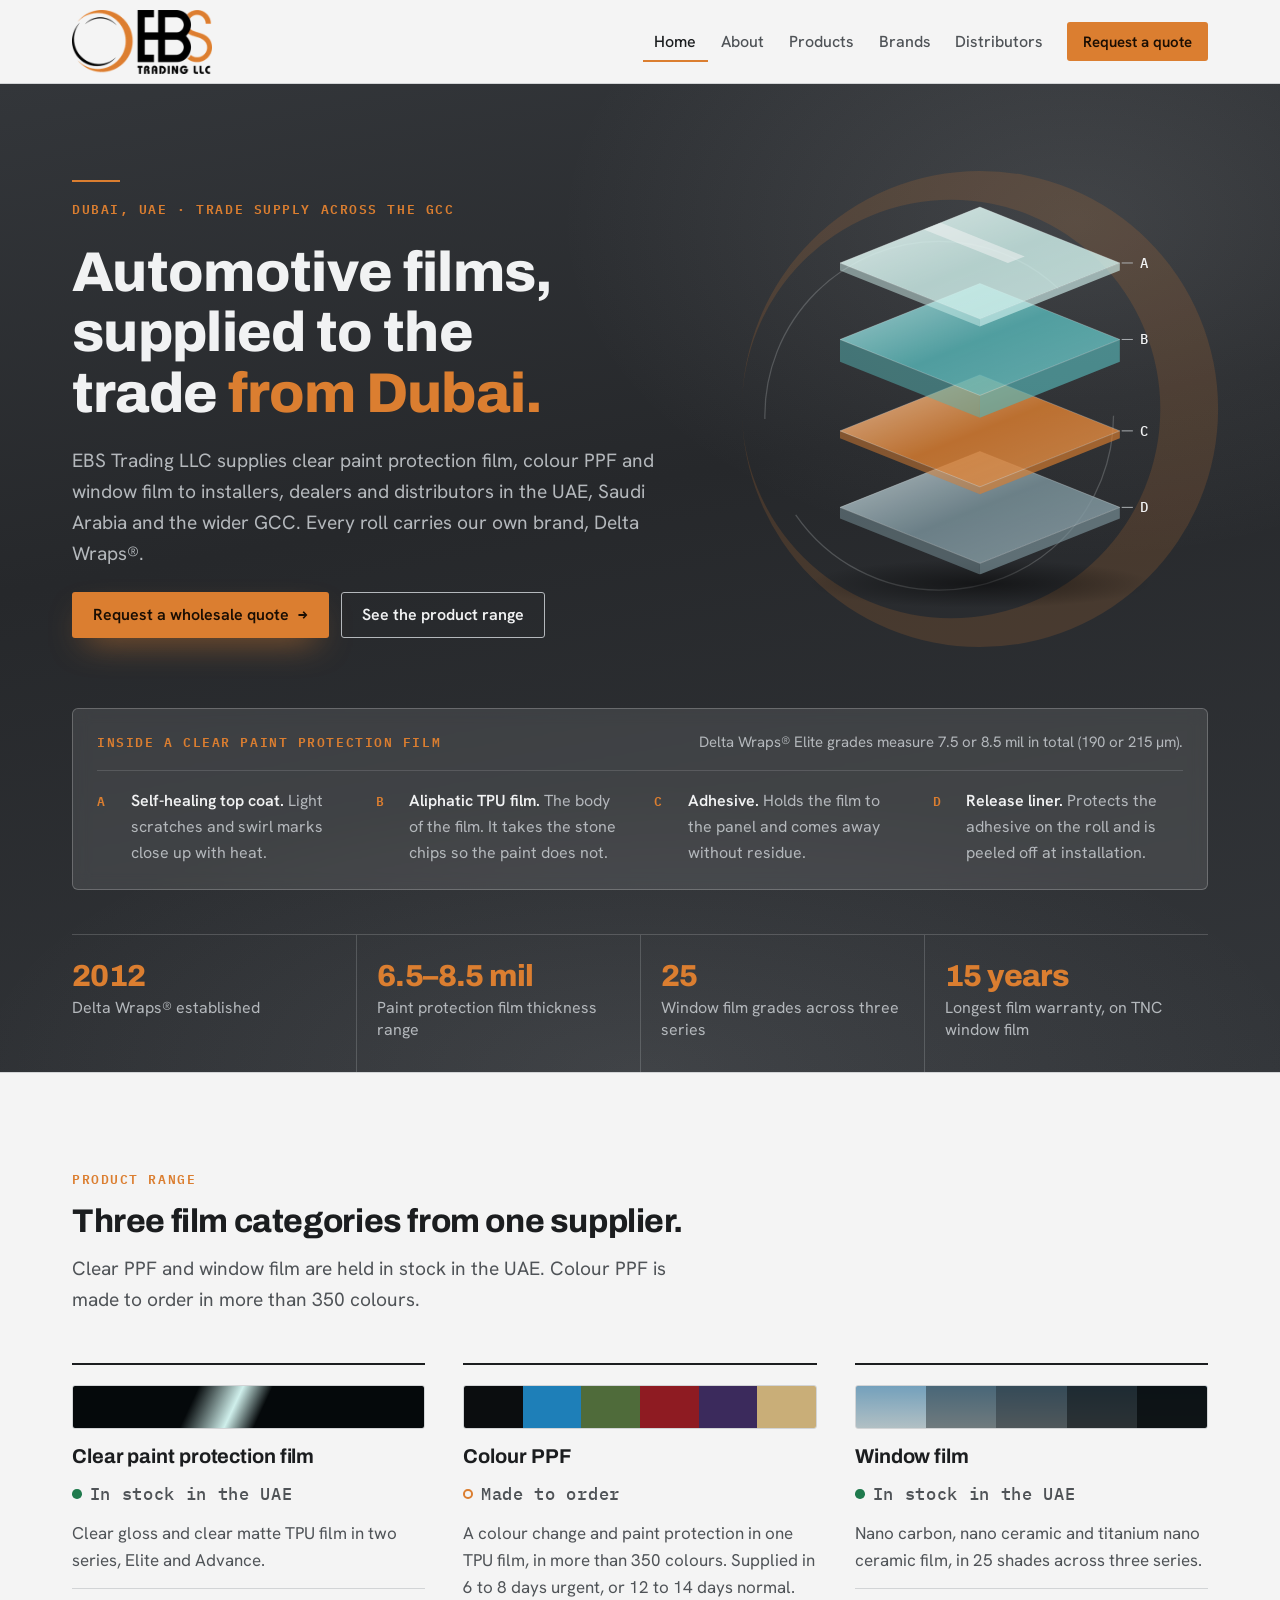
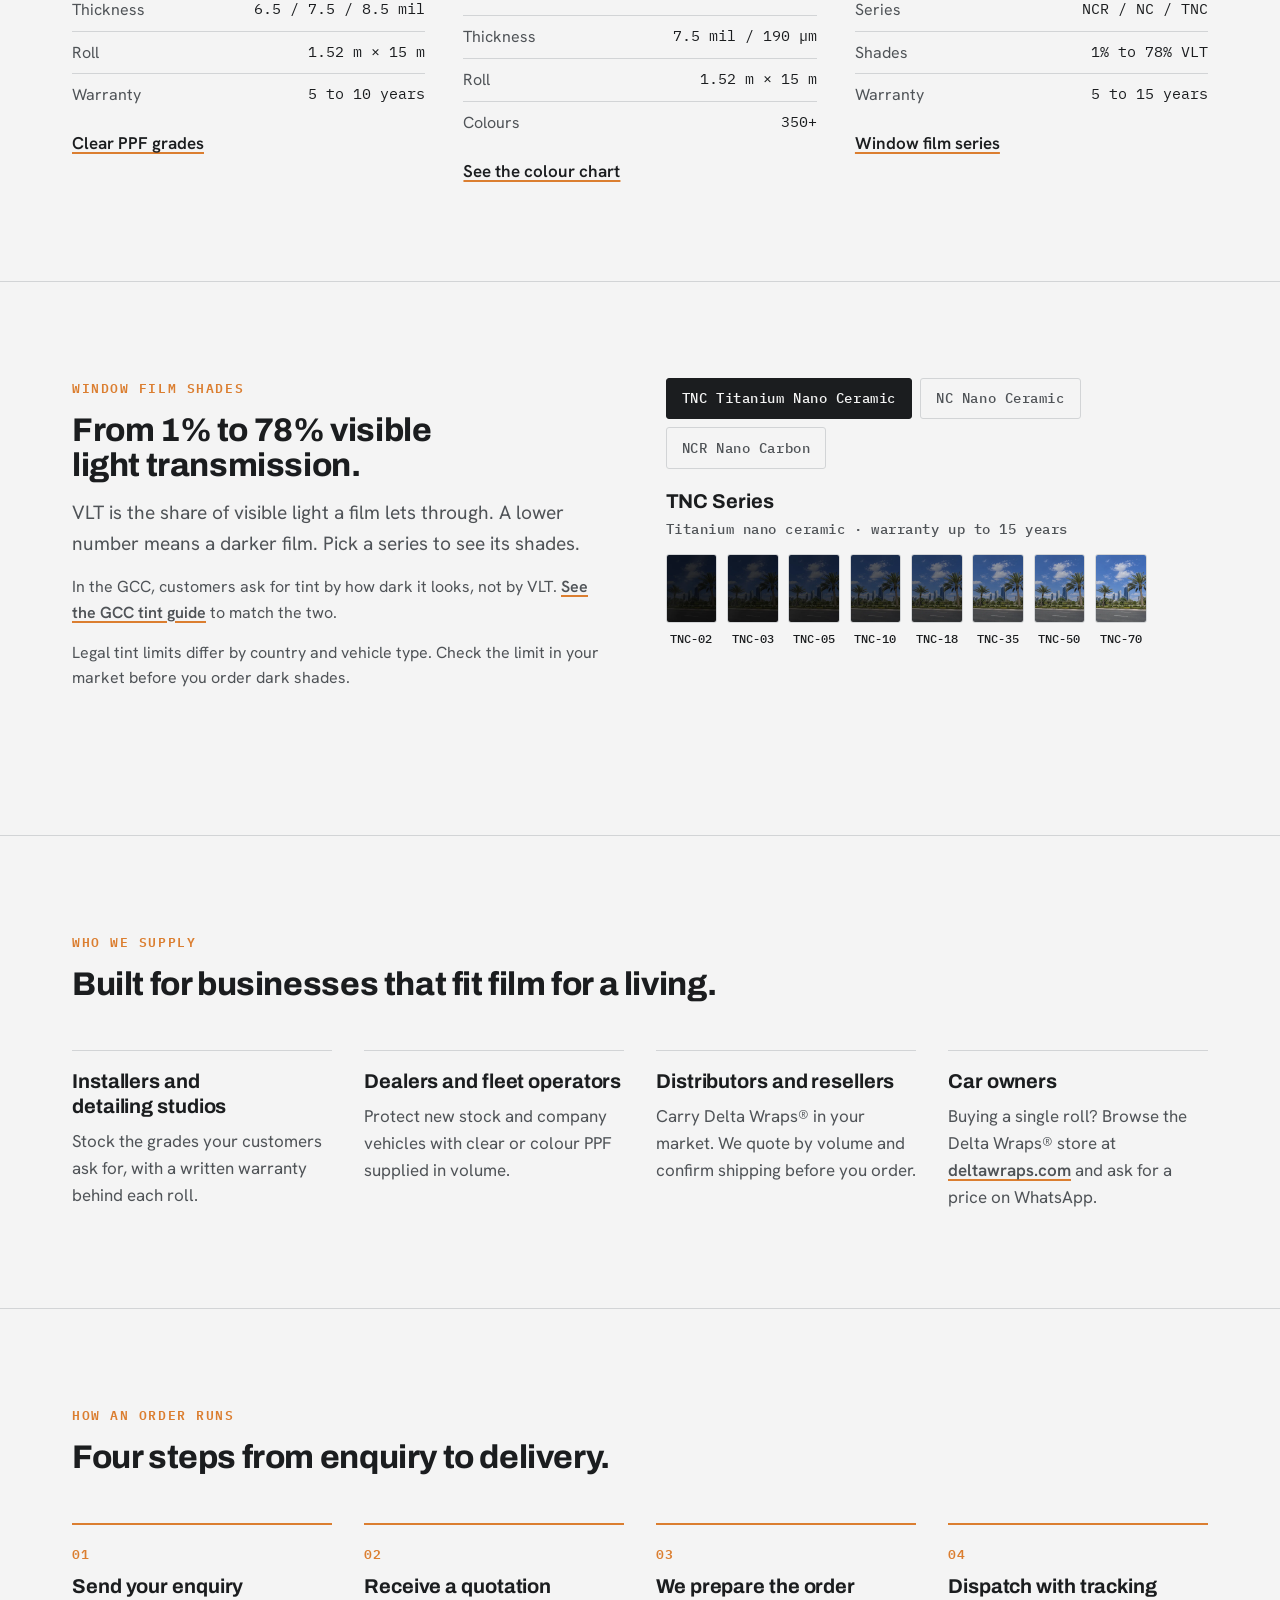
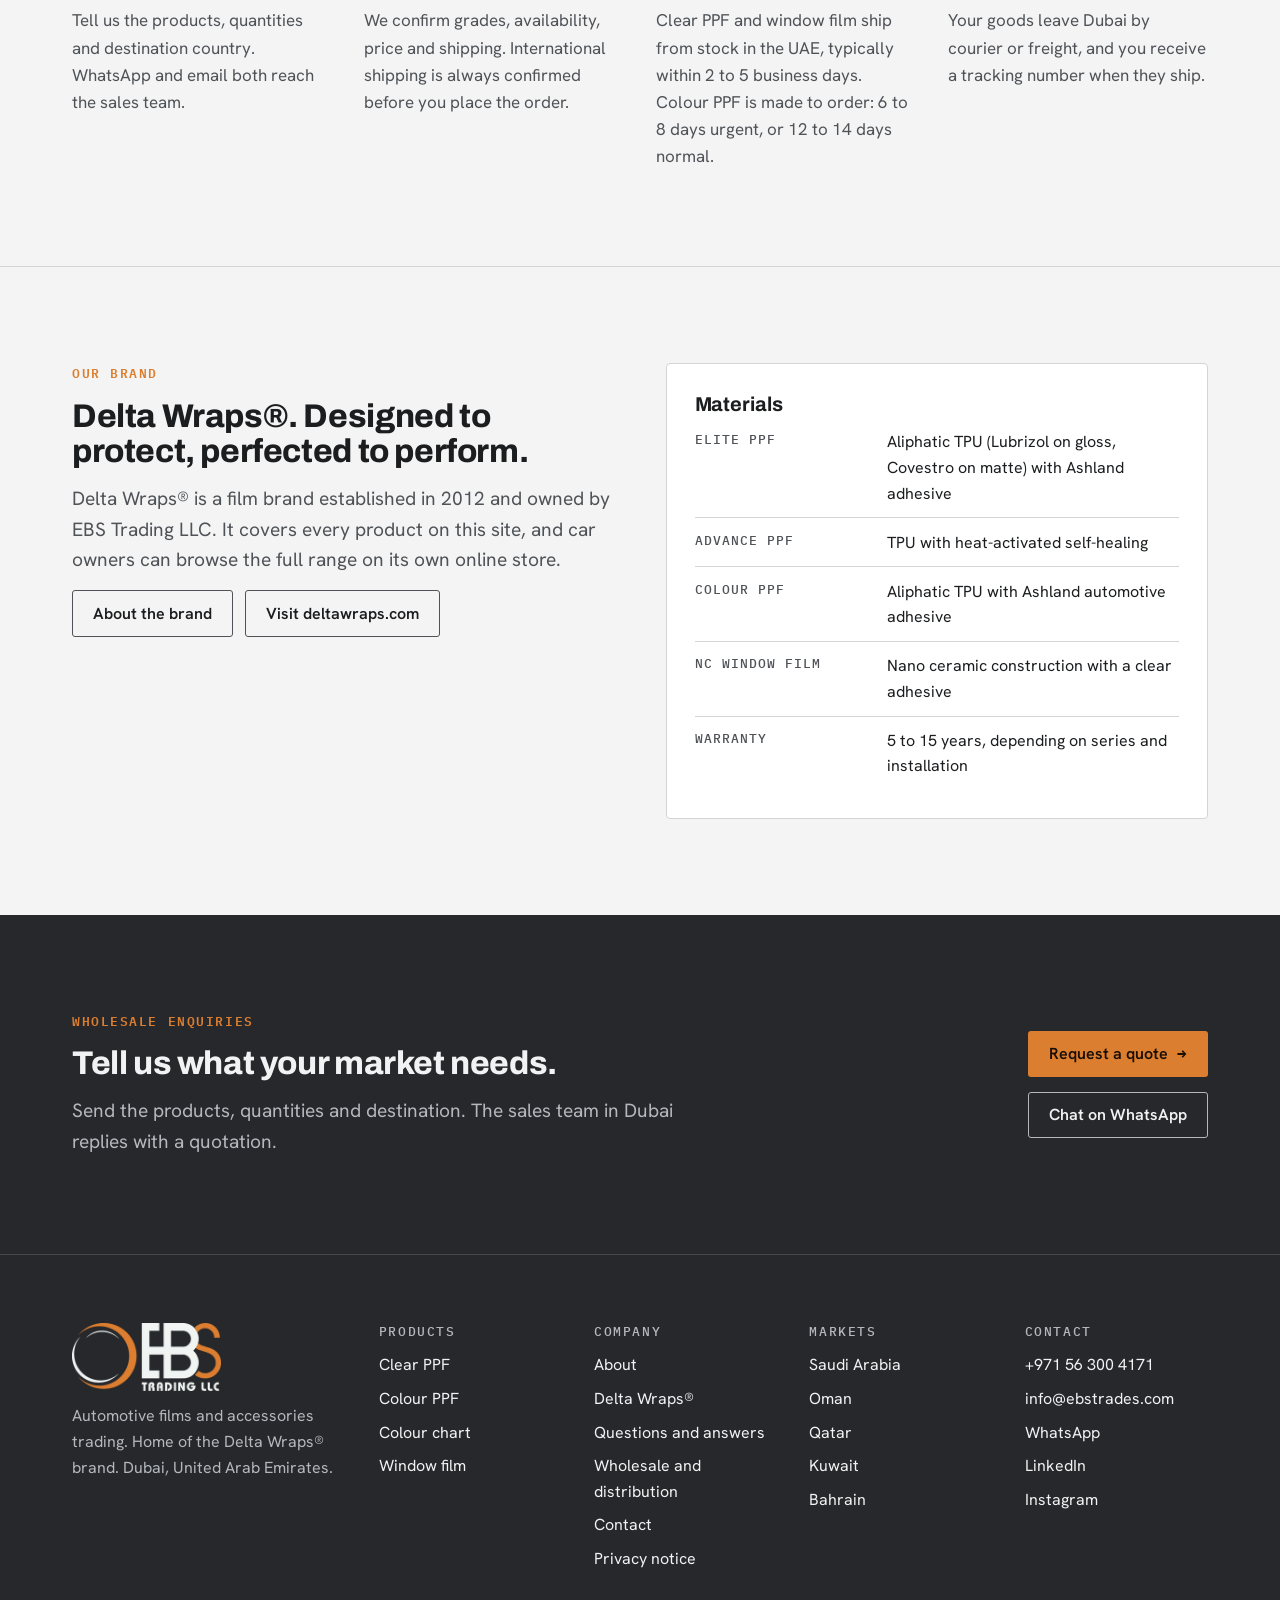
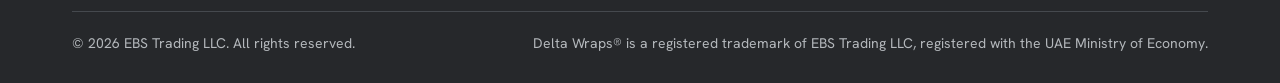
<file: index.html>
<!doctype html>
<html lang="en">
<head>
<!-- Google tag (gtag.js) -->
<script>
  window.dataLayer = window.dataLayer || [];
  function gtag(){dataLayer.push(arguments);}
  gtag('js', new Date());
  gtag('config', 'G-Q1503M00SF');
  window.addEventListener('load', function () {
    var s = document.createElement('script');
    s.async = true;
    s.src = 'https://www.googletagmanager.com/gtag/js?id=G-Q1503M00SF';
    document.head.appendChild(s);
  });
</script>
<meta charset="utf-8">
<meta name="viewport" content="width=device-width, initial-scale=1, viewport-fit=cover">
<title>EBS Trading LLC | Automotive Film Wholesale, Dubai UAE</title>
<meta name="description" content="EBS Trading LLC supplies Delta Wraps clear paint protection film, colour PPF and window film to installers, dealers and distributors across the UAE, Saudi Arabia and the GCC.">
<link rel="canonical" href="https://ebstrades.com/">
<meta property="og:type" content="website">
<meta property="og:site_name" content="EBS Trading LLC">
<meta property="og:title" content="EBS Trading LLC | Automotive Film Wholesale, Dubai UAE">
<meta property="og:description" content="EBS Trading LLC supplies Delta Wraps clear paint protection film, colour PPF and window film to installers, dealers and distributors across the UAE, Saudi Arabia and the GCC.">
<meta property="og:url" content="https://ebstrades.com/">
<meta property="og:image" content="https://ebstrades.com/assets/og-image.png">
<meta name="twitter:card" content="summary">
<meta name="theme-color" content="#26282B">
<link rel="icon" href="assets/favicon.png" type="image/png">
<link rel="apple-touch-icon" href="assets/apple-touch-icon.png">
<link rel="preconnect" href="https://fonts.googleapis.com">
<link rel="preconnect" href="https://fonts.gstatic.com" crossorigin>
<link rel="preload" as="style" href="https://fonts.googleapis.com/css2?family=Archivo:wdth,wght@62..125,100..900&family=Hanken+Grotesk:wght@400;500;600;700&family=IBM+Plex+Mono:wght@400;500&display=swap">
<link rel="stylesheet" href="https://fonts.googleapis.com/css2?family=Archivo:wdth,wght@62..125,100..900&family=Hanken+Grotesk:wght@400;500;600;700&family=IBM+Plex+Mono:wght@400;500&display=swap" media="print" onload="this.media='all'">
<noscript><link rel="stylesheet" href="https://fonts.googleapis.com/css2?family=Archivo:wdth,wght@62..125,100..900&family=Hanken+Grotesk:wght@400;500;600;700&family=IBM+Plex+Mono:wght@400;500&display=swap"></noscript>
<link rel="stylesheet" href="assets/css/site.css?v=e39281ab35">
<script>document.documentElement.className += ' js';</script>
<script type="application/ld+json">{"@context": "https://schema.org", "@type": "Organization", "@id": "https://ebstrades.com/#organization", "name": "EBS Trading LLC", "legalName": "EBS Trading LLC", "url": "https://ebstrades.com/", "logo": "https://ebstrades.com/assets/ebs-logo.png", "email": "info@ebstrades.com", "telephone": "+971563004171", "description": "Trading of automotive films and accessories: clear paint protection film, colour PPF and window film under the Delta Wraps brand.", "address": {"@type": "PostalAddress", "streetAddress": "Dubai Industrial City", "addressLocality": "Dubai", "addressCountry": "AE"}, "areaServed": ["AE", "SA", "OM", "QA", "KW", "BH"], "brand": {"@type": "Brand", "@id": "https://ebstrades.com/brands#delta-wraps", "name": "Delta Wraps", "url": "https://www.deltawraps.com/", "description": "Delta Wraps is a brand of automotive films established in 2012: clear paint protection film, colour PPF and window film. It is a registered trademark of EBS Trading LLC, registered with the UAE Ministry of Economy."}, "contactPoint": {"@type": "ContactPoint", "contactType": "sales", "telephone": "+971563004171", "email": "info@ebstrades.com", "availableLanguage": ["en"]}, "sameAs": ["https://www.deltawraps.com/", "https://www.linkedin.com/company/delta-ppfwf/", "https://www.instagram.com/delta.wraps/", "https://www.facebook.com/deltawraps01", "https://www.tiktok.com/@deltawraps"]}</script>
</head>
<body>
<a class="skip" href="#main">Skip to content</a>
<header class="site-header">
  <div class="wrap header-row">
    <a class="brand" href="index.html" aria-label="EBS Trading LLC home"><img class="brand-logo on-light" src="assets/ebs-logo.webp" alt="EBS Trading LLC" width="320" height="146"><img class="brand-logo on-dark" src="assets/ebs-logo-light.webp" alt="EBS Trading LLC" width="320" height="146"></a>
    <button class="nav-toggle" id="nav-toggle" type="button" aria-expanded="false" aria-controls="site-nav">Menu</button>
    <nav class="nav" id="site-nav" aria-label="Main"><a href="index.html" aria-current="page">Home</a><a href="about.html">About</a><a href="products.html">Products</a><a href="brands.html">Brands</a><a href="distributors.html">Distributors</a><a class="btn btn-primary btn-sm" href="contact.html">Request a quote</a></nav>
  </div>
</header>
<main id="main">
<section class="band hero hero-home">
  <div class="wrap hero-grid">
    <div class="hero-copy">
      <p class="eyebrow">Dubai, UAE &middot; Trade supply across the GCC</p>
      <h1>Automotive films, supplied to the trade <span class="hl">from Dubai.</span></h1>
      <p class="lede">EBS Trading LLC supplies clear paint protection film, colour PPF and window film to installers, dealers and distributors in the UAE, Saudi Arabia and the wider GCC. Every roll carries our own brand, Delta Wraps&reg;.</p>
      <div class="btn-row">
        <a class="btn btn-primary arrow" href="contact.html">Request a wholesale quote</a>
        <a class="btn btn-ghost" href="products.html">See the product range</a>
      </div>
    </div>

    <figure class="stack">
      <svg class="hero-ring" viewBox="0 0 600 600" aria-hidden="true">
        <path class="ring-main" fill-rule="evenodd" d="M300 20a280 280 0 1 0 0 560a280 280 0 1 0 0-560ZM266 54a246 246 0 1 1 0 492a246 246 0 1 1 0-492Z"/>
        <circle class="ring-thin" cx="252" cy="308" r="205"/>
      </svg>
      <svg class="stack-art" viewBox="0 0 420 432" role="img" aria-label="A paint protection film drawn apart into four layers, labelled A to D">
        <defs>
          <linearGradient id="sheen" x1="0" y1="0" x2="1" y2="1">
            <stop offset="0" stop-color="#fff" stop-opacity=".5"/>
            <stop offset=".5" stop-color="#fff" stop-opacity="0"/>
            <stop offset="1" stop-color="#fff" stop-opacity=".14"/>
          </linearGradient>
          <radialGradient id="shade"><stop offset="0" stop-color="#000" stop-opacity=".5"/><stop offset="1" stop-color="#000" stop-opacity="0"/></radialGradient>
        </defs>
        <ellipse cx="210" cy="404" rx="185" ry="26" fill="url(#shade)"/>
        <g class="float">
        <g class="layer layer-d f-liner">
          <polygon class="face-left" points="60,322 210,382 210,394 60,334"/>
          <polygon class="face-right" points="210,382 360,322 360,334 210,394"/>
          <polygon class="face-top" points="60,322 210,262 360,322 210,382"/>
          <polygon class="sheen" points="60,322 210,262 360,322 210,382" fill="url(#sheen)"/>
          <path class="lead" d="M362 322h12"/>
          <text x="382" y="327">D</text>
        </g>
        <g class="layer layer-c f-adh">
          <polygon class="face-left" points="60,240 210,300 210,308 60,248"/>
          <polygon class="face-right" points="210,300 360,240 360,248 210,308"/>
          <polygon class="face-top" points="60,240 210,180 360,240 210,300"/>
          <polygon class="sheen" points="60,240 210,180 360,240 210,300" fill="url(#sheen)"/>
          <path class="lead" d="M362 240h12"/>
          <text x="382" y="245">C</text>
        </g>
        <g class="layer layer-b f-tpu">
          <polygon class="face-left" points="60,142 210,202 210,226 60,166"/>
          <polygon class="face-right" points="210,202 360,142 360,166 210,226"/>
          <polygon class="face-top" points="60,142 210,82 360,142 210,202"/>
          <polygon class="sheen" points="60,142 210,82 360,142 210,202" fill="url(#sheen)"/>
          <path class="lead" d="M362 142h12"/>
          <text x="382" y="147">B</text>
        </g>
        <g class="layer layer-a f-top">
          <polygon class="face-left" points="60,60 210,120 210,128 60,68"/>
          <polygon class="face-right" points="210,120 360,60 360,68 210,128"/>
          <polygon class="face-top" points="60,60 210,0 360,60 210,120"/>
          <polygon class="sheen" points="60,60 210,0 360,60 210,120" fill="url(#sheen)"/>
          <polygon class="glint" points="150,24 168,17 258,53 240,60"/>
          <path class="lead" d="M362 60h12"/>
          <text x="382" y="65">A</text>
        </g>
        </g>
      </svg>
    </figure>
  </div>

  <div class="wrap">
    <div class="stack-panel">
      <p class="strip-cap"><span class="eyebrow">Inside a clear paint protection film</span><span>Delta Wraps&reg; Elite grades measure 7.5 or 8.5 mil in total (190 or 215 &micro;m).</span></p>
      <ol class="stack-key">
        <li><b>A</b><span><strong>Self-healing top coat.</strong> Light scratches and swirl marks close up with heat.</span></li>
        <li><b>B</b><span><strong>Aliphatic TPU film.</strong> The body of the film. It takes the stone chips so the paint does not.</span></li>
        <li><b>C</b><span><strong>Adhesive.</strong> Holds the film to the panel and comes away without residue.</span></li>
        <li><b>D</b><span><strong>Release liner.</strong> Protects the adhesive on the roll and is peeled off at installation.</span></li>
      </ol>
    </div>
  </div>

  <div class="wrap">
    <dl class="facts hero-facts" aria-label="Key figures">
      <div><dt>Delta Wraps&reg; established</dt><dd>2012</dd></div>
      <div><dt>Paint protection film thickness range</dt><dd>6.5&ndash;8.5 mil</dd></div>
      <div><dt>Window film grades across three series</dt><dd>25</dd></div>
      <div><dt>Longest film warranty, on TNC window film</dt><dd>15 years</dd></div>
    </dl>
  </div>
</section>

<section class="section rule-top">
  <div class="wrap">
    <div class="section-head">
      <p class="eyebrow">Product range</p>
      <h2>Three film categories from one supplier.</h2>
      <p class="lede">Clear PPF and window film are held in stock in the UAE. Colour PPF is made to order in more than 350 colours.</p>
    </div>
    <div class="lines">
      <article class="line">
        <div class="swatch swatch-gloss" aria-hidden="true"></div>
        <h3>Clear paint protection film</h3>
        <p class="stock in"><span aria-hidden="true"></span>In stock in the UAE</p>
        <p>Clear gloss and clear matte TPU film in two series, Elite and Advance.</p>
        <dl class="spec-list">
          <div><dt>Thickness</dt><dd>6.5 / 7.5 / 8.5 mil</dd></div>
          <div><dt>Roll</dt><dd>1.52 m &times; 15 m</dd></div>
          <div><dt>Warranty</dt><dd>5 to 10 years</dd></div>
        </dl>
        <a class="text-link" href="products.html#ppf">Clear PPF grades</a>
      </article>
      <article class="line">
        <div class="swatch" aria-hidden="true"><i style="background:#0B0D0F"></i><i style="background:#1E7FB8"></i><i style="background:#4F6B3A"></i><i style="background:#8E1B22"></i><i style="background:#3B2A5C"></i><i style="background:#C9AE78"></i></div>
        <h3>Colour PPF</h3>
        <p class="stock order"><span aria-hidden="true"></span>Made to order</p>
        <p>A colour change and paint protection in one TPU film, in more than 350 colours. Supplied in 6 to 8 days urgent, or 12 to 14 days normal.</p>
        <dl class="spec-list">
          <div><dt>Thickness</dt><dd>7.5 mil / 190 &micro;m</dd></div>
          <div><dt>Roll</dt><dd>1.52 m &times; 15 m</dd></div>
          <div><dt>Colours</dt><dd>350+</dd></div>
        </dl>
        <a class="text-link" href="colour-ppf.html">See the colour chart</a>
      </article>
      <article class="line">
        <div class="swatch swatch-tint" aria-hidden="true"><i style="opacity:.2"></i><i style="opacity:.5"></i><i style="opacity:.65"></i><i style="opacity:.82"></i><i style="opacity:.95"></i></div>
        <h3>Window film</h3>
        <p class="stock in"><span aria-hidden="true"></span>In stock in the UAE</p>
        <p>Nano carbon, nano ceramic and titanium nano ceramic film, in 25 shades across three series.</p>
        <dl class="spec-list">
          <div><dt>Series</dt><dd>NCR / NC / TNC</dd></div>
          <div><dt>Shades</dt><dd>1% to 78% VLT</dd></div>
          <div><dt>Warranty</dt><dd>5 to 15 years</dd></div>
        </dl>
        <a class="text-link" href="products.html#window-film">Window film series</a>
      </article>
    </div>
  </div>
</section>

<section class="section rule-top">
  <div class="wrap cols-2">
    <div class="section-head">
      <p class="eyebrow">Window film shades</p>
      <h2>From 1% to 78% visible light transmission.</h2>
      <p class="lede">VLT is the share of visible light a film lets through. A lower number means a darker film. Pick a series to see its shades.</p>
      <p class="note">In the GCC, customers ask for tint by how dark it looks, not by VLT. <a class="text-link" href="products.html#tint-guide">See the GCC tint guide</a> to match the two.</p>
      <p class="note">Legal tint limits differ by country and vehicle type. Check the limit in your market before you order dark shades.</p>
    </div>
    <div class="vlt" data-vlt-tabs>
      <div class="vlt-tabs" role="tablist" aria-label="Window film series" hidden>
        <button type="button" role="tab" id="tab-tnc" aria-controls="panel-tnc" aria-selected="true">TNC Titanium Nano Ceramic</button>
        <button type="button" role="tab" id="tab-nc" aria-controls="panel-nc" aria-selected="false">NC Nano Ceramic</button>
        <button type="button" role="tab" id="tab-ncr" aria-controls="panel-ncr" aria-selected="false">NCR Nano Carbon</button>
      </div>
      <div class="vlt-series" role="tabpanel" id="panel-tnc" aria-labelledby="tab-tnc">
        <h3>TNC Series <small>Titanium nano ceramic &middot; warranty up to 15 years</small></h3>
        <ul class="vlt-row"><li class="pane-wrap"><img class="pane" src="assets/shades/vlt-02.webp" width="360" height="480" loading="lazy" decoding="async" alt="View through 2% VLT film"><span>TNC-02</span></li><li class="pane-wrap"><img class="pane" src="assets/shades/vlt-03.webp" width="360" height="480" loading="lazy" decoding="async" alt="View through 3% VLT film"><span>TNC-03</span></li><li class="pane-wrap"><img class="pane" src="assets/shades/vlt-05.webp" width="360" height="480" loading="lazy" decoding="async" alt="View through 5% VLT film"><span>TNC-05</span></li><li class="pane-wrap"><img class="pane" src="assets/shades/vlt-10.webp" width="360" height="480" loading="lazy" decoding="async" alt="View through 10% VLT film"><span>TNC-10</span></li><li class="pane-wrap"><img class="pane" src="assets/shades/vlt-18.webp" width="360" height="480" loading="lazy" decoding="async" alt="View through 18% VLT film"><span>TNC-18</span></li><li class="pane-wrap"><img class="pane" src="assets/shades/vlt-35.webp" width="360" height="480" loading="lazy" decoding="async" alt="View through 35% VLT film"><span>TNC-35</span></li><li class="pane-wrap"><img class="pane" src="assets/shades/vlt-50.webp" width="360" height="480" loading="lazy" decoding="async" alt="View through 50% VLT film"><span>TNC-50</span></li><li class="pane-wrap"><img class="pane" src="assets/shades/vlt-70.webp" width="360" height="480" loading="lazy" decoding="async" alt="View through 70% VLT film"><span>TNC-70</span></li></ul>
      </div>
      <div class="vlt-series" role="tabpanel" id="panel-nc" aria-labelledby="tab-nc">
        <h3>NC Series <small>Nano ceramic &middot; warranty up to 8 years</small></h3>
        <ul class="vlt-row"><li class="pane-wrap"><img class="pane" src="assets/shades/vlt-01.webp" width="360" height="480" loading="lazy" decoding="async" alt="View through 1% VLT film"><span>NC-01</span></li><li class="pane-wrap"><img class="pane" src="assets/shades/vlt-03.webp" width="360" height="480" loading="lazy" decoding="async" alt="View through 3% VLT film"><span>NC-03</span></li><li class="pane-wrap"><img class="pane" src="assets/shades/vlt-05.webp" width="360" height="480" loading="lazy" decoding="async" alt="View through 5% VLT film"><span>NC-05</span></li><li class="pane-wrap"><img class="pane" src="assets/shades/vlt-10.webp" width="360" height="480" loading="lazy" decoding="async" alt="View through 10% VLT film"><span>NC-10</span></li><li class="pane-wrap"><img class="pane" src="assets/shades/vlt-18.webp" width="360" height="480" loading="lazy" decoding="async" alt="View through 18% VLT film"><span>NC-18</span></li><li class="pane-wrap"><img class="pane" src="assets/shades/vlt-35.webp" width="360" height="480" loading="lazy" decoding="async" alt="View through 35% VLT film"><span>NC-35</span></li><li class="pane-wrap"><img class="pane" src="assets/shades/vlt-50.webp" width="360" height="480" loading="lazy" decoding="async" alt="View through 50% VLT film"><span>NC-50</span></li><li class="pane-wrap"><img class="pane" src="assets/shades/vlt-70.webp" width="360" height="480" loading="lazy" decoding="async" alt="View through 70% VLT film"><span>NC-70</span></li></ul>
      </div>
      <div class="vlt-series" role="tabpanel" id="panel-ncr" aria-labelledby="tab-ncr">
        <h3>NCR Series <small>Nano carbon &middot; warranty up to 5 years</small></h3>
        <ul class="vlt-row"><li class="pane-wrap"><img class="pane" src="assets/shades/vlt-01.webp" width="360" height="480" loading="lazy" decoding="async" alt="View through 1% VLT film"><span>NCR-01</span></li><li class="pane-wrap"><img class="pane" src="assets/shades/vlt-03.webp" width="360" height="480" loading="lazy" decoding="async" alt="View through 3% VLT film"><span>NCR-03</span></li><li class="pane-wrap"><img class="pane" src="assets/shades/vlt-05.webp" width="360" height="480" loading="lazy" decoding="async" alt="View through 5% VLT film"><span>NCR-05</span></li><li class="pane-wrap"><img class="pane" src="assets/shades/vlt-10.webp" width="360" height="480" loading="lazy" decoding="async" alt="View through 10% VLT film"><span>NCR-10</span></li><li class="pane-wrap"><img class="pane" src="assets/shades/vlt-18.webp" width="360" height="480" loading="lazy" decoding="async" alt="View through 18% VLT film"><span>NCR-18</span></li><li class="pane-wrap"><img class="pane" src="assets/shades/vlt-35.webp" width="360" height="480" loading="lazy" decoding="async" alt="View through 35% VLT film"><span>NCR-35</span></li><li class="pane-wrap"><img class="pane" src="assets/shades/vlt-50.webp" width="360" height="480" loading="lazy" decoding="async" alt="View through 50% VLT film"><span>NCR-50</span></li><li class="pane-wrap"><img class="pane" src="assets/shades/vlt-70.webp" width="360" height="480" loading="lazy" decoding="async" alt="View through 70% VLT film"><span>NCR-70</span></li><li class="pane-wrap"><img class="pane" src="assets/shades/vlt-78.webp" width="360" height="480" loading="lazy" decoding="async" alt="View through 78% VLT film"><span>NCR-78</span></li></ul>
      </div>
    </div>
  </div>
</section>

<section class="section rule-top">
  <div class="wrap">
    <div class="section-head">
      <p class="eyebrow">Who we supply</p>
      <h2>Built for businesses that fit film for a living.</h2>
    </div>
    <div class="cols-4">
      <div class="item">
        <h3>Installers and detailing studios</h3>
        <p>Stock the grades your customers ask for, with a written warranty behind each roll.</p>
      </div>
      <div class="item">
        <h3>Dealers and fleet operators</h3>
        <p>Protect new stock and company vehicles with clear or colour PPF supplied in volume.</p>
      </div>
      <div class="item">
        <h3>Distributors and resellers</h3>
        <p>Carry Delta Wraps&reg; in your market. We quote by volume and confirm shipping before you order.</p>
      </div>
      <div class="item">
        <h3>Car owners</h3>
        <p>Buying a single roll? Browse the Delta Wraps&reg; store at <a class="text-link" href="https://www.deltawraps.com" rel="noopener">deltawraps.com</a> and ask for a price on WhatsApp.</p>
      </div>
    </div>
  </div>
</section>

<section class="section rule-top">
  <div class="wrap">
    <div class="section-head">
      <p class="eyebrow">How an order runs</p>
      <h2>Four steps from enquiry to delivery.</h2>
    </div>
    <ol class="steps cols-4">
      <li>
        <h3>Send your enquiry</h3>
        <p>Tell us the products, quantities and destination country. WhatsApp and email both reach the sales team.</p>
      </li>
      <li>
        <h3>Receive a quotation</h3>
        <p>We confirm grades, availability, price and shipping. International shipping is always confirmed before you place the order.</p>
      </li>
      <li>
        <h3>We prepare the order</h3>
        <p>Clear PPF and window film ship from stock in the UAE, typically within 2 to 5 business days. Colour PPF is made to order: 6 to 8 days urgent, or 12 to 14 days normal.</p>
      </li>
      <li>
        <h3>Dispatch with tracking</h3>
        <p>Your goods leave Dubai by courier or freight, and you receive a tracking number when they ship.</p>
      </li>
    </ol>
  </div>
</section>

<section class="section rule-top">
  <div class="wrap cols-2">
    <div class="section-head" style="margin-bottom:0">
      <p class="eyebrow">Our brand</p>
      <h2>Delta Wraps&reg;. Designed to protect, perfected to perform.</h2>
      <p class="lede">Delta Wraps&reg; is a film brand established in 2012 and owned by EBS Trading LLC. It covers every product on this site, and car owners can browse the full range on its own online store.</p>
      <div class="btn-row">
        <a class="btn btn-ghost" href="brands.html">About the brand</a>
        <a class="btn btn-ghost" href="https://www.deltawraps.com" rel="noopener">Visit deltawraps.com</a>
      </div>
    </div>
    <div class="panel">
      <h3>Materials</h3>
      <dl class="kv">
        <div><dt>Elite PPF</dt><dd>Aliphatic TPU (Lubrizol on gloss, Covestro on matte) with Ashland adhesive</dd></div>
        <div><dt>Advance PPF</dt><dd>TPU with heat-activated self-healing</dd></div>
        <div><dt>Colour PPF</dt><dd>Aliphatic TPU with Ashland automotive adhesive</dd></div>
        <div><dt>NC window film</dt><dd>Nano ceramic construction with a clear adhesive</dd></div>
        <div><dt>Warranty</dt><dd>5 to 15 years, depending on series and installation</dd></div>
      </dl>
    </div>
  </div>
</section>

<section class="band section">
  <div class="wrap cta">
    <div>
      <p class="eyebrow">Wholesale enquiries</p>
      <h2>Tell us what your market needs.</h2>
      <p class="lede">Send the products, quantities and destination. The sales team in Dubai replies with a quotation.</p>
    </div>
    <div class="btn-row">
      <a class="btn btn-primary arrow" href="contact.html">Request a quote</a>
      <a class="btn btn-ghost" href="https://wa.me/message/D7ZCB5GSL6PWH1" rel="noopener">Chat on WhatsApp</a>
    </div>
  </div>
</section>
</main>
<footer class="band site-footer" style="border-top:1px solid var(--band-line)">
  <div class="wrap">
    <div class="footer-grid">
      <div>
        <img class="brand-logo footer-logo" src="assets/ebs-logo-light.webp" alt="EBS Trading LLC" width="320" height="146" loading="lazy">
        <p>Automotive films and accessories trading. Home of the Delta Wraps&reg; brand. Dubai, United Arab Emirates.</p>
      </div>
      <div>
        <h2>Products</h2>
        <ul>
          <li><a href="products.html#ppf">Clear PPF</a></li>
          <li><a href="products.html#colour-ppf">Colour PPF</a></li>
          <li><a href="colour-ppf.html">Colour chart</a></li>
          <li><a href="products.html#window-film">Window film</a></li>
        </ul>
      </div>
      <div>
        <h2>Company</h2>
        <ul>
          <li><a href="about.html">About</a></li>
          <li><a href="brands.html">Delta Wraps&reg;</a></li>
          <li><a href="delta-wraps-faq.html">Questions and answers</a></li>
          <li><a href="distributors.html">Wholesale and distribution</a></li>
          <li><a href="contact.html">Contact</a></li>
          <li><a href="privacy.html">Privacy notice</a></li>
        </ul>
      </div>
      <div>
        <h2>Markets</h2>
        <ul>
          <li><a href="saudi-arabia.html">Saudi Arabia</a></li>
          <li><a href="oman.html">Oman</a></li>
          <li><a href="qatar.html">Qatar</a></li>
          <li><a href="kuwait.html">Kuwait</a></li>
          <li><a href="bahrain.html">Bahrain</a></li>
        </ul>
      </div>
      <div>
        <h2>Contact</h2>
        <ul>
          <li><a href="tel:+971563004171">+971 56 300 4171</a></li>
          <li><a href="mailto:info@ebstrades.com">info@ebstrades.com</a></li>
          <li><a href="https://wa.me/message/D7ZCB5GSL6PWH1" rel="noopener">WhatsApp</a></li>
          <li><a href="https://www.linkedin.com/company/delta-ppfwf/" rel="noopener">LinkedIn</a></li>
          <li><a href="https://www.instagram.com/delta.wraps/" rel="noopener">Instagram</a></li>
        </ul>
      </div>
    </div>
    <div class="footer-base">
      <span>&copy; 2026 EBS Trading LLC. All rights reserved.</span>
      <span>Delta Wraps&reg; is a registered trademark of EBS Trading LLC, registered with the UAE Ministry of Economy.</span>
    </div>
  </div>
</footer>
<script src="assets/js/site.js?v=ae72c5ba86" defer></script>
</body>
</html>
</file>
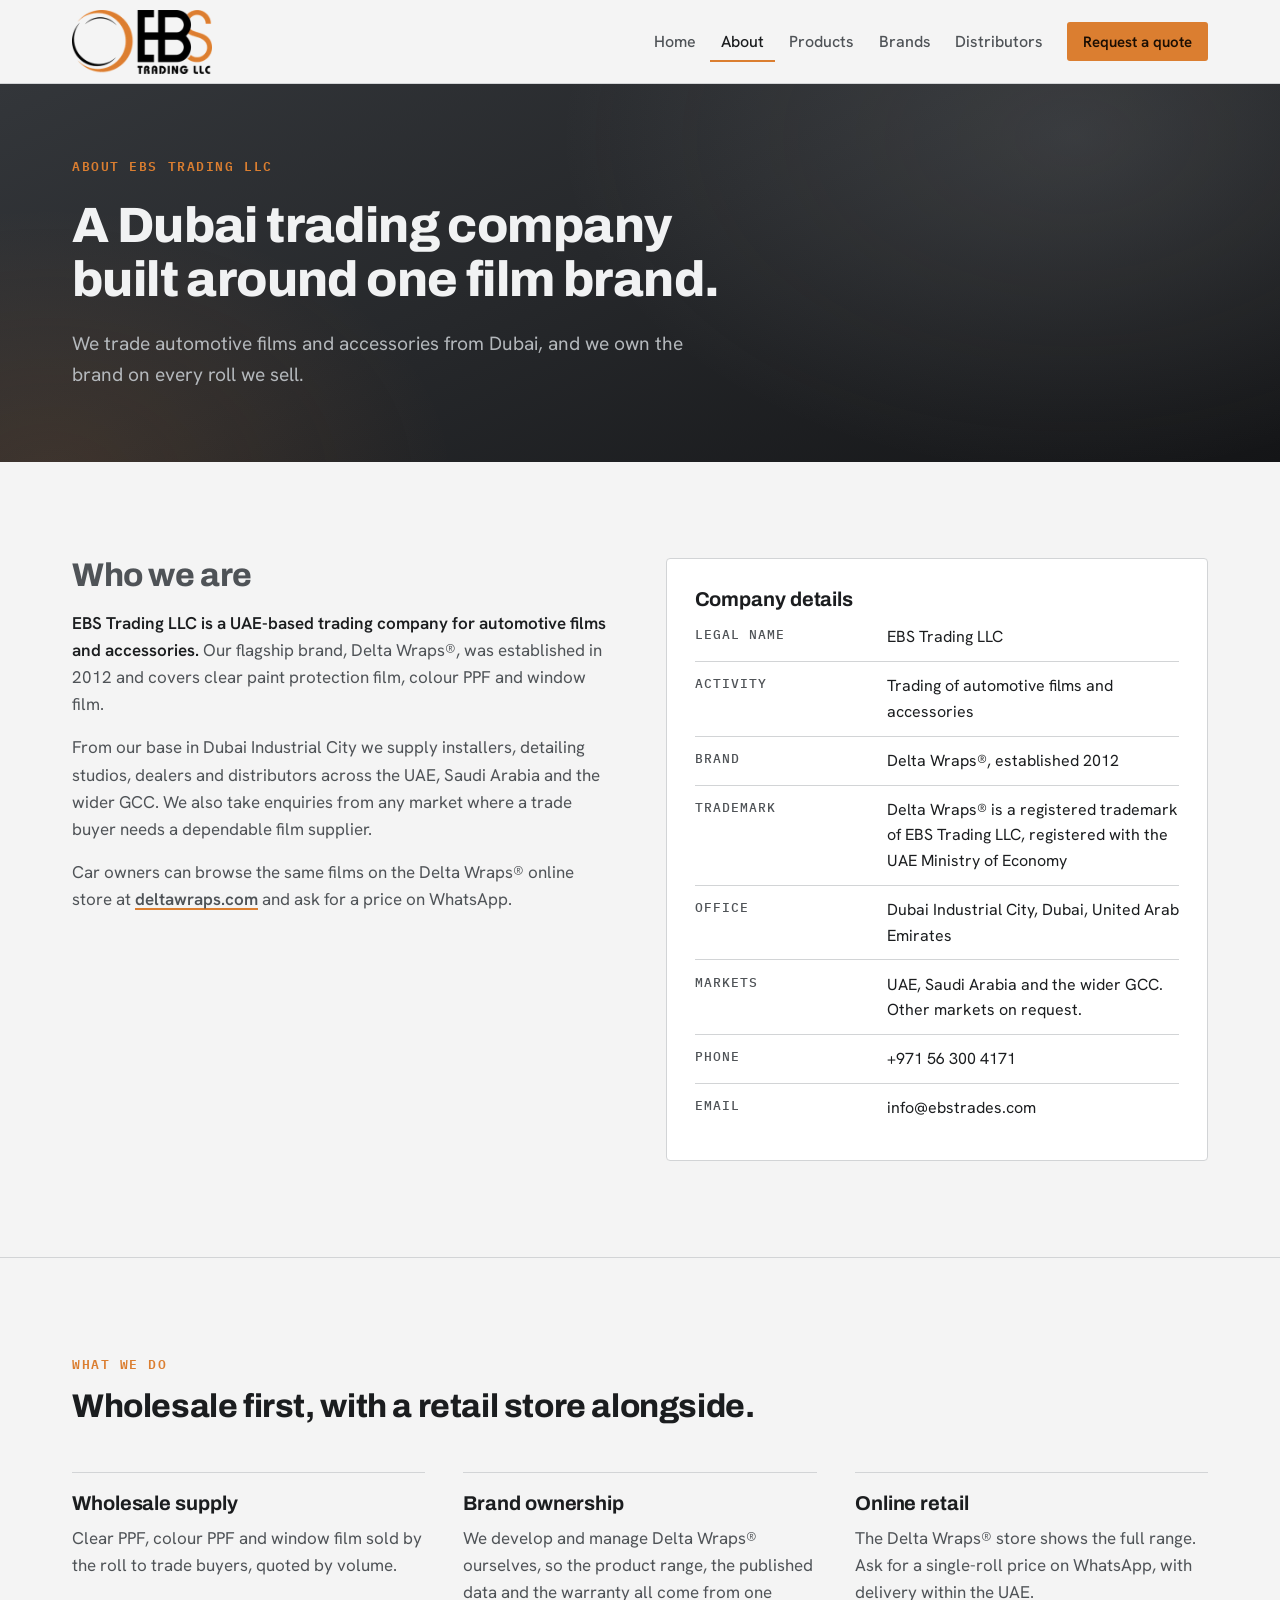
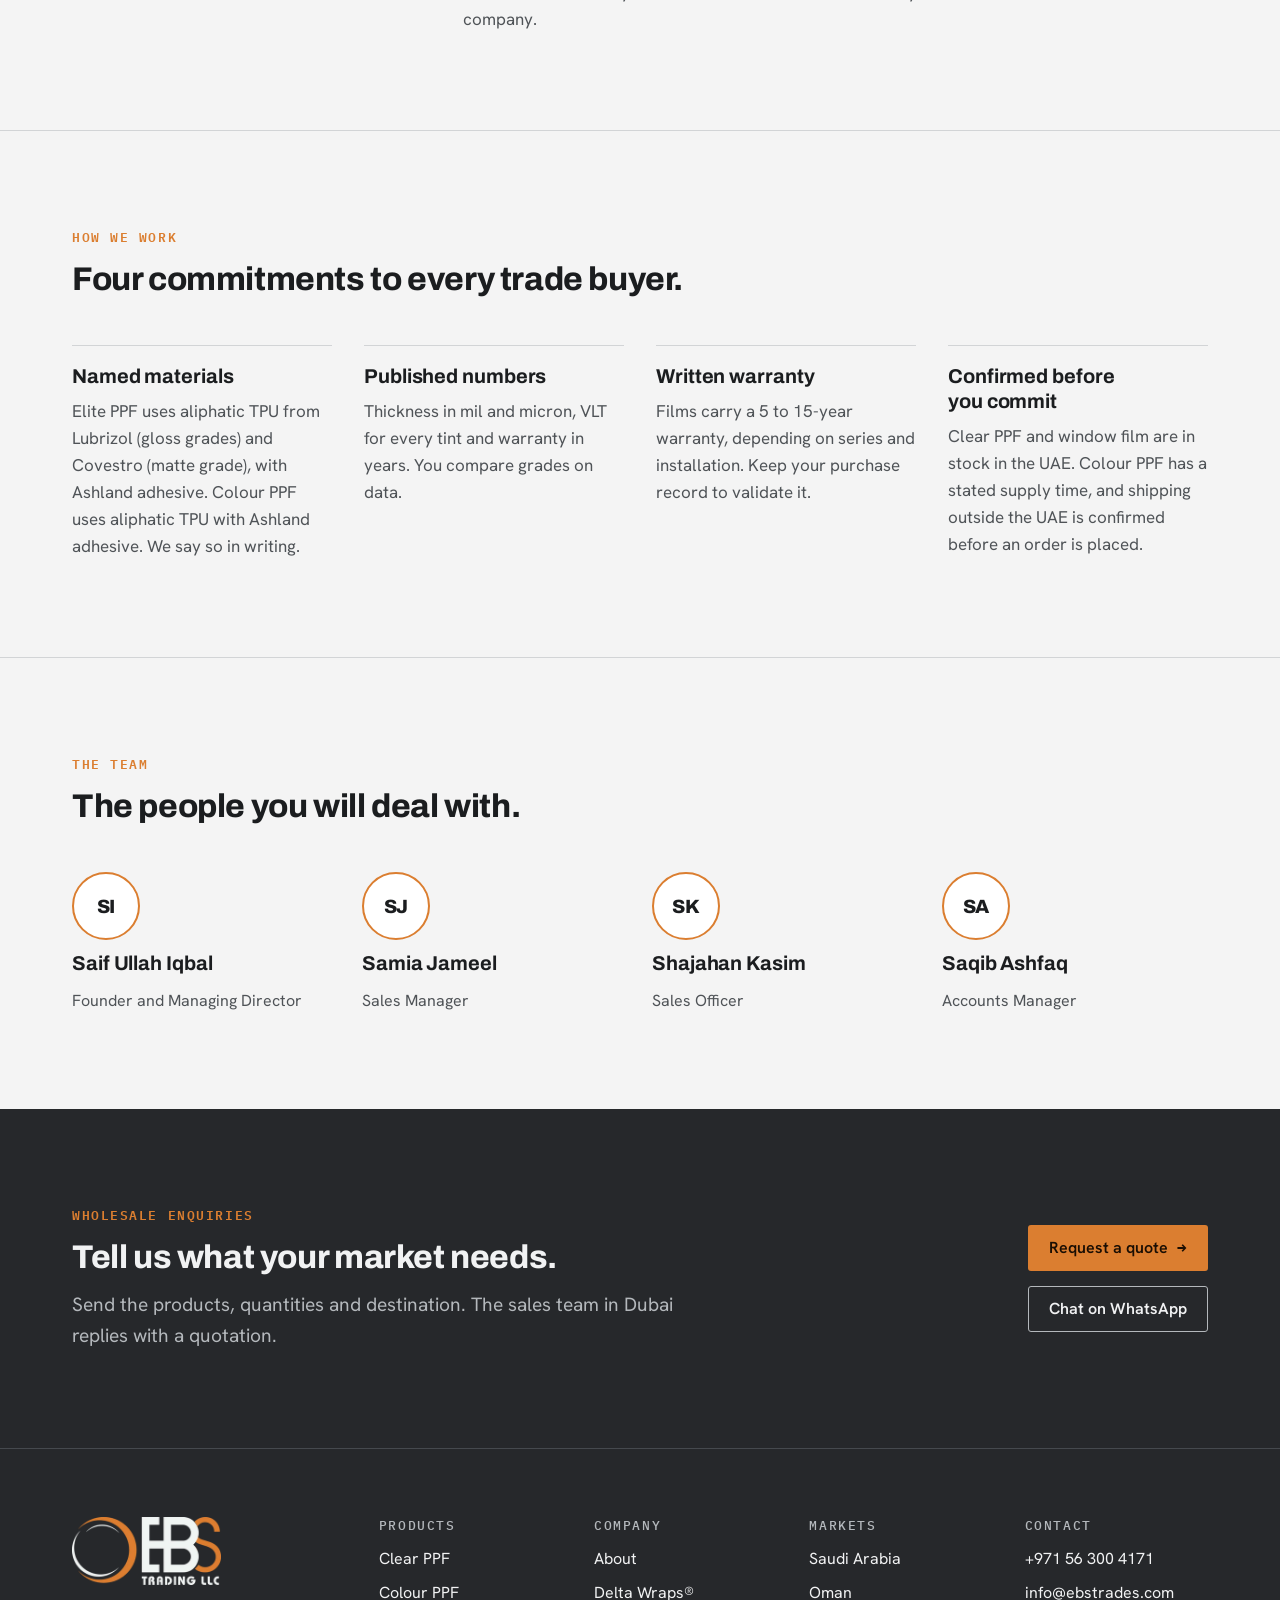
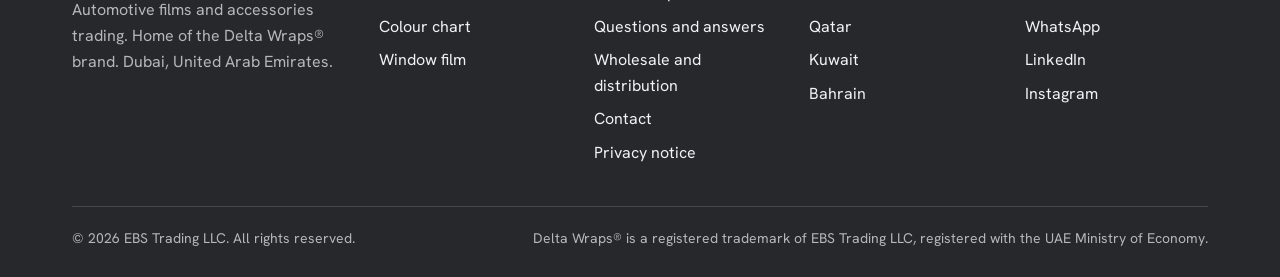
<file: about.html>
<!doctype html>
<html lang="en">
<head>
<!-- Google tag (gtag.js) -->
<script>
  window.dataLayer = window.dataLayer || [];
  function gtag(){dataLayer.push(arguments);}
  gtag('js', new Date());
  gtag('config', 'G-Q1503M00SF');
  window.addEventListener('load', function () {
    var s = document.createElement('script');
    s.async = true;
    s.src = 'https://www.googletagmanager.com/gtag/js?id=G-Q1503M00SF';
    document.head.appendChild(s);
  });
</script>
<meta charset="utf-8">
<meta name="viewport" content="width=device-width, initial-scale=1, viewport-fit=cover">
<title>About EBS Trading LLC | Automotive Films Trading, Dubai</title>
<meta name="description" content="EBS Trading LLC is a Dubai trading company for automotive films and accessories and the owner of the Delta Wraps brand, established in 2012.">
<link rel="canonical" href="https://ebstrades.com/about">
<meta property="og:type" content="website">
<meta property="og:site_name" content="EBS Trading LLC">
<meta property="og:title" content="About EBS Trading LLC | Automotive Films Trading, Dubai">
<meta property="og:description" content="EBS Trading LLC is a Dubai trading company for automotive films and accessories and the owner of the Delta Wraps brand, established in 2012.">
<meta property="og:url" content="https://ebstrades.com/about">
<meta property="og:image" content="https://ebstrades.com/assets/og-image.png">
<meta name="twitter:card" content="summary">
<meta name="theme-color" content="#26282B">
<link rel="icon" href="assets/favicon.png" type="image/png">
<link rel="apple-touch-icon" href="assets/apple-touch-icon.png">
<link rel="preconnect" href="https://fonts.googleapis.com">
<link rel="preconnect" href="https://fonts.gstatic.com" crossorigin>
<link rel="preload" as="style" href="https://fonts.googleapis.com/css2?family=Archivo:wdth,wght@62..125,100..900&family=Hanken+Grotesk:wght@400;500;600;700&family=IBM+Plex+Mono:wght@400;500&display=swap">
<link rel="stylesheet" href="https://fonts.googleapis.com/css2?family=Archivo:wdth,wght@62..125,100..900&family=Hanken+Grotesk:wght@400;500;600;700&family=IBM+Plex+Mono:wght@400;500&display=swap" media="print" onload="this.media='all'">
<noscript><link rel="stylesheet" href="https://fonts.googleapis.com/css2?family=Archivo:wdth,wght@62..125,100..900&family=Hanken+Grotesk:wght@400;500;600;700&family=IBM+Plex+Mono:wght@400;500&display=swap"></noscript>
<link rel="stylesheet" href="assets/css/site.css?v=e39281ab35">
<script>document.documentElement.className += ' js';</script>
<script type="application/ld+json">{"@context": "https://schema.org", "@type": "Organization", "@id": "https://ebstrades.com/#organization", "name": "EBS Trading LLC", "legalName": "EBS Trading LLC", "url": "https://ebstrades.com/", "logo": "https://ebstrades.com/assets/ebs-logo.png", "email": "info@ebstrades.com", "telephone": "+971563004171", "description": "Trading of automotive films and accessories: clear paint protection film, colour PPF and window film under the Delta Wraps brand.", "address": {"@type": "PostalAddress", "streetAddress": "Dubai Industrial City", "addressLocality": "Dubai", "addressCountry": "AE"}, "areaServed": ["AE", "SA", "OM", "QA", "KW", "BH"], "brand": {"@type": "Brand", "@id": "https://ebstrades.com/brands#delta-wraps", "name": "Delta Wraps", "url": "https://www.deltawraps.com/", "description": "Delta Wraps is a brand of automotive films established in 2012: clear paint protection film, colour PPF and window film. It is a registered trademark of EBS Trading LLC, registered with the UAE Ministry of Economy."}, "contactPoint": {"@type": "ContactPoint", "contactType": "sales", "telephone": "+971563004171", "email": "info@ebstrades.com", "availableLanguage": ["en"]}, "sameAs": ["https://www.deltawraps.com/", "https://www.linkedin.com/company/delta-ppfwf/", "https://www.instagram.com/delta.wraps/", "https://www.facebook.com/deltawraps01", "https://www.tiktok.com/@deltawraps"]}</script>
</head>
<body>
<a class="skip" href="#main">Skip to content</a>
<header class="site-header">
  <div class="wrap header-row">
    <a class="brand" href="index.html" aria-label="EBS Trading LLC home"><img class="brand-logo on-light" src="assets/ebs-logo.webp" alt="EBS Trading LLC" width="320" height="146"><img class="brand-logo on-dark" src="assets/ebs-logo-light.webp" alt="EBS Trading LLC" width="320" height="146"></a>
    <button class="nav-toggle" id="nav-toggle" type="button" aria-expanded="false" aria-controls="site-nav">Menu</button>
    <nav class="nav" id="site-nav" aria-label="Main"><a href="index.html">Home</a><a href="about.html" aria-current="page">About</a><a href="products.html">Products</a><a href="brands.html">Brands</a><a href="distributors.html">Distributors</a><a class="btn btn-primary btn-sm" href="contact.html">Request a quote</a></nav>
  </div>
</header>
<main id="main">
<section class="band page-hero">
  <div class="wrap">
    <div class="hero-copy">
      <p class="eyebrow">About EBS Trading LLC</p>
      <h1>A Dubai trading company built around one film brand.</h1>
      <p class="lede">We trade automotive films and accessories from Dubai, and we own the brand on every roll we sell.</p>
    </div>
  </div>
</section>

<section class="section">
  <div class="wrap cols-2">
    <div class="prose">
      <h2>Who we are</h2>
      <p><strong>EBS Trading LLC is a UAE-based trading company for automotive films and accessories.</strong> Our flagship brand, Delta Wraps&reg;, was established in 2012 and covers clear paint protection film, colour PPF and window film.</p>
      <p>From our base in Dubai Industrial City we supply installers, detailing studios, dealers and distributors across the UAE, Saudi Arabia and the wider GCC. We also take enquiries from any market where a trade buyer needs a dependable film supplier.</p>
      <p>Car owners can browse the same films on the Delta Wraps&reg; online store at <a class="text-link" href="https://www.deltawraps.com" rel="noopener">deltawraps.com</a> and ask for a price on WhatsApp.</p>
    </div>
    <div class="panel">
      <h3>Company details</h3>
      <dl class="kv">
        <div><dt>Legal name</dt><dd>EBS Trading LLC</dd></div>
        <div><dt>Activity</dt><dd>Trading of automotive films and accessories</dd></div>
        <div><dt>Brand</dt><dd>Delta Wraps&reg;, established 2012</dd></div>
        <div><dt>Trademark</dt><dd>Delta Wraps&reg; is a registered trademark of EBS Trading LLC, registered with the UAE Ministry of Economy</dd></div>
        <div><dt>Office</dt><dd>Dubai Industrial City, Dubai, United Arab Emirates</dd></div>
        <div><dt>Markets</dt><dd>UAE, Saudi Arabia and the wider GCC. Other markets on request.</dd></div>
        <div><dt>Phone</dt><dd>+971 56 300 4171</dd></div>
        <div><dt>Email</dt><dd>info@ebstrades.com</dd></div>
      </dl>
    </div>
  </div>
</section>

<section class="section rule-top">
  <div class="wrap">
    <div class="section-head">
      <p class="eyebrow">What we do</p>
      <h2>Wholesale first, with a retail store alongside.</h2>
    </div>
    <div class="cols-3">
      <div class="item">
        <h3>Wholesale supply</h3>
        <p>Clear PPF, colour PPF and window film sold by the roll to trade buyers, quoted by volume.</p>
      </div>
      <div class="item">
        <h3>Brand ownership</h3>
        <p>We develop and manage Delta Wraps&reg; ourselves, so the product range, the published data and the warranty all come from one company.</p>
      </div>
      <div class="item">
        <h3>Online retail</h3>
        <p>The Delta Wraps&reg; store shows the full range. Ask for a single-roll price on WhatsApp, with delivery within the UAE.</p>
      </div>
    </div>
  </div>
</section>

<section class="section rule-top">
  <div class="wrap">
    <div class="section-head">
      <p class="eyebrow">How we work</p>
      <h2>Four commitments to every trade buyer.</h2>
    </div>
    <div class="cols-4">
      <div class="item">
        <h3>Named materials</h3>
        <p>Elite PPF uses aliphatic TPU from Lubrizol (gloss grades) and Covestro (matte grade), with Ashland adhesive. Colour PPF uses aliphatic TPU with Ashland adhesive. We say so in writing.</p>
      </div>
      <div class="item">
        <h3>Published numbers</h3>
        <p>Thickness in mil and micron, VLT for every tint and warranty in years. You compare grades on data.</p>
      </div>
      <div class="item">
        <h3>Written warranty</h3>
        <p>Films carry a 5 to 15-year warranty, depending on series and installation. Keep your purchase record to validate it.</p>
      </div>
      <div class="item">
        <h3>Confirmed before you commit</h3>
        <p>Clear PPF and window film are in stock in the UAE. Colour PPF has a stated supply time, and shipping outside the UAE is confirmed before an order is placed.</p>
      </div>
    </div>
  </div>
</section>

<section class="section rule-top">
  <div class="wrap">
    <div class="section-head">
      <p class="eyebrow">The team</p>
      <h2>The people you will deal with.</h2>
    </div>
    <ul class="people">
      <li class="person">
        <span class="mono" aria-hidden="true">SI</span>
        <h3>Saif Ullah Iqbal</h3>
        <p>Founder and Managing Director</p>
      </li>
      <li class="person">
        <span class="mono" aria-hidden="true">SJ</span>
        <h3>Samia Jameel</h3>
        <p>Sales Manager</p>
      </li>
      <li class="person">
        <span class="mono" aria-hidden="true">SK</span>
        <h3>Shajahan Kasim</h3>
        <p>Sales Officer</p>
      </li>
      <li class="person">
        <span class="mono" aria-hidden="true">SA</span>
        <h3>Saqib Ashfaq</h3>
        <p>Accounts Manager</p>
      </li>
    </ul>
  </div>
</section>

<section class="band section">
  <div class="wrap cta">
    <div>
      <p class="eyebrow">Wholesale enquiries</p>
      <h2>Tell us what your market needs.</h2>
      <p class="lede">Send the products, quantities and destination. The sales team in Dubai replies with a quotation.</p>
    </div>
    <div class="btn-row">
      <a class="btn btn-primary arrow" href="contact.html">Request a quote</a>
      <a class="btn btn-ghost" href="https://wa.me/message/D7ZCB5GSL6PWH1" rel="noopener">Chat on WhatsApp</a>
    </div>
  </div>
</section>
</main>
<footer class="band site-footer" style="border-top:1px solid var(--band-line)">
  <div class="wrap">
    <div class="footer-grid">
      <div>
        <img class="brand-logo footer-logo" src="assets/ebs-logo-light.webp" alt="EBS Trading LLC" width="320" height="146" loading="lazy">
        <p>Automotive films and accessories trading. Home of the Delta Wraps&reg; brand. Dubai, United Arab Emirates.</p>
      </div>
      <div>
        <h2>Products</h2>
        <ul>
          <li><a href="products.html#ppf">Clear PPF</a></li>
          <li><a href="products.html#colour-ppf">Colour PPF</a></li>
          <li><a href="colour-ppf.html">Colour chart</a></li>
          <li><a href="products.html#window-film">Window film</a></li>
        </ul>
      </div>
      <div>
        <h2>Company</h2>
        <ul>
          <li><a href="about.html">About</a></li>
          <li><a href="brands.html">Delta Wraps&reg;</a></li>
          <li><a href="delta-wraps-faq.html">Questions and answers</a></li>
          <li><a href="distributors.html">Wholesale and distribution</a></li>
          <li><a href="contact.html">Contact</a></li>
          <li><a href="privacy.html">Privacy notice</a></li>
        </ul>
      </div>
      <div>
        <h2>Markets</h2>
        <ul>
          <li><a href="saudi-arabia.html">Saudi Arabia</a></li>
          <li><a href="oman.html">Oman</a></li>
          <li><a href="qatar.html">Qatar</a></li>
          <li><a href="kuwait.html">Kuwait</a></li>
          <li><a href="bahrain.html">Bahrain</a></li>
        </ul>
      </div>
      <div>
        <h2>Contact</h2>
        <ul>
          <li><a href="tel:+971563004171">+971 56 300 4171</a></li>
          <li><a href="mailto:info@ebstrades.com">info@ebstrades.com</a></li>
          <li><a href="https://wa.me/message/D7ZCB5GSL6PWH1" rel="noopener">WhatsApp</a></li>
          <li><a href="https://www.linkedin.com/company/delta-ppfwf/" rel="noopener">LinkedIn</a></li>
          <li><a href="https://www.instagram.com/delta.wraps/" rel="noopener">Instagram</a></li>
        </ul>
      </div>
    </div>
    <div class="footer-base">
      <span>&copy; 2026 EBS Trading LLC. All rights reserved.</span>
      <span>Delta Wraps&reg; is a registered trademark of EBS Trading LLC, registered with the UAE Ministry of Economy.</span>
    </div>
  </div>
</footer>
<script src="assets/js/site.js?v=ae72c5ba86" defer></script>
</body>
</html>
</file>
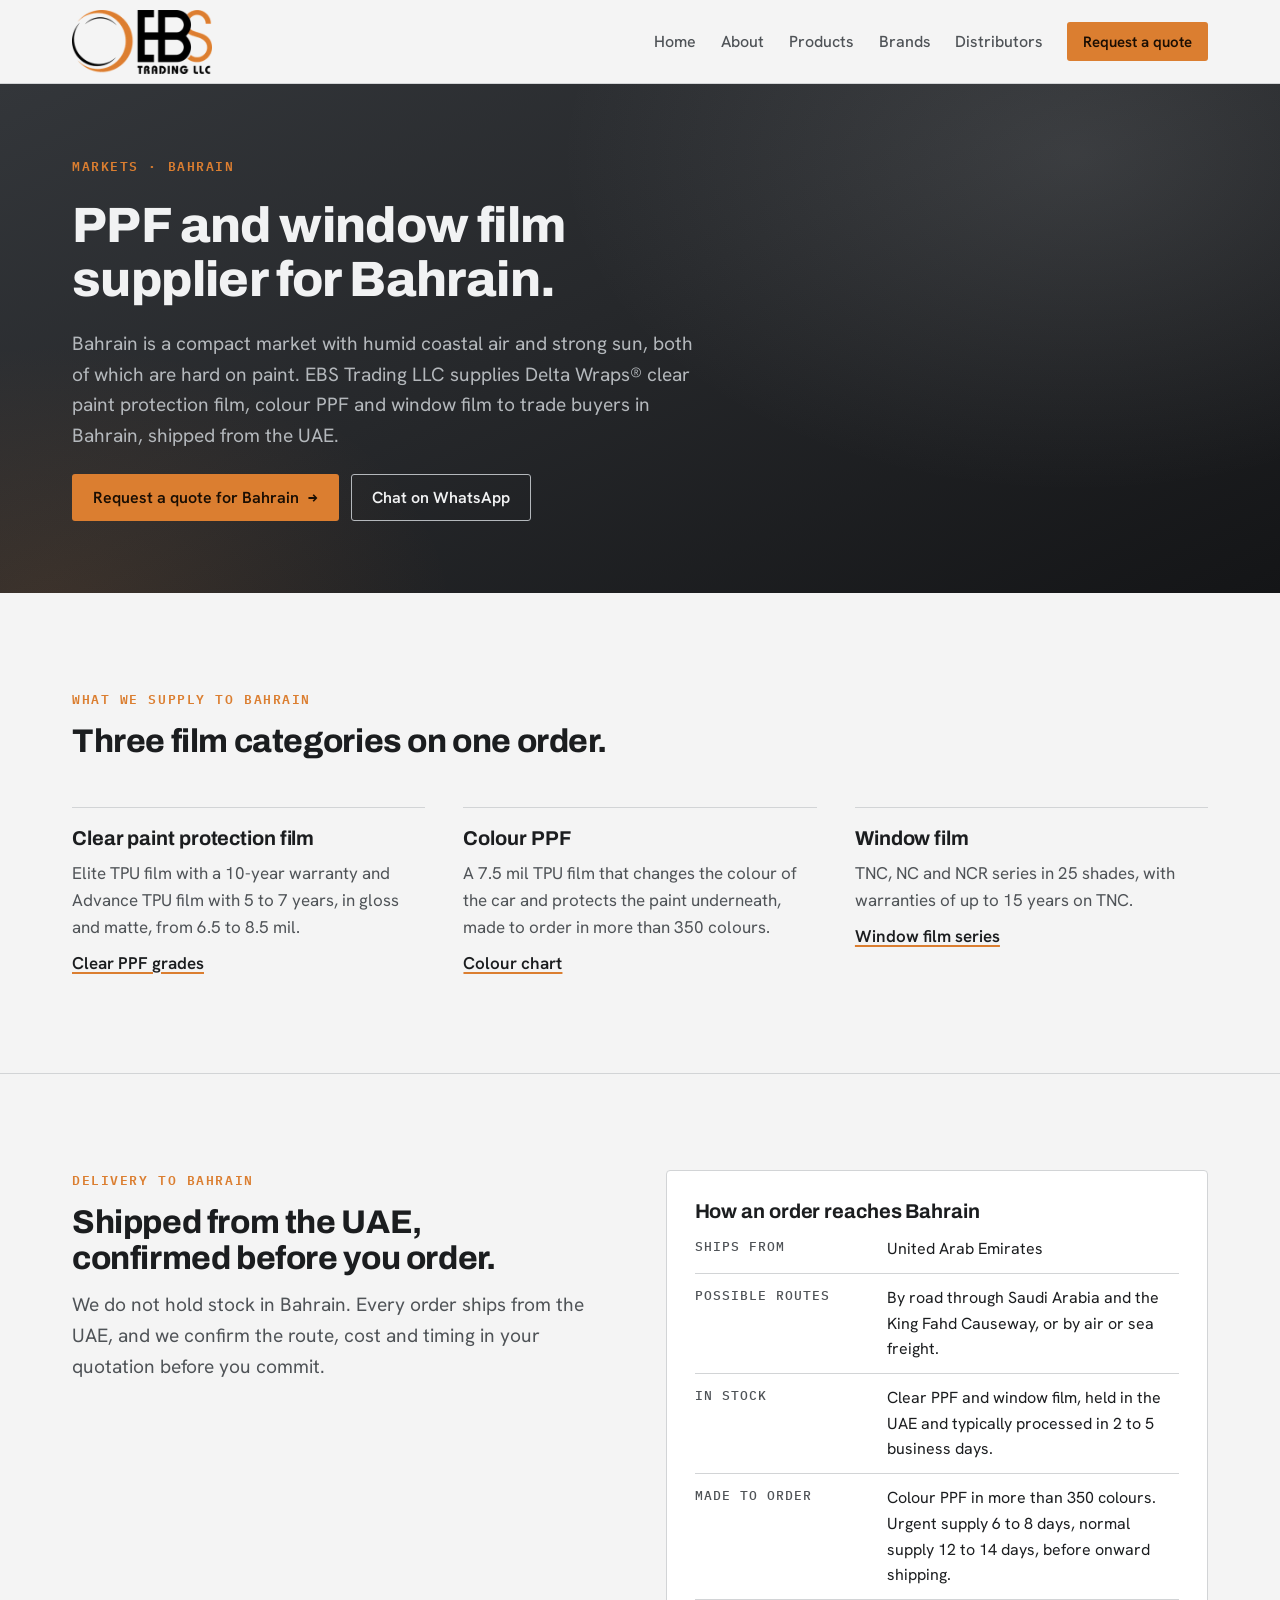
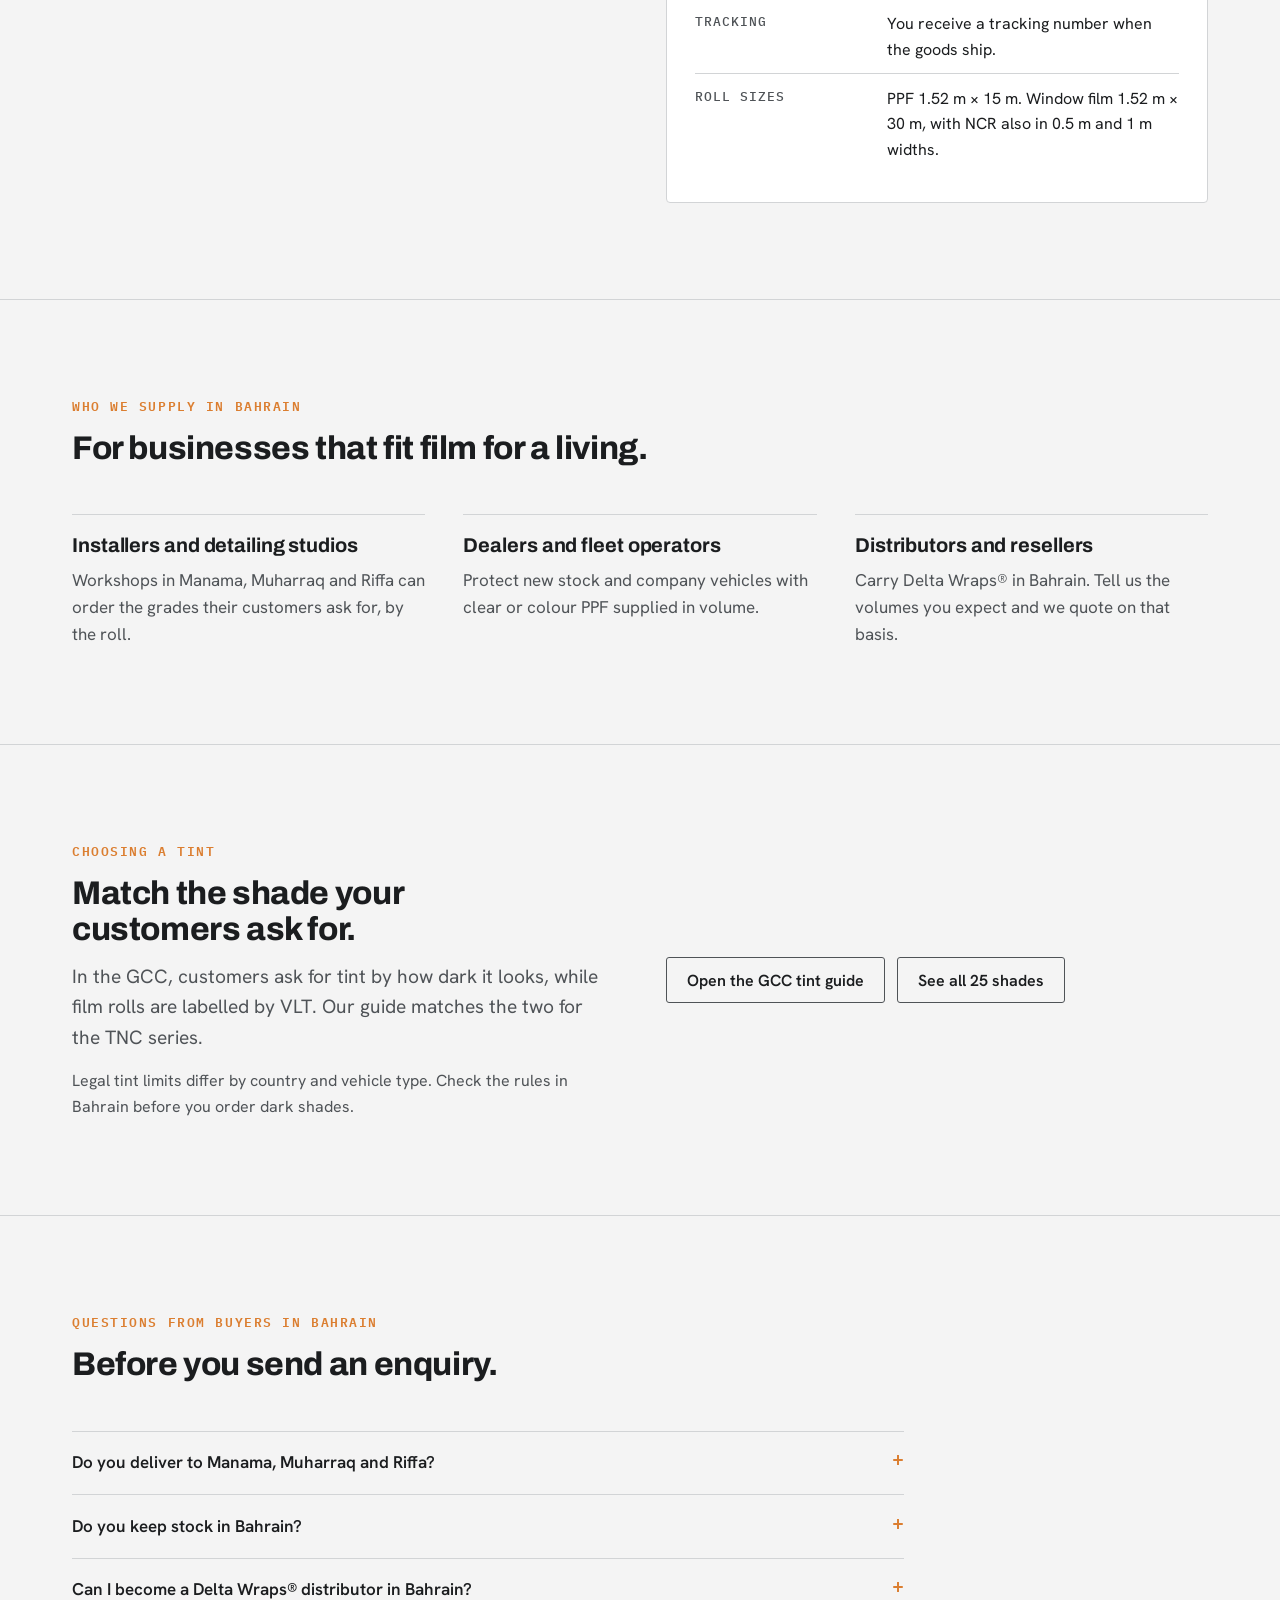
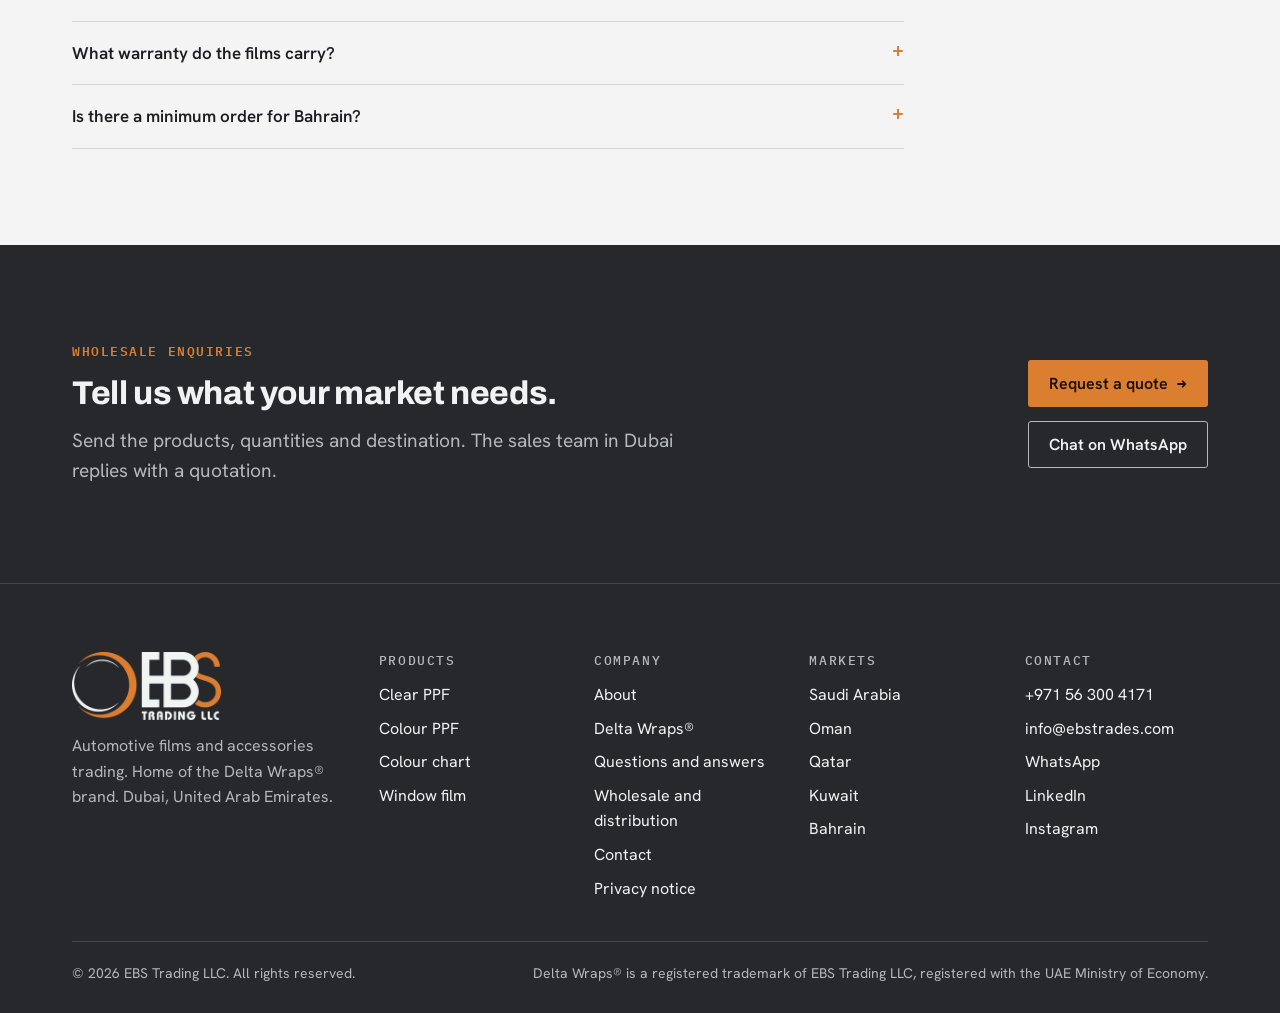
<file: bahrain.html>
<!doctype html>
<html lang="en">
<head>
<!-- Google tag (gtag.js) -->
<script>
  window.dataLayer = window.dataLayer || [];
  function gtag(){dataLayer.push(arguments);}
  gtag('js', new Date());
  gtag('config', 'G-Q1503M00SF');
  window.addEventListener('load', function () {
    var s = document.createElement('script');
    s.async = true;
    s.src = 'https://www.googletagmanager.com/gtag/js?id=G-Q1503M00SF';
    document.head.appendChild(s);
  });
</script>
<meta charset="utf-8">
<meta name="viewport" content="width=device-width, initial-scale=1, viewport-fit=cover">
<title>PPF and Window Film Supplier for Bahrain | EBS Trading LLC</title>
<meta name="description" content="Wholesale Delta Wraps clear PPF, colour PPF and window film for installers, dealers and distributors in Bahrain. Supplied from the UAE by EBS Trading LLC.">
<link rel="canonical" href="https://ebstrades.com/bahrain">
<meta property="og:type" content="website">
<meta property="og:site_name" content="EBS Trading LLC">
<meta property="og:title" content="PPF and Window Film Supplier for Bahrain | EBS Trading LLC">
<meta property="og:description" content="Wholesale Delta Wraps clear PPF, colour PPF and window film for installers, dealers and distributors in Bahrain. Supplied from the UAE by EBS Trading LLC.">
<meta property="og:url" content="https://ebstrades.com/bahrain">
<meta property="og:image" content="https://ebstrades.com/assets/og-image.png">
<meta name="twitter:card" content="summary">
<meta name="theme-color" content="#26282B">
<link rel="icon" href="assets/favicon.png" type="image/png">
<link rel="apple-touch-icon" href="assets/apple-touch-icon.png">
<link rel="preconnect" href="https://fonts.googleapis.com">
<link rel="preconnect" href="https://fonts.gstatic.com" crossorigin>
<link rel="preload" as="style" href="https://fonts.googleapis.com/css2?family=Archivo:wdth,wght@62..125,100..900&family=Hanken+Grotesk:wght@400;500;600;700&family=IBM+Plex+Mono:wght@400;500&display=swap">
<link rel="stylesheet" href="https://fonts.googleapis.com/css2?family=Archivo:wdth,wght@62..125,100..900&family=Hanken+Grotesk:wght@400;500;600;700&family=IBM+Plex+Mono:wght@400;500&display=swap" media="print" onload="this.media='all'">
<noscript><link rel="stylesheet" href="https://fonts.googleapis.com/css2?family=Archivo:wdth,wght@62..125,100..900&family=Hanken+Grotesk:wght@400;500;600;700&family=IBM+Plex+Mono:wght@400;500&display=swap"></noscript>
<link rel="stylesheet" href="assets/css/site.css?v=e39281ab35">
<script>document.documentElement.className += ' js';</script>
<script type="application/ld+json">{"@context": "https://schema.org", "@type": "FAQPage", "mainEntity": [{"@type": "Question", "name": "Do you deliver to Manama, Muharraq and Riffa?", "acceptedAnswer": {"@type": "Answer", "text": "We quote delivery to trade buyers anywhere in Bahrain, including Manama, Muharraq and Riffa. The route, cost and timing are confirmed in your quotation before you order."}}, {"@type": "Question", "name": "Do you keep stock in Bahrain?", "acceptedAnswer": {"@type": "Answer", "text": "No. Clear PPF and window film are held in stock in the UAE and ship to Bahrain from there, typically after 2 to 5 business days of processing. Colour PPF is made to order."}}, {"@type": "Question", "name": "Can I become a Delta Wraps® distributor in Bahrain?", "acceptedAnswer": {"@type": "Answer", "text": "We welcome enquiries from distributors and resellers in Bahrain. Send us your company details and the volumes you expect, and the sales team will reply."}}, {"@type": "Question", "name": "What warranty do the films carry?", "acceptedAnswer": {"@type": "Answer", "text": "Elite PPF carries 10 years. Advance PPF carries 5 years at 6.5 mil and 7 years at 7.5 mil. Window film carries up to 15 years on TNC, up to 8 years on NC and up to 5 years on NCR."}}, {"@type": "Question", "name": "Is there a minimum order for Bahrain?", "acceptedAnswer": {"@type": "Answer", "text": "It depends on the product and the shipping route. Tell us what you need and we will confirm the quantities we can supply."}}]}</script>
</head>
<body>
<a class="skip" href="#main">Skip to content</a>
<header class="site-header">
  <div class="wrap header-row">
    <a class="brand" href="index.html" aria-label="EBS Trading LLC home"><img class="brand-logo on-light" src="assets/ebs-logo.webp" alt="EBS Trading LLC" width="320" height="146"><img class="brand-logo on-dark" src="assets/ebs-logo-light.webp" alt="EBS Trading LLC" width="320" height="146"></a>
    <button class="nav-toggle" id="nav-toggle" type="button" aria-expanded="false" aria-controls="site-nav">Menu</button>
    <nav class="nav" id="site-nav" aria-label="Main"><a href="index.html">Home</a><a href="about.html">About</a><a href="products.html">Products</a><a href="brands.html">Brands</a><a href="distributors.html">Distributors</a><a class="btn btn-primary btn-sm" href="contact.html">Request a quote</a></nav>
  </div>
</header>
<main id="main">
<section class="band page-hero">
  <div class="wrap">
    <div class="hero-copy">
      <p class="eyebrow">Markets &middot; Bahrain</p>
      <h1>PPF and window film supplier for Bahrain.</h1>
      <p class="lede">Bahrain is a compact market with humid coastal air and strong sun, both of which are hard on paint. EBS Trading LLC supplies Delta Wraps&reg; clear paint protection film, colour PPF and window film to trade buyers in Bahrain, shipped from the UAE.</p>
      <div class="btn-row">
        <a class="btn btn-primary arrow" href="contact.html?country=Bahrain">Request a quote for Bahrain</a>
        <a class="btn btn-ghost" href="https://wa.me/message/D7ZCB5GSL6PWH1" rel="noopener">Chat on WhatsApp</a>
      </div>
    </div>
  </div>
</section>

<section class="section">
  <div class="wrap">
    <div class="section-head">
      <p class="eyebrow">What we supply to Bahrain</p>
      <h2>Three film categories on one order.</h2>
    </div>
    <div class="cols-3">
      <div class="item">
        <h3>Clear paint protection film</h3>
        <p>Elite TPU film with a 10-year warranty and Advance TPU film with 5 to 7 years, in gloss and matte, from 6.5 to 8.5 mil.</p>
        <a class="text-link" href="products.html#ppf">Clear PPF grades</a>
      </div>
      <div class="item">
        <h3>Colour PPF</h3>
        <p>A 7.5 mil TPU film that changes the colour of the car and protects the paint underneath, made to order in more than 350 colours.</p>
        <a class="text-link" href="colour-ppf.html">Colour chart</a>
      </div>
      <div class="item">
        <h3>Window film</h3>
        <p>TNC, NC and NCR series in 25 shades, with warranties of up to 15 years on TNC.</p>
        <a class="text-link" href="products.html#window-film">Window film series</a>
      </div>
    </div>
  </div>
</section>

<section class="section rule-top">
  <div class="wrap cols-2">
    <div class="section-head" style="margin-bottom:0">
      <p class="eyebrow">Delivery to Bahrain</p>
      <h2>Shipped from the UAE, confirmed before you order.</h2>
      <p class="lede">We do not hold stock in Bahrain. Every order ships from the UAE, and we confirm the route, cost and timing in your quotation before you commit.</p>
    </div>
    <div class="panel">
      <h3>How an order reaches Bahrain</h3>
      <dl class="kv">
        <div><dt>Ships from</dt><dd>United Arab Emirates</dd></div>
        <div><dt>Possible routes</dt><dd>By road through Saudi Arabia and the King Fahd Causeway, or by air or sea freight.</dd></div>
        <div><dt>In stock</dt><dd>Clear PPF and window film, held in the UAE and typically processed in 2 to 5 business days.</dd></div>
        <div><dt>Made to order</dt><dd>Colour PPF in more than 350 colours. Urgent supply 6 to 8 days, normal supply 12 to 14 days, before onward shipping.</dd></div>
        <div><dt>Tracking</dt><dd>You receive a tracking number when the goods ship.</dd></div>
        <div><dt>Roll sizes</dt><dd>PPF 1.52 m &times; 15 m. Window film 1.52 m &times; 30 m, with NCR also in 0.5 m and 1 m widths.</dd></div>
      </dl>
    </div>
  </div>
</section>

<section class="section rule-top">
  <div class="wrap">
    <div class="section-head">
      <p class="eyebrow">Who we supply in Bahrain</p>
      <h2>For businesses that fit film for a living.</h2>
    </div>
    <div class="cols-3">
      <div class="item">
        <h3>Installers and detailing studios</h3>
        <p>Workshops in Manama, Muharraq and Riffa can order the grades their customers ask for, by the roll.</p>
      </div>
      <div class="item">
        <h3>Dealers and fleet operators</h3>
        <p>Protect new stock and company vehicles with clear or colour PPF supplied in volume.</p>
      </div>
      <div class="item">
        <h3>Distributors and resellers</h3>
        <p>Carry Delta Wraps&reg; in Bahrain. Tell us the volumes you expect and we quote on that basis.</p>
      </div>
    </div>
  </div>
</section>

<section class="section rule-top">
  <div class="wrap cols-2">
    <div class="section-head" style="margin-bottom:0">
      <p class="eyebrow">Choosing a tint</p>
      <h2>Match the shade your customers ask for.</h2>
      <p class="lede">In the GCC, customers ask for tint by how dark it looks, while film rolls are labelled by VLT. Our guide matches the two for the TNC series.</p>
      <p class="note">Legal tint limits differ by country and vehicle type. Check the rules in Bahrain before you order dark shades.</p>
    </div>
    <div class="btn-row" style="align-self:center">
      <a class="btn btn-ghost" href="products.html#tint-guide">Open the GCC tint guide</a>
      <a class="btn btn-ghost" href="products.html#window-film">See all 25 shades</a>
    </div>
  </div>
</section>

<section class="section rule-top">
  <div class="wrap">
    <div class="section-head">
      <p class="eyebrow">Questions from buyers in Bahrain</p>
      <h2>Before you send an enquiry.</h2>
    </div>
    <div class="faq">
      <details>
        <summary>Do you deliver to Manama, Muharraq and Riffa?</summary>
        <p>We quote delivery to trade buyers anywhere in Bahrain, including Manama, Muharraq and Riffa. The route, cost and timing are confirmed in your quotation before you order.</p>
      </details>
      <details>
        <summary>Do you keep stock in Bahrain?</summary>
        <p>No. Clear PPF and window film are held in stock in the UAE and ship to Bahrain from there, typically after 2 to 5 business days of processing. Colour PPF is made to order.</p>
      </details>
      <details>
        <summary>Can I become a Delta Wraps&reg; distributor in Bahrain?</summary>
        <p>We welcome enquiries from distributors and resellers in Bahrain. Send us your company details and the volumes you expect, and the sales team will reply.</p>
      </details>
      <details>
        <summary>What warranty do the films carry?</summary>
        <p>Elite PPF carries 10 years. Advance PPF carries 5 years at 6.5 mil and 7 years at 7.5 mil. Window film carries up to 15 years on TNC, up to 8 years on NC and up to 5 years on NCR.</p>
      </details>
      <details>
        <summary>Is there a minimum order for Bahrain?</summary>
        <p>It depends on the product and the shipping route. Tell us what you need and we will confirm the quantities we can supply.</p>
      </details>
    </div>
  </div>
</section>

<section class="band section">
  <div class="wrap cta">
    <div>
      <p class="eyebrow">Wholesale enquiries</p>
      <h2>Tell us what your market needs.</h2>
      <p class="lede">Send the products, quantities and destination. The sales team in Dubai replies with a quotation.</p>
    </div>
    <div class="btn-row">
      <a class="btn btn-primary arrow" href="contact.html">Request a quote</a>
      <a class="btn btn-ghost" href="https://wa.me/message/D7ZCB5GSL6PWH1" rel="noopener">Chat on WhatsApp</a>
    </div>
  </div>
</section>
</main>
<footer class="band site-footer" style="border-top:1px solid var(--band-line)">
  <div class="wrap">
    <div class="footer-grid">
      <div>
        <img class="brand-logo footer-logo" src="assets/ebs-logo-light.webp" alt="EBS Trading LLC" width="320" height="146" loading="lazy">
        <p>Automotive films and accessories trading. Home of the Delta Wraps&reg; brand. Dubai, United Arab Emirates.</p>
      </div>
      <div>
        <h2>Products</h2>
        <ul>
          <li><a href="products.html#ppf">Clear PPF</a></li>
          <li><a href="products.html#colour-ppf">Colour PPF</a></li>
          <li><a href="colour-ppf.html">Colour chart</a></li>
          <li><a href="products.html#window-film">Window film</a></li>
        </ul>
      </div>
      <div>
        <h2>Company</h2>
        <ul>
          <li><a href="about.html">About</a></li>
          <li><a href="brands.html">Delta Wraps&reg;</a></li>
          <li><a href="delta-wraps-faq.html">Questions and answers</a></li>
          <li><a href="distributors.html">Wholesale and distribution</a></li>
          <li><a href="contact.html">Contact</a></li>
          <li><a href="privacy.html">Privacy notice</a></li>
        </ul>
      </div>
      <div>
        <h2>Markets</h2>
        <ul>
          <li><a href="saudi-arabia.html">Saudi Arabia</a></li>
          <li><a href="oman.html">Oman</a></li>
          <li><a href="qatar.html">Qatar</a></li>
          <li><a href="kuwait.html">Kuwait</a></li>
          <li><a href="bahrain.html">Bahrain</a></li>
        </ul>
      </div>
      <div>
        <h2>Contact</h2>
        <ul>
          <li><a href="tel:+971563004171">+971 56 300 4171</a></li>
          <li><a href="mailto:info@ebstrades.com">info@ebstrades.com</a></li>
          <li><a href="https://wa.me/message/D7ZCB5GSL6PWH1" rel="noopener">WhatsApp</a></li>
          <li><a href="https://www.linkedin.com/company/delta-ppfwf/" rel="noopener">LinkedIn</a></li>
          <li><a href="https://www.instagram.com/delta.wraps/" rel="noopener">Instagram</a></li>
        </ul>
      </div>
    </div>
    <div class="footer-base">
      <span>&copy; 2026 EBS Trading LLC. All rights reserved.</span>
      <span>Delta Wraps&reg; is a registered trademark of EBS Trading LLC, registered with the UAE Ministry of Economy.</span>
    </div>
  </div>
</footer>
<script src="assets/js/site.js?v=ae72c5ba86" defer></script>
</body>
</html>
</file>
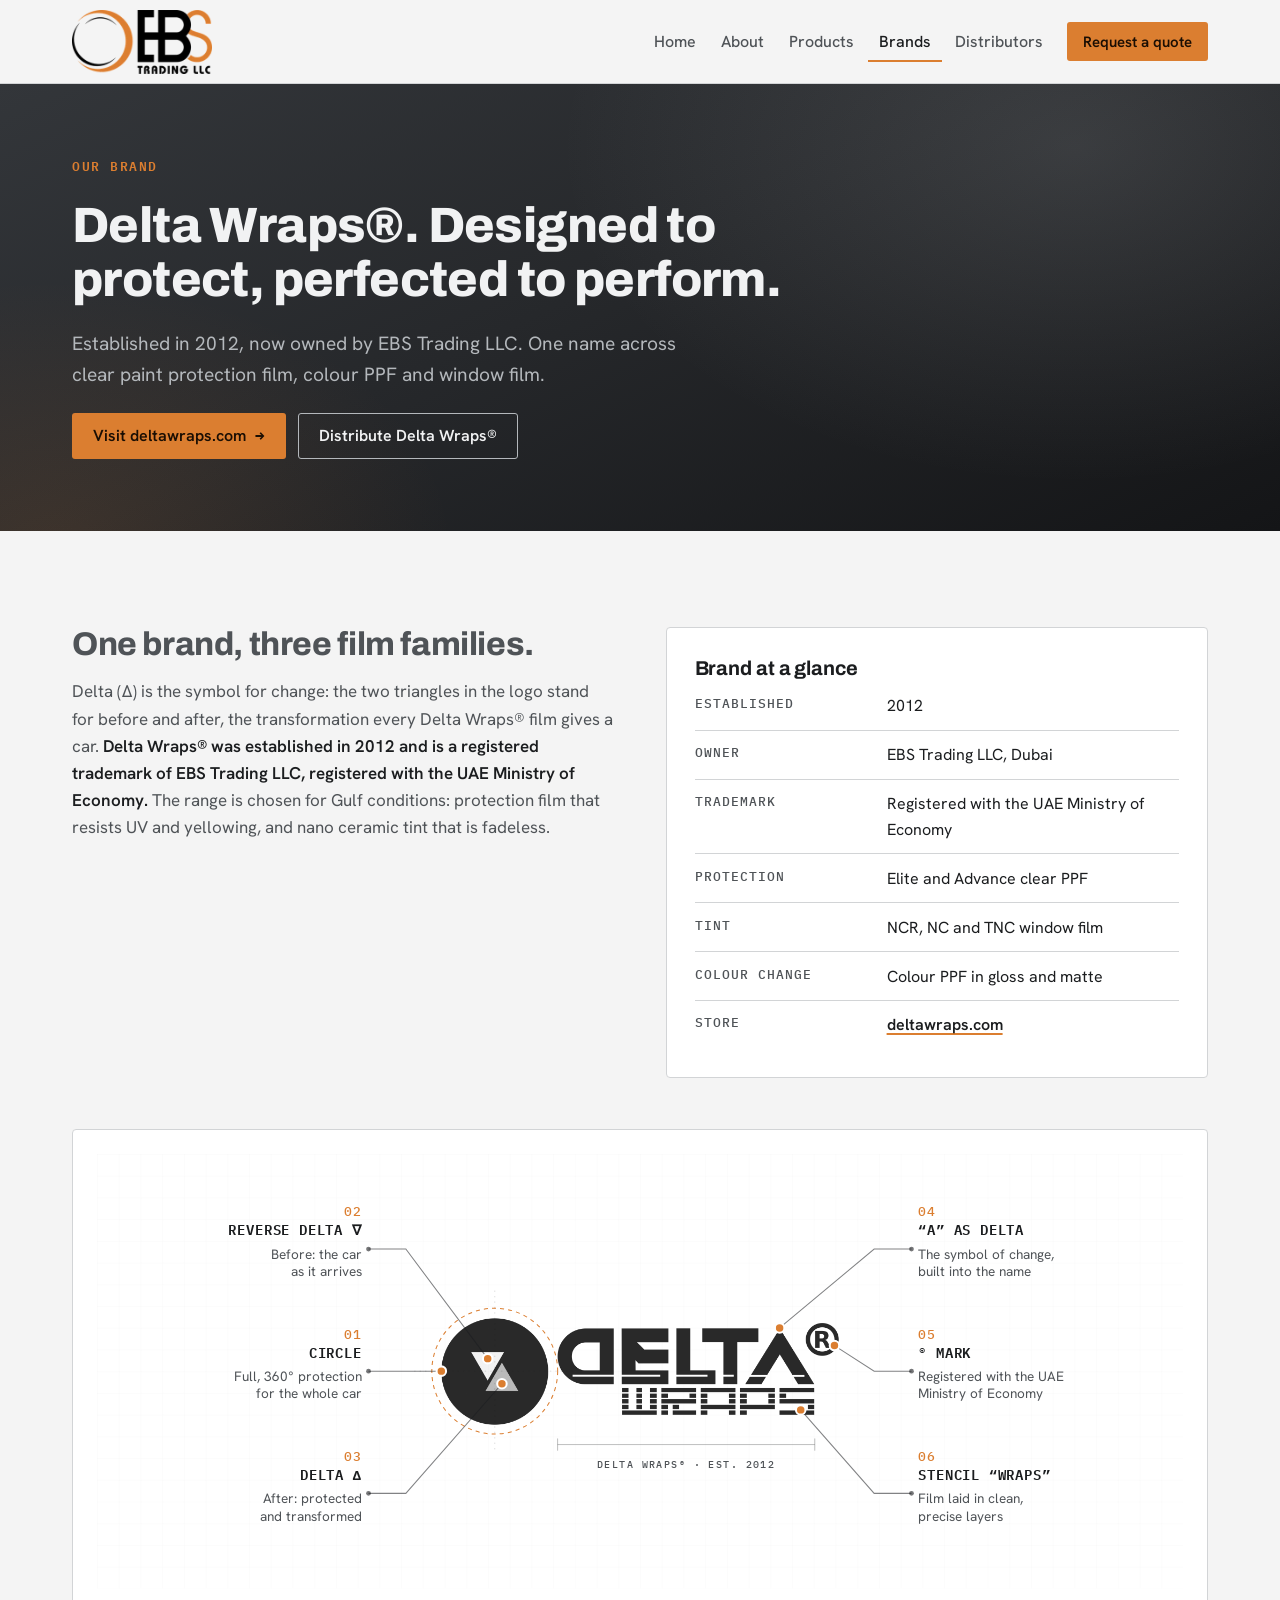
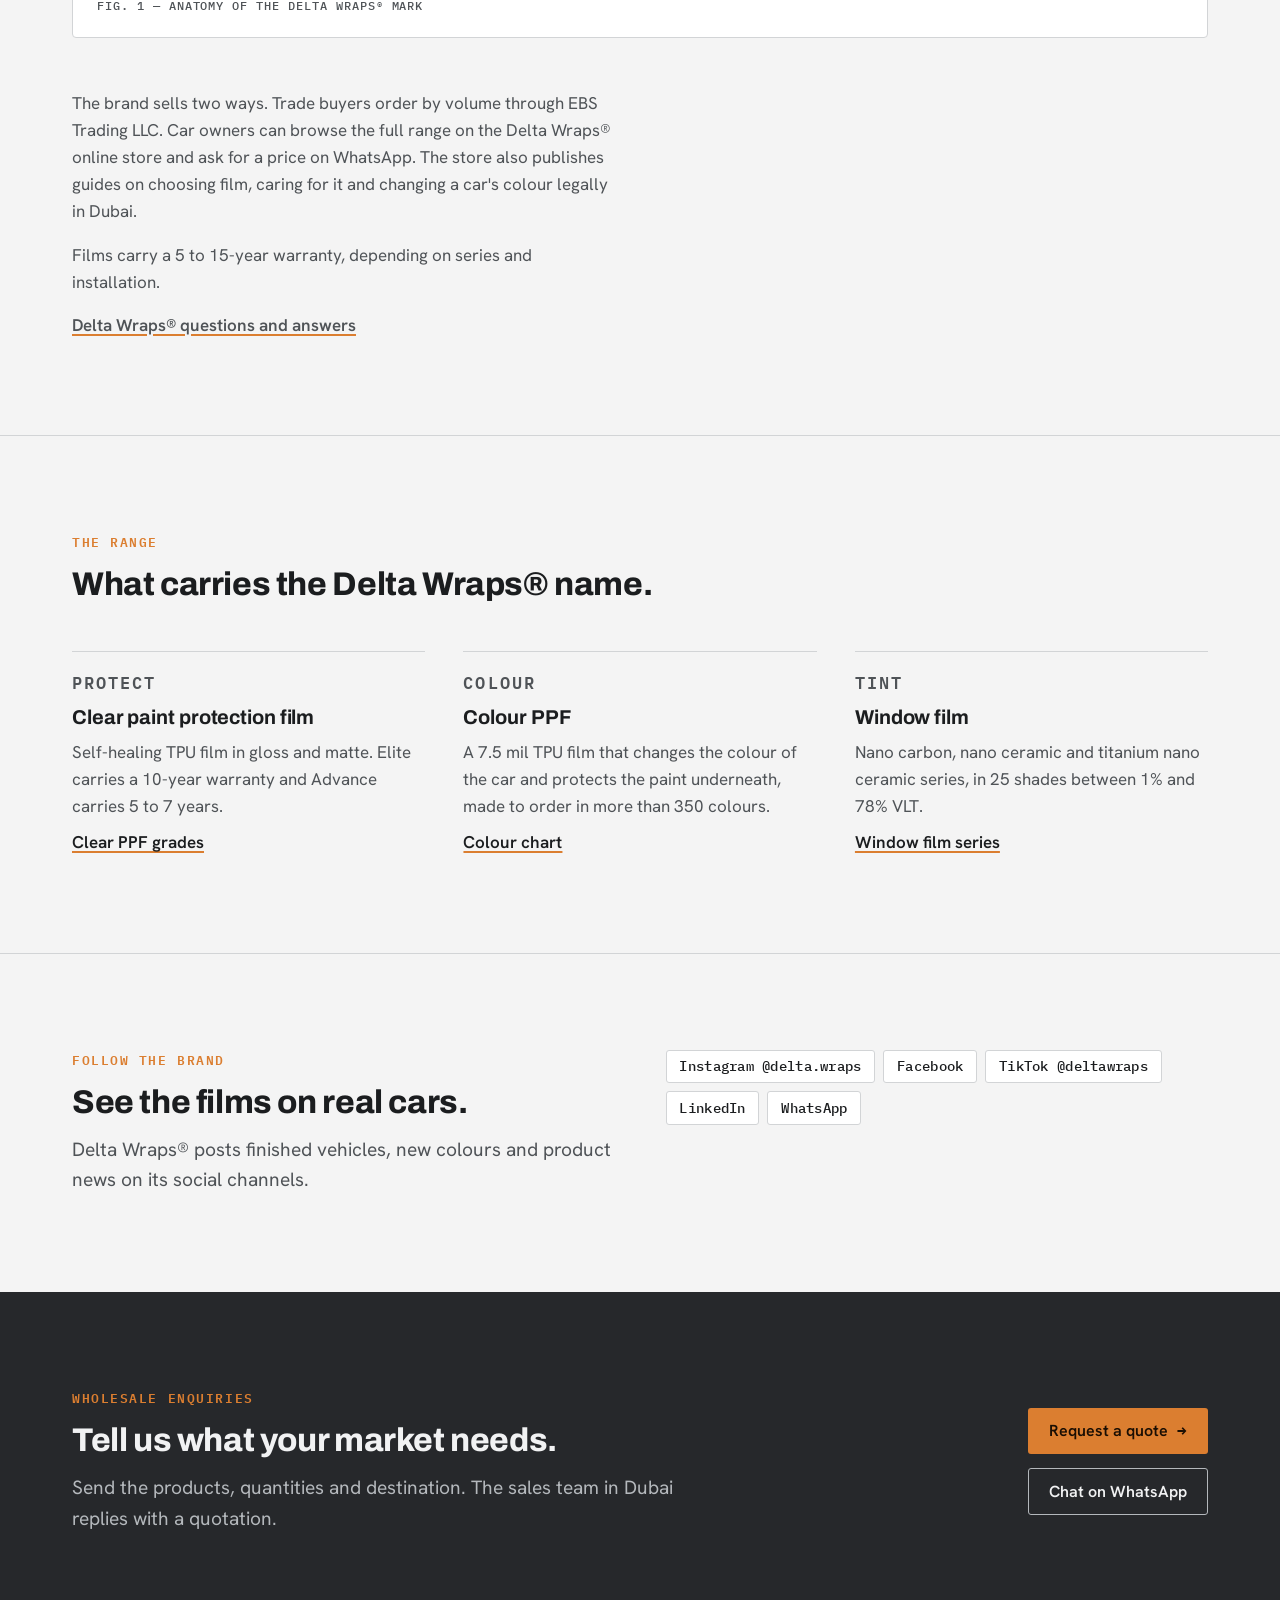
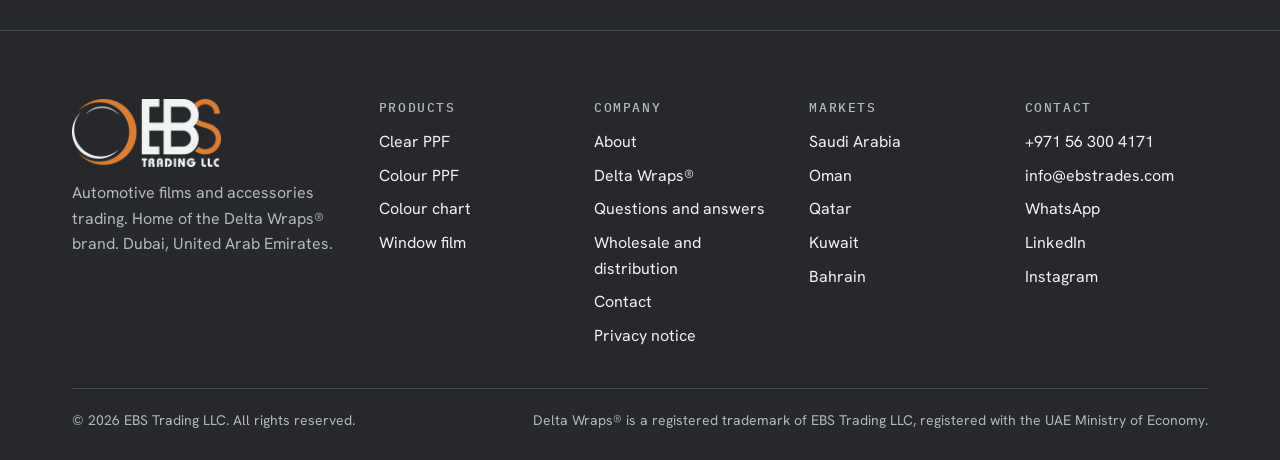
<file: brands.html>
<!doctype html>
<html lang="en">
<head>
<!-- Google tag (gtag.js) -->
<script>
  window.dataLayer = window.dataLayer || [];
  function gtag(){dataLayer.push(arguments);}
  gtag('js', new Date());
  gtag('config', 'G-Q1503M00SF');
  window.addEventListener('load', function () {
    var s = document.createElement('script');
    s.async = true;
    s.src = 'https://www.googletagmanager.com/gtag/js?id=G-Q1503M00SF';
    document.head.appendChild(s);
  });
</script>
<meta charset="utf-8">
<meta name="viewport" content="width=device-width, initial-scale=1, viewport-fit=cover">
<title>Delta Wraps Brand | EBS Trading LLC</title>
<meta name="description" content="Delta Wraps&reg; is a film brand established in 2012 and owned by EBS Trading LLC: clear paint protection film, colour PPF and nano ceramic window film.">
<link rel="canonical" href="https://ebstrades.com/brands">
<meta property="og:type" content="website">
<meta property="og:site_name" content="EBS Trading LLC">
<meta property="og:title" content="Delta Wraps Brand | EBS Trading LLC">
<meta property="og:description" content="Delta Wraps&reg; is a film brand established in 2012 and owned by EBS Trading LLC: clear paint protection film, colour PPF and nano ceramic window film.">
<meta property="og:url" content="https://ebstrades.com/brands">
<meta property="og:image" content="https://ebstrades.com/assets/og-image.png">
<meta name="twitter:card" content="summary">
<meta name="theme-color" content="#26282B">
<link rel="icon" href="assets/favicon.png" type="image/png">
<link rel="apple-touch-icon" href="assets/apple-touch-icon.png">
<link rel="preconnect" href="https://fonts.googleapis.com">
<link rel="preconnect" href="https://fonts.gstatic.com" crossorigin>
<link rel="preload" as="style" href="https://fonts.googleapis.com/css2?family=Archivo:wdth,wght@62..125,100..900&family=Hanken+Grotesk:wght@400;500;600;700&family=IBM+Plex+Mono:wght@400;500&display=swap">
<link rel="stylesheet" href="https://fonts.googleapis.com/css2?family=Archivo:wdth,wght@62..125,100..900&family=Hanken+Grotesk:wght@400;500;600;700&family=IBM+Plex+Mono:wght@400;500&display=swap" media="print" onload="this.media='all'">
<noscript><link rel="stylesheet" href="https://fonts.googleapis.com/css2?family=Archivo:wdth,wght@62..125,100..900&family=Hanken+Grotesk:wght@400;500;600;700&family=IBM+Plex+Mono:wght@400;500&display=swap"></noscript>
<link rel="stylesheet" href="assets/css/site.css?v=e39281ab35">
<style>
  .dw-brand-grid .dw-anat { grid-column: 1 / -1; }
  .dw-anat { margin: 0; background: #fff; border: 1px solid #D2D4D6; border-radius: 4px; padding: clamp(.75rem, 2vw, 1.5rem); color: #1B1D1F; }
  .dw-anat-art { position: relative; aspect-ratio: 1600 / 640; overflow: hidden; }
  .dw-anat-art img { position: absolute; left: 31.500%; top: 37.173%; width: 37.000%; height: auto; }
  .dw-anat-art svg { position: absolute; left: 0; top: 0; width: 100%; height: 100%; }
  .dw-anat-art .n { font: 500 19px var(--font-data); fill: #DB7E30; letter-spacing: .08em; }
  .dw-anat-art .t { font: 600 20px var(--font-data); fill: #1B1D1F; letter-spacing: .06em; }
  .dw-anat-art .d { font: 400 20px var(--font-body); fill: #4F5357; }
  .dw-anat-art .m { font: 500 15px var(--font-data); fill: #4F5357; letter-spacing: .14em; }
  .dw-anat-key { display: none; list-style: none; margin: .9rem 0 0; padding: 0; font-size: .9375rem; color: #4F5357; }
  .dw-anat-key li { display: grid; grid-template-columns: 2.1rem 1fr; gap: .1rem .5rem; padding: .45rem 0; border-top: 1px solid #E9EAEA; }
  .dw-anat-key .k { grid-row: span 2; font: 600 .8125rem/1.6 var(--font-data); color: #DB7E30; }
  .dw-anat-key b { font: 600 .8125rem var(--font-data); letter-spacing: .05em; color: #1B1D1F; }
  .dw-anat-art .dw-m { display: none; }
  .dw-anat-art .dw-m .b { font: 600 22px var(--font-data); fill: #DB7E30; }
  .dw-anat figcaption { margin-top: .6rem; font: 500 .75rem var(--font-data); letter-spacing: .08em; text-transform: uppercase; color: #4F5357; }
  @media (max-width: 52rem) { .dw-brand-grid .dw-glance { order: 3; } }
  @media (max-width: 640px) {
    .dw-anat-art { aspect-ratio: 600 / 420; }
    .dw-anat-art img { left: 13.333%; top: 35.714%; width: 73.333%; }
    .dw-anat-art .dw-d { display: none; }
    .dw-anat-art .dw-m { display: block; }
    .dw-anat-key { display: block; }
  }
</style>
<script>document.documentElement.className += ' js';</script>
<script type="application/ld+json">{"@context": "https://schema.org", "@type": "Organization", "@id": "https://ebstrades.com/#organization", "name": "EBS Trading LLC", "legalName": "EBS Trading LLC", "url": "https://ebstrades.com/", "logo": "https://ebstrades.com/assets/ebs-logo.png", "email": "info@ebstrades.com", "telephone": "+971563004171", "description": "Trading of automotive films and accessories: clear paint protection film, colour PPF and window film under the Delta Wraps brand.", "address": {"@type": "PostalAddress", "streetAddress": "Dubai Industrial City", "addressLocality": "Dubai", "addressCountry": "AE"}, "areaServed": ["AE", "SA", "OM", "QA", "KW", "BH"], "brand": {"@type": "Brand", "@id": "https://ebstrades.com/brands#delta-wraps", "name": "Delta Wraps", "url": "https://www.deltawraps.com/", "description": "Delta Wraps is a brand of automotive films established in 2012: clear paint protection film, colour PPF and window film. It is a registered trademark of EBS Trading LLC, registered with the UAE Ministry of Economy."}, "contactPoint": {"@type": "ContactPoint", "contactType": "sales", "telephone": "+971563004171", "email": "info@ebstrades.com", "availableLanguage": ["en"]}, "sameAs": ["https://www.deltawraps.com/", "https://www.linkedin.com/company/delta-ppfwf/", "https://www.instagram.com/delta.wraps/", "https://www.facebook.com/deltawraps01", "https://www.tiktok.com/@deltawraps"]}</script>
</head>
<body>
<a class="skip" href="#main">Skip to content</a>
<header class="site-header">
  <div class="wrap header-row">
    <a class="brand" href="index.html" aria-label="EBS Trading LLC home"><img class="brand-logo on-light" src="assets/ebs-logo.webp" alt="EBS Trading LLC" width="320" height="146"><img class="brand-logo on-dark" src="assets/ebs-logo-light.webp" alt="EBS Trading LLC" width="320" height="146"></a>
    <button class="nav-toggle" id="nav-toggle" type="button" aria-expanded="false" aria-controls="site-nav">Menu</button>
    <nav class="nav" id="site-nav" aria-label="Main"><a href="index.html">Home</a><a href="about.html">About</a><a href="products.html">Products</a><a href="brands.html" aria-current="page">Brands</a><a href="distributors.html">Distributors</a><a class="btn btn-primary btn-sm" href="contact.html">Request a quote</a></nav>
  </div>
</header>
<main id="main">
<section class="band page-hero">
  <div class="wrap">
    <div class="hero-copy">
      <p class="eyebrow">Our brand</p>
      <h1>Delta Wraps&reg;. Designed to protect, perfected to perform.</h1>
      <p class="lede">Established in 2012, now owned by EBS Trading LLC. One name across clear paint protection film, colour PPF and window film.</p>
      <div class="btn-row">
        <a class="btn btn-primary arrow" href="https://www.deltawraps.com" rel="noopener">Visit deltawraps.com</a>
        <a class="btn btn-ghost" href="distributors.html">Distribute Delta Wraps&reg;</a>
      </div>
    </div>
  </div>
</section>

<section class="section">
  <div class="wrap cols-2 dw-brand-grid">
    <div class="prose">
      <h2>One brand, three film families.</h2>
      <p>Delta (&Delta;) is the symbol for change: the two triangles in the logo stand for before and after, the transformation every Delta Wraps&reg; film gives a car. <strong>Delta Wraps&reg; was established in 2012 and is a registered trademark of EBS Trading LLC, registered with the UAE Ministry of Economy.</strong> The range is chosen for Gulf conditions: protection film that resists UV and yellowing, and nano ceramic tint that is fadeless.</p>
    </div>
    <div class="panel dw-glance">
      <h3>Brand at a glance</h3>
      <dl class="kv">
        <div><dt>Established</dt><dd>2012</dd></div>
        <div><dt>Owner</dt><dd>EBS Trading LLC, Dubai</dd></div>
        <div><dt>Trademark</dt><dd>Registered with the UAE Ministry of Economy</dd></div>
        <div><dt>Protection</dt><dd>Elite and Advance clear PPF</dd></div>
        <div><dt>Tint</dt><dd>NCR, NC and TNC window film</dd></div>
        <div><dt>Colour change</dt><dd>Colour PPF in gloss and matte</dd></div>
        <div><dt>Store</dt><dd><a class="text-link" href="https://www.deltawraps.com" rel="noopener">deltawraps.com</a></dd></div>
      </dl>
    </div>
    <figure class="dw-anat">
      <div class="dw-anat-art">
        <img src="assets/delta-wraps-logo-horizontal.png" alt="Delta Wraps&reg; logo &ndash; registered trademark of EBS Trading LLC" width="3000" height="832">
        <svg class="dw-d" viewBox="0 0 1600 640" aria-hidden="true" focusable="false"><defs><pattern id="dwg" width="32" height="32" patternUnits="userSpaceOnUse"><path d="M32 0H0V32" fill="none" stroke="#1B1D1F" stroke-opacity=".05"/></pattern></defs><rect width="1600" height="640" fill="url(#dwg)"/><circle cx="586.0" cy="319.9" r="92.7" fill="none" stroke="#DB7E30" stroke-width="1.5" stroke-dasharray="6 6"/><path d="M586.0 201.2V438.6M467.3 319.9H704.7" stroke="#1B1D1F" stroke-opacity=".22" stroke-dasharray="2 6"/><path d="M678.6 428.1H1057.5M678.6 419.1V437.1M1057.5 419.1V437.1" stroke="#1B1D1F" stroke-opacity=".35" stroke-width="1.2"/><text x="868.05" y="462.1" text-anchor="middle" class="m">DELTA WRAPS&reg; &middot; EST. 2012</text><g class="dw-cl"><path d="M400 140H455L575.6 301.5" fill="none" stroke="#1B1D1F" stroke-opacity=".55" stroke-width="1.5"/><circle cx="400" cy="140" r="3.5" fill="#1B1D1F" fill-opacity=".6"/><text x="390" y="92" text-anchor="end" class="n">02</text><text x="390" y="120" text-anchor="end" class="t">REVERSE DELTA &nabla;</text><text x="390" y="154" text-anchor="end" class="d">Before: the car</text><text x="390" y="180" text-anchor="end" class="d">as it arrives</text></g><g class="dw-cl"><path d="M400 320H507.3" fill="none" stroke="#1B1D1F" stroke-opacity=".55" stroke-width="1.5"/><circle cx="400" cy="320" r="3.5" fill="#1B1D1F" fill-opacity=".6"/><text x="390" y="272" text-anchor="end" class="n">01</text><text x="390" y="300" text-anchor="end" class="t">CIRCLE</text><text x="390" y="334" text-anchor="end" class="d">Full, 360&deg; protection</text><text x="390" y="360" text-anchor="end" class="d">for the whole car</text></g><g class="dw-cl"><path d="M400 500H455L596.6 338.5" fill="none" stroke="#1B1D1F" stroke-opacity=".55" stroke-width="1.5"/><circle cx="400" cy="500" r="3.5" fill="#1B1D1F" fill-opacity=".6"/><text x="390" y="452" text-anchor="end" class="n">03</text><text x="390" y="480" text-anchor="end" class="t">DELTA &Delta;</text><text x="390" y="514" text-anchor="end" class="d">After: protected</text><text x="390" y="540" text-anchor="end" class="d">and transformed</text></g><g class="dw-cl"><path d="M1200 140H1145L1005.7 256.3" fill="none" stroke="#1B1D1F" stroke-opacity=".55" stroke-width="1.5"/><circle cx="1200" cy="140" r="3.5" fill="#1B1D1F" fill-opacity=".6"/><text x="1210" y="92" text-anchor="start" class="n">04</text><text x="1210" y="120" text-anchor="start" class="t">&ldquo;A&rdquo; AS DELTA</text><text x="1210" y="154" text-anchor="start" class="d">The symbol of change,</text><text x="1210" y="180" text-anchor="start" class="d">built into the name</text></g><g class="dw-cl"><path d="M1200 320H1145L1086.5 282.3" fill="none" stroke="#1B1D1F" stroke-opacity=".55" stroke-width="1.5"/><circle cx="1200" cy="320" r="3.5" fill="#1B1D1F" fill-opacity=".6"/><text x="1210" y="272" text-anchor="start" class="n">05</text><text x="1210" y="300" text-anchor="start" class="t">&reg; MARK</text><text x="1210" y="334" text-anchor="start" class="d">Registered with the UAE</text><text x="1210" y="360" text-anchor="start" class="d">Ministry of Economy</text></g><g class="dw-cl"><path d="M1200 500H1145L1036.8 377.0" fill="none" stroke="#1B1D1F" stroke-opacity=".55" stroke-width="1.5"/><circle cx="1200" cy="500" r="3.5" fill="#1B1D1F" fill-opacity=".6"/><text x="1210" y="452" text-anchor="start" class="n">06</text><text x="1210" y="480" text-anchor="start" class="t">STENCIL &ldquo;WRAPS&rdquo;</text><text x="1210" y="514" text-anchor="start" class="d">Film laid in clean,</text><text x="1210" y="540" text-anchor="start" class="d">precise layers</text></g><circle class="dw-dot" cx="575.6" cy="301.5" r="7" fill="#DB7E30" stroke="#fff" stroke-width="3"/><circle class="dw-dot" cx="507.3" cy="319.9" r="7" fill="#DB7E30" stroke="#fff" stroke-width="3"/><circle class="dw-dot" cx="596.6" cy="338.5" r="7" fill="#DB7E30" stroke="#fff" stroke-width="3"/><circle class="dw-dot" cx="1005.7" cy="256.3" r="7" fill="#DB7E30" stroke="#fff" stroke-width="3"/><circle class="dw-dot" cx="1086.5" cy="282.3" r="7" fill="#DB7E30" stroke="#fff" stroke-width="3"/><circle class="dw-dot" cx="1036.8" cy="377.0" r="7" fill="#DB7E30" stroke="#fff" stroke-width="3"/></svg>
        <svg class="dw-m" viewBox="0 0 600 420" aria-hidden="true" focusable="false"><defs><pattern id="dwgm" width="24" height="24" patternUnits="userSpaceOnUse"><path d="M24 0H0V24" fill="none" stroke="#1B1D1F" stroke-opacity=".05"/></pattern></defs><rect width="600" height="420" fill="url(#dwgm)"/><circle cx="140.9" cy="210.9" r="67.5" fill="none" stroke="#DB7E30" stroke-width="1.5" stroke-dasharray="5 5"/><path d="M46 46V210.9H82.4" fill="none" stroke="#fff" stroke-width="5" stroke-linejoin="miter"/><path d="M133.2 46V197.3" fill="none" stroke="#fff" stroke-width="5" stroke-linejoin="miter"/><path d="M452.9 46V163.6" fill="none" stroke="#fff" stroke-width="5" stroke-linejoin="miter"/><path d="M548 46V183.0H513.0" fill="none" stroke="#fff" stroke-width="5" stroke-linejoin="miter"/><path d="M148.9 374V224.8" fill="none" stroke="#fff" stroke-width="5" stroke-linejoin="miter"/><path d="M476.0 374V253.4" fill="none" stroke="#fff" stroke-width="5" stroke-linejoin="miter"/><path d="M46 46V210.9H82.4" fill="none" stroke="#1B1D1F" stroke-opacity=".6" stroke-width="1.5" stroke-linejoin="miter"/><path d="M133.2 46V197.3" fill="none" stroke="#1B1D1F" stroke-opacity=".6" stroke-width="1.5" stroke-linejoin="miter"/><path d="M452.9 46V163.6" fill="none" stroke="#1B1D1F" stroke-opacity=".6" stroke-width="1.5" stroke-linejoin="miter"/><path d="M548 46V183.0H513.0" fill="none" stroke="#1B1D1F" stroke-opacity=".6" stroke-width="1.5" stroke-linejoin="miter"/><path d="M148.9 374V224.8" fill="none" stroke="#1B1D1F" stroke-opacity=".6" stroke-width="1.5" stroke-linejoin="miter"/><path d="M476.0 374V253.4" fill="none" stroke="#1B1D1F" stroke-opacity=".6" stroke-width="1.5" stroke-linejoin="miter"/><circle cx="82.4" cy="210.9" r="6" fill="#DB7E30" stroke="#fff" stroke-width="2.5"/><circle cx="46" cy="46" r="24" fill="#fff" stroke="#DB7E30" stroke-width="2.5"/><text x="46" y="55" text-anchor="middle" class="b">01</text><circle cx="133.2" cy="197.3" r="6" fill="#DB7E30" stroke="#fff" stroke-width="2.5"/><circle cx="133.2" cy="46" r="24" fill="#fff" stroke="#DB7E30" stroke-width="2.5"/><text x="133.2" y="55" text-anchor="middle" class="b">02</text><circle cx="452.9" cy="163.6" r="6" fill="#DB7E30" stroke="#fff" stroke-width="2.5"/><circle cx="452.9" cy="46" r="24" fill="#fff" stroke="#DB7E30" stroke-width="2.5"/><text x="452.9" y="55" text-anchor="middle" class="b">04</text><circle cx="513.0" cy="183.0" r="6" fill="#DB7E30" stroke="#fff" stroke-width="2.5"/><circle cx="548" cy="46" r="24" fill="#fff" stroke="#DB7E30" stroke-width="2.5"/><text x="548" y="55" text-anchor="middle" class="b">05</text><circle cx="148.9" cy="224.8" r="6" fill="#DB7E30" stroke="#fff" stroke-width="2.5"/><circle cx="148.9" cy="374" r="24" fill="#fff" stroke="#DB7E30" stroke-width="2.5"/><text x="148.9" y="383" text-anchor="middle" class="b">03</text><circle cx="476.0" cy="253.4" r="6" fill="#DB7E30" stroke="#fff" stroke-width="2.5"/><circle cx="476.0" cy="374" r="24" fill="#fff" stroke="#DB7E30" stroke-width="2.5"/><text x="476.0" y="383" text-anchor="middle" class="b">06</text></svg>
      </div>
      <ol class="dw-anat-key"><li><span class="k">01</span><b>CIRCLE</b> Full, 360&deg; protection for the whole car</li><li><span class="k">02</span><b>REVERSE DELTA &nabla;</b> Before: the car as it arrives</li><li><span class="k">03</span><b>DELTA &Delta;</b> After: protected and transformed</li><li><span class="k">04</span><b>&ldquo;A&rdquo; AS DELTA</b> The symbol of change, built into the name</li><li><span class="k">05</span><b>&reg; MARK</b> Registered with the UAE Ministry of Economy</li><li><span class="k">06</span><b>STENCIL &ldquo;WRAPS&rdquo;</b> Film laid in clean, precise layers</li></ol>
      <figcaption>Fig. 1 &mdash; Anatomy of the Delta Wraps&reg; mark</figcaption>
    </figure>
    <div class="prose dw-rest">
      <p>The brand sells two ways. Trade buyers order by volume through EBS Trading LLC. Car owners can browse the full range on the Delta Wraps&reg; online store and ask for a price on WhatsApp. The store also publishes guides on choosing film, caring for it and changing a car's colour legally in Dubai.</p>
      <p>Films carry a 5 to 15-year warranty, depending on series and installation.</p>
      <p><a class="text-link" href="delta-wraps-faq.html">Delta Wraps&reg; questions and answers</a></p>
    </div>
  </div>
</section>

<section class="section rule-top">
  <div class="wrap">
    <div class="section-head">
      <p class="eyebrow">The range</p>
      <h2>What carries the Delta Wraps&reg; name.</h2>
    </div>
    <div class="cols-3">
      <div class="item">
        <p class="eyebrow">Protect</p>
        <h3>Clear paint protection film</h3>
        <p>Self-healing TPU film in gloss and matte. Elite carries a 10-year warranty and Advance carries 5 to 7 years.</p>
        <a class="text-link" href="products.html#ppf">Clear PPF grades</a>
      </div>
      <div class="item">
        <p class="eyebrow">Colour</p>
        <h3>Colour PPF</h3>
        <p>A 7.5 mil TPU film that changes the colour of the car and protects the paint underneath, made to order in more than 350 colours.</p>
        <a class="text-link" href="colour-ppf.html">Colour chart</a>
      </div>
      <div class="item">
        <p class="eyebrow">Tint</p>
        <h3>Window film</h3>
        <p>Nano carbon, nano ceramic and titanium nano ceramic series, in 25 shades between 1% and 78% VLT.</p>
        <a class="text-link" href="products.html#window-film">Window film series</a>
      </div>
    </div>
  </div>
</section>

<section class="section rule-top">
  <div class="wrap cols-2">
    <div class="section-head" style="margin-bottom:0">
      <p class="eyebrow">Follow the brand</p>
      <h2>See the films on real cars.</h2>
      <p class="lede">Delta Wraps&reg; posts finished vehicles, new colours and product news on its social channels.</p>
    </div>
    <ul class="chips" aria-label="Delta Wraps social channels" style="align-content:start">
      <li><a class="chip" href="https://www.instagram.com/delta.wraps/" rel="noopener">Instagram @delta.wraps</a></li>
      <li><a class="chip" href="https://www.facebook.com/deltawraps01" rel="noopener">Facebook</a></li>
      <li><a class="chip" href="https://www.tiktok.com/@deltawraps" rel="noopener">TikTok @deltawraps</a></li>
      <li><a class="chip" href="https://www.linkedin.com/company/delta-ppfwf/" rel="noopener">LinkedIn</a></li>
      <li><a class="chip" href="https://wa.me/message/D7ZCB5GSL6PWH1" rel="noopener">WhatsApp</a></li>
    </ul>
  </div>
</section>

<section class="band section">
  <div class="wrap cta">
    <div>
      <p class="eyebrow">Wholesale enquiries</p>
      <h2>Tell us what your market needs.</h2>
      <p class="lede">Send the products, quantities and destination. The sales team in Dubai replies with a quotation.</p>
    </div>
    <div class="btn-row">
      <a class="btn btn-primary arrow" href="contact.html">Request a quote</a>
      <a class="btn btn-ghost" href="https://wa.me/message/D7ZCB5GSL6PWH1" rel="noopener">Chat on WhatsApp</a>
    </div>
  </div>
</section>
</main>
<footer class="band site-footer" style="border-top:1px solid var(--band-line)">
  <div class="wrap">
    <div class="footer-grid">
      <div>
        <img class="brand-logo footer-logo" src="assets/ebs-logo-light.webp" alt="EBS Trading LLC" width="320" height="146" loading="lazy">
        <p>Automotive films and accessories trading. Home of the Delta Wraps&reg; brand. Dubai, United Arab Emirates.</p>
      </div>
      <div>
        <h2>Products</h2>
        <ul>
          <li><a href="products.html#ppf">Clear PPF</a></li>
          <li><a href="products.html#colour-ppf">Colour PPF</a></li>
          <li><a href="colour-ppf.html">Colour chart</a></li>
          <li><a href="products.html#window-film">Window film</a></li>
        </ul>
      </div>
      <div>
        <h2>Company</h2>
        <ul>
          <li><a href="about.html">About</a></li>
          <li><a href="brands.html">Delta Wraps&reg;</a></li>
          <li><a href="delta-wraps-faq.html">Questions and answers</a></li>
          <li><a href="distributors.html">Wholesale and distribution</a></li>
          <li><a href="contact.html">Contact</a></li>
          <li><a href="privacy.html">Privacy notice</a></li>
        </ul>
      </div>
      <div>
        <h2>Markets</h2>
        <ul>
          <li><a href="saudi-arabia.html">Saudi Arabia</a></li>
          <li><a href="oman.html">Oman</a></li>
          <li><a href="qatar.html">Qatar</a></li>
          <li><a href="kuwait.html">Kuwait</a></li>
          <li><a href="bahrain.html">Bahrain</a></li>
        </ul>
      </div>
      <div>
        <h2>Contact</h2>
        <ul>
          <li><a href="tel:+971563004171">+971 56 300 4171</a></li>
          <li><a href="mailto:info@ebstrades.com">info@ebstrades.com</a></li>
          <li><a href="https://wa.me/message/D7ZCB5GSL6PWH1" rel="noopener">WhatsApp</a></li>
          <li><a href="https://www.linkedin.com/company/delta-ppfwf/" rel="noopener">LinkedIn</a></li>
          <li><a href="https://www.instagram.com/delta.wraps/" rel="noopener">Instagram</a></li>
        </ul>
      </div>
    </div>
    <div class="footer-base">
      <span>&copy; 2026 EBS Trading LLC. All rights reserved.</span>
      <span>Delta Wraps&reg; is a registered trademark of EBS Trading LLC, registered with the UAE Ministry of Economy.</span>
    </div>
  </div>
</footer>
<script src="assets/js/site.js?v=ae72c5ba86" defer></script>
</body>
</html>
</file>
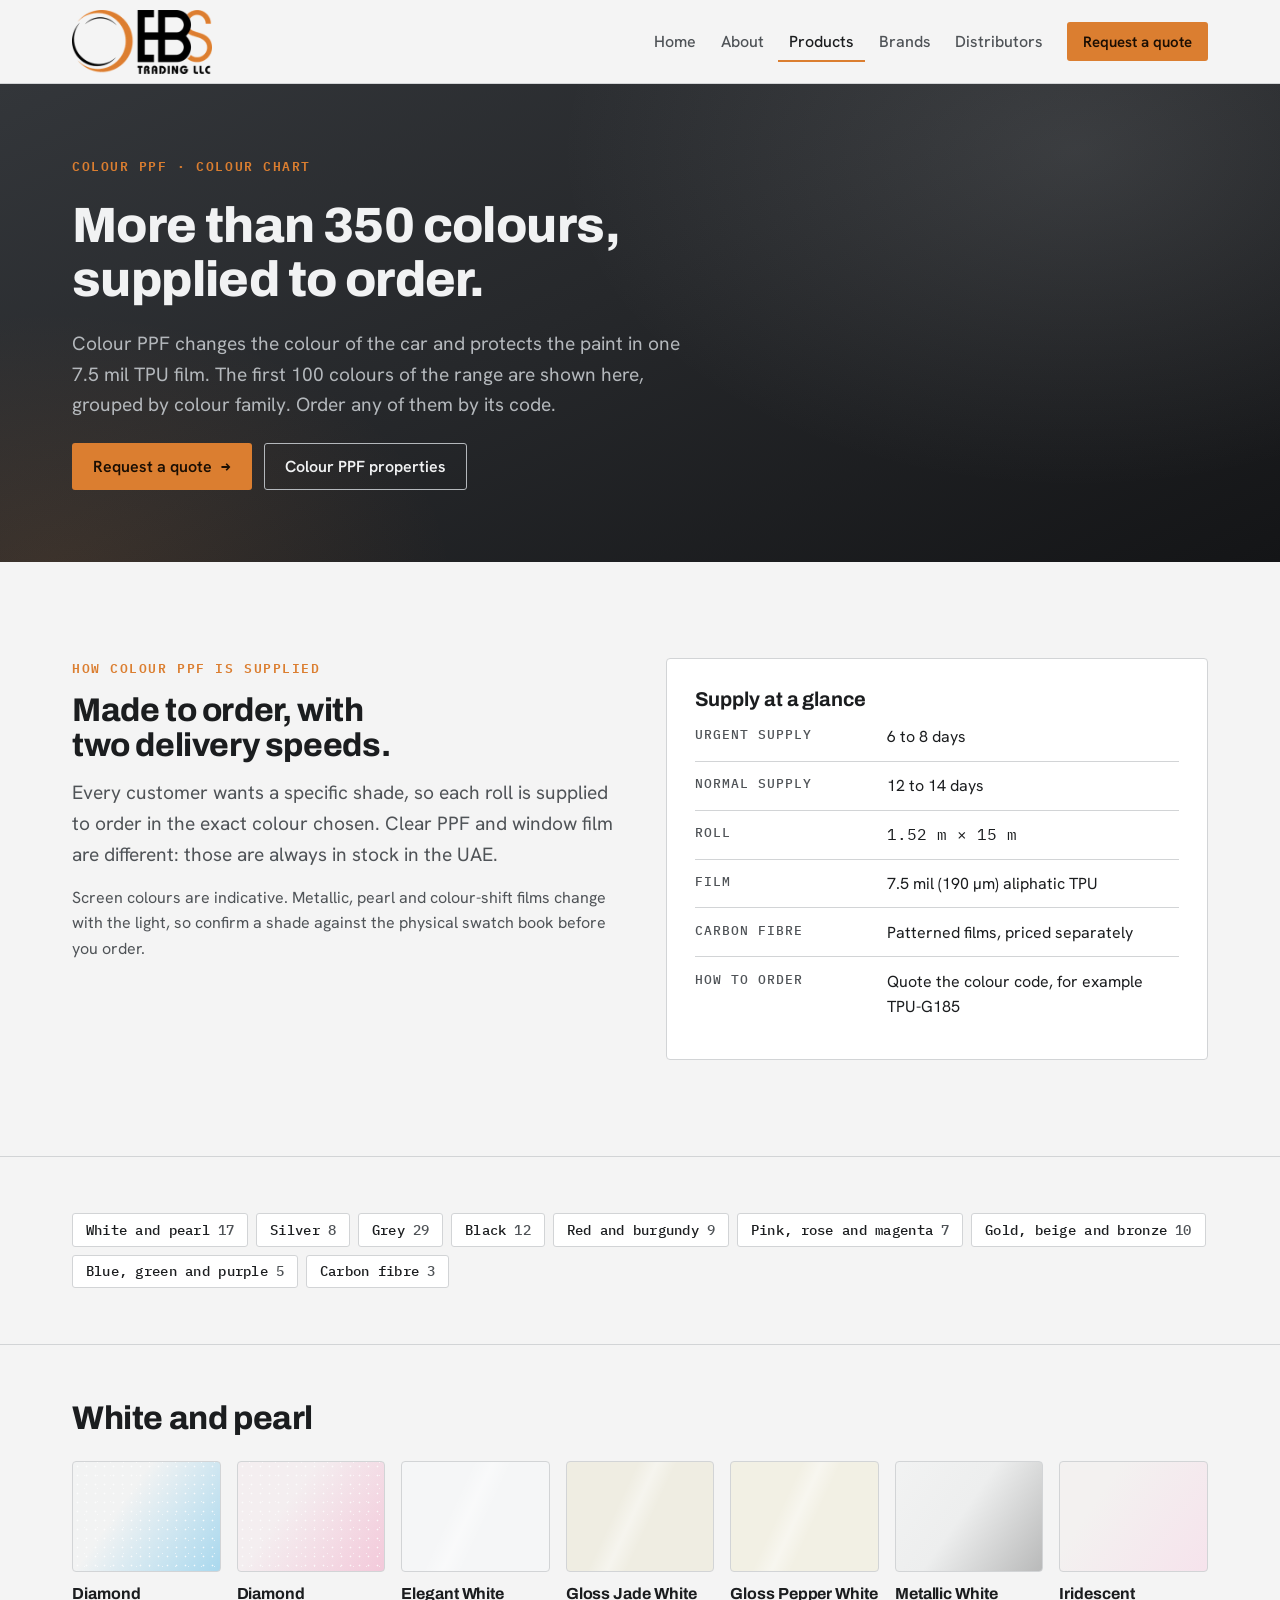
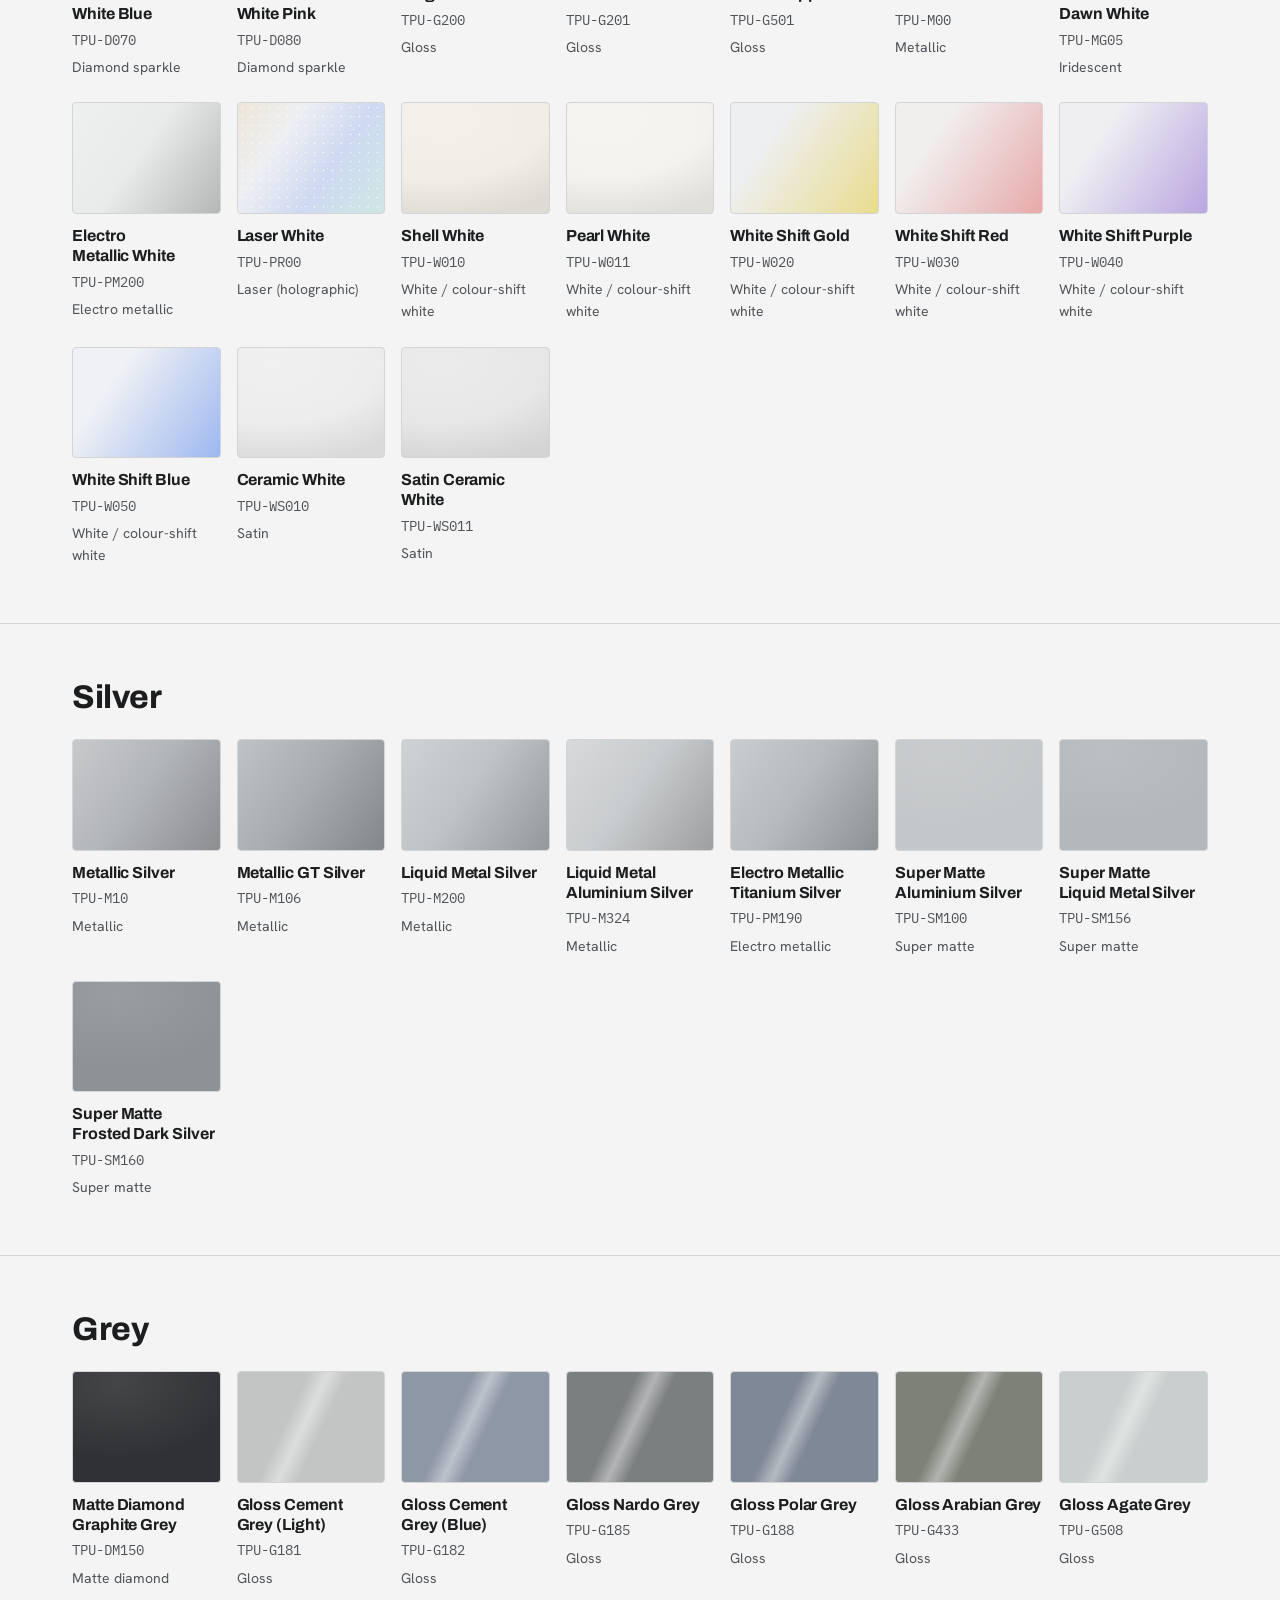
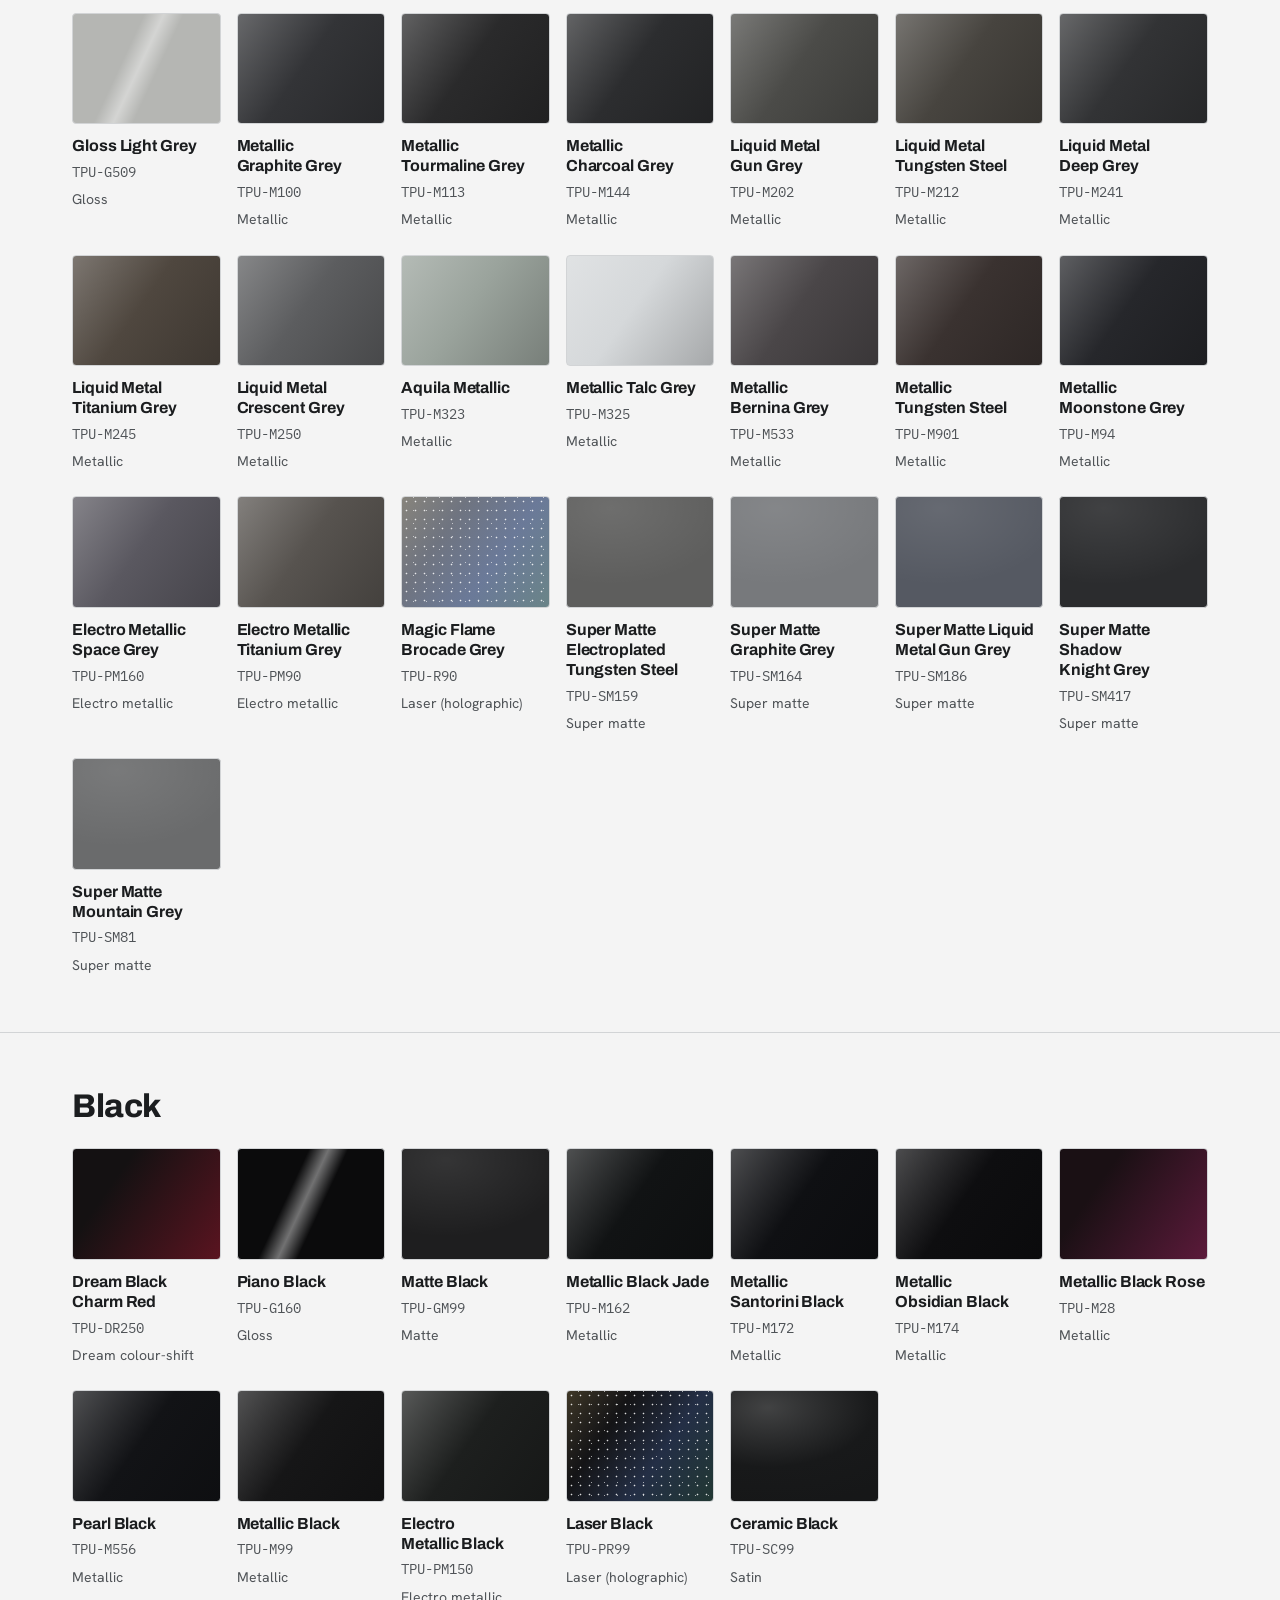
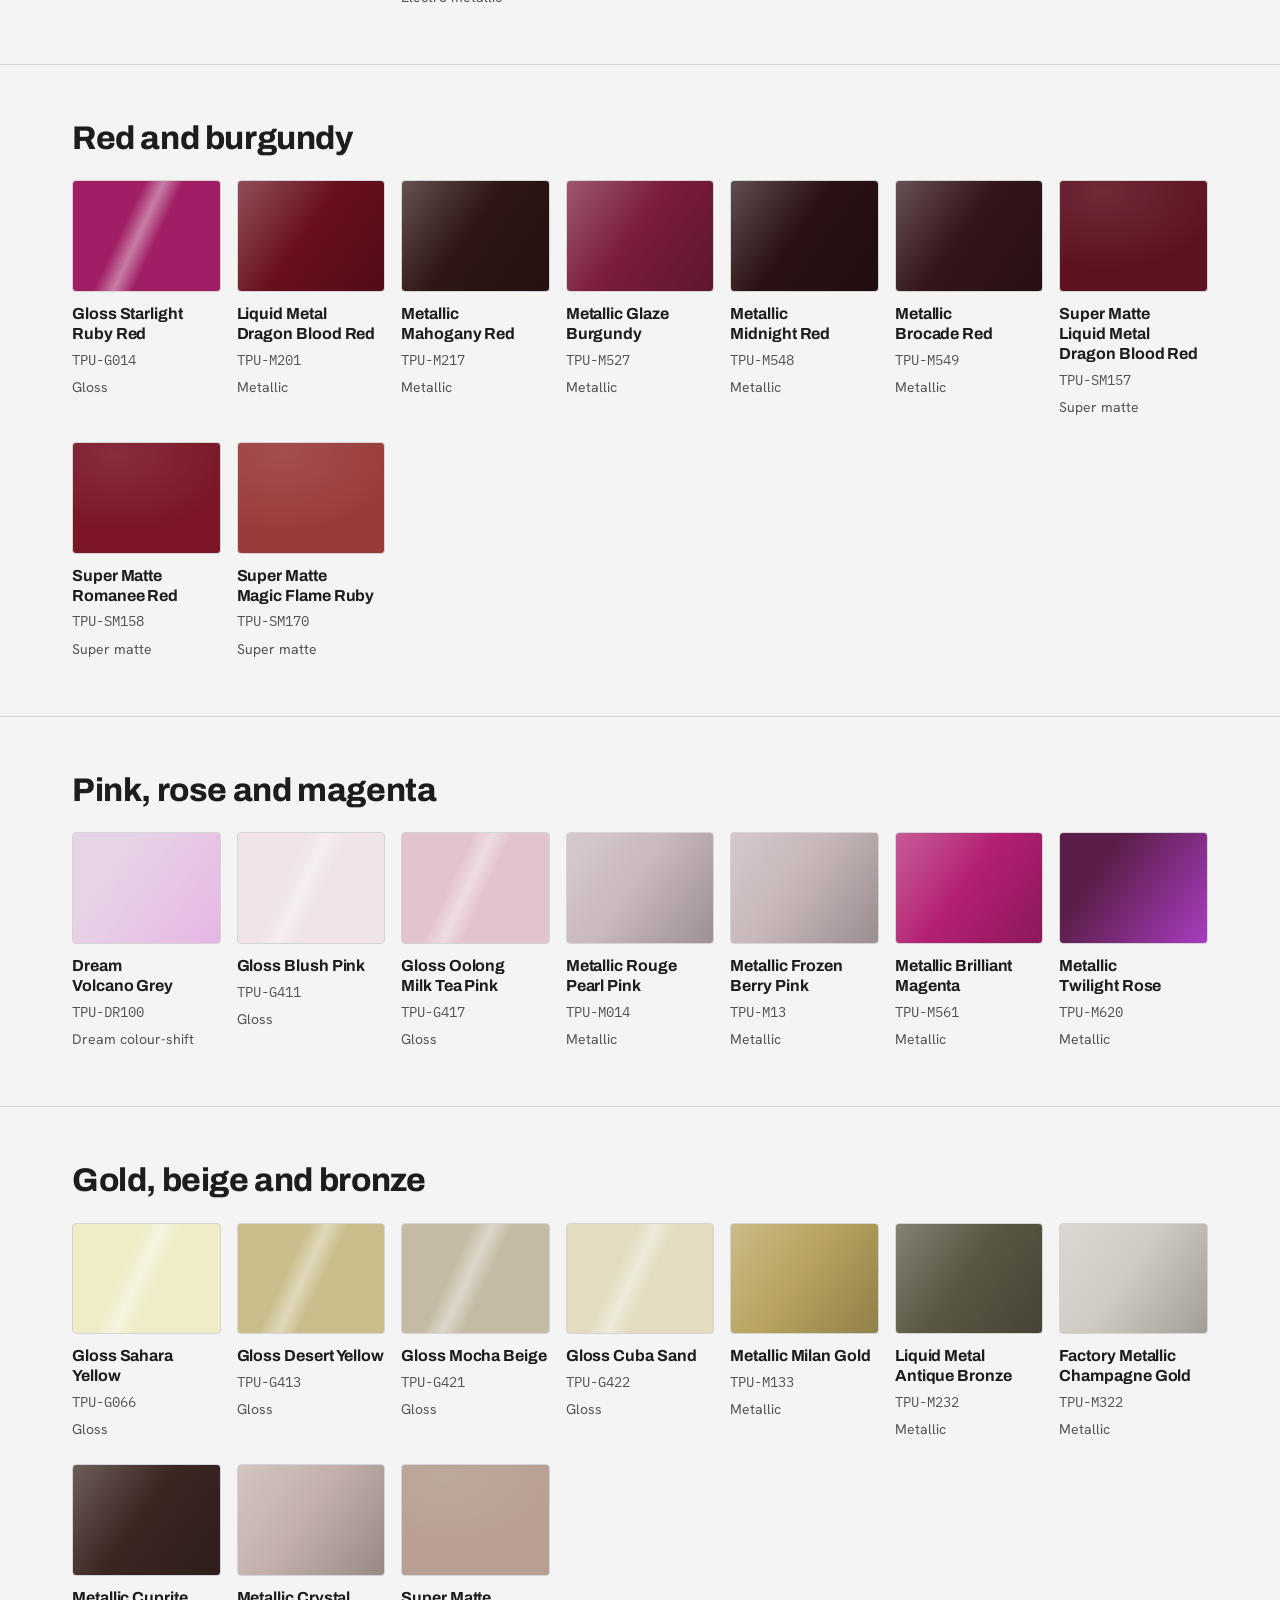
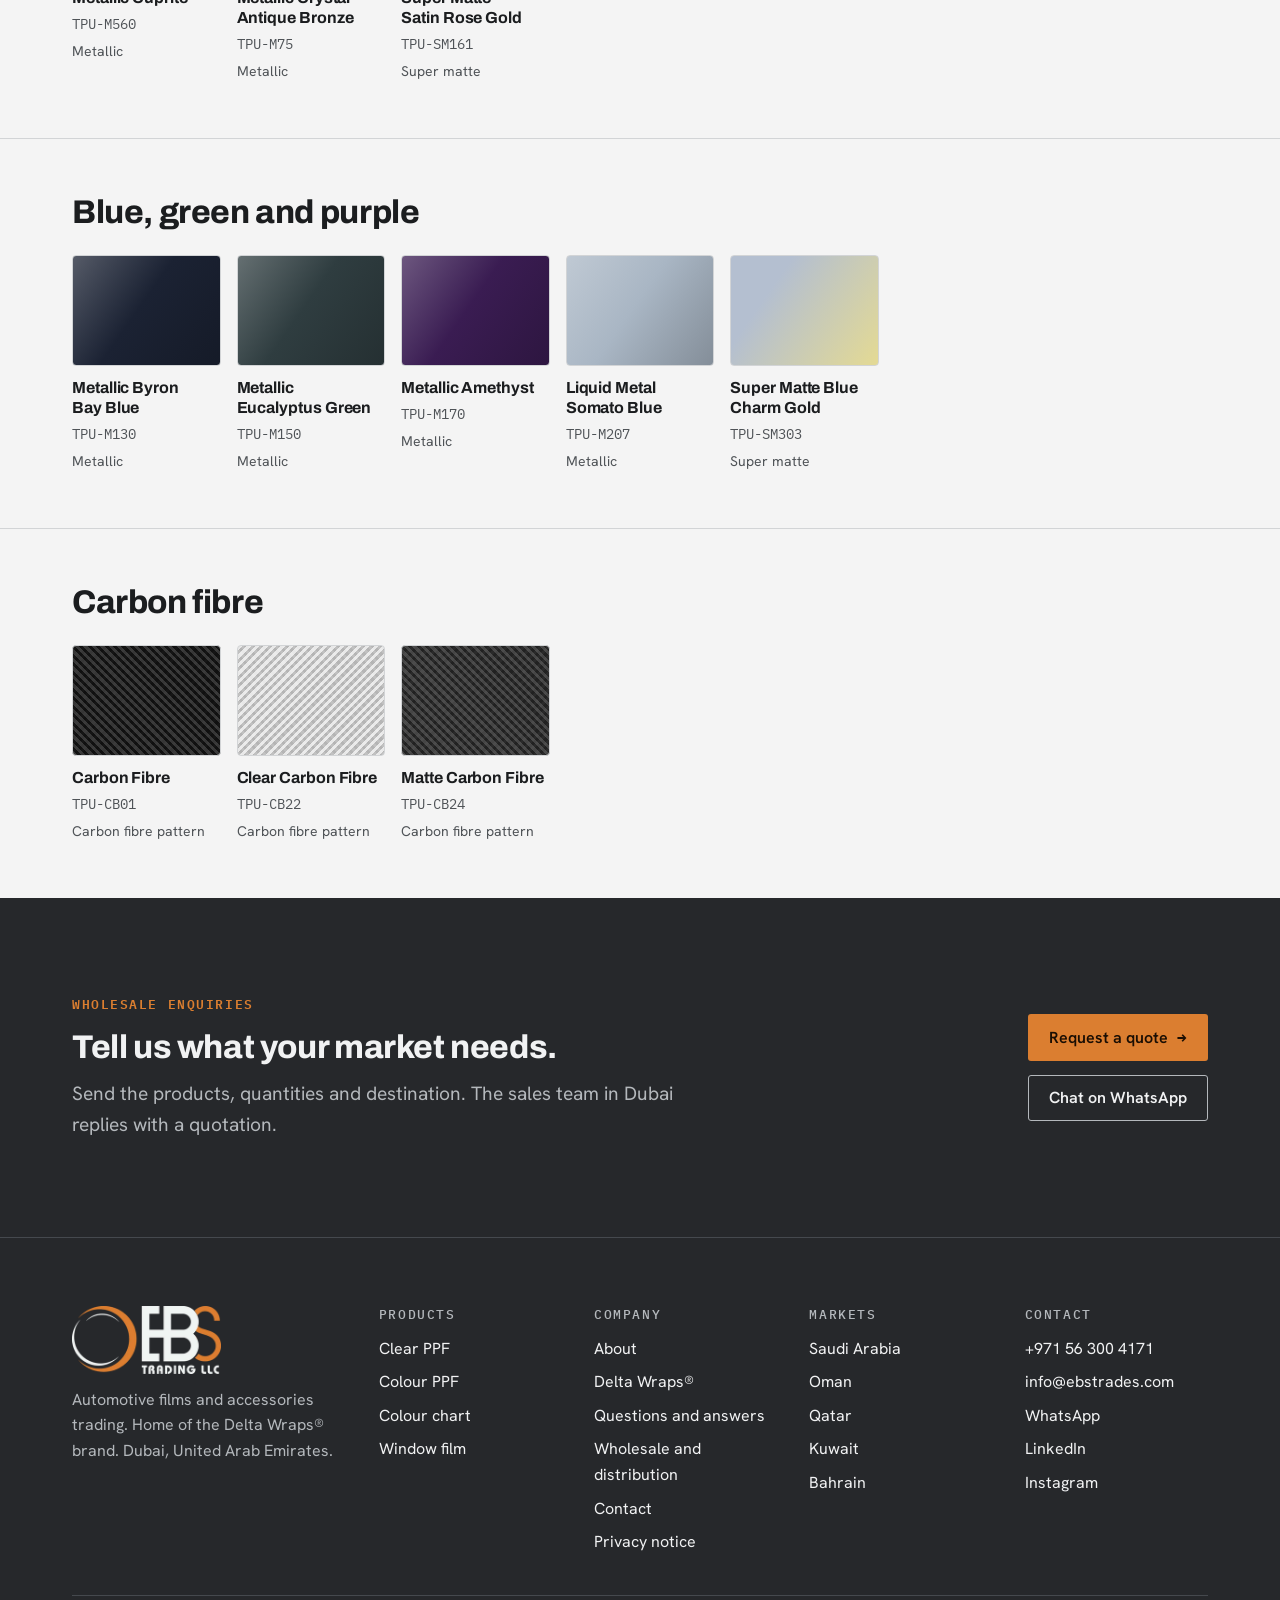
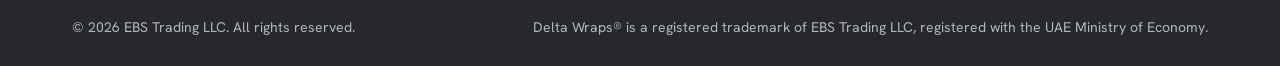
<file: colour-ppf.html>
<!doctype html>
<html lang="en">
<head>
<!-- Google tag (gtag.js) -->
<script>
  window.dataLayer = window.dataLayer || [];
  function gtag(){dataLayer.push(arguments);}
  gtag('js', new Date());
  gtag('config', 'G-Q1503M00SF');
  window.addEventListener('load', function () {
    var s = document.createElement('script');
    s.async = true;
    s.src = 'https://www.googletagmanager.com/gtag/js?id=G-Q1503M00SF';
    document.head.appendChild(s);
  });
</script>
<meta charset="utf-8">
<meta name="viewport" content="width=device-width, initial-scale=1, viewport-fit=cover">
<title>Colour PPF Colour Chart | 350+ Colours Made to Order | EBS Trading LLC</title>
<meta name="description" content="Delta Wraps colour PPF colour chart: whites, silvers, greys, blacks, reds, pinks, golds, blues and carbon fibre. Made to order in 6 to 8 or 12 to 14 days.">
<link rel="canonical" href="https://ebstrades.com/colour-ppf">
<meta property="og:type" content="website">
<meta property="og:site_name" content="EBS Trading LLC">
<meta property="og:title" content="Colour PPF Colour Chart | 350+ Colours Made to Order | EBS Trading LLC">
<meta property="og:description" content="Delta Wraps colour PPF colour chart: whites, silvers, greys, blacks, reds, pinks, golds, blues and carbon fibre. Made to order in 6 to 8 or 12 to 14 days.">
<meta property="og:url" content="https://ebstrades.com/colour-ppf">
<meta property="og:image" content="https://ebstrades.com/assets/og-image.png">
<meta name="twitter:card" content="summary">
<meta name="theme-color" content="#26282B">
<link rel="icon" href="assets/favicon.png" type="image/png">
<link rel="apple-touch-icon" href="assets/apple-touch-icon.png">
<link rel="preconnect" href="https://fonts.googleapis.com">
<link rel="preconnect" href="https://fonts.gstatic.com" crossorigin>
<link rel="preload" as="style" href="https://fonts.googleapis.com/css2?family=Archivo:wdth,wght@62..125,100..900&family=Hanken+Grotesk:wght@400;500;600;700&family=IBM+Plex+Mono:wght@400;500&display=swap">
<link rel="stylesheet" href="https://fonts.googleapis.com/css2?family=Archivo:wdth,wght@62..125,100..900&family=Hanken+Grotesk:wght@400;500;600;700&family=IBM+Plex+Mono:wght@400;500&display=swap" media="print" onload="this.media='all'">
<noscript><link rel="stylesheet" href="https://fonts.googleapis.com/css2?family=Archivo:wdth,wght@62..125,100..900&family=Hanken+Grotesk:wght@400;500;600;700&family=IBM+Plex+Mono:wght@400;500&display=swap"></noscript>
<link rel="stylesheet" href="assets/css/site.css?v=e39281ab35">
<script>document.documentElement.className += ' js';</script>
</head>
<body>
<a class="skip" href="#main">Skip to content</a>
<header class="site-header">
  <div class="wrap header-row">
    <a class="brand" href="index.html" aria-label="EBS Trading LLC home"><img class="brand-logo on-light" src="assets/ebs-logo.webp" alt="EBS Trading LLC" width="320" height="146"><img class="brand-logo on-dark" src="assets/ebs-logo-light.webp" alt="EBS Trading LLC" width="320" height="146"></a>
    <button class="nav-toggle" id="nav-toggle" type="button" aria-expanded="false" aria-controls="site-nav">Menu</button>
    <nav class="nav" id="site-nav" aria-label="Main"><a href="index.html">Home</a><a href="about.html">About</a><a href="products.html" aria-current="page">Products</a><a href="brands.html">Brands</a><a href="distributors.html">Distributors</a><a class="btn btn-primary btn-sm" href="contact.html">Request a quote</a></nav>
  </div>
</header>
<main id="main">
<section class="band page-hero">
  <div class="wrap">
    <div class="hero-copy">
      <p class="eyebrow">Colour PPF &middot; Colour chart</p>
      <h1>More than 350 colours, supplied to order.</h1>
      <p class="lede">Colour PPF changes the colour of the car and protects the paint in one 7.5 mil TPU film. The first 100 colours of the range are shown here, grouped by colour family. Order any of them by its code.</p>
      <div class="btn-row">
        <a class="btn btn-primary arrow" href="contact.html">Request a quote</a>
        <a class="btn btn-ghost" href="products.html#colour-ppf">Colour PPF properties</a>
      </div>
    </div>
  </div>
</section>

<section class="section">
  <div class="wrap cols-2">
    <div class="section-head" style="margin-bottom:0">
      <p class="eyebrow">How colour PPF is supplied</p>
      <h2>Made to order, with two delivery speeds.</h2>
      <p class="lede">Every customer wants a specific shade, so each roll is supplied to order in the exact colour chosen. Clear PPF and window film are different: those are always in stock in the UAE.</p>
      <p class="note">Screen colours are indicative. Metallic, pearl and colour-shift films change with the light, so confirm a shade against the physical swatch book before you order.</p>
    </div>
    <div class="panel">
      <h3>Supply at a glance</h3>
      <dl class="kv">
        <div><dt>Urgent supply</dt><dd>6 to 8 days</dd></div>
        <div><dt>Normal supply</dt><dd>12 to 14 days</dd></div>
        <div><dt>Roll</dt><dd class="data">1.52 m &times; 15 m</dd></div>
        <div><dt>Film</dt><dd>7.5 mil (190 &micro;m) aliphatic TPU</dd></div>
        <div><dt>Carbon fibre</dt><dd>Patterned films, priced separately</dd></div>
        <div><dt>How to order</dt><dd>Quote the colour code, for example TPU-G185</dd></div>
      </dl>
    </div>
  </div>
</section>

<section class="section-tight rule-top">
  <div class="wrap">
    <nav class="subnav" aria-label="Colour families"><a href="#white-and-pearl">White and pearl <span class="data">17</span></a><a href="#silver">Silver <span class="data">8</span></a><a href="#grey">Grey <span class="data">29</span></a><a href="#black">Black <span class="data">12</span></a><a href="#red-and-burgundy">Red and burgundy <span class="data">9</span></a><a href="#pink-rose-and-magenta">Pink, rose and magenta <span class="data">7</span></a><a href="#gold-beige-and-bronze">Gold, beige and bronze <span class="data">10</span></a><a href="#blue-green-and-purple">Blue, green and purple <span class="data">5</span></a><a href="#carbon-fibre">Carbon fibre <span class="data">3</span></a></nav>
  </div>
</section>

<section class="section-tight rule-top" id="white-and-pearl">
  <div class="wrap">
    <div class="section-head" style="margin-bottom:1.5rem">
      <h2>White and pearl</h2>
    </div>
    <ul class="tiles"><li class="tile"><div class="tile-swatch fx-sparkle" style="--c:#F2F3F3;--c2:#A9D8EE" role="img" aria-label="Diamond White Blue colour tile"></div><h3>Diamond White Blue</h3><p class="data">TPU-D070</p><p>Diamond sparkle</p></li><li class="tile"><div class="tile-swatch fx-sparkle" style="--c:#F4EEF0;--c2:#F3C9DA" role="img" aria-label="Diamond White Pink colour tile"></div><h3>Diamond White Pink</h3><p class="data">TPU-D080</p><p>Diamond sparkle</p></li><li class="tile"><div class="tile-swatch fx-gloss" style="--c:#F5F6F7" role="img" aria-label="Elegant White colour tile"></div><h3>Elegant White</h3><p class="data">TPU-G200</p><p>Gloss</p></li><li class="tile"><div class="tile-swatch fx-gloss" style="--c:#EFEDE2" role="img" aria-label="Gloss Jade White colour tile"></div><h3>Gloss Jade White</h3><p class="data">TPU-G201</p><p>Gloss</p></li><li class="tile"><div class="tile-swatch fx-gloss" style="--c:#F2F0E4" role="img" aria-label="Gloss Pepper White colour tile"></div><h3>Gloss Pepper White</h3><p class="data">TPU-G501</p><p>Gloss</p></li><li class="tile"><div class="tile-swatch fx-metallic" style="--c:#EDEEEE" role="img" aria-label="Metallic White colour tile"></div><h3>Metallic White</h3><p class="data">TPU-M00</p><p>Metallic</p></li><li class="tile"><div class="tile-swatch fx-shift" style="--c:#F3F1F0;--c2:#F6E3EC" role="img" aria-label="Iridescent Dawn White colour tile"></div><h3>Iridescent Dawn White</h3><p class="data">TPU-MG05</p><p>Iridescent</p></li><li class="tile"><div class="tile-swatch fx-metallic" style="--c:#E9EAEA" role="img" aria-label="Electro Metallic White colour tile"></div><h3>Electro Metallic White</h3><p class="data">TPU-PM200</p><p>Electro metallic</p></li><li class="tile"><div class="tile-swatch fx-laser" style="--c:#EEEFF2" role="img" aria-label="Laser White colour tile"></div><h3>Laser White</h3><p class="data">TPU-PR00</p><p>Laser (holographic)</p></li><li class="tile"><div class="tile-swatch fx-pearl" style="--c:#F1EEE6" role="img" aria-label="Shell White colour tile"></div><h3>Shell White</h3><p class="data">TPU-W010</p><p>White / colour-shift white</p></li><li class="tile"><div class="tile-swatch fx-pearl" style="--c:#F4F2EC" role="img" aria-label="Pearl White colour tile"></div><h3>Pearl White</h3><p class="data">TPU-W011</p><p>White / colour-shift white</p></li><li class="tile"><div class="tile-swatch fx-shift" style="--c:#EEEFF0;--c2:#E9DC8E" role="img" aria-label="White Shift Gold colour tile"></div><h3>White Shift Gold</h3><p class="data">TPU-W020</p><p>White / colour-shift white</p></li><li class="tile"><div class="tile-swatch fx-shift" style="--c:#F1EEEE;--c2:#E7A9A9" role="img" aria-label="White Shift Red colour tile"></div><h3>White Shift Red</h3><p class="data">TPU-W030</p><p>White / colour-shift white</p></li><li class="tile"><div class="tile-swatch fx-shift" style="--c:#EFEFF2;--c2:#B9A6E0" role="img" aria-label="White Shift Purple colour tile"></div><h3>White Shift Purple</h3><p class="data">TPU-W040</p><p>White / colour-shift white</p></li><li class="tile"><div class="tile-swatch fx-shift" style="--c:#EFF1F4;--c2:#9DB8F0" role="img" aria-label="White Shift Blue colour tile"></div><h3>White Shift Blue</h3><p class="data">TPU-W050</p><p>White / colour-shift white</p></li><li class="tile"><div class="tile-swatch fx-satin" style="--c:#ECEDEC" role="img" aria-label="Ceramic White colour tile"></div><h3>Ceramic White</h3><p class="data">TPU-WS010</p><p>Satin</p></li><li class="tile"><div class="tile-swatch fx-satin" style="--c:#E6E7E6" role="img" aria-label="Satin Ceramic White colour tile"></div><h3>Satin Ceramic White</h3><p class="data">TPU-WS011</p><p>Satin</p></li></ul>
  </div>
</section>

<section class="section-tight rule-top" id="silver">
  <div class="wrap">
    <div class="section-head" style="margin-bottom:1.5rem">
      <h2>Silver</h2>
    </div>
    <ul class="tiles"><li class="tile"><div class="tile-swatch fx-metallic" style="--c:#B3B6B9" role="img" aria-label="Metallic Silver colour tile"></div><h3>Metallic Silver</h3><p class="data">TPU-M10</p><p>Metallic</p></li><li class="tile"><div class="tile-swatch fx-metallic" style="--c:#A9ADB1" role="img" aria-label="Metallic GT Silver colour tile"></div><h3>Metallic GT Silver</h3><p class="data">TPU-M106</p><p>Metallic</p></li><li class="tile"><div class="tile-swatch fx-metallic" style="--c:#BFC3C6" role="img" aria-label="Liquid Metal Silver colour tile"></div><h3>Liquid Metal Silver</h3><p class="data">TPU-M200</p><p>Metallic</p></li><li class="tile"><div class="tile-swatch fx-metallic" style="--c:#C9CCCE" role="img" aria-label="Liquid Metal Aluminium Silver colour tile"></div><h3>Liquid Metal Aluminium Silver</h3><p class="data">TPU-M324</p><p>Metallic</p></li><li class="tile"><div class="tile-swatch fx-metallic" style="--c:#B7BBBE" role="img" aria-label="Electro Metallic Titanium Silver colour tile"></div><h3>Electro Metallic Titanium Silver</h3><p class="data">TPU-PM190</p><p>Electro metallic</p></li><li class="tile"><div class="tile-swatch fx-matte" style="--c:#C4C7C9" role="img" aria-label="Super Matte Aluminium Silver colour tile"></div><h3>Super Matte Aluminium Silver</h3><p class="data">TPU-SM100</p><p>Super matte</p></li><li class="tile"><div class="tile-swatch fx-matte" style="--c:#B4B8BB" role="img" aria-label="Super Matte Liquid Metal Silver colour tile"></div><h3>Super Matte Liquid Metal Silver</h3><p class="data">TPU-SM156</p><p>Super matte</p></li><li class="tile"><div class="tile-swatch fx-matte" style="--c:#8E9296" role="img" aria-label="Super Matte Frosted Dark Silver colour tile"></div><h3>Super Matte Frosted Dark Silver</h3><p class="data">TPU-SM160</p><p>Super matte</p></li></ul>
  </div>
</section>

<section class="section-tight rule-top" id="grey">
  <div class="wrap">
    <div class="section-head" style="margin-bottom:1.5rem">
      <h2>Grey</h2>
    </div>
    <ul class="tiles"><li class="tile"><div class="tile-swatch fx-matte" style="--c:#303134" role="img" aria-label="Matte Diamond Graphite Grey colour tile"></div><h3>Matte Diamond Graphite Grey</h3><p class="data">TPU-DM150</p><p>Matte diamond</p></li><li class="tile"><div class="tile-swatch fx-gloss" style="--c:#C3C5C4" role="img" aria-label="Gloss Cement Grey (Light) colour tile"></div><h3>Gloss Cement Grey (Light)</h3><p class="data">TPU-G181</p><p>Gloss</p></li><li class="tile"><div class="tile-swatch fx-gloss" style="--c:#8E97A6" role="img" aria-label="Gloss Cement Grey (Blue) colour tile"></div><h3>Gloss Cement Grey (Blue)</h3><p class="data">TPU-G182</p><p>Gloss</p></li><li class="tile"><div class="tile-swatch fx-gloss" style="--c:#7C7F80" role="img" aria-label="Gloss Nardo Grey colour tile"></div><h3>Gloss Nardo Grey</h3><p class="data">TPU-G185</p><p>Gloss</p></li><li class="tile"><div class="tile-swatch fx-gloss" style="--c:#7F8896" role="img" aria-label="Gloss Polar Grey colour tile"></div><h3>Gloss Polar Grey</h3><p class="data">TPU-G188</p><p>Gloss</p></li><li class="tile"><div class="tile-swatch fx-gloss" style="--c:#7D8177" role="img" aria-label="Gloss Arabian Grey colour tile"></div><h3>Gloss Arabian Grey</h3><p class="data">TPU-G433</p><p>Gloss</p></li><li class="tile"><div class="tile-swatch fx-gloss" style="--c:#C9CFCE" role="img" aria-label="Gloss Agate Grey colour tile"></div><h3>Gloss Agate Grey</h3><p class="data">TPU-G508</p><p>Gloss</p></li><li class="tile"><div class="tile-swatch fx-gloss" style="--c:#B5B6B3" role="img" aria-label="Gloss Light Grey colour tile"></div><h3>Gloss Light Grey</h3><p class="data">TPU-G509</p><p>Gloss</p></li><li class="tile"><div class="tile-swatch fx-metallic" style="--c:#333437" role="img" aria-label="Metallic Graphite Grey colour tile"></div><h3>Metallic Graphite Grey</h3><p class="data">TPU-M100</p><p>Metallic</p></li><li class="tile"><div class="tile-swatch fx-metallic" style="--c:#2A2A2B" role="img" aria-label="Metallic Tourmaline Grey colour tile"></div><h3>Metallic Tourmaline Grey</h3><p class="data">TPU-M113</p><p>Metallic</p></li><li class="tile"><div class="tile-swatch fx-metallic" style="--c:#2C2D2F" role="img" aria-label="Metallic Charcoal Grey colour tile"></div><h3>Metallic Charcoal Grey</h3><p class="data">TPU-M144</p><p>Metallic</p></li><li class="tile"><div class="tile-swatch fx-metallic" style="--c:#4B4B48" role="img" aria-label="Liquid Metal Gun Grey colour tile"></div><h3>Liquid Metal Gun Grey</h3><p class="data">TPU-M202</p><p>Metallic</p></li><li class="tile"><div class="tile-swatch fx-metallic" style="--c:#47443F" role="img" aria-label="Liquid Metal Tungsten Steel colour tile"></div><h3>Liquid Metal Tungsten Steel</h3><p class="data">TPU-M212</p><p>Metallic</p></li><li class="tile"><div class="tile-swatch fx-metallic" style="--c:#323335" role="img" aria-label="Liquid Metal Deep Grey colour tile"></div><h3>Liquid Metal Deep Grey</h3><p class="data">TPU-M241</p><p>Metallic</p></li><li class="tile"><div class="tile-swatch fx-metallic" style="--c:#4F473F" role="img" aria-label="Liquid Metal Titanium Grey colour tile"></div><h3>Liquid Metal Titanium Grey</h3><p class="data">TPU-M245</p><p>Metallic</p></li><li class="tile"><div class="tile-swatch fx-metallic" style="--c:#5C5D5F" role="img" aria-label="Liquid Metal Crescent Grey colour tile"></div><h3>Liquid Metal Crescent Grey</h3><p class="data">TPU-M250</p><p>Metallic</p></li><li class="tile"><div class="tile-swatch fx-metallic" style="--c:#9AA39C" role="img" aria-label="Aquila Metallic colour tile"></div><h3>Aquila Metallic</h3><p class="data">TPU-M323</p><p>Metallic</p></li><li class="tile"><div class="tile-swatch fx-metallic" style="--c:#D5D8DA" role="img" aria-label="Metallic Talc Grey colour tile"></div><h3>Metallic Talc Grey</h3><p class="data">TPU-M325</p><p>Metallic</p></li><li class="tile"><div class="tile-swatch fx-metallic" style="--c:#4A4648" role="img" aria-label="Metallic Bernina Grey colour tile"></div><h3>Metallic Bernina Grey</h3><p class="data">TPU-M533</p><p>Metallic</p></li><li class="tile"><div class="tile-swatch fx-metallic" style="--c:#3A3230" role="img" aria-label="Metallic Tungsten Steel colour tile"></div><h3>Metallic Tungsten Steel</h3><p class="data">TPU-M901</p><p>Metallic</p></li><li class="tile"><div class="tile-swatch fx-metallic" style="--c:#26272B" role="img" aria-label="Metallic Moonstone Grey colour tile"></div><h3>Metallic Moonstone Grey</h3><p class="data">TPU-M94</p><p>Metallic</p></li><li class="tile"><div class="tile-swatch fx-metallic" style="--c:#5A5860" role="img" aria-label="Electro Metallic Space Grey colour tile"></div><h3>Electro Metallic Space Grey</h3><p class="data">TPU-PM160</p><p>Electro metallic</p></li><li class="tile"><div class="tile-swatch fx-metallic" style="--c:#57534F" role="img" aria-label="Electro Metallic Titanium Grey colour tile"></div><h3>Electro Metallic Titanium Grey</h3><p class="data">TPU-PM90</p><p>Electro metallic</p></li><li class="tile"><div class="tile-swatch fx-laser" style="--c:#6F7480" role="img" aria-label="Magic Flame Brocade Grey colour tile"></div><h3>Magic Flame Brocade Grey</h3><p class="data">TPU-R90</p><p>Laser (holographic)</p></li><li class="tile"><div class="tile-swatch fx-matte" style="--c:#5E5E5D" role="img" aria-label="Super Matte Electroplated Tungsten Steel colour tile"></div><h3>Super Matte Electroplated Tungsten Steel</h3><p class="data">TPU-SM159</p><p>Super matte</p></li><li class="tile"><div class="tile-swatch fx-matte" style="--c:#77797C" role="img" aria-label="Super Matte Graphite Grey colour tile"></div><h3>Super Matte Graphite Grey</h3><p class="data">TPU-SM164</p><p>Super matte</p></li><li class="tile"><div class="tile-swatch fx-matte" style="--c:#555962" role="img" aria-label="Super Matte Liquid Metal Gun Grey colour tile"></div><h3>Super Matte Liquid Metal Gun Grey</h3><p class="data">TPU-SM186</p><p>Super matte</p></li><li class="tile"><div class="tile-swatch fx-matte" style="--c:#2B2C2E" role="img" aria-label="Super Matte Shadow Knight Grey colour tile"></div><h3>Super Matte Shadow Knight Grey</h3><p class="data">TPU-SM417</p><p>Super matte</p></li><li class="tile"><div class="tile-swatch fx-matte" style="--c:#6A6B6C" role="img" aria-label="Super Matte Mountain Grey colour tile"></div><h3>Super Matte Mountain Grey</h3><p class="data">TPU-SM81</p><p>Super matte</p></li></ul>
  </div>
</section>

<section class="section-tight rule-top" id="black">
  <div class="wrap">
    <div class="section-head" style="margin-bottom:1.5rem">
      <h2>Black</h2>
    </div>
    <ul class="tiles"><li class="tile"><div class="tile-swatch fx-shift" style="--c:#141112;--c2:#5A1420" role="img" aria-label="Dream Black Charm Red colour tile"></div><h3>Dream Black Charm Red</h3><p class="data">TPU-DR250</p><p>Dream colour-shift</p></li><li class="tile"><div class="tile-swatch fx-gloss" style="--c:#0B0B0C" role="img" aria-label="Piano Black colour tile"></div><h3>Piano Black</h3><p class="data">TPU-G160</p><p>Gloss</p></li><li class="tile"><div class="tile-swatch fx-matte" style="--c:#1E1E1F" role="img" aria-label="Matte Black colour tile"></div><h3>Matte Black</h3><p class="data">TPU-GM99</p><p>Matte</p></li><li class="tile"><div class="tile-swatch fx-metallic" style="--c:#111314" role="img" aria-label="Metallic Black Jade colour tile"></div><h3>Metallic Black Jade</h3><p class="data">TPU-M162</p><p>Metallic</p></li><li class="tile"><div class="tile-swatch fx-metallic" style="--c:#0F1013" role="img" aria-label="Metallic Santorini Black colour tile"></div><h3>Metallic Santorini Black</h3><p class="data">TPU-M172</p><p>Metallic</p></li><li class="tile"><div class="tile-swatch fx-metallic" style="--c:#0E0E10" role="img" aria-label="Metallic Obsidian Black colour tile"></div><h3>Metallic Obsidian Black</h3><p class="data">TPU-M174</p><p>Metallic</p></li><li class="tile"><div class="tile-swatch fx-shift" style="--c:#1A1014;--c2:#5B1A3A" role="img" aria-label="Metallic Black Rose colour tile"></div><h3>Metallic Black Rose</h3><p class="data">TPU-M28</p><p>Metallic</p></li><li class="tile"><div class="tile-swatch fx-metallic" style="--c:#121316" role="img" aria-label="Pearl Black colour tile"></div><h3>Pearl Black</h3><p class="data">TPU-M556</p><p>Metallic</p></li><li class="tile"><div class="tile-swatch fx-metallic" style="--c:#161617" role="img" aria-label="Metallic Black colour tile"></div><h3>Metallic Black</h3><p class="data">TPU-M99</p><p>Metallic</p></li><li class="tile"><div class="tile-swatch fx-metallic" style="--c:#1D1F1E" role="img" aria-label="Electro Metallic Black colour tile"></div><h3>Electro Metallic Black</h3><p class="data">TPU-PM150</p><p>Electro metallic</p></li><li class="tile"><div class="tile-swatch fx-laser" style="--c:#141416" role="img" aria-label="Laser Black colour tile"></div><h3>Laser Black</h3><p class="data">TPU-PR99</p><p>Laser (holographic)</p></li><li class="tile"><div class="tile-swatch fx-satin" style="--c:#18191A" role="img" aria-label="Ceramic Black colour tile"></div><h3>Ceramic Black</h3><p class="data">TPU-SC99</p><p>Satin</p></li></ul>
  </div>
</section>

<section class="section-tight rule-top" id="red-and-burgundy">
  <div class="wrap">
    <div class="section-head" style="margin-bottom:1.5rem">
      <h2>Red and burgundy</h2>
    </div>
    <ul class="tiles"><li class="tile"><div class="tile-swatch fx-gloss" style="--c:#A01E64" role="img" aria-label="Gloss Starlight Ruby Red colour tile"></div><h3>Gloss Starlight Ruby Red</h3><p class="data">TPU-G014</p><p>Gloss</p></li><li class="tile"><div class="tile-swatch fx-metallic" style="--c:#6A0F1D" role="img" aria-label="Liquid Metal Dragon Blood Red colour tile"></div><h3>Liquid Metal Dragon Blood Red</h3><p class="data">TPU-M201</p><p>Metallic</p></li><li class="tile"><div class="tile-swatch fx-metallic" style="--c:#2E1614" role="img" aria-label="Metallic Mahogany Red colour tile"></div><h3>Metallic Mahogany Red</h3><p class="data">TPU-M217</p><p>Metallic</p></li><li class="tile"><div class="tile-swatch fx-metallic" style="--c:#7B1C3C" role="img" aria-label="Metallic Glaze Burgundy colour tile"></div><h3>Metallic Glaze Burgundy</h3><p class="data">TPU-M527</p><p>Metallic</p></li><li class="tile"><div class="tile-swatch fx-metallic" style="--c:#2A1114" role="img" aria-label="Metallic Midnight Red colour tile"></div><h3>Metallic Midnight Red</h3><p class="data">TPU-M548</p><p>Metallic</p></li><li class="tile"><div class="tile-swatch fx-metallic" style="--c:#33151A" role="img" aria-label="Metallic Brocade Red colour tile"></div><h3>Metallic Brocade Red</h3><p class="data">TPU-M549</p><p>Metallic</p></li><li class="tile"><div class="tile-swatch fx-matte" style="--c:#5E1220" role="img" aria-label="Super Matte Liquid Metal Dragon Blood Red colour tile"></div><h3>Super Matte Liquid Metal Dragon Blood Red</h3><p class="data">TPU-SM157</p><p>Super matte</p></li><li class="tile"><div class="tile-swatch fx-matte" style="--c:#7A1626" role="img" aria-label="Super Matte Romanee Red colour tile"></div><h3>Super Matte Romanee Red</h3><p class="data">TPU-SM158</p><p>Super matte</p></li><li class="tile"><div class="tile-swatch fx-matte" style="--c:#9A3B3B" role="img" aria-label="Super Matte Magic Flame Ruby colour tile"></div><h3>Super Matte Magic Flame Ruby</h3><p class="data">TPU-SM170</p><p>Super matte</p></li></ul>
  </div>
</section>

<section class="section-tight rule-top" id="pink-rose-and-magenta">
  <div class="wrap">
    <div class="section-head" style="margin-bottom:1.5rem">
      <h2>Pink, rose and magenta</h2>
    </div>
    <ul class="tiles"><li class="tile"><div class="tile-swatch fx-shift" style="--c:#E6D3E6;--c2:#E7B6E4" role="img" aria-label="Dream Volcano Grey colour tile"></div><h3>Dream Volcano Grey</h3><p class="data">TPU-DR100</p><p>Dream colour-shift</p></li><li class="tile"><div class="tile-swatch fx-gloss" style="--c:#EFE3E6" role="img" aria-label="Gloss Blush Pink colour tile"></div><h3>Gloss Blush Pink</h3><p class="data">TPU-G411</p><p>Gloss</p></li><li class="tile"><div class="tile-swatch fx-gloss" style="--c:#E3C3CF" role="img" aria-label="Gloss Oolong Milk Tea Pink colour tile"></div><h3>Gloss Oolong Milk Tea Pink</h3><p class="data">TPU-G417</p><p>Gloss</p></li><li class="tile"><div class="tile-swatch fx-metallic" style="--c:#C9B8BD" role="img" aria-label="Metallic Rouge Pearl Pink colour tile"></div><h3>Metallic Rouge Pearl Pink</h3><p class="data">TPU-M014</p><p>Metallic</p></li><li class="tile"><div class="tile-swatch fx-metallic" style="--c:#C6B6B8" role="img" aria-label="Metallic Frozen Berry Pink colour tile"></div><h3>Metallic Frozen Berry Pink</h3><p class="data">TPU-M13</p><p>Metallic</p></li><li class="tile"><div class="tile-swatch fx-metallic" style="--c:#B41F74" role="img" aria-label="Metallic Brilliant Magenta colour tile"></div><h3>Metallic Brilliant Magenta</h3><p class="data">TPU-M561</p><p>Metallic</p></li><li class="tile"><div class="tile-swatch fx-shift" style="--c:#5A1E48;--c2:#A93CC0" role="img" aria-label="Metallic Twilight Rose colour tile"></div><h3>Metallic Twilight Rose</h3><p class="data">TPU-M620</p><p>Metallic</p></li></ul>
  </div>
</section>

<section class="section-tight rule-top" id="gold-beige-and-bronze">
  <div class="wrap">
    <div class="section-head" style="margin-bottom:1.5rem">
      <h2>Gold, beige and bronze</h2>
    </div>
    <ul class="tiles"><li class="tile"><div class="tile-swatch fx-gloss" style="--c:#EFECC8" role="img" aria-label="Gloss Sahara Yellow colour tile"></div><h3>Gloss Sahara Yellow</h3><p class="data">TPU-G066</p><p>Gloss</p></li><li class="tile"><div class="tile-swatch fx-gloss" style="--c:#C9BE8B" role="img" aria-label="Gloss Desert Yellow colour tile"></div><h3>Gloss Desert Yellow</h3><p class="data">TPU-G413</p><p>Gloss</p></li><li class="tile"><div class="tile-swatch fx-gloss" style="--c:#C5BBA5" role="img" aria-label="Gloss Mocha Beige colour tile"></div><h3>Gloss Mocha Beige</h3><p class="data">TPU-G421</p><p>Gloss</p></li><li class="tile"><div class="tile-swatch fx-gloss" style="--c:#E3DCC0" role="img" aria-label="Gloss Cuba Sand colour tile"></div><h3>Gloss Cuba Sand</h3><p class="data">TPU-G422</p><p>Gloss</p></li><li class="tile"><div class="tile-swatch fx-metallic" style="--c:#B8A45F" role="img" aria-label="Metallic Milan Gold colour tile"></div><h3>Metallic Milan Gold</h3><p class="data">TPU-M133</p><p>Metallic</p></li><li class="tile"><div class="tile-swatch fx-metallic" style="--c:#5B5744" role="img" aria-label="Liquid Metal Antique Bronze colour tile"></div><h3>Liquid Metal Antique Bronze</h3><p class="data">TPU-M232</p><p>Metallic</p></li><li class="tile"><div class="tile-swatch fx-metallic" style="--c:#CFCBC2" role="img" aria-label="Factory Metallic Champagne Gold colour tile"></div><h3>Factory Metallic Champagne Gold</h3><p class="data">TPU-M322</p><p>Metallic</p></li><li class="tile"><div class="tile-swatch fx-metallic" style="--c:#3B2622" role="img" aria-label="Metallic Cuprite colour tile"></div><h3>Metallic Cuprite</h3><p class="data">TPU-M560</p><p>Metallic</p></li><li class="tile"><div class="tile-swatch fx-metallic" style="--c:#C3B0AC" role="img" aria-label="Metallic Crystal Antique Bronze colour tile"></div><h3>Metallic Crystal Antique Bronze</h3><p class="data">TPU-M75</p><p>Metallic</p></li><li class="tile"><div class="tile-swatch fx-matte" style="--c:#B79F92" role="img" aria-label="Super Matte Satin Rose Gold colour tile"></div><h3>Super Matte Satin Rose Gold</h3><p class="data">TPU-SM161</p><p>Super matte</p></li></ul>
  </div>
</section>

<section class="section-tight rule-top" id="blue-green-and-purple">
  <div class="wrap">
    <div class="section-head" style="margin-bottom:1.5rem">
      <h2>Blue, green and purple</h2>
    </div>
    <ul class="tiles"><li class="tile"><div class="tile-swatch fx-metallic" style="--c:#1B2233" role="img" aria-label="Metallic Byron Bay Blue colour tile"></div><h3>Metallic Byron Bay Blue</h3><p class="data">TPU-M130</p><p>Metallic</p></li><li class="tile"><div class="tile-swatch fx-metallic" style="--c:#2F3D40" role="img" aria-label="Metallic Eucalyptus Green colour tile"></div><h3>Metallic Eucalyptus Green</h3><p class="data">TPU-M150</p><p>Metallic</p></li><li class="tile"><div class="tile-swatch fx-metallic" style="--c:#3A1C52" role="img" aria-label="Metallic Amethyst colour tile"></div><h3>Metallic Amethyst</h3><p class="data">TPU-M170</p><p>Metallic</p></li><li class="tile"><div class="tile-swatch fx-metallic" style="--c:#A9B6C4" role="img" aria-label="Liquid Metal Somato Blue colour tile"></div><h3>Liquid Metal Somato Blue</h3><p class="data">TPU-M207</p><p>Metallic</p></li><li class="tile"><div class="tile-swatch fx-shift" style="--c:#B4BFD0;--c2:#E4DA94" role="img" aria-label="Super Matte Blue Charm Gold colour tile"></div><h3>Super Matte Blue Charm Gold</h3><p class="data">TPU-SM303</p><p>Super matte</p></li></ul>
  </div>
</section>

<section class="section-tight rule-top" id="carbon-fibre">
  <div class="wrap">
    <div class="section-head" style="margin-bottom:1.5rem">
      <h2>Carbon fibre</h2>
    </div>
    <ul class="tiles"><li class="tile"><div class="tile-swatch fx-carbon" style="--c:#151515" role="img" aria-label="Carbon Fibre colour tile"></div><h3>Carbon Fibre</h3><p class="data">TPU-CB01</p><p>Carbon fibre pattern</p></li><li class="tile"><div class="tile-swatch fx-carbon-clear" style="--c:#E8E8E8" role="img" aria-label="Clear Carbon Fibre colour tile"></div><h3>Clear Carbon Fibre</h3><p class="data">TPU-CB22</p><p>Carbon fibre pattern</p></li><li class="tile"><div class="tile-swatch fx-carbon" style="--c:#2A2A2A" role="img" aria-label="Matte Carbon Fibre colour tile"></div><h3>Matte Carbon Fibre</h3><p class="data">TPU-CB24</p><p>Carbon fibre pattern</p></li></ul>
  </div>
</section>

<section class="band section">
  <div class="wrap cta">
    <div>
      <p class="eyebrow">Wholesale enquiries</p>
      <h2>Tell us what your market needs.</h2>
      <p class="lede">Send the products, quantities and destination. The sales team in Dubai replies with a quotation.</p>
    </div>
    <div class="btn-row">
      <a class="btn btn-primary arrow" href="contact.html">Request a quote</a>
      <a class="btn btn-ghost" href="https://wa.me/message/D7ZCB5GSL6PWH1" rel="noopener">Chat on WhatsApp</a>
    </div>
  </div>
</section>
</main>
<footer class="band site-footer" style="border-top:1px solid var(--band-line)">
  <div class="wrap">
    <div class="footer-grid">
      <div>
        <img class="brand-logo footer-logo" src="assets/ebs-logo-light.webp" alt="EBS Trading LLC" width="320" height="146" loading="lazy">
        <p>Automotive films and accessories trading. Home of the Delta Wraps&reg; brand. Dubai, United Arab Emirates.</p>
      </div>
      <div>
        <h2>Products</h2>
        <ul>
          <li><a href="products.html#ppf">Clear PPF</a></li>
          <li><a href="products.html#colour-ppf">Colour PPF</a></li>
          <li><a href="colour-ppf.html">Colour chart</a></li>
          <li><a href="products.html#window-film">Window film</a></li>
        </ul>
      </div>
      <div>
        <h2>Company</h2>
        <ul>
          <li><a href="about.html">About</a></li>
          <li><a href="brands.html">Delta Wraps&reg;</a></li>
          <li><a href="delta-wraps-faq.html">Questions and answers</a></li>
          <li><a href="distributors.html">Wholesale and distribution</a></li>
          <li><a href="contact.html">Contact</a></li>
          <li><a href="privacy.html">Privacy notice</a></li>
        </ul>
      </div>
      <div>
        <h2>Markets</h2>
        <ul>
          <li><a href="saudi-arabia.html">Saudi Arabia</a></li>
          <li><a href="oman.html">Oman</a></li>
          <li><a href="qatar.html">Qatar</a></li>
          <li><a href="kuwait.html">Kuwait</a></li>
          <li><a href="bahrain.html">Bahrain</a></li>
        </ul>
      </div>
      <div>
        <h2>Contact</h2>
        <ul>
          <li><a href="tel:+971563004171">+971 56 300 4171</a></li>
          <li><a href="mailto:info@ebstrades.com">info@ebstrades.com</a></li>
          <li><a href="https://wa.me/message/D7ZCB5GSL6PWH1" rel="noopener">WhatsApp</a></li>
          <li><a href="https://www.linkedin.com/company/delta-ppfwf/" rel="noopener">LinkedIn</a></li>
          <li><a href="https://www.instagram.com/delta.wraps/" rel="noopener">Instagram</a></li>
        </ul>
      </div>
    </div>
    <div class="footer-base">
      <span>&copy; 2026 EBS Trading LLC. All rights reserved.</span>
      <span>Delta Wraps&reg; is a registered trademark of EBS Trading LLC, registered with the UAE Ministry of Economy.</span>
    </div>
  </div>
</footer>
<script src="assets/js/site.js?v=ae72c5ba86" defer></script>
</body>
</html>
</file>
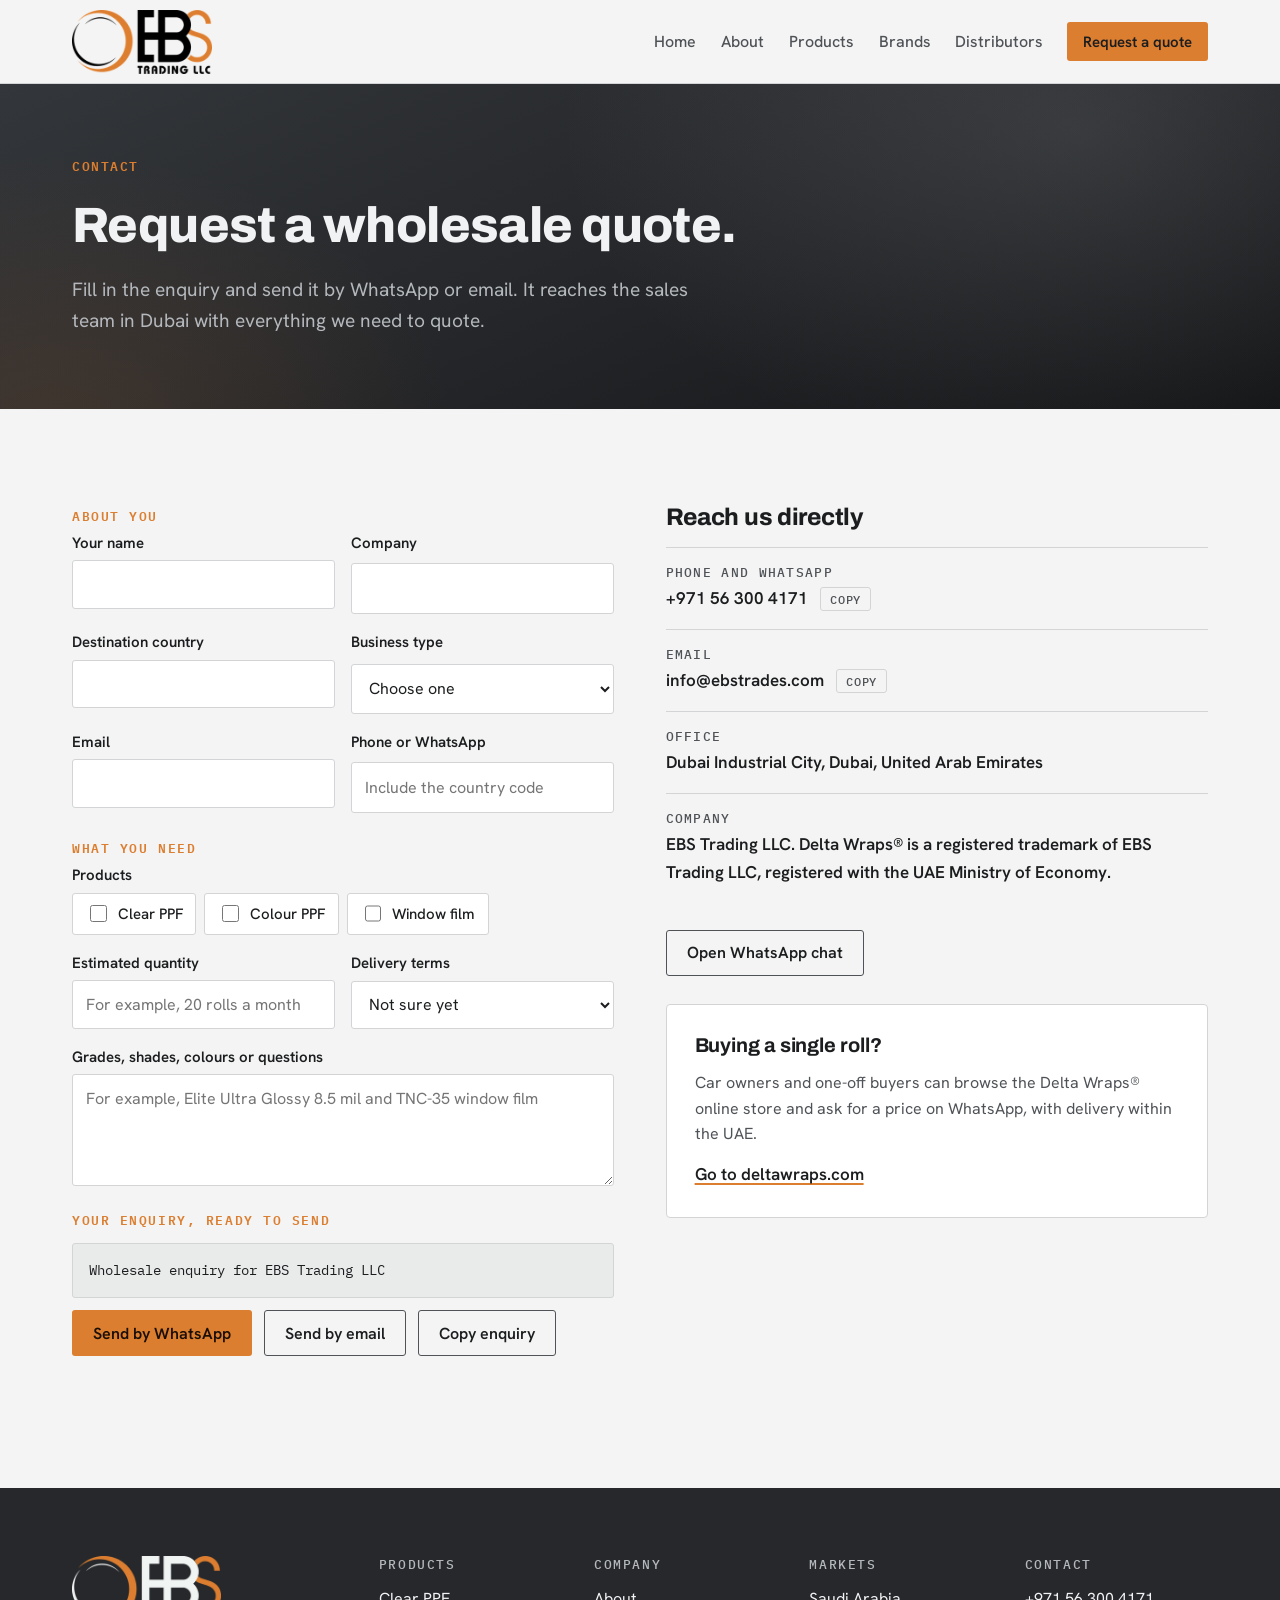
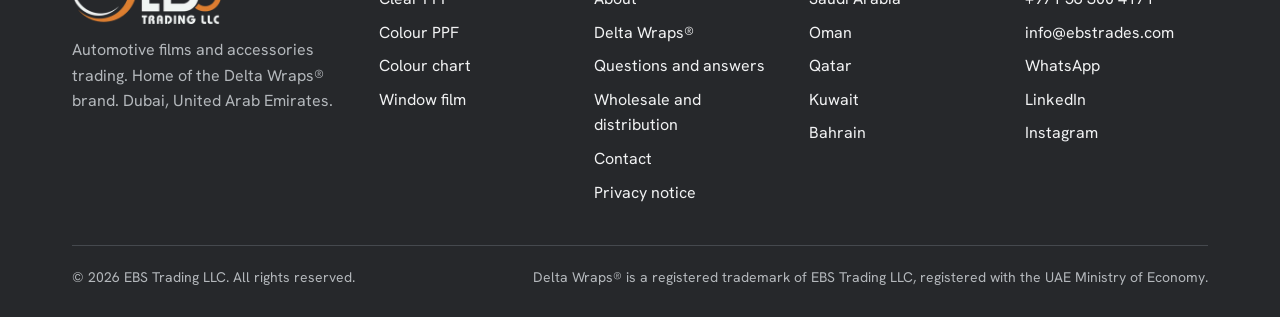
<file: contact.html>
<!doctype html>
<html lang="en">
<head>
<!-- Google tag (gtag.js) -->
<script>
  window.dataLayer = window.dataLayer || [];
  function gtag(){dataLayer.push(arguments);}
  gtag('js', new Date());
  gtag('config', 'G-Q1503M00SF');
  window.addEventListener('load', function () {
    var s = document.createElement('script');
    s.async = true;
    s.src = 'https://www.googletagmanager.com/gtag/js?id=G-Q1503M00SF';
    document.head.appendChild(s);
  });
</script>
<meta charset="utf-8">
<meta name="viewport" content="width=device-width, initial-scale=1, viewport-fit=cover">
<title>Request a Wholesale Quote | EBS Trading LLC</title>
<meta name="description" content="Send a wholesale enquiry to EBS Trading LLC in Dubai by WhatsApp or email. Phone +971 56 300 4171, email info@ebstrades.com.">
<link rel="canonical" href="https://ebstrades.com/contact">
<meta property="og:type" content="website">
<meta property="og:site_name" content="EBS Trading LLC">
<meta property="og:title" content="Request a Wholesale Quote | EBS Trading LLC">
<meta property="og:description" content="Send a wholesale enquiry to EBS Trading LLC in Dubai by WhatsApp or email. Phone +971 56 300 4171, email info@ebstrades.com.">
<meta property="og:url" content="https://ebstrades.com/contact">
<meta property="og:image" content="https://ebstrades.com/assets/og-image.png">
<meta name="twitter:card" content="summary">
<meta name="theme-color" content="#26282B">
<link rel="icon" href="assets/favicon.png" type="image/png">
<link rel="apple-touch-icon" href="assets/apple-touch-icon.png">
<link rel="preconnect" href="https://fonts.googleapis.com">
<link rel="preconnect" href="https://fonts.gstatic.com" crossorigin>
<link rel="preload" as="style" href="https://fonts.googleapis.com/css2?family=Archivo:wdth,wght@62..125,100..900&family=Hanken+Grotesk:wght@400;500;600;700&family=IBM+Plex+Mono:wght@400;500&display=swap">
<link rel="stylesheet" href="https://fonts.googleapis.com/css2?family=Archivo:wdth,wght@62..125,100..900&family=Hanken+Grotesk:wght@400;500;600;700&family=IBM+Plex+Mono:wght@400;500&display=swap" media="print" onload="this.media='all'">
<noscript><link rel="stylesheet" href="https://fonts.googleapis.com/css2?family=Archivo:wdth,wght@62..125,100..900&family=Hanken+Grotesk:wght@400;500;600;700&family=IBM+Plex+Mono:wght@400;500&display=swap"></noscript>
<link rel="stylesheet" href="assets/css/site.css?v=e39281ab35">
<script>document.documentElement.className += ' js';</script>
</head>
<body>
<a class="skip" href="#main">Skip to content</a>
<header class="site-header">
  <div class="wrap header-row">
    <a class="brand" href="index.html" aria-label="EBS Trading LLC home"><img class="brand-logo on-light" src="assets/ebs-logo.webp" alt="EBS Trading LLC" width="320" height="146"><img class="brand-logo on-dark" src="assets/ebs-logo-light.webp" alt="EBS Trading LLC" width="320" height="146"></a>
    <button class="nav-toggle" id="nav-toggle" type="button" aria-expanded="false" aria-controls="site-nav">Menu</button>
    <nav class="nav" id="site-nav" aria-label="Main"><a href="index.html">Home</a><a href="about.html">About</a><a href="products.html">Products</a><a href="brands.html">Brands</a><a href="distributors.html">Distributors</a><a class="btn btn-primary btn-sm" href="contact.html" aria-current="page">Request a quote</a></nav>
  </div>
</header>
<main id="main">
<section class="band page-hero">
  <div class="wrap">
    <div class="hero-copy">
      <p class="eyebrow">Contact</p>
      <h1>Request a wholesale quote.</h1>
      <p class="lede">Fill in the enquiry and send it by WhatsApp or email. It reaches the sales team in Dubai with everything we need to quote.</p>
    </div>
  </div>
</section>

<section class="section">
  <div class="wrap cols-2">
    <form class="form" id="enquiry-form" novalidate>
      <fieldset>
        <legend>About you</legend>
        <div class="fields">
          <div class="field">
            <label for="f-name">Your name</label>
            <input id="f-name" name="name" type="text" autocomplete="name" required aria-describedby="f-name-err">
            <span class="err" id="f-name-err" aria-live="polite"></span>
          </div>
          <div class="field">
            <label for="f-company">Company</label>
            <input id="f-company" name="company" type="text" autocomplete="organization">
          </div>
          <div class="field">
            <label for="f-country">Destination country</label>
            <input id="f-country" name="country" type="text" autocomplete="country-name" required aria-describedby="f-country-err">
            <span class="err" id="f-country-err" aria-live="polite"></span>
          </div>
          <div class="field">
            <label for="f-type">Business type</label>
            <select id="f-type" name="type">
              <option value="">Choose one</option>
              <option>Installer or detailing studio</option>
              <option>Car dealer</option>
              <option>Fleet operator</option>
              <option>Distributor or reseller</option>
              <option>Other</option>
            </select>
          </div>
          <div class="field">
            <label for="f-email">Email</label>
            <input id="f-email" name="email" type="email" autocomplete="email" required aria-describedby="f-email-err">
            <span class="err" id="f-email-err" aria-live="polite"></span>
          </div>
          <div class="field">
            <label for="f-phone">Phone or WhatsApp</label>
            <input id="f-phone" name="phone" type="tel" autocomplete="tel" placeholder="Include the country code">
          </div>
        </div>
      </fieldset>

      <fieldset>
        <legend>What you need</legend>
        <div class="field full">
          <span class="label" id="products-label">Products</span>
          <div class="checks" role="group" aria-labelledby="products-label">
            <label><input type="checkbox" id="p-ppf" name="products" value="Clear PPF">Clear PPF</label>
            <label><input type="checkbox" id="p-cppf" name="products" value="Colour PPF">Colour PPF</label>
            <label><input type="checkbox" id="p-wf" name="products" value="Window film">Window film</label>
          </div>
        </div>
        <div class="fields">
          <div class="field">
            <label for="f-qty">Estimated quantity</label>
            <input id="f-qty" name="qty" type="text" placeholder="For example, 20 rolls a month">
          </div>
          <div class="field">
            <label for="f-terms">Delivery terms</label>
            <select id="f-terms" name="terms">
              <option value="">Not sure yet</option>
              <option>Collect in Dubai (EXW)</option>
              <option>Free on board, Dubai (FOB)</option>
              <option>Cost, insurance and freight (CIF)</option>
              <option>Delivered to my address (DAP)</option>
            </select>
          </div>
          <div class="field full">
            <label for="f-message">Grades, shades, colours or questions</label>
            <textarea id="f-message" name="message" placeholder="For example, Elite Ultra Glossy 8.5 mil and TNC-35 window film"></textarea>
          </div>
        </div>
      </fieldset>

      <div class="preview">
        <span class="eyebrow">Your enquiry, ready to send</span>
        <pre id="enquiry-text" tabindex="0">Wholesale enquiry for EBS Trading LLC</pre>
        <div class="btn-row">
          <a class="btn btn-primary" id="send-whatsapp" href="https://wa.me/971563004171" target="_blank" rel="noopener">Send by WhatsApp</a>
          <a class="btn btn-ghost" id="send-email" href="mailto:info@ebstrades.com">Send by email</a>
          <button class="btn btn-ghost" id="copy-enquiry" type="button">Copy enquiry</button>
        </div>
        <p class="status" id="enquiry-status" role="status" aria-live="polite"></p>
      </div>
    </form>

    <div style="display:grid;gap:1.75rem">
      <div>
        <h2 style="font-size:1.5rem">Reach us directly</h2>
        <dl class="contact-list" style="margin-top:1rem">
          <div>
            <dt>Phone and WhatsApp</dt>
            <dd><span data-copy-source>+971 56 300 4171</span><button class="copy" type="button" data-copy="+971563004171">Copy</button></dd>
          </div>
          <div>
            <dt>Email</dt>
            <dd><span data-copy-source>info@ebstrades.com</span><button class="copy" type="button" data-copy="info@ebstrades.com">Copy</button></dd>
          </div>
          <div>
            <dt>Office</dt>
            <dd>Dubai Industrial City, Dubai, United Arab Emirates</dd>
          </div>
          <div>
            <dt>Company</dt>
            <dd>EBS Trading LLC. Delta Wraps&reg; is a registered trademark of EBS Trading LLC, registered with the UAE Ministry of Economy.</dd>
          </div>
        </dl>
      </div>
      <div class="btn-row">
        <a class="btn btn-ghost" href="https://wa.me/message/D7ZCB5GSL6PWH1" rel="noopener">Open WhatsApp chat</a>
      </div>
      <div class="panel">
        <h3>Buying a single roll?</h3>
        <p class="note">Car owners and one-off buyers can browse the Delta Wraps&reg; online store and ask for a price on WhatsApp, with delivery within the UAE.</p>
        <p style="margin-top:.9rem"><a class="text-link" href="https://www.deltawraps.com" rel="noopener">Go to deltawraps.com</a></p>
      </div>
    </div>
  </div>
</section>


</main>
<footer class="band site-footer">
  <div class="wrap">
    <div class="footer-grid">
      <div>
        <img class="brand-logo footer-logo" src="assets/ebs-logo-light.webp" alt="EBS Trading LLC" width="320" height="146" loading="lazy">
        <p>Automotive films and accessories trading. Home of the Delta Wraps&reg; brand. Dubai, United Arab Emirates.</p>
      </div>
      <div>
        <h2>Products</h2>
        <ul>
          <li><a href="products.html#ppf">Clear PPF</a></li>
          <li><a href="products.html#colour-ppf">Colour PPF</a></li>
          <li><a href="colour-ppf.html">Colour chart</a></li>
          <li><a href="products.html#window-film">Window film</a></li>
        </ul>
      </div>
      <div>
        <h2>Company</h2>
        <ul>
          <li><a href="about.html">About</a></li>
          <li><a href="brands.html">Delta Wraps&reg;</a></li>
          <li><a href="delta-wraps-faq.html">Questions and answers</a></li>
          <li><a href="distributors.html">Wholesale and distribution</a></li>
          <li><a href="contact.html">Contact</a></li>
          <li><a href="privacy.html">Privacy notice</a></li>
        </ul>
      </div>
      <div>
        <h2>Markets</h2>
        <ul>
          <li><a href="saudi-arabia.html">Saudi Arabia</a></li>
          <li><a href="oman.html">Oman</a></li>
          <li><a href="qatar.html">Qatar</a></li>
          <li><a href="kuwait.html">Kuwait</a></li>
          <li><a href="bahrain.html">Bahrain</a></li>
        </ul>
      </div>
      <div>
        <h2>Contact</h2>
        <ul>
          <li><a href="tel:+971563004171">+971 56 300 4171</a></li>
          <li><a href="mailto:info@ebstrades.com">info@ebstrades.com</a></li>
          <li><a href="https://wa.me/message/D7ZCB5GSL6PWH1" rel="noopener">WhatsApp</a></li>
          <li><a href="https://www.linkedin.com/company/delta-ppfwf/" rel="noopener">LinkedIn</a></li>
          <li><a href="https://www.instagram.com/delta.wraps/" rel="noopener">Instagram</a></li>
        </ul>
      </div>
    </div>
    <div class="footer-base">
      <span>&copy; 2026 EBS Trading LLC. All rights reserved.</span>
      <span>Delta Wraps&reg; is a registered trademark of EBS Trading LLC, registered with the UAE Ministry of Economy.</span>
    </div>
  </div>
</footer>
<script src="assets/js/site.js?v=ae72c5ba86" defer></script>
</body>
</html>
</file>
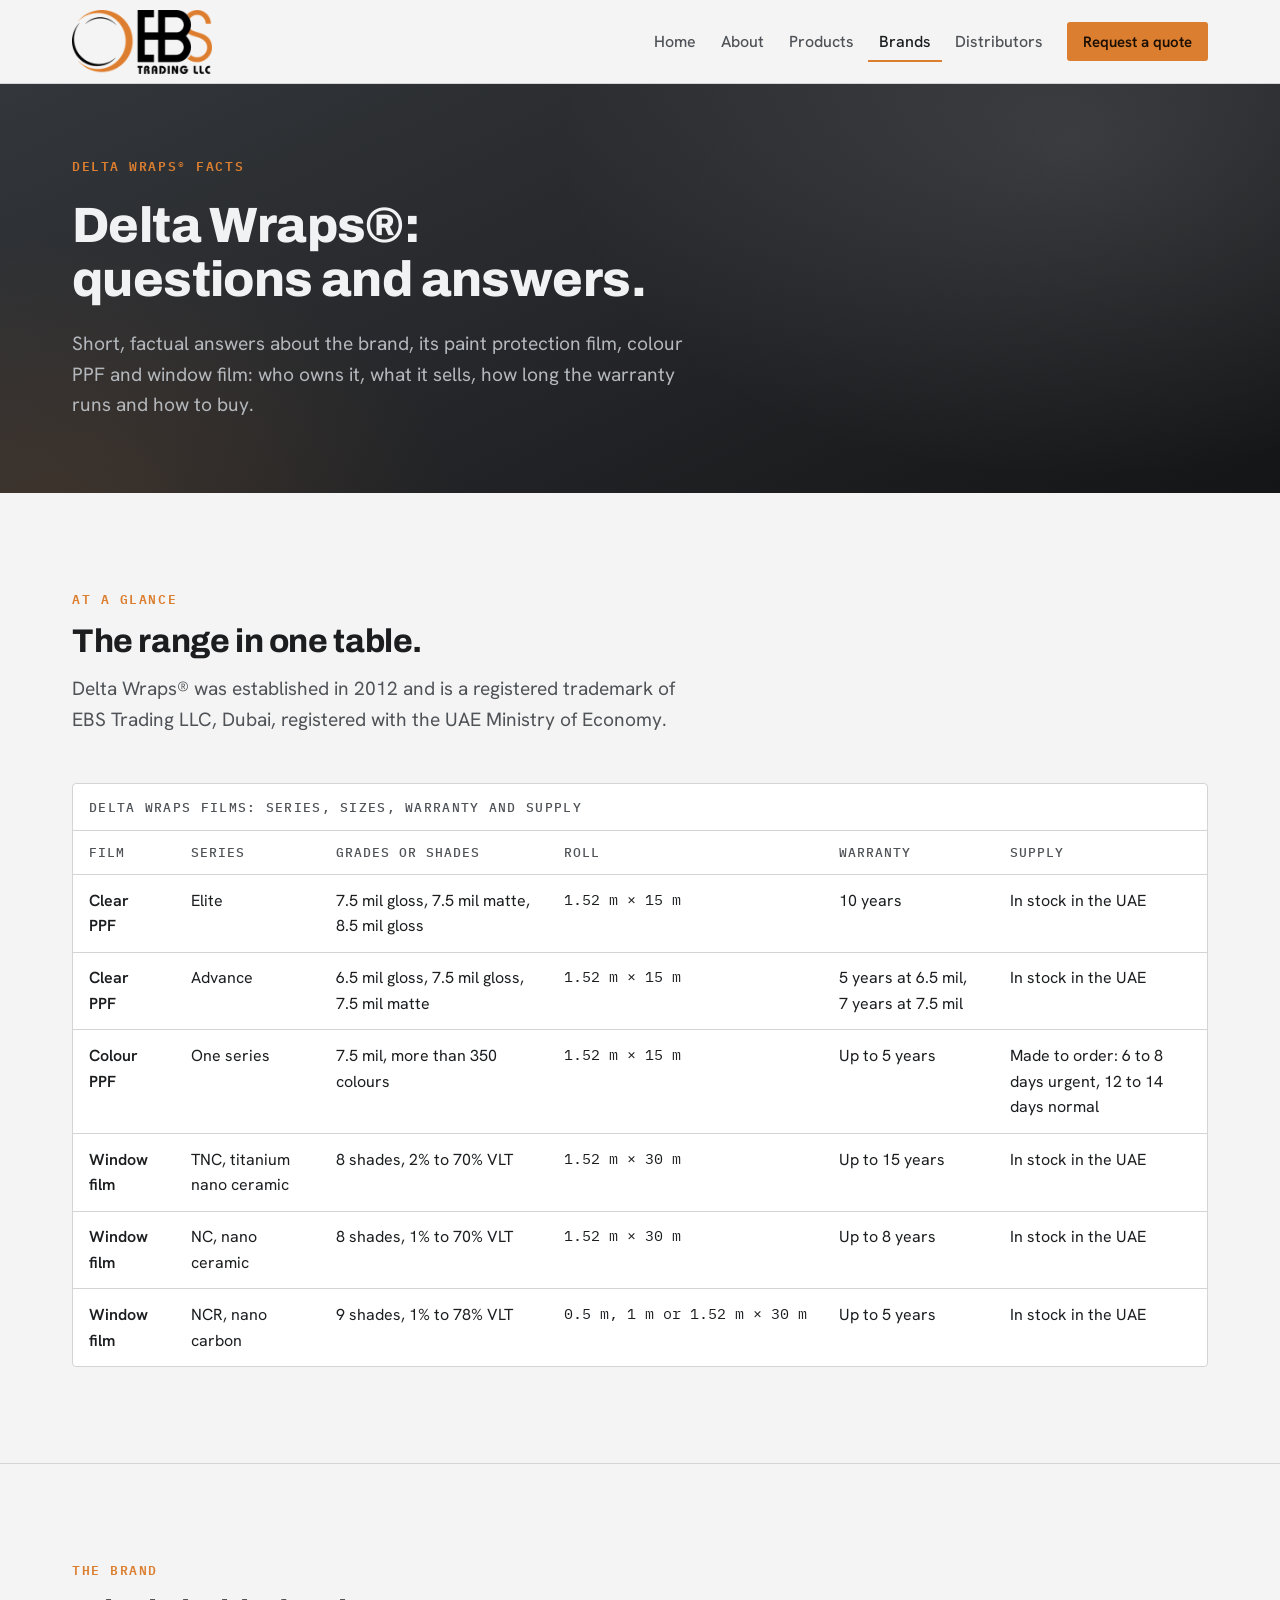
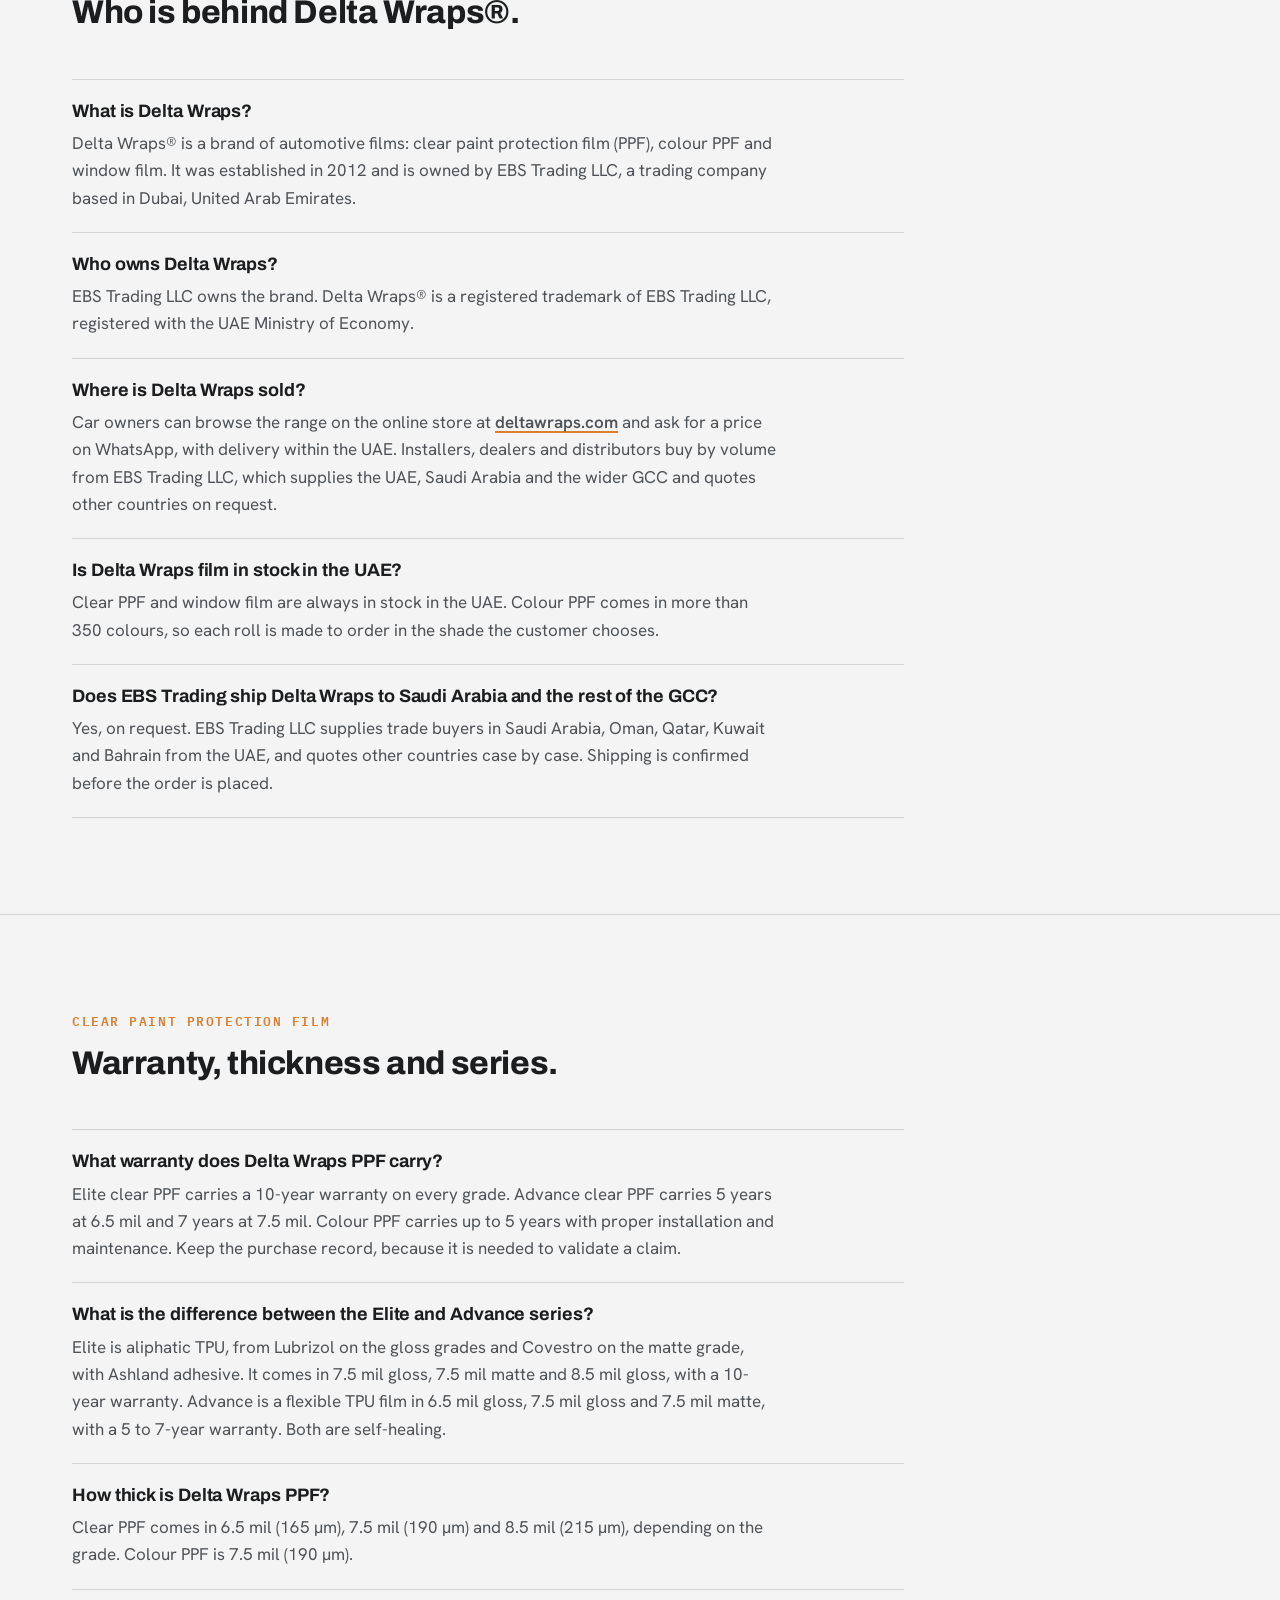
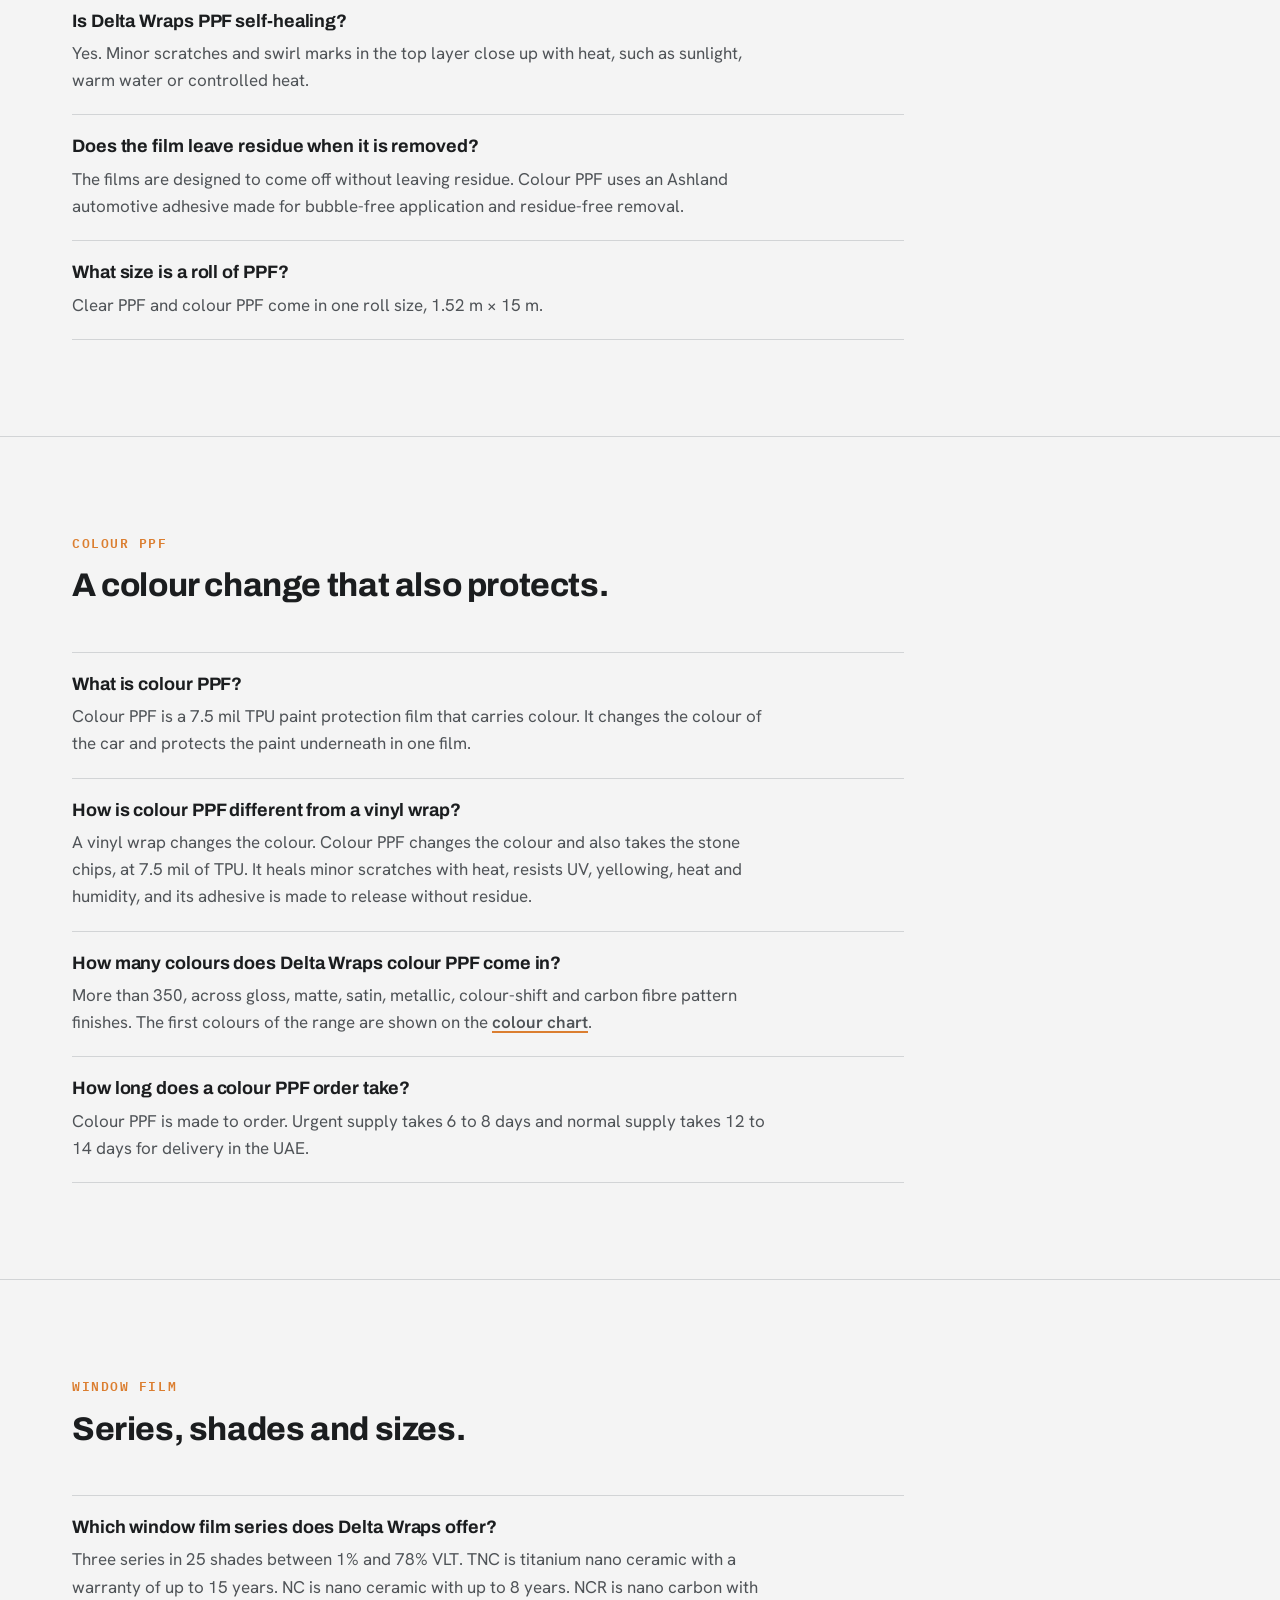
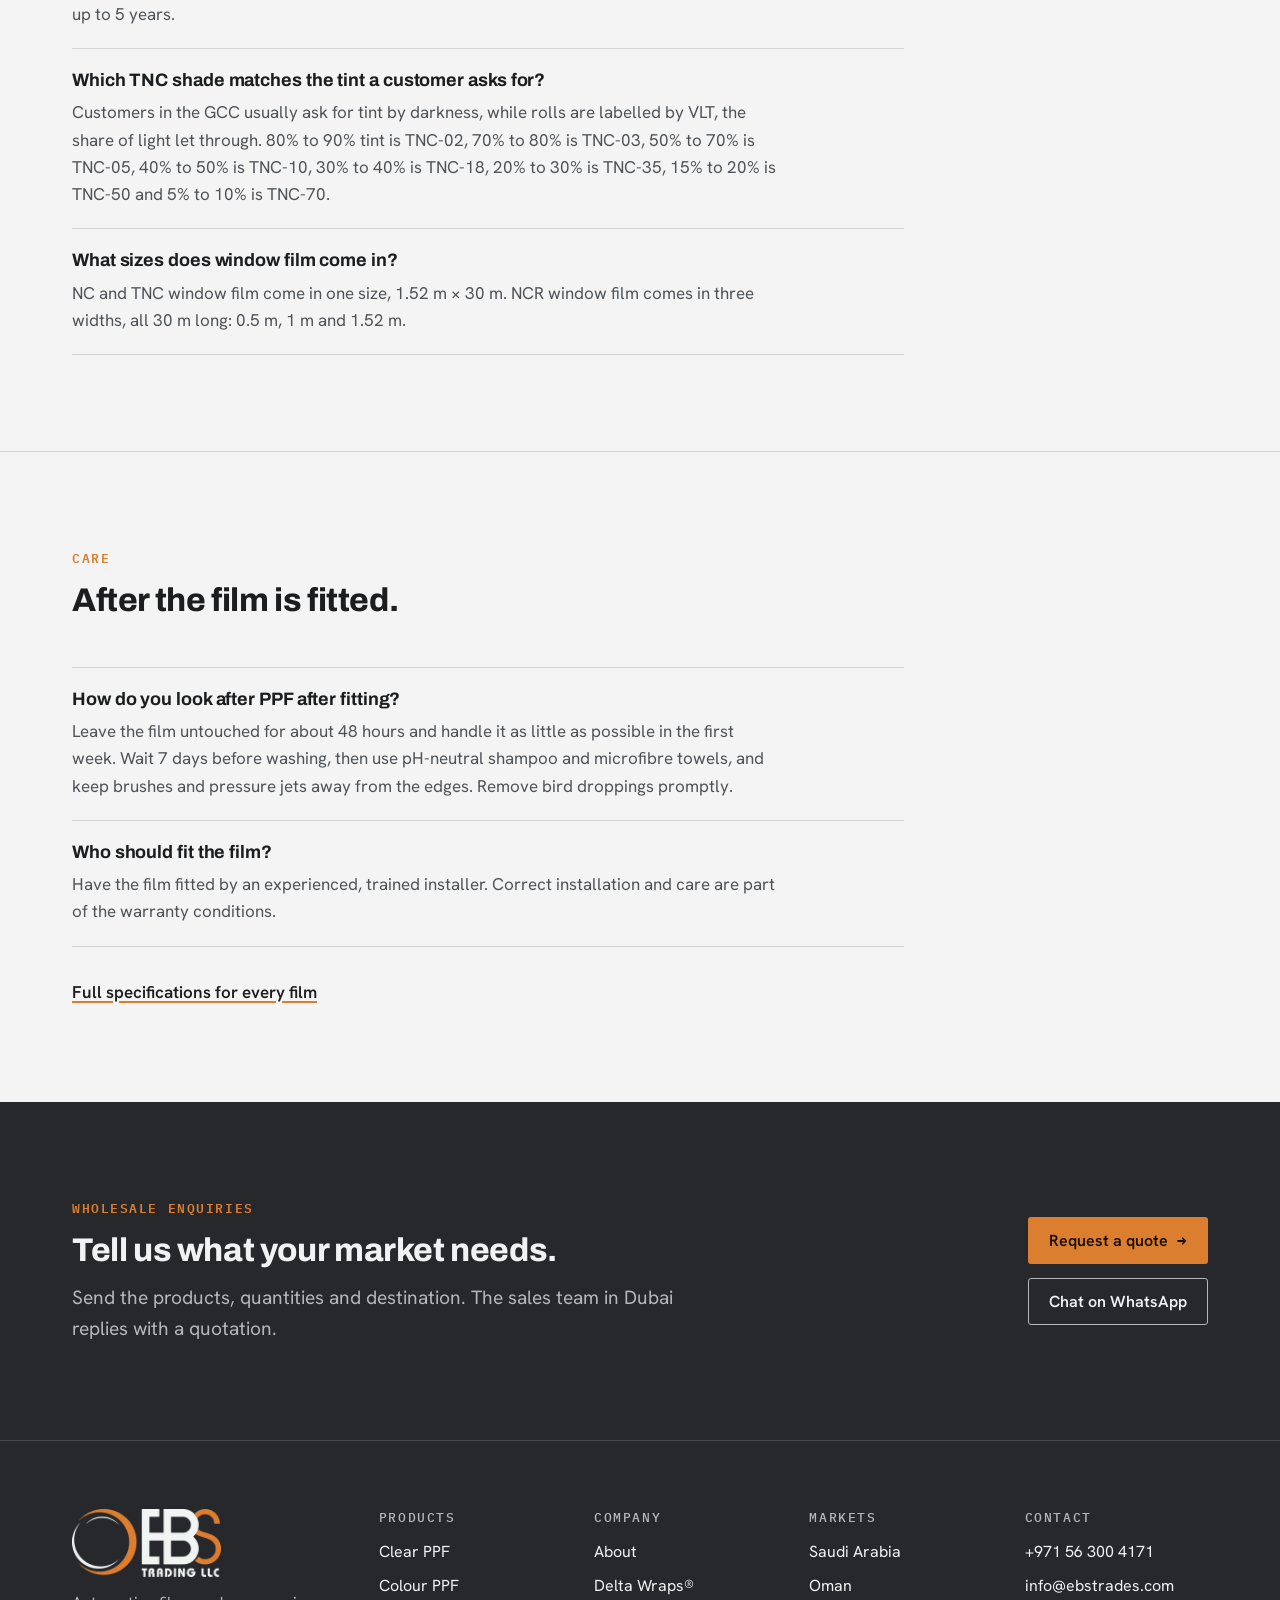
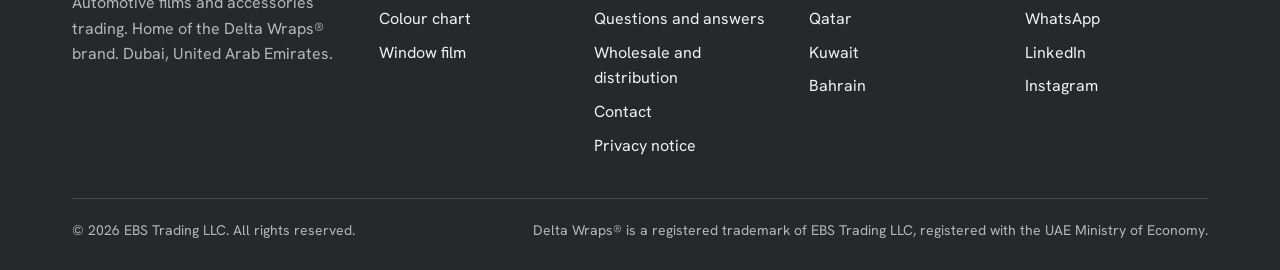
<file: delta-wraps-faq.html>
<!doctype html>
<html lang="en">
<head>
<!-- Google tag (gtag.js) -->
<script>
  window.dataLayer = window.dataLayer || [];
  function gtag(){dataLayer.push(arguments);}
  gtag('js', new Date());
  gtag('config', 'G-Q1503M00SF');
  window.addEventListener('load', function () {
    var s = document.createElement('script');
    s.async = true;
    s.src = 'https://www.googletagmanager.com/gtag/js?id=G-Q1503M00SF';
    document.head.appendChild(s);
  });
</script>
<meta charset="utf-8">
<meta name="viewport" content="width=device-width, initial-scale=1, viewport-fit=cover">
<title>Delta Wraps PPF and Window Film: Questions and Answers | EBS Trading LLC</title>
<meta name="description" content="Who owns Delta Wraps, what it sells, PPF thickness and warranty by series, colour PPF lead times, window film shades and roll sizes. Answered by EBS Trading LLC.">
<link rel="canonical" href="https://ebstrades.com/delta-wraps-faq">
<meta property="og:type" content="website">
<meta property="og:site_name" content="EBS Trading LLC">
<meta property="og:title" content="Delta Wraps PPF and Window Film: Questions and Answers | EBS Trading LLC">
<meta property="og:description" content="Who owns Delta Wraps, what it sells, PPF thickness and warranty by series, colour PPF lead times, window film shades and roll sizes. Answered by EBS Trading LLC.">
<meta property="og:url" content="https://ebstrades.com/delta-wraps-faq">
<meta property="og:image" content="https://ebstrades.com/assets/og-image.png">
<meta name="twitter:card" content="summary">
<meta name="theme-color" content="#26282B">
<link rel="icon" href="assets/favicon.png" type="image/png">
<link rel="apple-touch-icon" href="assets/apple-touch-icon.png">
<link rel="preconnect" href="https://fonts.googleapis.com">
<link rel="preconnect" href="https://fonts.gstatic.com" crossorigin>
<link rel="preload" as="style" href="https://fonts.googleapis.com/css2?family=Archivo:wdth,wght@62..125,100..900&family=Hanken+Grotesk:wght@400;500;600;700&family=IBM+Plex+Mono:wght@400;500&display=swap">
<link rel="stylesheet" href="https://fonts.googleapis.com/css2?family=Archivo:wdth,wght@62..125,100..900&family=Hanken+Grotesk:wght@400;500;600;700&family=IBM+Plex+Mono:wght@400;500&display=swap" media="print" onload="this.media='all'">
<noscript><link rel="stylesheet" href="https://fonts.googleapis.com/css2?family=Archivo:wdth,wght@62..125,100..900&family=Hanken+Grotesk:wght@400;500;600;700&family=IBM+Plex+Mono:wght@400;500&display=swap"></noscript>
<link rel="stylesheet" href="assets/css/site.css?v=e39281ab35">
<script>document.documentElement.className += ' js';</script>
<script type="application/ld+json">{"@context": "https://schema.org", "@type": "Organization", "@id": "https://ebstrades.com/#organization", "name": "EBS Trading LLC", "legalName": "EBS Trading LLC", "url": "https://ebstrades.com/", "logo": "https://ebstrades.com/assets/ebs-logo.png", "email": "info@ebstrades.com", "telephone": "+971563004171", "description": "Trading of automotive films and accessories: clear paint protection film, colour PPF and window film under the Delta Wraps brand.", "address": {"@type": "PostalAddress", "streetAddress": "Dubai Industrial City", "addressLocality": "Dubai", "addressCountry": "AE"}, "areaServed": ["AE", "SA", "OM", "QA", "KW", "BH"], "brand": {"@type": "Brand", "@id": "https://ebstrades.com/brands#delta-wraps", "name": "Delta Wraps", "url": "https://www.deltawraps.com/", "description": "Delta Wraps is a brand of automotive films established in 2012: clear paint protection film, colour PPF and window film. It is a registered trademark of EBS Trading LLC, registered with the UAE Ministry of Economy."}, "contactPoint": {"@type": "ContactPoint", "contactType": "sales", "telephone": "+971563004171", "email": "info@ebstrades.com", "availableLanguage": ["en"]}, "sameAs": ["https://www.deltawraps.com/", "https://www.linkedin.com/company/delta-ppfwf/", "https://www.instagram.com/delta.wraps/", "https://www.facebook.com/deltawraps01", "https://www.tiktok.com/@deltawraps"]}</script>
<script type="application/ld+json">{"@context": "https://schema.org", "@type": "FAQPage", "mainEntity": [{"@type": "Question", "name": "What is Delta Wraps?", "acceptedAnswer": {"@type": "Answer", "text": "Delta Wraps® is a brand of automotive films: clear paint protection film (PPF), colour PPF and window film. It was established in 2012 and is owned by EBS Trading LLC, a trading company based in Dubai, United Arab Emirates."}}, {"@type": "Question", "name": "Who owns Delta Wraps?", "acceptedAnswer": {"@type": "Answer", "text": "EBS Trading LLC owns the brand. Delta Wraps® is a registered trademark of EBS Trading LLC, registered with the UAE Ministry of Economy."}}, {"@type": "Question", "name": "Where is Delta Wraps sold?", "acceptedAnswer": {"@type": "Answer", "text": "Car owners can browse the range on the online store at deltawraps.com and ask for a price on WhatsApp, with delivery within the UAE. Installers, dealers and distributors buy by volume from EBS Trading LLC, which supplies the UAE, Saudi Arabia and the wider GCC and quotes other countries on request."}}, {"@type": "Question", "name": "Is Delta Wraps film in stock in the UAE?", "acceptedAnswer": {"@type": "Answer", "text": "Clear PPF and window film are always in stock in the UAE. Colour PPF comes in more than 350 colours, so each roll is made to order in the shade the customer chooses."}}, {"@type": "Question", "name": "Does EBS Trading ship Delta Wraps to Saudi Arabia and the rest of the GCC?", "acceptedAnswer": {"@type": "Answer", "text": "Yes, on request. EBS Trading LLC supplies trade buyers in Saudi Arabia, Oman, Qatar, Kuwait and Bahrain from the UAE, and quotes other countries case by case. Shipping is confirmed before the order is placed."}}, {"@type": "Question", "name": "What warranty does Delta Wraps PPF carry?", "acceptedAnswer": {"@type": "Answer", "text": "Elite clear PPF carries a 10-year warranty on every grade. Advance clear PPF carries 5 years at 6.5 mil and 7 years at 7.5 mil. Colour PPF carries up to 5 years with proper installation and maintenance. Keep the purchase record, because it is needed to validate a claim."}}, {"@type": "Question", "name": "What is the difference between the Elite and Advance series?", "acceptedAnswer": {"@type": "Answer", "text": "Elite is aliphatic TPU, from Lubrizol on the gloss grades and Covestro on the matte grade, with Ashland adhesive. It comes in 7.5 mil gloss, 7.5 mil matte and 8.5 mil gloss, with a 10-year warranty. Advance is a flexible TPU film in 6.5 mil gloss, 7.5 mil gloss and 7.5 mil matte, with a 5 to 7-year warranty. Both are self-healing."}}, {"@type": "Question", "name": "How thick is Delta Wraps PPF?", "acceptedAnswer": {"@type": "Answer", "text": "Clear PPF comes in 6.5 mil (165 µm), 7.5 mil (190 µm) and 8.5 mil (215 µm), depending on the grade. Colour PPF is 7.5 mil (190 µm)."}}, {"@type": "Question", "name": "Is Delta Wraps PPF self-healing?", "acceptedAnswer": {"@type": "Answer", "text": "Yes. Minor scratches and swirl marks in the top layer close up with heat, such as sunlight, warm water or controlled heat."}}, {"@type": "Question", "name": "Does the film leave residue when it is removed?", "acceptedAnswer": {"@type": "Answer", "text": "The films are designed to come off without leaving residue. Colour PPF uses an Ashland automotive adhesive made for bubble-free application and residue-free removal."}}, {"@type": "Question", "name": "What size is a roll of PPF?", "acceptedAnswer": {"@type": "Answer", "text": "Clear PPF and colour PPF come in one roll size, 1.52 m × 15 m."}}, {"@type": "Question", "name": "What is colour PPF?", "acceptedAnswer": {"@type": "Answer", "text": "Colour PPF is a 7.5 mil TPU paint protection film that carries colour. It changes the colour of the car and protects the paint underneath in one film."}}, {"@type": "Question", "name": "How is colour PPF different from a vinyl wrap?", "acceptedAnswer": {"@type": "Answer", "text": "A vinyl wrap changes the colour. Colour PPF changes the colour and also takes the stone chips, at 7.5 mil of TPU. It heals minor scratches with heat, resists UV, yellowing, heat and humidity, and its adhesive is made to release without residue."}}, {"@type": "Question", "name": "How many colours does Delta Wraps colour PPF come in?", "acceptedAnswer": {"@type": "Answer", "text": "More than 350, across gloss, matte, satin, metallic, colour-shift and carbon fibre pattern finishes. The first colours of the range are shown on the colour chart."}}, {"@type": "Question", "name": "How long does a colour PPF order take?", "acceptedAnswer": {"@type": "Answer", "text": "Colour PPF is made to order. Urgent supply takes 6 to 8 days and normal supply takes 12 to 14 days for delivery in the UAE."}}, {"@type": "Question", "name": "Which window film series does Delta Wraps offer?", "acceptedAnswer": {"@type": "Answer", "text": "Three series in 25 shades between 1% and 78% VLT. TNC is titanium nano ceramic with a warranty of up to 15 years. NC is nano ceramic with up to 8 years. NCR is nano carbon with up to 5 years."}}, {"@type": "Question", "name": "Which TNC shade matches the tint a customer asks for?", "acceptedAnswer": {"@type": "Answer", "text": "Customers in the GCC usually ask for tint by darkness, while rolls are labelled by VLT, the share of light let through. 80% to 90% tint is TNC-02, 70% to 80% is TNC-03, 50% to 70% is TNC-05, 40% to 50% is TNC-10, 30% to 40% is TNC-18, 20% to 30% is TNC-35, 15% to 20% is TNC-50 and 5% to 10% is TNC-70."}}, {"@type": "Question", "name": "What sizes does window film come in?", "acceptedAnswer": {"@type": "Answer", "text": "NC and TNC window film come in one size, 1.52 m × 30 m. NCR window film comes in three widths, all 30 m long: 0.5 m, 1 m and 1.52 m."}}, {"@type": "Question", "name": "How do you look after PPF after fitting?", "acceptedAnswer": {"@type": "Answer", "text": "Leave the film untouched for about 48 hours and handle it as little as possible in the first week. Wait 7 days before washing, then use pH-neutral shampoo and microfibre towels, and keep brushes and pressure jets away from the edges. Remove bird droppings promptly."}}, {"@type": "Question", "name": "Who should fit the film?", "acceptedAnswer": {"@type": "Answer", "text": "Have the film fitted by an experienced, trained installer. Correct installation and care are part of the warranty conditions."}}]}</script>
</head>
<body>
<a class="skip" href="#main">Skip to content</a>
<header class="site-header">
  <div class="wrap header-row">
    <a class="brand" href="index.html" aria-label="EBS Trading LLC home"><img class="brand-logo on-light" src="assets/ebs-logo.webp" alt="EBS Trading LLC" width="320" height="146"><img class="brand-logo on-dark" src="assets/ebs-logo-light.webp" alt="EBS Trading LLC" width="320" height="146"></a>
    <button class="nav-toggle" id="nav-toggle" type="button" aria-expanded="false" aria-controls="site-nav">Menu</button>
    <nav class="nav" id="site-nav" aria-label="Main"><a href="index.html">Home</a><a href="about.html">About</a><a href="products.html">Products</a><a href="brands.html" aria-current="page">Brands</a><a href="distributors.html">Distributors</a><a class="btn btn-primary btn-sm" href="contact.html">Request a quote</a></nav>
  </div>
</header>
<main id="main">
<section class="band page-hero">
  <div class="wrap">
    <div class="hero-copy">
      <p class="eyebrow">Delta Wraps&reg; facts</p>
      <h1>Delta Wraps&reg;: questions and answers.</h1>
      <p class="lede">Short, factual answers about the brand, its paint protection film, colour PPF and window film: who owns it, what it sells, how long the warranty runs and how to buy.</p>
    </div>
  </div>
</section>

<section class="section">
  <div class="wrap">
    <div class="section-head">
      <p class="eyebrow">At a glance</p>
      <h2>The range in one table.</h2>
      <p class="lede">Delta Wraps&reg; was established in 2012 and is a registered trademark of EBS Trading LLC, Dubai, registered with the UAE Ministry of Economy.</p>
    </div>
    <div class="table-scroll">
      <table>
        <caption>Delta Wraps films: series, sizes, warranty and supply</caption>
        <thead>
          <tr><th scope="col">Film</th><th scope="col">Series</th><th scope="col">Grades or shades</th><th scope="col">Roll</th><th scope="col">Warranty</th><th scope="col">Supply</th></tr>
        </thead>
        <tbody>
          <tr><th scope="row">Clear PPF</th><td>Elite</td><td>7.5 mil gloss, 7.5 mil matte, 8.5 mil gloss</td><td class="num">1.52 m &times; 15 m</td><td>10 years</td><td>In stock in the UAE</td></tr>
          <tr><th scope="row">Clear PPF</th><td>Advance</td><td>6.5 mil gloss, 7.5 mil gloss, 7.5 mil matte</td><td class="num">1.52 m &times; 15 m</td><td>5 years at 6.5 mil, 7 years at 7.5 mil</td><td>In stock in the UAE</td></tr>
          <tr><th scope="row">Colour PPF</th><td>One series</td><td>7.5 mil, more than 350 colours</td><td class="num">1.52 m &times; 15 m</td><td>Up to 5 years</td><td>Made to order: 6 to 8 days urgent, 12 to 14 days normal</td></tr>
          <tr><th scope="row">Window film</th><td>TNC, titanium nano ceramic</td><td>8 shades, 2% to 70% VLT</td><td class="num">1.52 m &times; 30 m</td><td>Up to 15 years</td><td>In stock in the UAE</td></tr>
          <tr><th scope="row">Window film</th><td>NC, nano ceramic</td><td>8 shades, 1% to 70% VLT</td><td class="num">1.52 m &times; 30 m</td><td>Up to 8 years</td><td>In stock in the UAE</td></tr>
          <tr><th scope="row">Window film</th><td>NCR, nano carbon</td><td>9 shades, 1% to 78% VLT</td><td class="num">0.5 m, 1 m or 1.52 m &times; 30 m</td><td>Up to 5 years</td><td>In stock in the UAE</td></tr>
        </tbody>
      </table>
    </div>
  </div>
</section>

<section class="section rule-top">
  <div class="wrap">
    <div class="section-head">
      <p class="eyebrow">The brand</p>
      <h2>Who is behind Delta Wraps&reg;.</h2>
    </div>
    <div class="qa-list">
      <div class="qa">
        <h3>What is Delta Wraps?</h3>
        <p>Delta Wraps&reg; is a brand of automotive films: clear paint protection film (PPF), colour PPF and window film. It was established in 2012 and is owned by EBS Trading LLC, a trading company based in Dubai, United Arab Emirates.</p>
      </div>
      <div class="qa">
        <h3>Who owns Delta Wraps?</h3>
        <p>EBS Trading LLC owns the brand. Delta Wraps&reg; is a registered trademark of EBS Trading LLC, registered with the UAE Ministry of Economy.</p>
      </div>
      <div class="qa">
        <h3>Where is Delta Wraps sold?</h3>
        <p>Car owners can browse the range on the online store at <a class="text-link" href="https://www.deltawraps.com" rel="noopener">deltawraps.com</a> and ask for a price on WhatsApp, with delivery within the UAE. Installers, dealers and distributors buy by volume from EBS Trading LLC, which supplies the UAE, Saudi Arabia and the wider GCC and quotes other countries on request.</p>
      </div>
      <div class="qa">
        <h3>Is Delta Wraps film in stock in the UAE?</h3>
        <p>Clear PPF and window film are always in stock in the UAE. Colour PPF comes in more than 350 colours, so each roll is made to order in the shade the customer chooses.</p>
      </div>
      <div class="qa">
        <h3>Does EBS Trading ship Delta Wraps to Saudi Arabia and the rest of the GCC?</h3>
        <p>Yes, on request. EBS Trading LLC supplies trade buyers in Saudi Arabia, Oman, Qatar, Kuwait and Bahrain from the UAE, and quotes other countries case by case. Shipping is confirmed before the order is placed.</p>
      </div>
    </div>
  </div>
</section>

<section class="section rule-top">
  <div class="wrap">
    <div class="section-head">
      <p class="eyebrow">Clear paint protection film</p>
      <h2>Warranty, thickness and series.</h2>
    </div>
    <div class="qa-list">
      <div class="qa">
        <h3>What warranty does Delta Wraps PPF carry?</h3>
        <p>Elite clear PPF carries a 10-year warranty on every grade. Advance clear PPF carries 5 years at 6.5&nbsp;mil and 7 years at 7.5&nbsp;mil. Colour PPF carries up to 5 years with proper installation and maintenance. Keep the purchase record, because it is needed to validate a claim.</p>
      </div>
      <div class="qa">
        <h3>What is the difference between the Elite and Advance series?</h3>
        <p>Elite is aliphatic TPU, from Lubrizol on the gloss grades and Covestro on the matte grade, with Ashland adhesive. It comes in 7.5&nbsp;mil gloss, 7.5&nbsp;mil matte and 8.5&nbsp;mil gloss, with a 10-year warranty. Advance is a flexible TPU film in 6.5&nbsp;mil gloss, 7.5&nbsp;mil gloss and 7.5&nbsp;mil matte, with a 5 to 7-year warranty. Both are self-healing.</p>
      </div>
      <div class="qa">
        <h3>How thick is Delta Wraps PPF?</h3>
        <p>Clear PPF comes in 6.5&nbsp;mil (165&nbsp;&micro;m), 7.5&nbsp;mil (190&nbsp;&micro;m) and 8.5&nbsp;mil (215&nbsp;&micro;m), depending on the grade. Colour PPF is 7.5&nbsp;mil (190&nbsp;&micro;m).</p>
      </div>
      <div class="qa">
        <h3>Is Delta Wraps PPF self-healing?</h3>
        <p>Yes. Minor scratches and swirl marks in the top layer close up with heat, such as sunlight, warm water or controlled heat.</p>
      </div>
      <div class="qa">
        <h3>Does the film leave residue when it is removed?</h3>
        <p>The films are designed to come off without leaving residue. Colour PPF uses an Ashland automotive adhesive made for bubble-free application and residue-free removal.</p>
      </div>
      <div class="qa">
        <h3>What size is a roll of PPF?</h3>
        <p>Clear PPF and colour PPF come in one roll size, 1.52&nbsp;m &times; 15&nbsp;m.</p>
      </div>
    </div>
  </div>
</section>

<section class="section rule-top">
  <div class="wrap">
    <div class="section-head">
      <p class="eyebrow">Colour PPF</p>
      <h2>A colour change that also protects.</h2>
    </div>
    <div class="qa-list">
      <div class="qa">
        <h3>What is colour PPF?</h3>
        <p>Colour PPF is a 7.5&nbsp;mil TPU paint protection film that carries colour. It changes the colour of the car and protects the paint underneath in one film.</p>
      </div>
      <div class="qa">
        <h3>How is colour PPF different from a vinyl wrap?</h3>
        <p>A vinyl wrap changes the colour. Colour PPF changes the colour and also takes the stone chips, at 7.5&nbsp;mil of TPU. It heals minor scratches with heat, resists UV, yellowing, heat and humidity, and its adhesive is made to release without residue.</p>
      </div>
      <div class="qa">
        <h3>How many colours does Delta Wraps colour PPF come in?</h3>
        <p>More than 350, across gloss, matte, satin, metallic, colour-shift and carbon fibre pattern finishes. The first colours of the range are shown on the <a class="text-link" href="colour-ppf.html">colour chart</a>.</p>
      </div>
      <div class="qa">
        <h3>How long does a colour PPF order take?</h3>
        <p>Colour PPF is made to order. Urgent supply takes 6 to 8 days and normal supply takes 12 to 14 days for delivery in the UAE.</p>
      </div>
    </div>
  </div>
</section>

<section class="section rule-top">
  <div class="wrap">
    <div class="section-head">
      <p class="eyebrow">Window film</p>
      <h2>Series, shades and sizes.</h2>
    </div>
    <div class="qa-list">
      <div class="qa">
        <h3>Which window film series does Delta Wraps offer?</h3>
        <p>Three series in 25 shades between 1% and 78% VLT. TNC is titanium nano ceramic with a warranty of up to 15 years. NC is nano ceramic with up to 8 years. NCR is nano carbon with up to 5 years.</p>
      </div>
      <div class="qa">
        <h3>Which TNC shade matches the tint a customer asks for?</h3>
        <p>Customers in the GCC usually ask for tint by darkness, while rolls are labelled by VLT, the share of light let through. 80% to 90% tint is TNC-02, 70% to 80% is TNC-03, 50% to 70% is TNC-05, 40% to 50% is TNC-10, 30% to 40% is TNC-18, 20% to 30% is TNC-35, 15% to 20% is TNC-50 and 5% to 10% is TNC-70.</p>
      </div>
      <div class="qa">
        <h3>What sizes does window film come in?</h3>
        <p>NC and TNC window film come in one size, 1.52&nbsp;m &times; 30&nbsp;m. NCR window film comes in three widths, all 30&nbsp;m long: 0.5&nbsp;m, 1&nbsp;m and 1.52&nbsp;m.</p>
      </div>
    </div>
  </div>
</section>

<section class="section rule-top">
  <div class="wrap">
    <div class="section-head">
      <p class="eyebrow">Care</p>
      <h2>After the film is fitted.</h2>
    </div>
    <div class="qa-list">
      <div class="qa">
        <h3>How do you look after PPF after fitting?</h3>
        <p>Leave the film untouched for about 48 hours and handle it as little as possible in the first week. Wait 7 days before washing, then use pH-neutral shampoo and microfibre towels, and keep brushes and pressure jets away from the edges. Remove bird droppings promptly.</p>
      </div>
      <div class="qa">
        <h3>Who should fit the film?</h3>
        <p>Have the film fitted by an experienced, trained installer. Correct installation and care are part of the warranty conditions.</p>
      </div>
    </div>
    <p style="margin-top:2rem"><a class="text-link" href="products.html">Full specifications for every film</a></p>
  </div>
</section>

<section class="band section">
  <div class="wrap cta">
    <div>
      <p class="eyebrow">Wholesale enquiries</p>
      <h2>Tell us what your market needs.</h2>
      <p class="lede">Send the products, quantities and destination. The sales team in Dubai replies with a quotation.</p>
    </div>
    <div class="btn-row">
      <a class="btn btn-primary arrow" href="contact.html">Request a quote</a>
      <a class="btn btn-ghost" href="https://wa.me/message/D7ZCB5GSL6PWH1" rel="noopener">Chat on WhatsApp</a>
    </div>
  </div>
</section>
</main>
<footer class="band site-footer" style="border-top:1px solid var(--band-line)">
  <div class="wrap">
    <div class="footer-grid">
      <div>
        <img class="brand-logo footer-logo" src="assets/ebs-logo-light.webp" alt="EBS Trading LLC" width="320" height="146" loading="lazy">
        <p>Automotive films and accessories trading. Home of the Delta Wraps&reg; brand. Dubai, United Arab Emirates.</p>
      </div>
      <div>
        <h2>Products</h2>
        <ul>
          <li><a href="products.html#ppf">Clear PPF</a></li>
          <li><a href="products.html#colour-ppf">Colour PPF</a></li>
          <li><a href="colour-ppf.html">Colour chart</a></li>
          <li><a href="products.html#window-film">Window film</a></li>
        </ul>
      </div>
      <div>
        <h2>Company</h2>
        <ul>
          <li><a href="about.html">About</a></li>
          <li><a href="brands.html">Delta Wraps&reg;</a></li>
          <li><a href="delta-wraps-faq.html">Questions and answers</a></li>
          <li><a href="distributors.html">Wholesale and distribution</a></li>
          <li><a href="contact.html">Contact</a></li>
          <li><a href="privacy.html">Privacy notice</a></li>
        </ul>
      </div>
      <div>
        <h2>Markets</h2>
        <ul>
          <li><a href="saudi-arabia.html">Saudi Arabia</a></li>
          <li><a href="oman.html">Oman</a></li>
          <li><a href="qatar.html">Qatar</a></li>
          <li><a href="kuwait.html">Kuwait</a></li>
          <li><a href="bahrain.html">Bahrain</a></li>
        </ul>
      </div>
      <div>
        <h2>Contact</h2>
        <ul>
          <li><a href="tel:+971563004171">+971 56 300 4171</a></li>
          <li><a href="mailto:info@ebstrades.com">info@ebstrades.com</a></li>
          <li><a href="https://wa.me/message/D7ZCB5GSL6PWH1" rel="noopener">WhatsApp</a></li>
          <li><a href="https://www.linkedin.com/company/delta-ppfwf/" rel="noopener">LinkedIn</a></li>
          <li><a href="https://www.instagram.com/delta.wraps/" rel="noopener">Instagram</a></li>
        </ul>
      </div>
    </div>
    <div class="footer-base">
      <span>&copy; 2026 EBS Trading LLC. All rights reserved.</span>
      <span>Delta Wraps&reg; is a registered trademark of EBS Trading LLC, registered with the UAE Ministry of Economy.</span>
    </div>
  </div>
</footer>
<script src="assets/js/site.js?v=ae72c5ba86" defer></script>
</body>
</html>
</file>
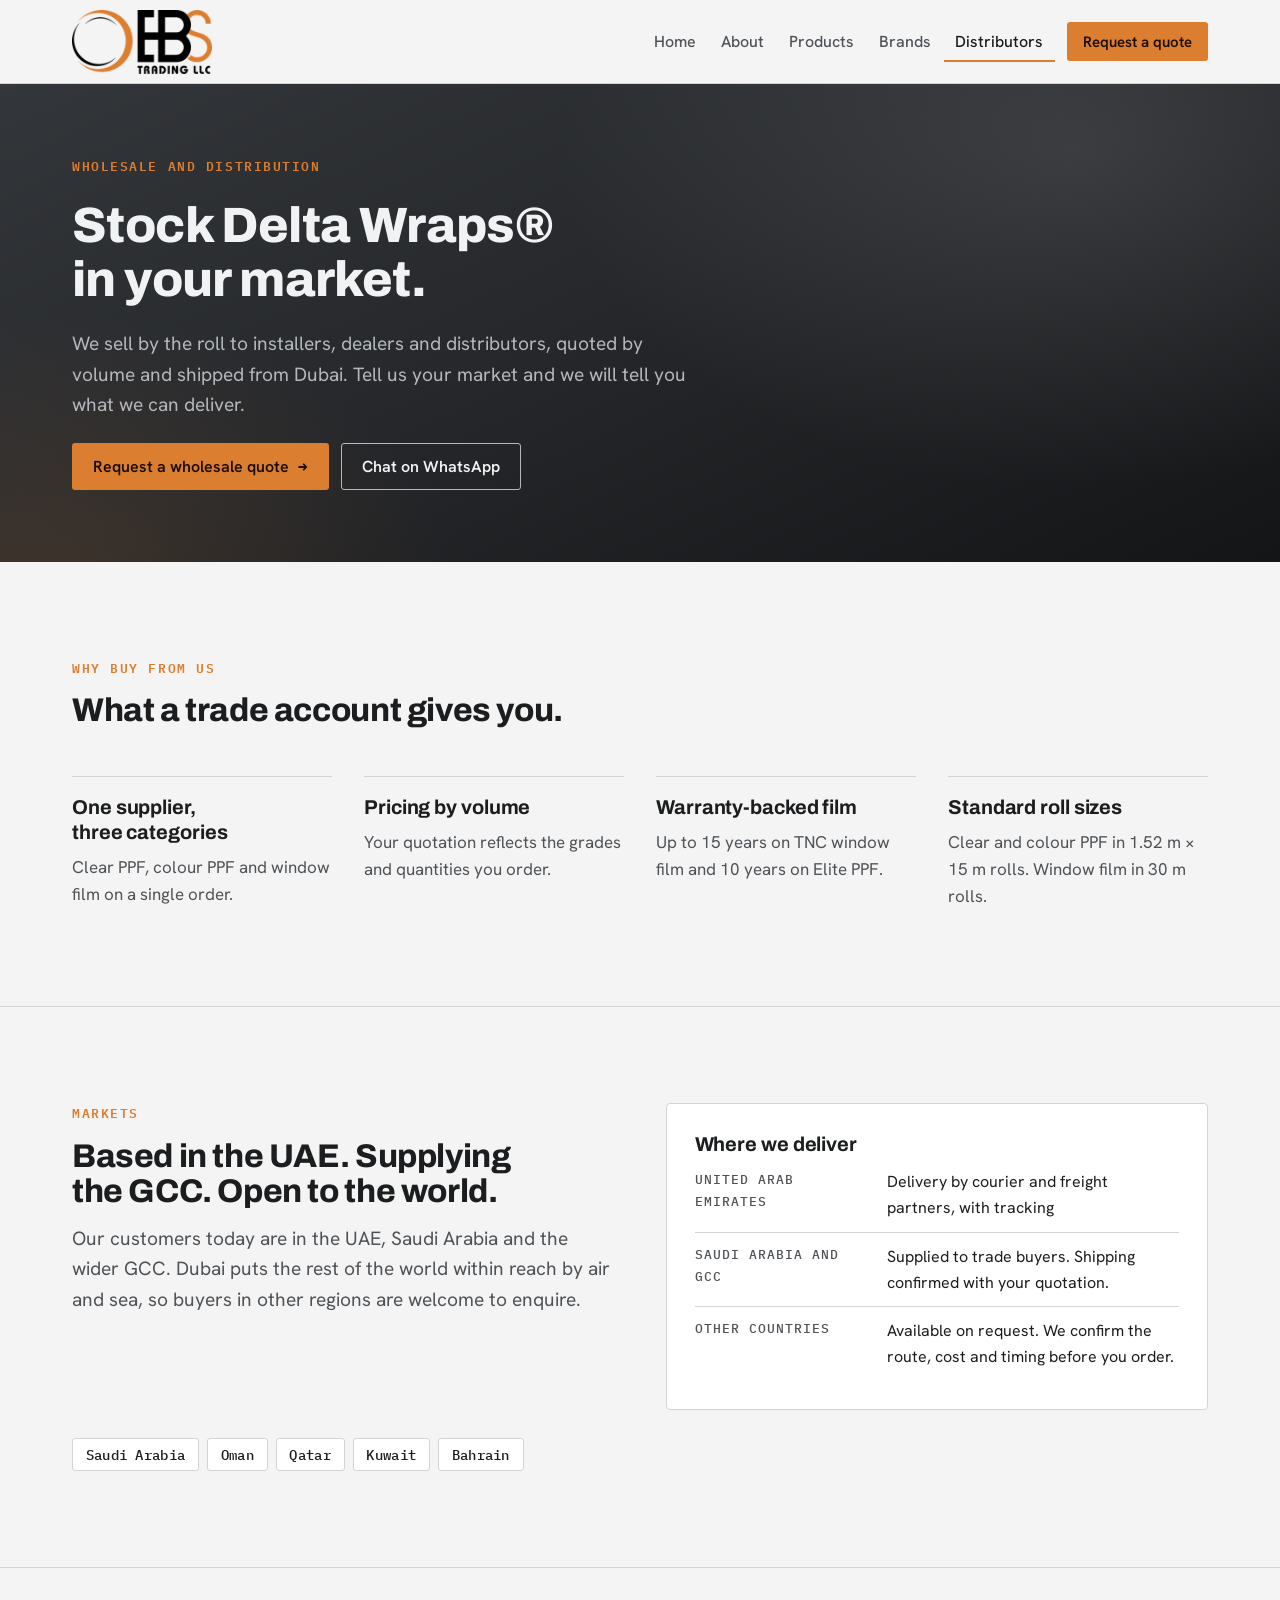
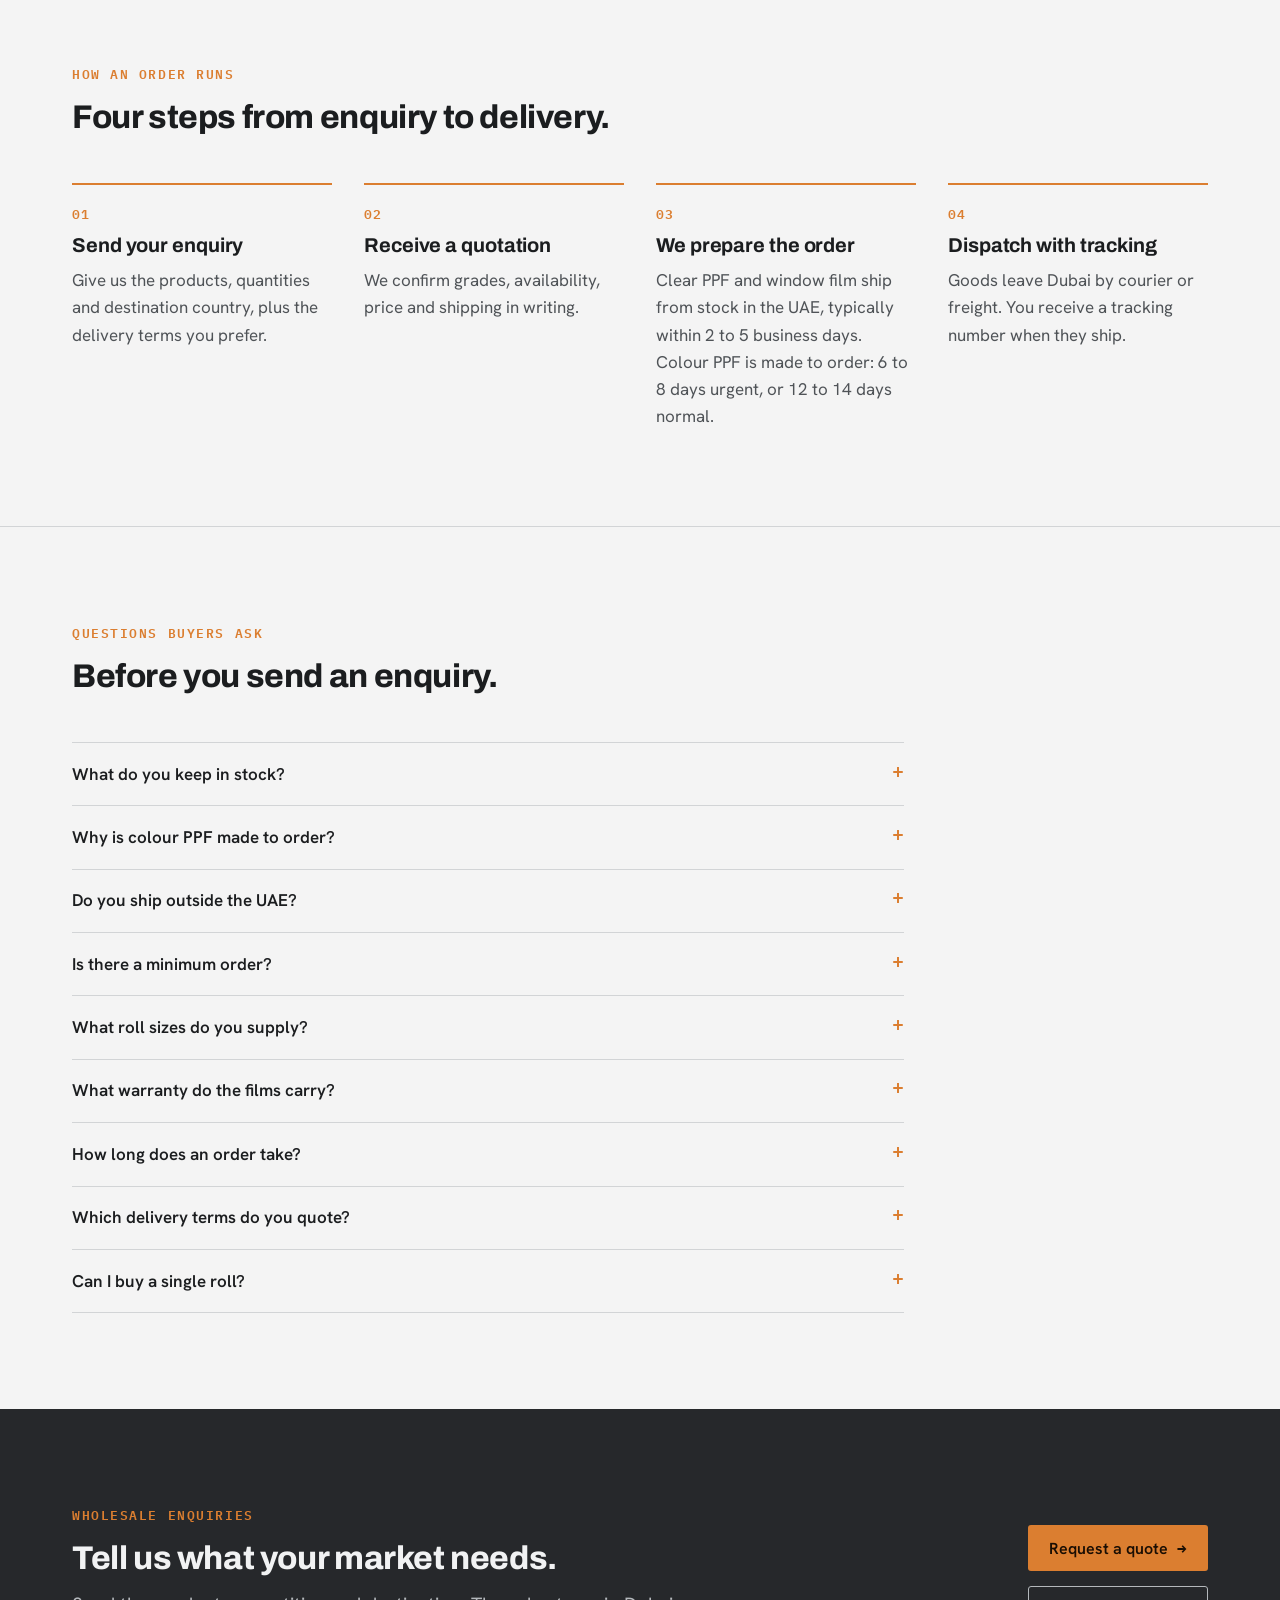
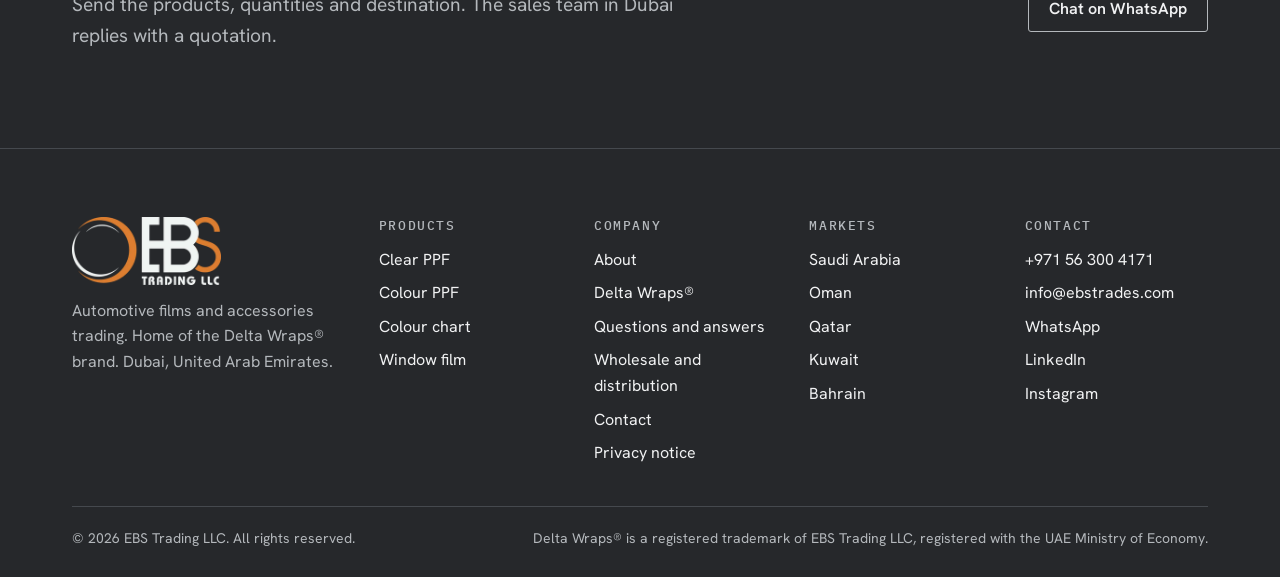
<file: distributors.html>
<!doctype html>
<html lang="en">
<head>
<!-- Google tag (gtag.js) -->
<script>
  window.dataLayer = window.dataLayer || [];
  function gtag(){dataLayer.push(arguments);}
  gtag('js', new Date());
  gtag('config', 'G-Q1503M00SF');
  window.addEventListener('load', function () {
    var s = document.createElement('script');
    s.async = true;
    s.src = 'https://www.googletagmanager.com/gtag/js?id=G-Q1503M00SF';
    document.head.appendChild(s);
  });
</script>
<meta charset="utf-8">
<meta name="viewport" content="width=device-width, initial-scale=1, viewport-fit=cover">
<title>Wholesale and Distribution | Delta Wraps Films | EBS Trading LLC</title>
<meta name="description" content="Buy Delta Wraps clear PPF, colour PPF and window film wholesale from Dubai. Volume pricing for installers, dealers and distributors in the GCC and other markets on request.">
<link rel="canonical" href="https://ebstrades.com/distributors">
<meta property="og:type" content="website">
<meta property="og:site_name" content="EBS Trading LLC">
<meta property="og:title" content="Wholesale and Distribution | Delta Wraps Films | EBS Trading LLC">
<meta property="og:description" content="Buy Delta Wraps clear PPF, colour PPF and window film wholesale from Dubai. Volume pricing for installers, dealers and distributors in the GCC and other markets on request.">
<meta property="og:url" content="https://ebstrades.com/distributors">
<meta property="og:image" content="https://ebstrades.com/assets/og-image.png">
<meta name="twitter:card" content="summary">
<meta name="theme-color" content="#26282B">
<link rel="icon" href="assets/favicon.png" type="image/png">
<link rel="apple-touch-icon" href="assets/apple-touch-icon.png">
<link rel="preconnect" href="https://fonts.googleapis.com">
<link rel="preconnect" href="https://fonts.gstatic.com" crossorigin>
<link rel="preload" as="style" href="https://fonts.googleapis.com/css2?family=Archivo:wdth,wght@62..125,100..900&family=Hanken+Grotesk:wght@400;500;600;700&family=IBM+Plex+Mono:wght@400;500&display=swap">
<link rel="stylesheet" href="https://fonts.googleapis.com/css2?family=Archivo:wdth,wght@62..125,100..900&family=Hanken+Grotesk:wght@400;500;600;700&family=IBM+Plex+Mono:wght@400;500&display=swap" media="print" onload="this.media='all'">
<noscript><link rel="stylesheet" href="https://fonts.googleapis.com/css2?family=Archivo:wdth,wght@62..125,100..900&family=Hanken+Grotesk:wght@400;500;600;700&family=IBM+Plex+Mono:wght@400;500&display=swap"></noscript>
<link rel="stylesheet" href="assets/css/site.css?v=e39281ab35">
<script>document.documentElement.className += ' js';</script>
<script type="application/ld+json">{"@context": "https://schema.org", "@type": "FAQPage", "mainEntity": [{"@type": "Question", "name": "What do you keep in stock?", "acceptedAnswer": {"@type": "Answer", "text": "Clear PPF and window film are always in stock in the UAE. Colour PPF comes in more than 350 colours, so each roll is supplied to order in the shade you choose."}}, {"@type": "Question", "name": "Why is colour PPF made to order?", "acceptedAnswer": {"@type": "Answer", "text": "Every customer wants a specific shade, and no supplier can hold more than 350 colours on the shelf. Ordering each roll for you means you get the exact colour, with urgent supply in 6 to 8 days or normal supply in 12 to 14 days."}}, {"@type": "Question", "name": "Do you ship outside the UAE?", "acceptedAnswer": {"@type": "Answer", "text": "Yes, on request. We supply trade buyers in Saudi Arabia and the wider GCC, and we quote other countries case by case. Shipping is always confirmed before you place the order."}}, {"@type": "Question", "name": "Is there a minimum order?", "acceptedAnswer": {"@type": "Answer", "text": "It depends on the product and the destination. Tell us what you need and we will confirm the quantities we can supply."}}, {"@type": "Question", "name": "What roll sizes do you supply?", "acceptedAnswer": {"@type": "Answer", "text": "Clear PPF and colour PPF come in one size, 1.52 m × 15 m. NC and TNC window film come in one size, 1.52 m × 30 m. NCR window film comes in three widths, all 30 m long: 0.5 m, 1 m and 1.52 m."}}, {"@type": "Question", "name": "What warranty do the films carry?", "acceptedAnswer": {"@type": "Answer", "text": "Elite PPF carries 10 years. Advance PPF carries 5 years at 6.5 mil and 7 years at 7.5 mil. Window film carries up to 15 years on TNC, up to 8 years on NC and up to 5 years on NCR. Keep the purchase record, because it is needed to validate a claim."}}, {"@type": "Question", "name": "How long does an order take?", "acceptedAnswer": {"@type": "Answer", "text": "Clear PPF and window film are in stock in the UAE, and orders are typically processed in 2 to 5 business days, not counting weekends and public holidays. Colour PPF is made to order, with urgent supply in 6 to 8 days or normal supply in 12 to 14 days for delivery in the UAE. Transit time to other countries depends on the destination and the shipping method."}}, {"@type": "Question", "name": "Which delivery terms do you quote?", "acceptedAnswer": {"@type": "Answer", "text": "Tell us the terms you prefer when you enquire, for example collection in Dubai or delivery to your door, and we will quote on that basis where we can."}}, {"@type": "Question", "name": "Can I buy a single roll?", "acceptedAnswer": {"@type": "Answer", "text": "Yes. Browse the Delta Wraps® online store at deltawraps.com and ask for a single-roll price on WhatsApp."}}]}</script>
</head>
<body>
<a class="skip" href="#main">Skip to content</a>
<header class="site-header">
  <div class="wrap header-row">
    <a class="brand" href="index.html" aria-label="EBS Trading LLC home"><img class="brand-logo on-light" src="assets/ebs-logo.webp" alt="EBS Trading LLC" width="320" height="146"><img class="brand-logo on-dark" src="assets/ebs-logo-light.webp" alt="EBS Trading LLC" width="320" height="146"></a>
    <button class="nav-toggle" id="nav-toggle" type="button" aria-expanded="false" aria-controls="site-nav">Menu</button>
    <nav class="nav" id="site-nav" aria-label="Main"><a href="index.html">Home</a><a href="about.html">About</a><a href="products.html">Products</a><a href="brands.html">Brands</a><a href="distributors.html" aria-current="page">Distributors</a><a class="btn btn-primary btn-sm" href="contact.html">Request a quote</a></nav>
  </div>
</header>
<main id="main">
<section class="band page-hero">
  <div class="wrap">
    <div class="hero-copy">
      <p class="eyebrow">Wholesale and distribution</p>
      <h1>Stock Delta Wraps&reg; in your market.</h1>
      <p class="lede">We sell by the roll to installers, dealers and distributors, quoted by volume and shipped from Dubai. Tell us your market and we will tell you what we can deliver.</p>
      <div class="btn-row">
        <a class="btn btn-primary arrow" href="contact.html">Request a wholesale quote</a>
        <a class="btn btn-ghost" href="https://wa.me/message/D7ZCB5GSL6PWH1" rel="noopener">Chat on WhatsApp</a>
      </div>
    </div>
  </div>
</section>

<section class="section">
  <div class="wrap">
    <div class="section-head">
      <p class="eyebrow">Why buy from us</p>
      <h2>What a trade account gives you.</h2>
    </div>
    <div class="cols-4">
      <div class="item">
        <h3>One supplier, three categories</h3>
        <p>Clear PPF, colour PPF and window film on a single order.</p>
      </div>
      <div class="item">
        <h3>Pricing by volume</h3>
        <p>Your quotation reflects the grades and quantities you order.</p>
      </div>
      <div class="item">
        <h3>Warranty-backed film</h3>
        <p>Up to 15 years on TNC window film and 10 years on Elite PPF.</p>
      </div>
      <div class="item">
        <h3>Standard roll sizes</h3>
        <p>Clear and colour PPF in 1.52&nbsp;m &times; 15&nbsp;m rolls. Window film in 30&nbsp;m rolls.</p>
      </div>
    </div>
  </div>
</section>

<section class="section rule-top">
  <div class="wrap cols-2">
    <div class="section-head" style="margin-bottom:0">
      <p class="eyebrow">Markets</p>
      <h2>Based in the UAE. Supplying the GCC. Open to the world.</h2>
      <p class="lede">Our customers today are in the UAE, Saudi Arabia and the wider GCC. Dubai puts the rest of the world within reach by air and sea, so buyers in other regions are welcome to enquire.</p>
    </div>
    <div class="panel">
      <h3>Where we deliver</h3>
      <dl class="kv">
        <div><dt>United Arab Emirates</dt><dd>Delivery by courier and freight partners, with tracking</dd></div>
        <div><dt>Saudi Arabia and GCC</dt><dd>Supplied to trade buyers. Shipping confirmed with your quotation.</dd></div>
        <div><dt>Other countries</dt><dd>Available on request. We confirm the route, cost and timing before you order.</dd></div>
      </dl>
    </div>
  </div>
  <div class="wrap" style="margin-top:1.75rem">
    <ul class="chips" aria-label="Market pages">
      <li><a class="chip" href="saudi-arabia.html">Saudi Arabia</a></li>
      <li><a class="chip" href="oman.html">Oman</a></li>
      <li><a class="chip" href="qatar.html">Qatar</a></li>
      <li><a class="chip" href="kuwait.html">Kuwait</a></li>
      <li><a class="chip" href="bahrain.html">Bahrain</a></li>
    </ul>
  </div>
</section>

<section class="section rule-top">
  <div class="wrap">
    <div class="section-head">
      <p class="eyebrow">How an order runs</p>
      <h2>Four steps from enquiry to delivery.</h2>
    </div>
    <ol class="steps cols-4">
      <li>
        <h3>Send your enquiry</h3>
        <p>Give us the products, quantities and destination country, plus the delivery terms you prefer.</p>
      </li>
      <li>
        <h3>Receive a quotation</h3>
        <p>We confirm grades, availability, price and shipping in writing.</p>
      </li>
      <li>
        <h3>We prepare the order</h3>
        <p>Clear PPF and window film ship from stock in the UAE, typically within 2 to 5 business days. Colour PPF is made to order: 6 to 8 days urgent, or 12 to 14 days normal.</p>
      </li>
      <li>
        <h3>Dispatch with tracking</h3>
        <p>Goods leave Dubai by courier or freight. You receive a tracking number when they ship.</p>
      </li>
    </ol>
  </div>
</section>

<section class="section rule-top">
  <div class="wrap">
    <div class="section-head">
      <p class="eyebrow">Questions buyers ask</p>
      <h2>Before you send an enquiry.</h2>
    </div>
    <div class="faq">
      <details>
        <summary>What do you keep in stock?</summary>
        <p>Clear PPF and window film are always in stock in the UAE. Colour PPF comes in more than 350 colours, so each roll is supplied to order in the shade you choose.</p>
      </details>
      <details>
        <summary>Why is colour PPF made to order?</summary>
        <p>Every customer wants a specific shade, and no supplier can hold more than 350 colours on the shelf. Ordering each roll for you means you get the exact colour, with urgent supply in 6 to 8 days or normal supply in 12 to 14 days.</p>
      </details>
      <details>
        <summary>Do you ship outside the UAE?</summary>
        <p>Yes, on request. We supply trade buyers in Saudi Arabia and the wider GCC, and we quote other countries case by case. Shipping is always confirmed before you place the order.</p>
      </details>
      <details>
        <summary>Is there a minimum order?</summary>
        <p>It depends on the product and the destination. Tell us what you need and we will confirm the quantities we can supply.</p>
      </details>
      <details>
        <summary>What roll sizes do you supply?</summary>
        <p>Clear PPF and colour PPF come in one size, 1.52&nbsp;m &times; 15&nbsp;m. NC and TNC window film come in one size, 1.52&nbsp;m &times; 30&nbsp;m. NCR window film comes in three widths, all 30&nbsp;m long: 0.5&nbsp;m, 1&nbsp;m and 1.52&nbsp;m.</p>
      </details>
      <details>
        <summary>What warranty do the films carry?</summary>
        <p>Elite PPF carries 10 years. Advance PPF carries 5 years at 6.5&nbsp;mil and 7 years at 7.5&nbsp;mil. Window film carries up to 15 years on TNC, up to 8 years on NC and up to 5 years on NCR. Keep the purchase record, because it is needed to validate a claim.</p>
      </details>
      <details>
        <summary>How long does an order take?</summary>
        <p>Clear PPF and window film are in stock in the UAE, and orders are typically processed in 2 to 5 business days, not counting weekends and public holidays. Colour PPF is made to order, with urgent supply in 6 to 8 days or normal supply in 12 to 14 days for delivery in the UAE. Transit time to other countries depends on the destination and the shipping method.</p>
      </details>
      <details>
        <summary>Which delivery terms do you quote?</summary>
        <p>Tell us the terms you prefer when you enquire, for example collection in Dubai or delivery to your door, and we will quote on that basis where we can.</p>
      </details>
      <details>
        <summary>Can I buy a single roll?</summary>
        <p>Yes. Browse the Delta Wraps&reg; online store at deltawraps.com and ask for a single-roll price on WhatsApp.</p>
      </details>
    </div>
  </div>
</section>

<section class="band section">
  <div class="wrap cta">
    <div>
      <p class="eyebrow">Wholesale enquiries</p>
      <h2>Tell us what your market needs.</h2>
      <p class="lede">Send the products, quantities and destination. The sales team in Dubai replies with a quotation.</p>
    </div>
    <div class="btn-row">
      <a class="btn btn-primary arrow" href="contact.html">Request a quote</a>
      <a class="btn btn-ghost" href="https://wa.me/message/D7ZCB5GSL6PWH1" rel="noopener">Chat on WhatsApp</a>
    </div>
  </div>
</section>
</main>
<footer class="band site-footer" style="border-top:1px solid var(--band-line)">
  <div class="wrap">
    <div class="footer-grid">
      <div>
        <img class="brand-logo footer-logo" src="assets/ebs-logo-light.webp" alt="EBS Trading LLC" width="320" height="146" loading="lazy">
        <p>Automotive films and accessories trading. Home of the Delta Wraps&reg; brand. Dubai, United Arab Emirates.</p>
      </div>
      <div>
        <h2>Products</h2>
        <ul>
          <li><a href="products.html#ppf">Clear PPF</a></li>
          <li><a href="products.html#colour-ppf">Colour PPF</a></li>
          <li><a href="colour-ppf.html">Colour chart</a></li>
          <li><a href="products.html#window-film">Window film</a></li>
        </ul>
      </div>
      <div>
        <h2>Company</h2>
        <ul>
          <li><a href="about.html">About</a></li>
          <li><a href="brands.html">Delta Wraps&reg;</a></li>
          <li><a href="delta-wraps-faq.html">Questions and answers</a></li>
          <li><a href="distributors.html">Wholesale and distribution</a></li>
          <li><a href="contact.html">Contact</a></li>
          <li><a href="privacy.html">Privacy notice</a></li>
        </ul>
      </div>
      <div>
        <h2>Markets</h2>
        <ul>
          <li><a href="saudi-arabia.html">Saudi Arabia</a></li>
          <li><a href="oman.html">Oman</a></li>
          <li><a href="qatar.html">Qatar</a></li>
          <li><a href="kuwait.html">Kuwait</a></li>
          <li><a href="bahrain.html">Bahrain</a></li>
        </ul>
      </div>
      <div>
        <h2>Contact</h2>
        <ul>
          <li><a href="tel:+971563004171">+971 56 300 4171</a></li>
          <li><a href="mailto:info@ebstrades.com">info@ebstrades.com</a></li>
          <li><a href="https://wa.me/message/D7ZCB5GSL6PWH1" rel="noopener">WhatsApp</a></li>
          <li><a href="https://www.linkedin.com/company/delta-ppfwf/" rel="noopener">LinkedIn</a></li>
          <li><a href="https://www.instagram.com/delta.wraps/" rel="noopener">Instagram</a></li>
        </ul>
      </div>
    </div>
    <div class="footer-base">
      <span>&copy; 2026 EBS Trading LLC. All rights reserved.</span>
      <span>Delta Wraps&reg; is a registered trademark of EBS Trading LLC, registered with the UAE Ministry of Economy.</span>
    </div>
  </div>
</footer>
<script src="assets/js/site.js?v=ae72c5ba86" defer></script>
</body>
</html>
</file>
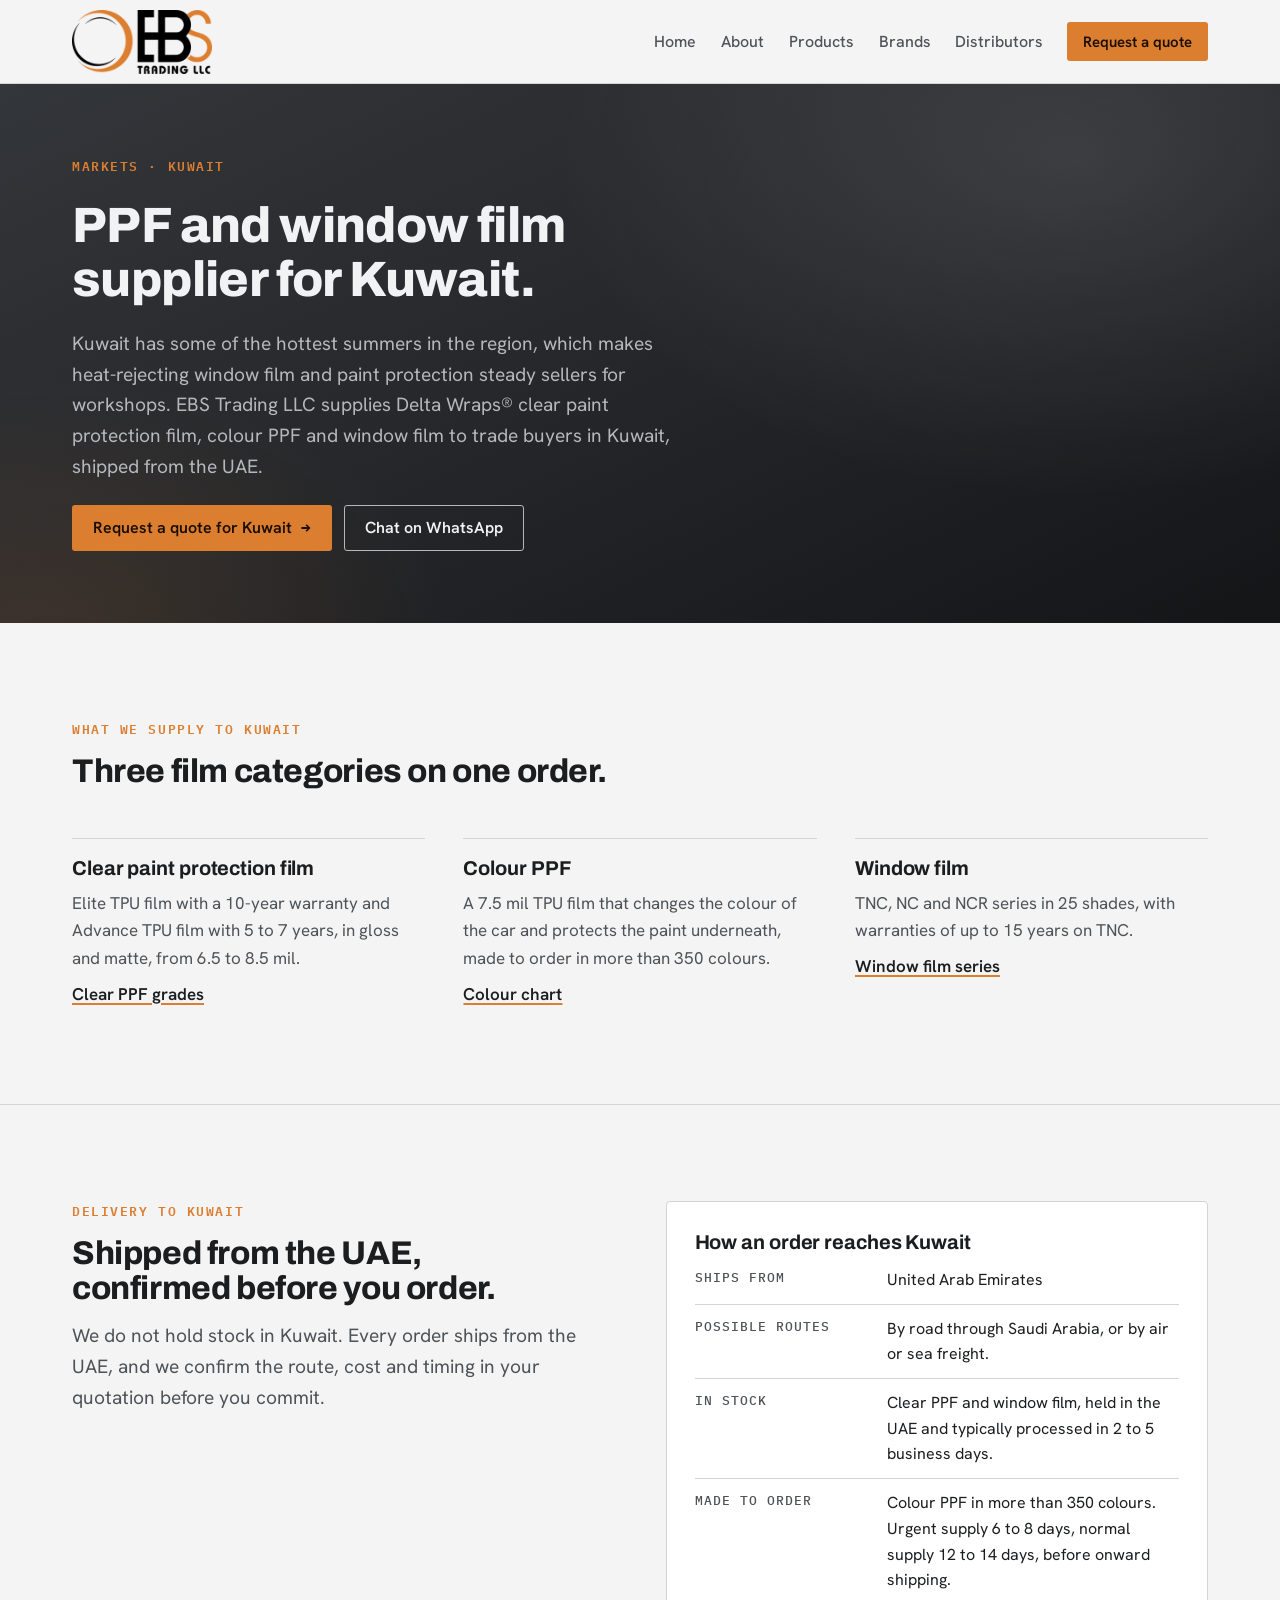
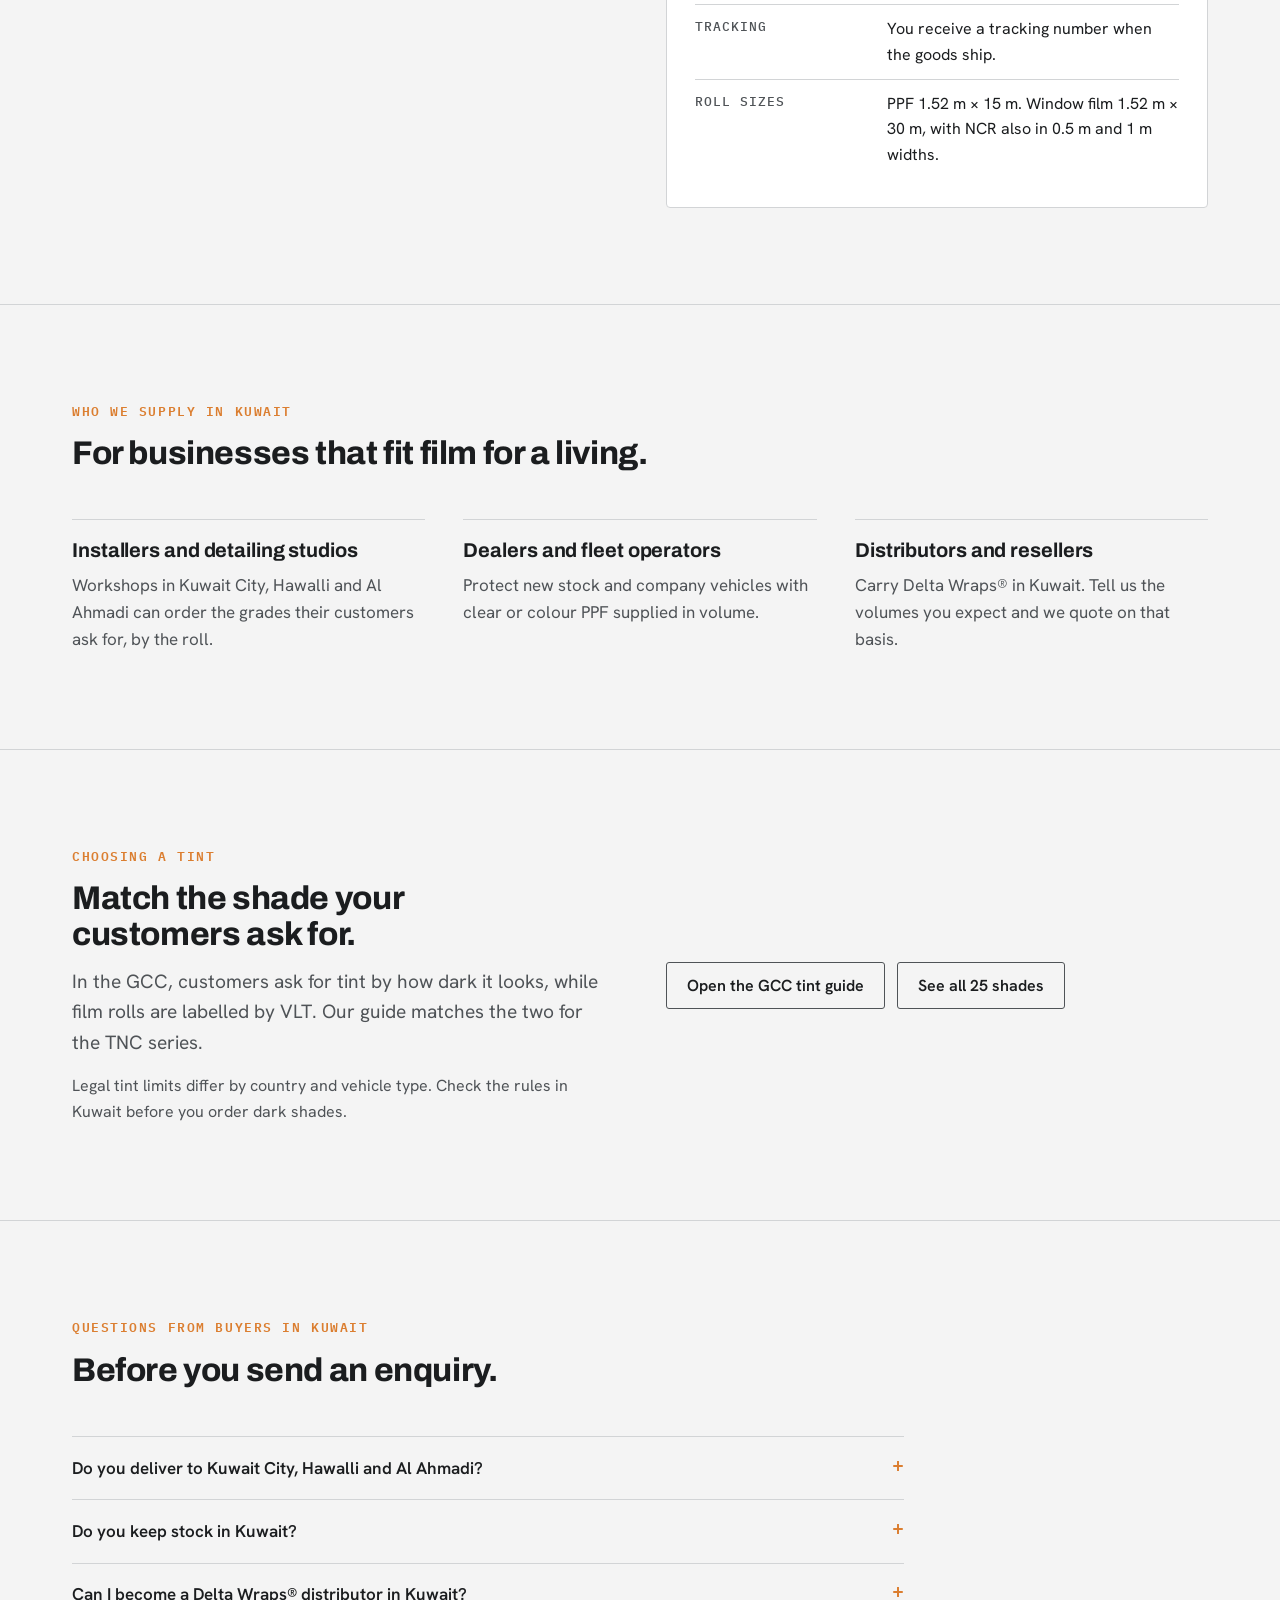
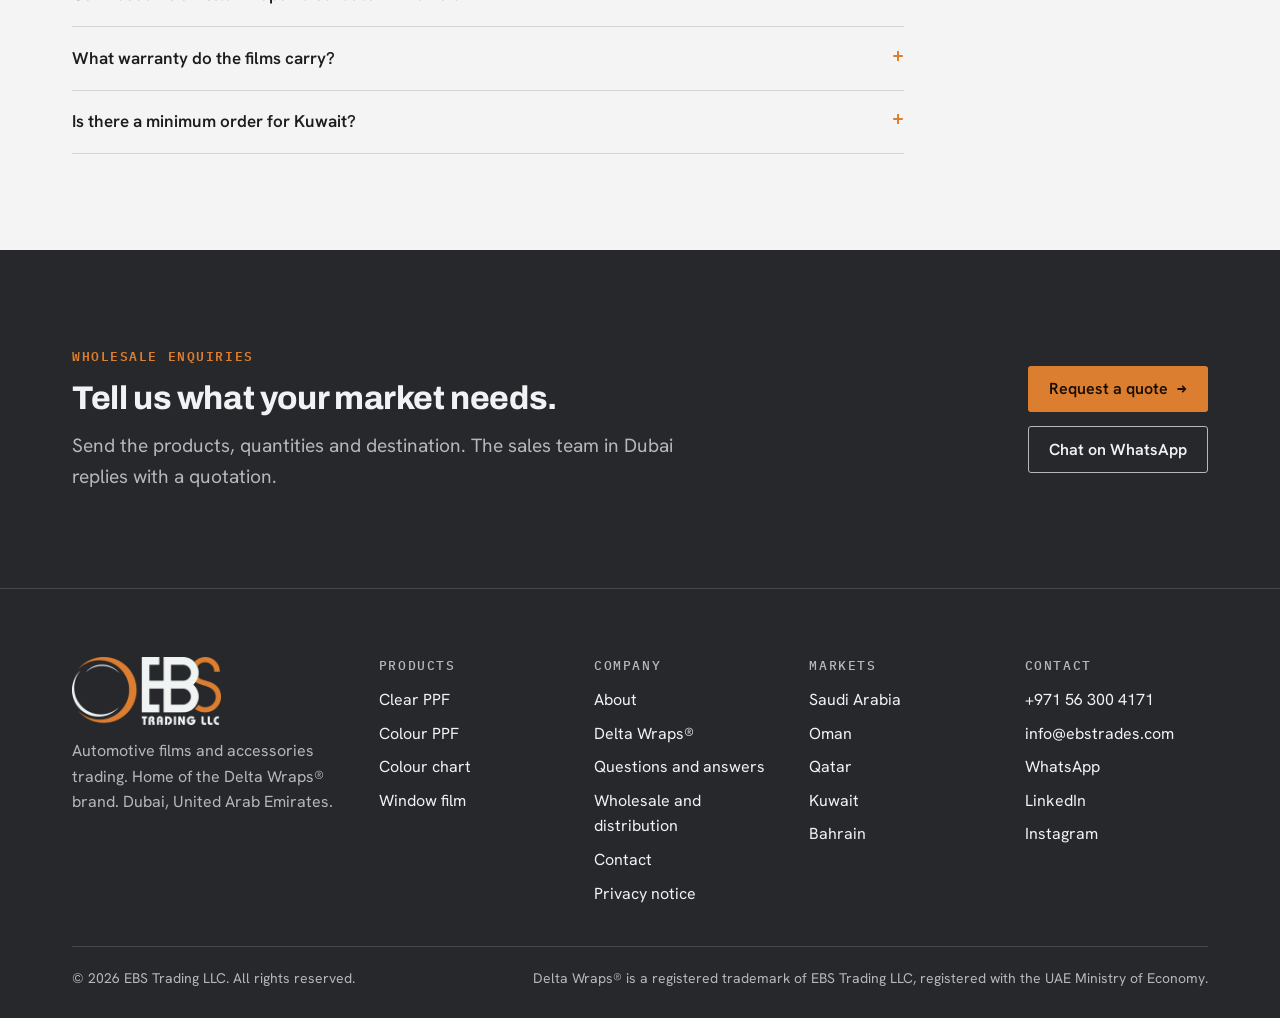
<file: kuwait.html>
<!doctype html>
<html lang="en">
<head>
<!-- Google tag (gtag.js) -->
<script>
  window.dataLayer = window.dataLayer || [];
  function gtag(){dataLayer.push(arguments);}
  gtag('js', new Date());
  gtag('config', 'G-Q1503M00SF');
  window.addEventListener('load', function () {
    var s = document.createElement('script');
    s.async = true;
    s.src = 'https://www.googletagmanager.com/gtag/js?id=G-Q1503M00SF';
    document.head.appendChild(s);
  });
</script>
<meta charset="utf-8">
<meta name="viewport" content="width=device-width, initial-scale=1, viewport-fit=cover">
<title>PPF and Window Film Supplier for Kuwait | EBS Trading LLC</title>
<meta name="description" content="Wholesale Delta Wraps clear PPF, colour PPF and window film for installers, dealers and distributors in Kuwait. Supplied from the UAE by EBS Trading LLC.">
<link rel="canonical" href="https://ebstrades.com/kuwait">
<meta property="og:type" content="website">
<meta property="og:site_name" content="EBS Trading LLC">
<meta property="og:title" content="PPF and Window Film Supplier for Kuwait | EBS Trading LLC">
<meta property="og:description" content="Wholesale Delta Wraps clear PPF, colour PPF and window film for installers, dealers and distributors in Kuwait. Supplied from the UAE by EBS Trading LLC.">
<meta property="og:url" content="https://ebstrades.com/kuwait">
<meta property="og:image" content="https://ebstrades.com/assets/og-image.png">
<meta name="twitter:card" content="summary">
<meta name="theme-color" content="#26282B">
<link rel="icon" href="assets/favicon.png" type="image/png">
<link rel="apple-touch-icon" href="assets/apple-touch-icon.png">
<link rel="preconnect" href="https://fonts.googleapis.com">
<link rel="preconnect" href="https://fonts.gstatic.com" crossorigin>
<link rel="preload" as="style" href="https://fonts.googleapis.com/css2?family=Archivo:wdth,wght@62..125,100..900&family=Hanken+Grotesk:wght@400;500;600;700&family=IBM+Plex+Mono:wght@400;500&display=swap">
<link rel="stylesheet" href="https://fonts.googleapis.com/css2?family=Archivo:wdth,wght@62..125,100..900&family=Hanken+Grotesk:wght@400;500;600;700&family=IBM+Plex+Mono:wght@400;500&display=swap" media="print" onload="this.media='all'">
<noscript><link rel="stylesheet" href="https://fonts.googleapis.com/css2?family=Archivo:wdth,wght@62..125,100..900&family=Hanken+Grotesk:wght@400;500;600;700&family=IBM+Plex+Mono:wght@400;500&display=swap"></noscript>
<link rel="stylesheet" href="assets/css/site.css?v=e39281ab35">
<script>document.documentElement.className += ' js';</script>
<script type="application/ld+json">{"@context": "https://schema.org", "@type": "FAQPage", "mainEntity": [{"@type": "Question", "name": "Do you deliver to Kuwait City, Hawalli and Al Ahmadi?", "acceptedAnswer": {"@type": "Answer", "text": "We quote delivery to trade buyers anywhere in Kuwait, including Kuwait City, Hawalli and Al Ahmadi. The route, cost and timing are confirmed in your quotation before you order."}}, {"@type": "Question", "name": "Do you keep stock in Kuwait?", "acceptedAnswer": {"@type": "Answer", "text": "No. Clear PPF and window film are held in stock in the UAE and ship to Kuwait from there, typically after 2 to 5 business days of processing. Colour PPF is made to order."}}, {"@type": "Question", "name": "Can I become a Delta Wraps® distributor in Kuwait?", "acceptedAnswer": {"@type": "Answer", "text": "We welcome enquiries from distributors and resellers in Kuwait. Send us your company details and the volumes you expect, and the sales team will reply."}}, {"@type": "Question", "name": "What warranty do the films carry?", "acceptedAnswer": {"@type": "Answer", "text": "Elite PPF carries 10 years. Advance PPF carries 5 years at 6.5 mil and 7 years at 7.5 mil. Window film carries up to 15 years on TNC, up to 8 years on NC and up to 5 years on NCR."}}, {"@type": "Question", "name": "Is there a minimum order for Kuwait?", "acceptedAnswer": {"@type": "Answer", "text": "It depends on the product and the shipping route. Tell us what you need and we will confirm the quantities we can supply."}}]}</script>
</head>
<body>
<a class="skip" href="#main">Skip to content</a>
<header class="site-header">
  <div class="wrap header-row">
    <a class="brand" href="index.html" aria-label="EBS Trading LLC home"><img class="brand-logo on-light" src="assets/ebs-logo.webp" alt="EBS Trading LLC" width="320" height="146"><img class="brand-logo on-dark" src="assets/ebs-logo-light.webp" alt="EBS Trading LLC" width="320" height="146"></a>
    <button class="nav-toggle" id="nav-toggle" type="button" aria-expanded="false" aria-controls="site-nav">Menu</button>
    <nav class="nav" id="site-nav" aria-label="Main"><a href="index.html">Home</a><a href="about.html">About</a><a href="products.html">Products</a><a href="brands.html">Brands</a><a href="distributors.html">Distributors</a><a class="btn btn-primary btn-sm" href="contact.html">Request a quote</a></nav>
  </div>
</header>
<main id="main">
<section class="band page-hero">
  <div class="wrap">
    <div class="hero-copy">
      <p class="eyebrow">Markets &middot; Kuwait</p>
      <h1>PPF and window film supplier for Kuwait.</h1>
      <p class="lede">Kuwait has some of the hottest summers in the region, which makes heat-rejecting window film and paint protection steady sellers for workshops. EBS Trading LLC supplies Delta Wraps&reg; clear paint protection film, colour PPF and window film to trade buyers in Kuwait, shipped from the UAE.</p>
      <div class="btn-row">
        <a class="btn btn-primary arrow" href="contact.html?country=Kuwait">Request a quote for Kuwait</a>
        <a class="btn btn-ghost" href="https://wa.me/message/D7ZCB5GSL6PWH1" rel="noopener">Chat on WhatsApp</a>
      </div>
    </div>
  </div>
</section>

<section class="section">
  <div class="wrap">
    <div class="section-head">
      <p class="eyebrow">What we supply to Kuwait</p>
      <h2>Three film categories on one order.</h2>
    </div>
    <div class="cols-3">
      <div class="item">
        <h3>Clear paint protection film</h3>
        <p>Elite TPU film with a 10-year warranty and Advance TPU film with 5 to 7 years, in gloss and matte, from 6.5 to 8.5 mil.</p>
        <a class="text-link" href="products.html#ppf">Clear PPF grades</a>
      </div>
      <div class="item">
        <h3>Colour PPF</h3>
        <p>A 7.5 mil TPU film that changes the colour of the car and protects the paint underneath, made to order in more than 350 colours.</p>
        <a class="text-link" href="colour-ppf.html">Colour chart</a>
      </div>
      <div class="item">
        <h3>Window film</h3>
        <p>TNC, NC and NCR series in 25 shades, with warranties of up to 15 years on TNC.</p>
        <a class="text-link" href="products.html#window-film">Window film series</a>
      </div>
    </div>
  </div>
</section>

<section class="section rule-top">
  <div class="wrap cols-2">
    <div class="section-head" style="margin-bottom:0">
      <p class="eyebrow">Delivery to Kuwait</p>
      <h2>Shipped from the UAE, confirmed before you order.</h2>
      <p class="lede">We do not hold stock in Kuwait. Every order ships from the UAE, and we confirm the route, cost and timing in your quotation before you commit.</p>
    </div>
    <div class="panel">
      <h3>How an order reaches Kuwait</h3>
      <dl class="kv">
        <div><dt>Ships from</dt><dd>United Arab Emirates</dd></div>
        <div><dt>Possible routes</dt><dd>By road through Saudi Arabia, or by air or sea freight.</dd></div>
        <div><dt>In stock</dt><dd>Clear PPF and window film, held in the UAE and typically processed in 2 to 5 business days.</dd></div>
        <div><dt>Made to order</dt><dd>Colour PPF in more than 350 colours. Urgent supply 6 to 8 days, normal supply 12 to 14 days, before onward shipping.</dd></div>
        <div><dt>Tracking</dt><dd>You receive a tracking number when the goods ship.</dd></div>
        <div><dt>Roll sizes</dt><dd>PPF 1.52 m &times; 15 m. Window film 1.52 m &times; 30 m, with NCR also in 0.5 m and 1 m widths.</dd></div>
      </dl>
    </div>
  </div>
</section>

<section class="section rule-top">
  <div class="wrap">
    <div class="section-head">
      <p class="eyebrow">Who we supply in Kuwait</p>
      <h2>For businesses that fit film for a living.</h2>
    </div>
    <div class="cols-3">
      <div class="item">
        <h3>Installers and detailing studios</h3>
        <p>Workshops in Kuwait City, Hawalli and Al Ahmadi can order the grades their customers ask for, by the roll.</p>
      </div>
      <div class="item">
        <h3>Dealers and fleet operators</h3>
        <p>Protect new stock and company vehicles with clear or colour PPF supplied in volume.</p>
      </div>
      <div class="item">
        <h3>Distributors and resellers</h3>
        <p>Carry Delta Wraps&reg; in Kuwait. Tell us the volumes you expect and we quote on that basis.</p>
      </div>
    </div>
  </div>
</section>

<section class="section rule-top">
  <div class="wrap cols-2">
    <div class="section-head" style="margin-bottom:0">
      <p class="eyebrow">Choosing a tint</p>
      <h2>Match the shade your customers ask for.</h2>
      <p class="lede">In the GCC, customers ask for tint by how dark it looks, while film rolls are labelled by VLT. Our guide matches the two for the TNC series.</p>
      <p class="note">Legal tint limits differ by country and vehicle type. Check the rules in Kuwait before you order dark shades.</p>
    </div>
    <div class="btn-row" style="align-self:center">
      <a class="btn btn-ghost" href="products.html#tint-guide">Open the GCC tint guide</a>
      <a class="btn btn-ghost" href="products.html#window-film">See all 25 shades</a>
    </div>
  </div>
</section>

<section class="section rule-top">
  <div class="wrap">
    <div class="section-head">
      <p class="eyebrow">Questions from buyers in Kuwait</p>
      <h2>Before you send an enquiry.</h2>
    </div>
    <div class="faq">
      <details>
        <summary>Do you deliver to Kuwait City, Hawalli and Al Ahmadi?</summary>
        <p>We quote delivery to trade buyers anywhere in Kuwait, including Kuwait City, Hawalli and Al Ahmadi. The route, cost and timing are confirmed in your quotation before you order.</p>
      </details>
      <details>
        <summary>Do you keep stock in Kuwait?</summary>
        <p>No. Clear PPF and window film are held in stock in the UAE and ship to Kuwait from there, typically after 2 to 5 business days of processing. Colour PPF is made to order.</p>
      </details>
      <details>
        <summary>Can I become a Delta Wraps&reg; distributor in Kuwait?</summary>
        <p>We welcome enquiries from distributors and resellers in Kuwait. Send us your company details and the volumes you expect, and the sales team will reply.</p>
      </details>
      <details>
        <summary>What warranty do the films carry?</summary>
        <p>Elite PPF carries 10 years. Advance PPF carries 5 years at 6.5 mil and 7 years at 7.5 mil. Window film carries up to 15 years on TNC, up to 8 years on NC and up to 5 years on NCR.</p>
      </details>
      <details>
        <summary>Is there a minimum order for Kuwait?</summary>
        <p>It depends on the product and the shipping route. Tell us what you need and we will confirm the quantities we can supply.</p>
      </details>
    </div>
  </div>
</section>

<section class="band section">
  <div class="wrap cta">
    <div>
      <p class="eyebrow">Wholesale enquiries</p>
      <h2>Tell us what your market needs.</h2>
      <p class="lede">Send the products, quantities and destination. The sales team in Dubai replies with a quotation.</p>
    </div>
    <div class="btn-row">
      <a class="btn btn-primary arrow" href="contact.html">Request a quote</a>
      <a class="btn btn-ghost" href="https://wa.me/message/D7ZCB5GSL6PWH1" rel="noopener">Chat on WhatsApp</a>
    </div>
  </div>
</section>
</main>
<footer class="band site-footer" style="border-top:1px solid var(--band-line)">
  <div class="wrap">
    <div class="footer-grid">
      <div>
        <img class="brand-logo footer-logo" src="assets/ebs-logo-light.webp" alt="EBS Trading LLC" width="320" height="146" loading="lazy">
        <p>Automotive films and accessories trading. Home of the Delta Wraps&reg; brand. Dubai, United Arab Emirates.</p>
      </div>
      <div>
        <h2>Products</h2>
        <ul>
          <li><a href="products.html#ppf">Clear PPF</a></li>
          <li><a href="products.html#colour-ppf">Colour PPF</a></li>
          <li><a href="colour-ppf.html">Colour chart</a></li>
          <li><a href="products.html#window-film">Window film</a></li>
        </ul>
      </div>
      <div>
        <h2>Company</h2>
        <ul>
          <li><a href="about.html">About</a></li>
          <li><a href="brands.html">Delta Wraps&reg;</a></li>
          <li><a href="delta-wraps-faq.html">Questions and answers</a></li>
          <li><a href="distributors.html">Wholesale and distribution</a></li>
          <li><a href="contact.html">Contact</a></li>
          <li><a href="privacy.html">Privacy notice</a></li>
        </ul>
      </div>
      <div>
        <h2>Markets</h2>
        <ul>
          <li><a href="saudi-arabia.html">Saudi Arabia</a></li>
          <li><a href="oman.html">Oman</a></li>
          <li><a href="qatar.html">Qatar</a></li>
          <li><a href="kuwait.html">Kuwait</a></li>
          <li><a href="bahrain.html">Bahrain</a></li>
        </ul>
      </div>
      <div>
        <h2>Contact</h2>
        <ul>
          <li><a href="tel:+971563004171">+971 56 300 4171</a></li>
          <li><a href="mailto:info@ebstrades.com">info@ebstrades.com</a></li>
          <li><a href="https://wa.me/message/D7ZCB5GSL6PWH1" rel="noopener">WhatsApp</a></li>
          <li><a href="https://www.linkedin.com/company/delta-ppfwf/" rel="noopener">LinkedIn</a></li>
          <li><a href="https://www.instagram.com/delta.wraps/" rel="noopener">Instagram</a></li>
        </ul>
      </div>
    </div>
    <div class="footer-base">
      <span>&copy; 2026 EBS Trading LLC. All rights reserved.</span>
      <span>Delta Wraps&reg; is a registered trademark of EBS Trading LLC, registered with the UAE Ministry of Economy.</span>
    </div>
  </div>
</footer>
<script src="assets/js/site.js?v=ae72c5ba86" defer></script>
</body>
</html>
</file>
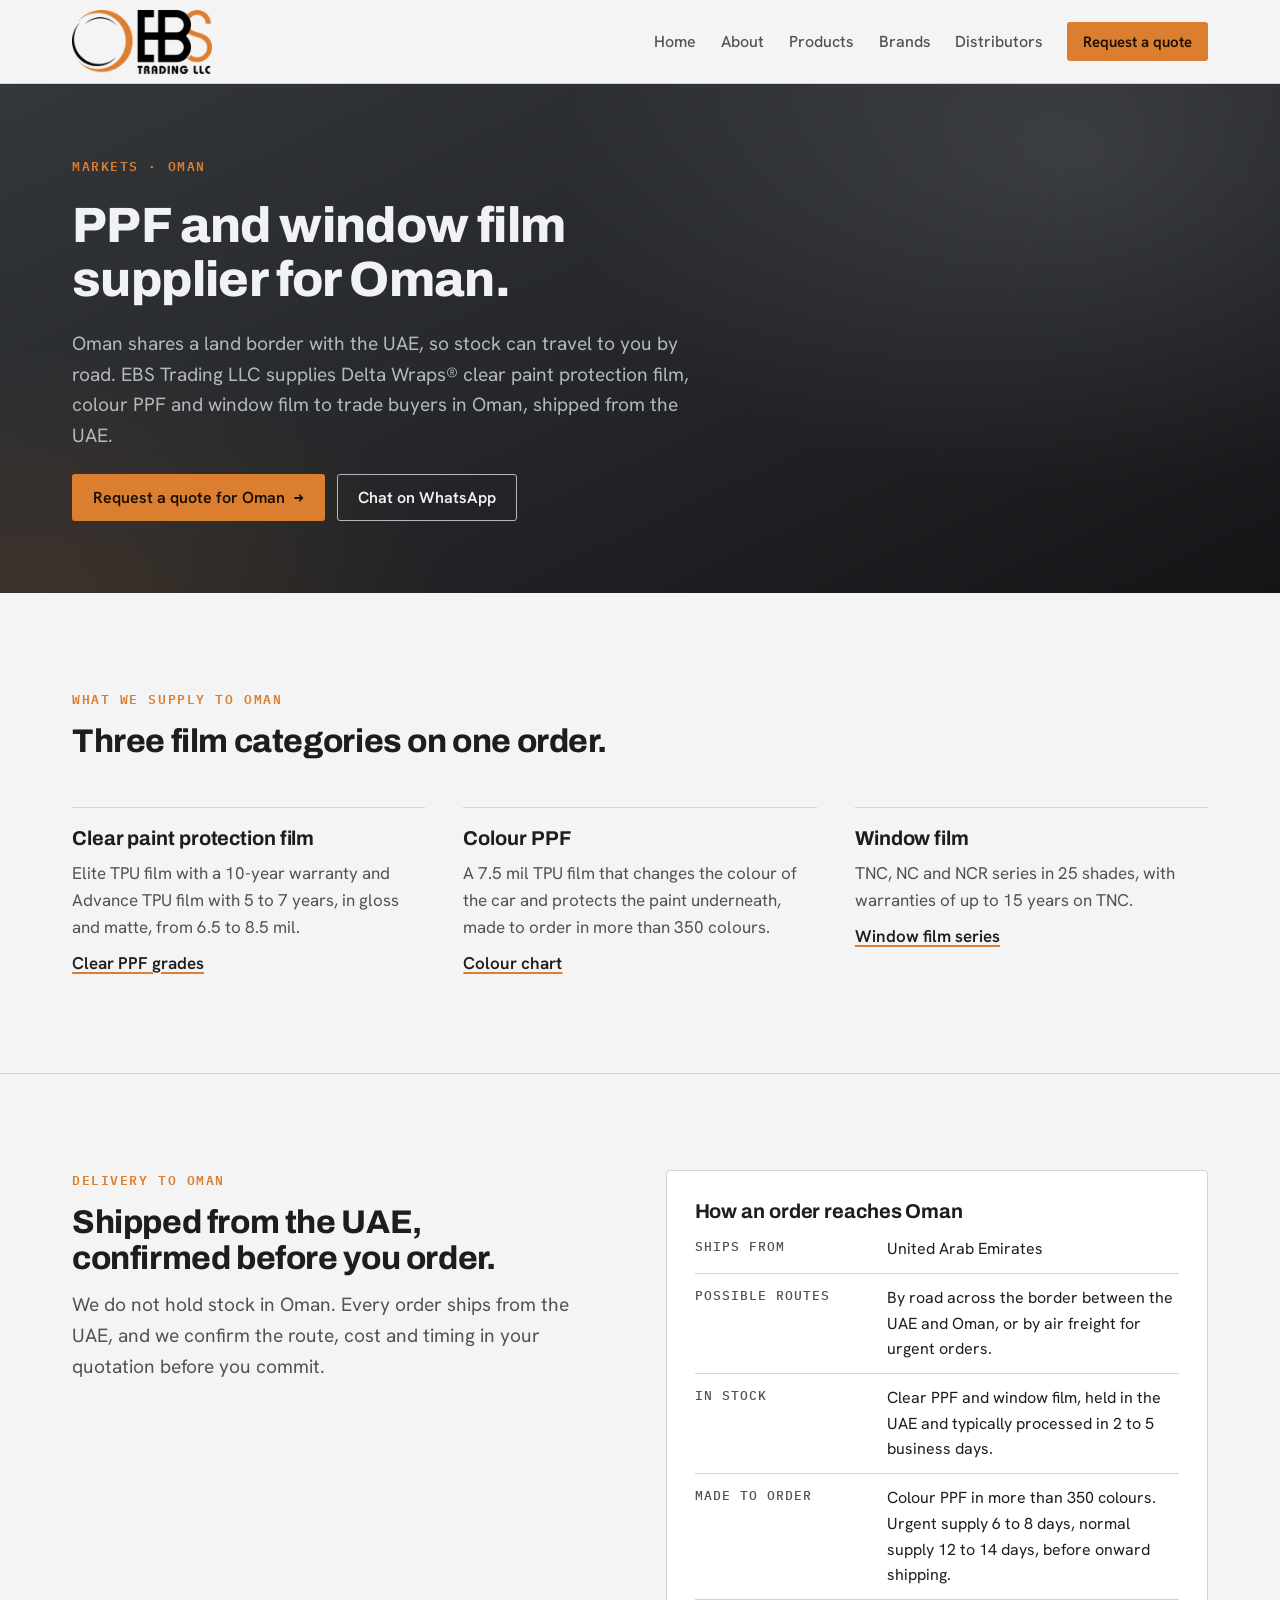
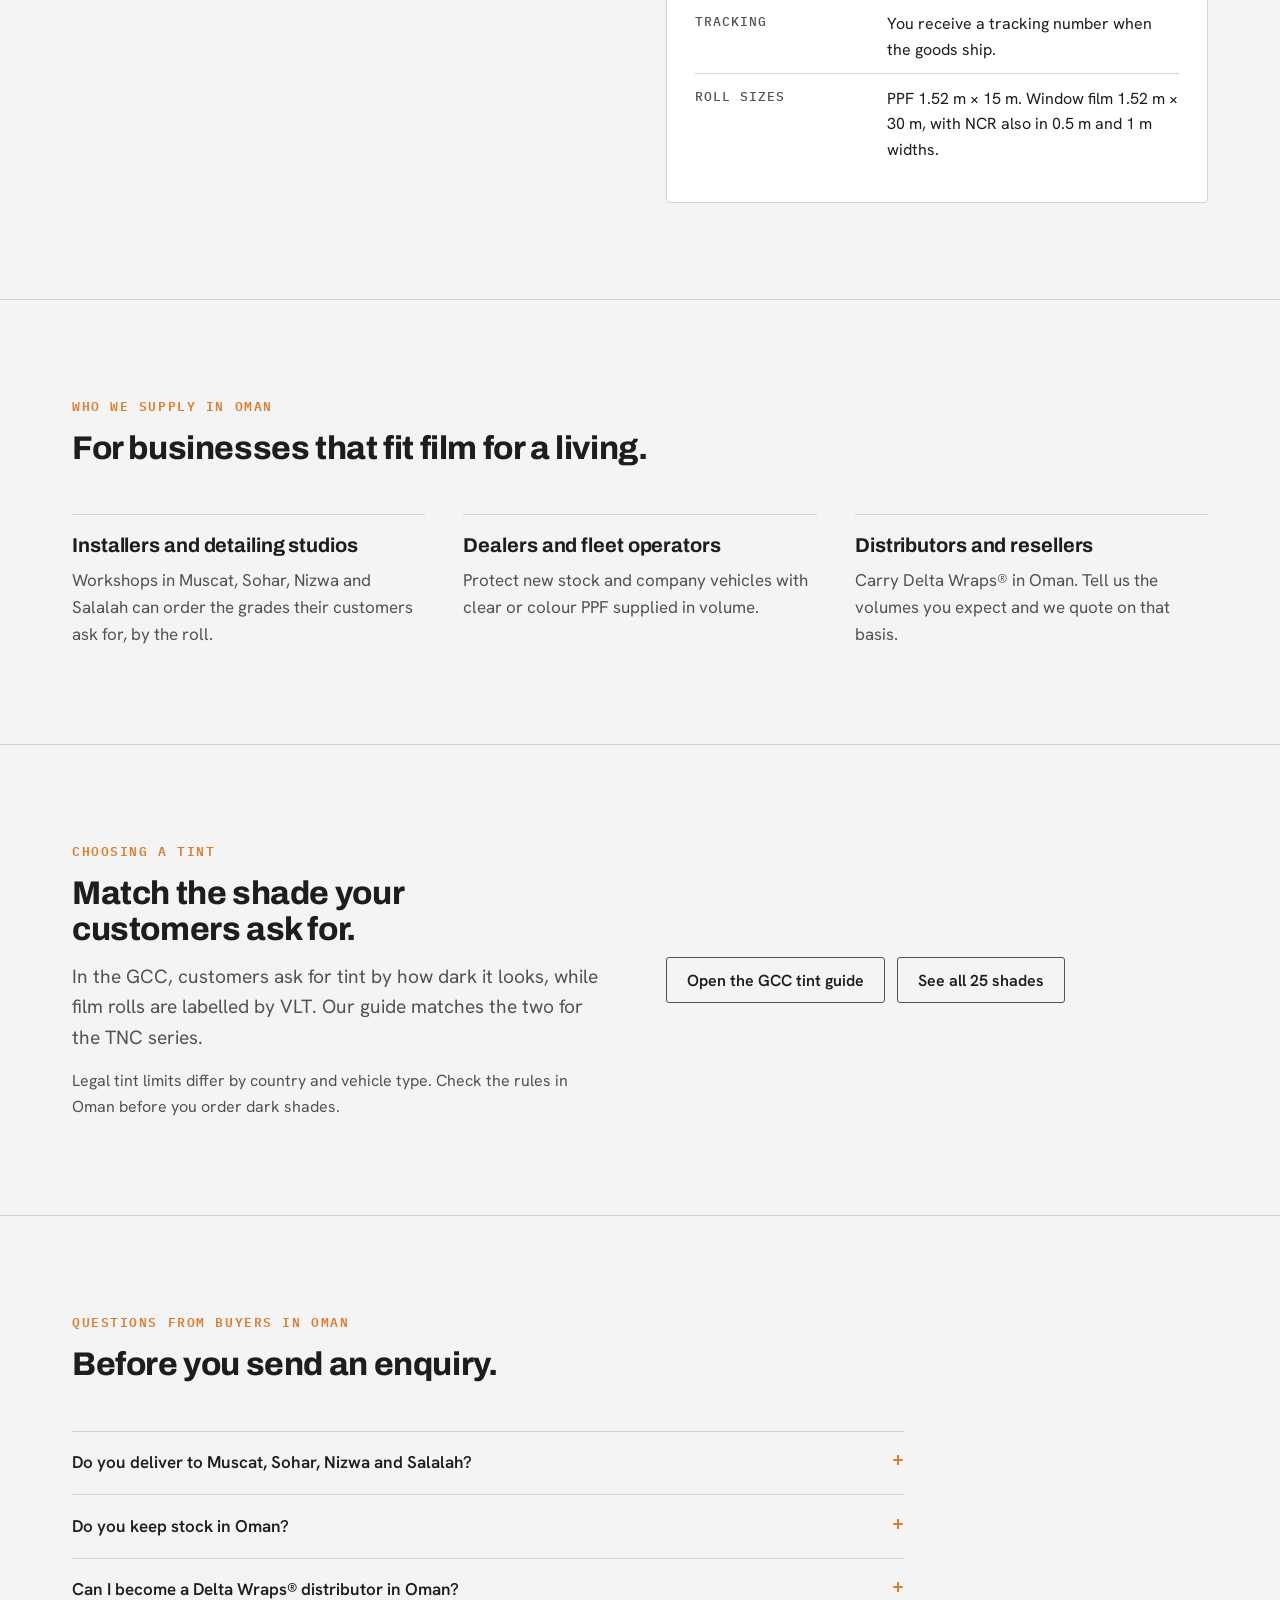
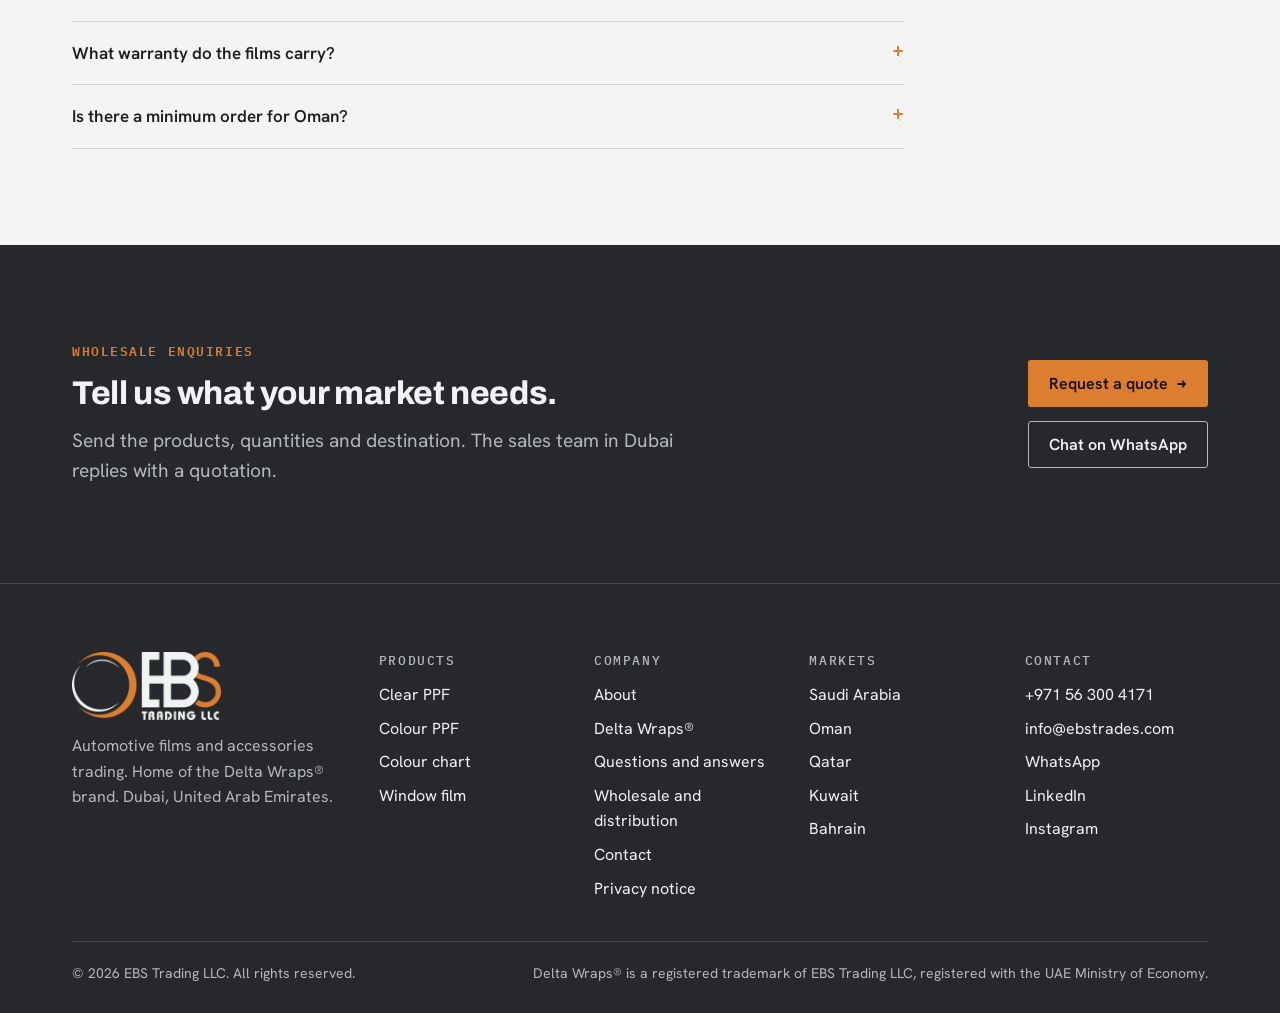
<file: oman.html>
<!doctype html>
<html lang="en">
<head>
<!-- Google tag (gtag.js) -->
<script>
  window.dataLayer = window.dataLayer || [];
  function gtag(){dataLayer.push(arguments);}
  gtag('js', new Date());
  gtag('config', 'G-Q1503M00SF');
  window.addEventListener('load', function () {
    var s = document.createElement('script');
    s.async = true;
    s.src = 'https://www.googletagmanager.com/gtag/js?id=G-Q1503M00SF';
    document.head.appendChild(s);
  });
</script>
<meta charset="utf-8">
<meta name="viewport" content="width=device-width, initial-scale=1, viewport-fit=cover">
<title>PPF and Window Film Supplier for Oman | EBS Trading LLC</title>
<meta name="description" content="Wholesale Delta Wraps clear PPF, colour PPF and window film for installers, dealers and distributors in Oman. Supplied from the UAE by EBS Trading LLC.">
<link rel="canonical" href="https://ebstrades.com/oman">
<meta property="og:type" content="website">
<meta property="og:site_name" content="EBS Trading LLC">
<meta property="og:title" content="PPF and Window Film Supplier for Oman | EBS Trading LLC">
<meta property="og:description" content="Wholesale Delta Wraps clear PPF, colour PPF and window film for installers, dealers and distributors in Oman. Supplied from the UAE by EBS Trading LLC.">
<meta property="og:url" content="https://ebstrades.com/oman">
<meta property="og:image" content="https://ebstrades.com/assets/og-image.png">
<meta name="twitter:card" content="summary">
<meta name="theme-color" content="#26282B">
<link rel="icon" href="assets/favicon.png" type="image/png">
<link rel="apple-touch-icon" href="assets/apple-touch-icon.png">
<link rel="preconnect" href="https://fonts.googleapis.com">
<link rel="preconnect" href="https://fonts.gstatic.com" crossorigin>
<link rel="preload" as="style" href="https://fonts.googleapis.com/css2?family=Archivo:wdth,wght@62..125,100..900&family=Hanken+Grotesk:wght@400;500;600;700&family=IBM+Plex+Mono:wght@400;500&display=swap">
<link rel="stylesheet" href="https://fonts.googleapis.com/css2?family=Archivo:wdth,wght@62..125,100..900&family=Hanken+Grotesk:wght@400;500;600;700&family=IBM+Plex+Mono:wght@400;500&display=swap" media="print" onload="this.media='all'">
<noscript><link rel="stylesheet" href="https://fonts.googleapis.com/css2?family=Archivo:wdth,wght@62..125,100..900&family=Hanken+Grotesk:wght@400;500;600;700&family=IBM+Plex+Mono:wght@400;500&display=swap"></noscript>
<link rel="stylesheet" href="assets/css/site.css?v=e39281ab35">
<script>document.documentElement.className += ' js';</script>
<script type="application/ld+json">{"@context": "https://schema.org", "@type": "FAQPage", "mainEntity": [{"@type": "Question", "name": "Do you deliver to Muscat, Sohar, Nizwa and Salalah?", "acceptedAnswer": {"@type": "Answer", "text": "We quote delivery to trade buyers anywhere in Oman, including Muscat, Sohar, Nizwa and Salalah. The route, cost and timing are confirmed in your quotation before you order."}}, {"@type": "Question", "name": "Do you keep stock in Oman?", "acceptedAnswer": {"@type": "Answer", "text": "No. Clear PPF and window film are held in stock in the UAE and ship to Oman from there, typically after 2 to 5 business days of processing. Colour PPF is made to order."}}, {"@type": "Question", "name": "Can I become a Delta Wraps® distributor in Oman?", "acceptedAnswer": {"@type": "Answer", "text": "We welcome enquiries from distributors and resellers in Oman. Send us your company details and the volumes you expect, and the sales team will reply."}}, {"@type": "Question", "name": "What warranty do the films carry?", "acceptedAnswer": {"@type": "Answer", "text": "Elite PPF carries 10 years. Advance PPF carries 5 years at 6.5 mil and 7 years at 7.5 mil. Window film carries up to 15 years on TNC, up to 8 years on NC and up to 5 years on NCR."}}, {"@type": "Question", "name": "Is there a minimum order for Oman?", "acceptedAnswer": {"@type": "Answer", "text": "It depends on the product and the shipping route. Tell us what you need and we will confirm the quantities we can supply."}}]}</script>
</head>
<body>
<a class="skip" href="#main">Skip to content</a>
<header class="site-header">
  <div class="wrap header-row">
    <a class="brand" href="index.html" aria-label="EBS Trading LLC home"><img class="brand-logo on-light" src="assets/ebs-logo.webp" alt="EBS Trading LLC" width="320" height="146"><img class="brand-logo on-dark" src="assets/ebs-logo-light.webp" alt="EBS Trading LLC" width="320" height="146"></a>
    <button class="nav-toggle" id="nav-toggle" type="button" aria-expanded="false" aria-controls="site-nav">Menu</button>
    <nav class="nav" id="site-nav" aria-label="Main"><a href="index.html">Home</a><a href="about.html">About</a><a href="products.html">Products</a><a href="brands.html">Brands</a><a href="distributors.html">Distributors</a><a class="btn btn-primary btn-sm" href="contact.html">Request a quote</a></nav>
  </div>
</header>
<main id="main">
<section class="band page-hero">
  <div class="wrap">
    <div class="hero-copy">
      <p class="eyebrow">Markets &middot; Oman</p>
      <h1>PPF and window film supplier for Oman.</h1>
      <p class="lede">Oman shares a land border with the UAE, so stock can travel to you by road. EBS Trading LLC supplies Delta Wraps&reg; clear paint protection film, colour PPF and window film to trade buyers in Oman, shipped from the UAE.</p>
      <div class="btn-row">
        <a class="btn btn-primary arrow" href="contact.html?country=Oman">Request a quote for Oman</a>
        <a class="btn btn-ghost" href="https://wa.me/message/D7ZCB5GSL6PWH1" rel="noopener">Chat on WhatsApp</a>
      </div>
    </div>
  </div>
</section>

<section class="section">
  <div class="wrap">
    <div class="section-head">
      <p class="eyebrow">What we supply to Oman</p>
      <h2>Three film categories on one order.</h2>
    </div>
    <div class="cols-3">
      <div class="item">
        <h3>Clear paint protection film</h3>
        <p>Elite TPU film with a 10-year warranty and Advance TPU film with 5 to 7 years, in gloss and matte, from 6.5 to 8.5 mil.</p>
        <a class="text-link" href="products.html#ppf">Clear PPF grades</a>
      </div>
      <div class="item">
        <h3>Colour PPF</h3>
        <p>A 7.5 mil TPU film that changes the colour of the car and protects the paint underneath, made to order in more than 350 colours.</p>
        <a class="text-link" href="colour-ppf.html">Colour chart</a>
      </div>
      <div class="item">
        <h3>Window film</h3>
        <p>TNC, NC and NCR series in 25 shades, with warranties of up to 15 years on TNC.</p>
        <a class="text-link" href="products.html#window-film">Window film series</a>
      </div>
    </div>
  </div>
</section>

<section class="section rule-top">
  <div class="wrap cols-2">
    <div class="section-head" style="margin-bottom:0">
      <p class="eyebrow">Delivery to Oman</p>
      <h2>Shipped from the UAE, confirmed before you order.</h2>
      <p class="lede">We do not hold stock in Oman. Every order ships from the UAE, and we confirm the route, cost and timing in your quotation before you commit.</p>
    </div>
    <div class="panel">
      <h3>How an order reaches Oman</h3>
      <dl class="kv">
        <div><dt>Ships from</dt><dd>United Arab Emirates</dd></div>
        <div><dt>Possible routes</dt><dd>By road across the border between the UAE and Oman, or by air freight for urgent orders.</dd></div>
        <div><dt>In stock</dt><dd>Clear PPF and window film, held in the UAE and typically processed in 2 to 5 business days.</dd></div>
        <div><dt>Made to order</dt><dd>Colour PPF in more than 350 colours. Urgent supply 6 to 8 days, normal supply 12 to 14 days, before onward shipping.</dd></div>
        <div><dt>Tracking</dt><dd>You receive a tracking number when the goods ship.</dd></div>
        <div><dt>Roll sizes</dt><dd>PPF 1.52 m &times; 15 m. Window film 1.52 m &times; 30 m, with NCR also in 0.5 m and 1 m widths.</dd></div>
      </dl>
    </div>
  </div>
</section>

<section class="section rule-top">
  <div class="wrap">
    <div class="section-head">
      <p class="eyebrow">Who we supply in Oman</p>
      <h2>For businesses that fit film for a living.</h2>
    </div>
    <div class="cols-3">
      <div class="item">
        <h3>Installers and detailing studios</h3>
        <p>Workshops in Muscat, Sohar, Nizwa and Salalah can order the grades their customers ask for, by the roll.</p>
      </div>
      <div class="item">
        <h3>Dealers and fleet operators</h3>
        <p>Protect new stock and company vehicles with clear or colour PPF supplied in volume.</p>
      </div>
      <div class="item">
        <h3>Distributors and resellers</h3>
        <p>Carry Delta Wraps&reg; in Oman. Tell us the volumes you expect and we quote on that basis.</p>
      </div>
    </div>
  </div>
</section>

<section class="section rule-top">
  <div class="wrap cols-2">
    <div class="section-head" style="margin-bottom:0">
      <p class="eyebrow">Choosing a tint</p>
      <h2>Match the shade your customers ask for.</h2>
      <p class="lede">In the GCC, customers ask for tint by how dark it looks, while film rolls are labelled by VLT. Our guide matches the two for the TNC series.</p>
      <p class="note">Legal tint limits differ by country and vehicle type. Check the rules in Oman before you order dark shades.</p>
    </div>
    <div class="btn-row" style="align-self:center">
      <a class="btn btn-ghost" href="products.html#tint-guide">Open the GCC tint guide</a>
      <a class="btn btn-ghost" href="products.html#window-film">See all 25 shades</a>
    </div>
  </div>
</section>

<section class="section rule-top">
  <div class="wrap">
    <div class="section-head">
      <p class="eyebrow">Questions from buyers in Oman</p>
      <h2>Before you send an enquiry.</h2>
    </div>
    <div class="faq">
      <details>
        <summary>Do you deliver to Muscat, Sohar, Nizwa and Salalah?</summary>
        <p>We quote delivery to trade buyers anywhere in Oman, including Muscat, Sohar, Nizwa and Salalah. The route, cost and timing are confirmed in your quotation before you order.</p>
      </details>
      <details>
        <summary>Do you keep stock in Oman?</summary>
        <p>No. Clear PPF and window film are held in stock in the UAE and ship to Oman from there, typically after 2 to 5 business days of processing. Colour PPF is made to order.</p>
      </details>
      <details>
        <summary>Can I become a Delta Wraps&reg; distributor in Oman?</summary>
        <p>We welcome enquiries from distributors and resellers in Oman. Send us your company details and the volumes you expect, and the sales team will reply.</p>
      </details>
      <details>
        <summary>What warranty do the films carry?</summary>
        <p>Elite PPF carries 10 years. Advance PPF carries 5 years at 6.5 mil and 7 years at 7.5 mil. Window film carries up to 15 years on TNC, up to 8 years on NC and up to 5 years on NCR.</p>
      </details>
      <details>
        <summary>Is there a minimum order for Oman?</summary>
        <p>It depends on the product and the shipping route. Tell us what you need and we will confirm the quantities we can supply.</p>
      </details>
    </div>
  </div>
</section>

<section class="band section">
  <div class="wrap cta">
    <div>
      <p class="eyebrow">Wholesale enquiries</p>
      <h2>Tell us what your market needs.</h2>
      <p class="lede">Send the products, quantities and destination. The sales team in Dubai replies with a quotation.</p>
    </div>
    <div class="btn-row">
      <a class="btn btn-primary arrow" href="contact.html">Request a quote</a>
      <a class="btn btn-ghost" href="https://wa.me/message/D7ZCB5GSL6PWH1" rel="noopener">Chat on WhatsApp</a>
    </div>
  </div>
</section>
</main>
<footer class="band site-footer" style="border-top:1px solid var(--band-line)">
  <div class="wrap">
    <div class="footer-grid">
      <div>
        <img class="brand-logo footer-logo" src="assets/ebs-logo-light.webp" alt="EBS Trading LLC" width="320" height="146" loading="lazy">
        <p>Automotive films and accessories trading. Home of the Delta Wraps&reg; brand. Dubai, United Arab Emirates.</p>
      </div>
      <div>
        <h2>Products</h2>
        <ul>
          <li><a href="products.html#ppf">Clear PPF</a></li>
          <li><a href="products.html#colour-ppf">Colour PPF</a></li>
          <li><a href="colour-ppf.html">Colour chart</a></li>
          <li><a href="products.html#window-film">Window film</a></li>
        </ul>
      </div>
      <div>
        <h2>Company</h2>
        <ul>
          <li><a href="about.html">About</a></li>
          <li><a href="brands.html">Delta Wraps&reg;</a></li>
          <li><a href="delta-wraps-faq.html">Questions and answers</a></li>
          <li><a href="distributors.html">Wholesale and distribution</a></li>
          <li><a href="contact.html">Contact</a></li>
          <li><a href="privacy.html">Privacy notice</a></li>
        </ul>
      </div>
      <div>
        <h2>Markets</h2>
        <ul>
          <li><a href="saudi-arabia.html">Saudi Arabia</a></li>
          <li><a href="oman.html">Oman</a></li>
          <li><a href="qatar.html">Qatar</a></li>
          <li><a href="kuwait.html">Kuwait</a></li>
          <li><a href="bahrain.html">Bahrain</a></li>
        </ul>
      </div>
      <div>
        <h2>Contact</h2>
        <ul>
          <li><a href="tel:+971563004171">+971 56 300 4171</a></li>
          <li><a href="mailto:info@ebstrades.com">info@ebstrades.com</a></li>
          <li><a href="https://wa.me/message/D7ZCB5GSL6PWH1" rel="noopener">WhatsApp</a></li>
          <li><a href="https://www.linkedin.com/company/delta-ppfwf/" rel="noopener">LinkedIn</a></li>
          <li><a href="https://www.instagram.com/delta.wraps/" rel="noopener">Instagram</a></li>
        </ul>
      </div>
    </div>
    <div class="footer-base">
      <span>&copy; 2026 EBS Trading LLC. All rights reserved.</span>
      <span>Delta Wraps&reg; is a registered trademark of EBS Trading LLC, registered with the UAE Ministry of Economy.</span>
    </div>
  </div>
</footer>
<script src="assets/js/site.js?v=ae72c5ba86" defer></script>
</body>
</html>
</file>
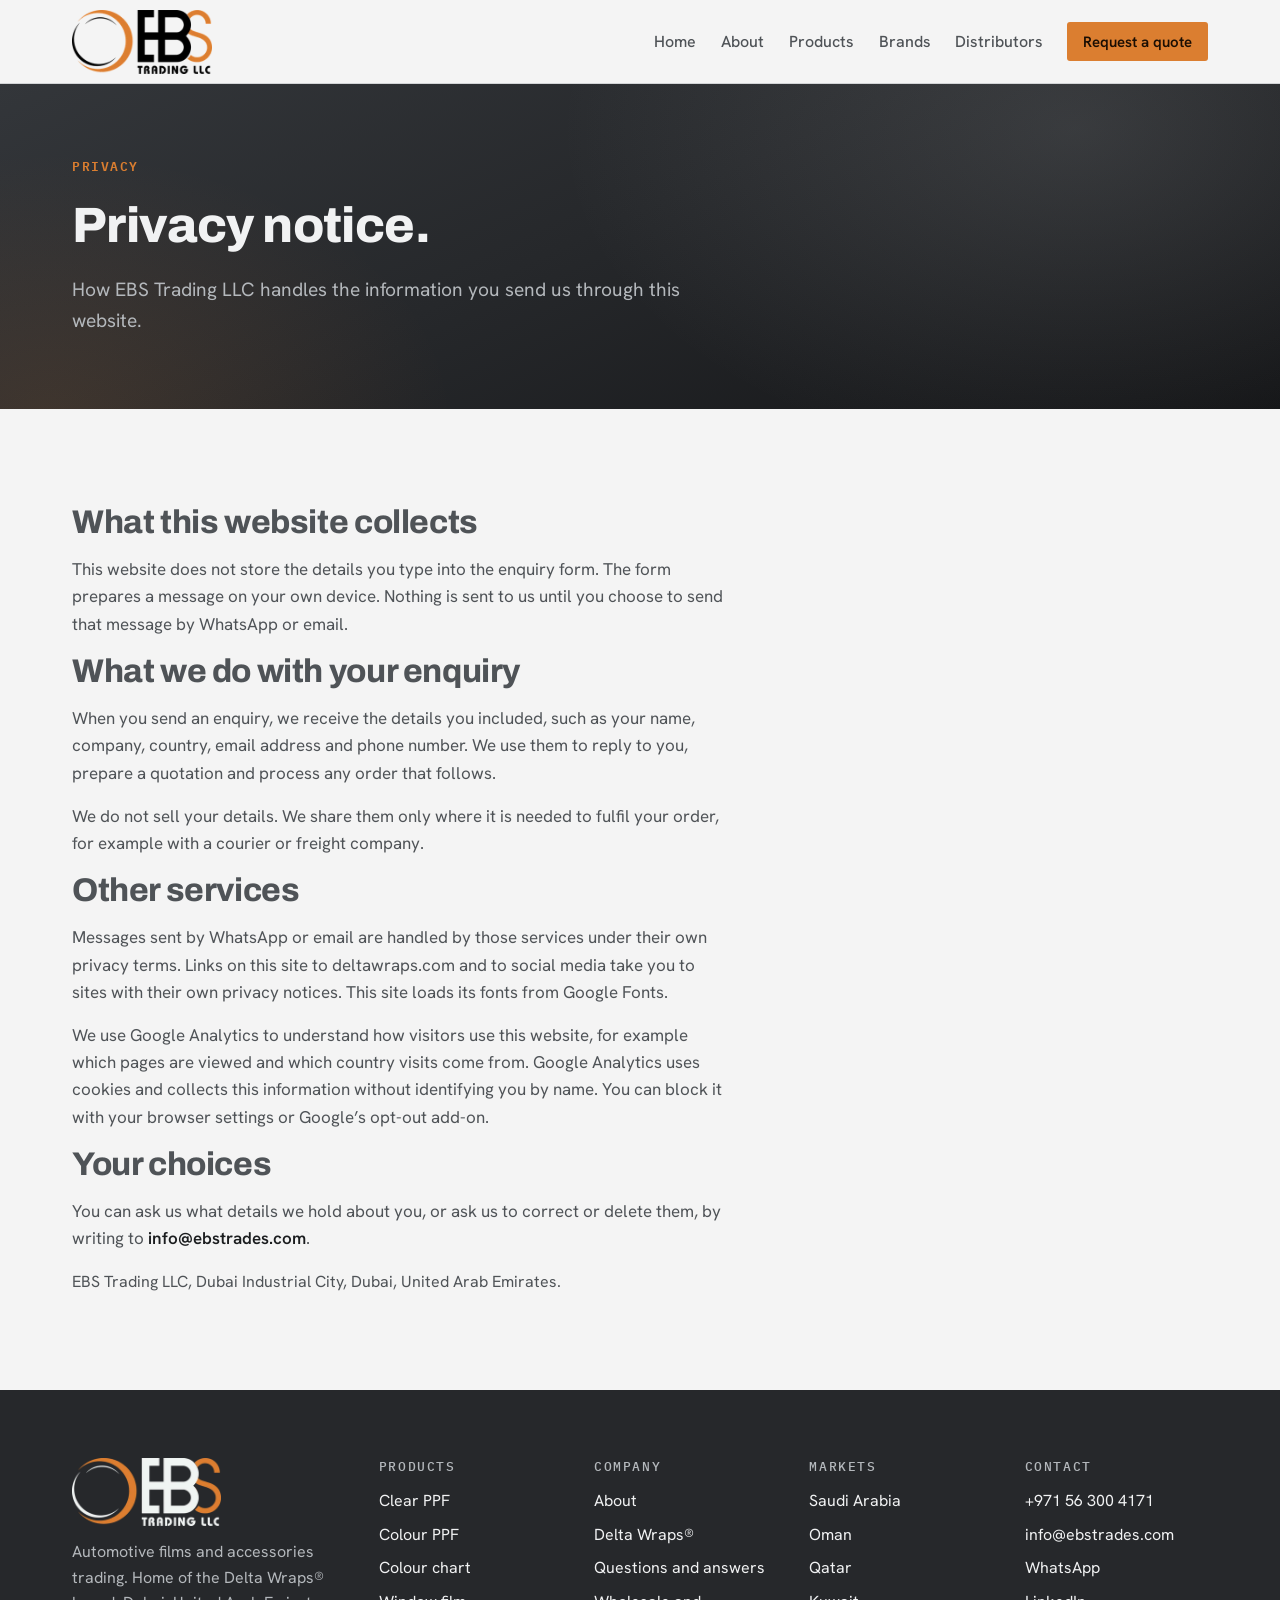
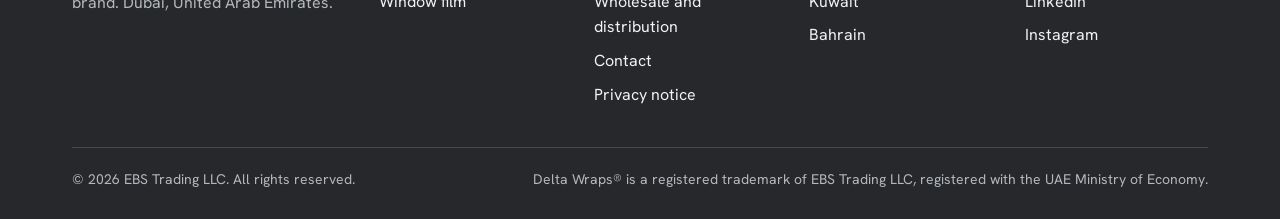
<file: privacy.html>
<!doctype html>
<html lang="en">
<head>
<!-- Google tag (gtag.js) -->
<script>
  window.dataLayer = window.dataLayer || [];
  function gtag(){dataLayer.push(arguments);}
  gtag('js', new Date());
  gtag('config', 'G-Q1503M00SF');
  window.addEventListener('load', function () {
    var s = document.createElement('script');
    s.async = true;
    s.src = 'https://www.googletagmanager.com/gtag/js?id=G-Q1503M00SF';
    document.head.appendChild(s);
  });
</script>
<meta charset="utf-8">
<meta name="viewport" content="width=device-width, initial-scale=1, viewport-fit=cover">
<title>Privacy Notice | EBS Trading LLC</title>
<meta name="description" content="How EBS Trading LLC handles the information you send through ebstrades.com.">
<link rel="canonical" href="https://ebstrades.com/privacy">
<meta property="og:type" content="website">
<meta property="og:site_name" content="EBS Trading LLC">
<meta property="og:title" content="Privacy Notice | EBS Trading LLC">
<meta property="og:description" content="How EBS Trading LLC handles the information you send through ebstrades.com.">
<meta property="og:url" content="https://ebstrades.com/privacy">
<meta property="og:image" content="https://ebstrades.com/assets/og-image.png">
<meta name="twitter:card" content="summary">
<meta name="theme-color" content="#26282B">
<link rel="icon" href="assets/favicon.png" type="image/png">
<link rel="apple-touch-icon" href="assets/apple-touch-icon.png">
<link rel="preconnect" href="https://fonts.googleapis.com">
<link rel="preconnect" href="https://fonts.gstatic.com" crossorigin>
<link rel="preload" as="style" href="https://fonts.googleapis.com/css2?family=Archivo:wdth,wght@62..125,100..900&family=Hanken+Grotesk:wght@400;500;600;700&family=IBM+Plex+Mono:wght@400;500&display=swap">
<link rel="stylesheet" href="https://fonts.googleapis.com/css2?family=Archivo:wdth,wght@62..125,100..900&family=Hanken+Grotesk:wght@400;500;600;700&family=IBM+Plex+Mono:wght@400;500&display=swap" media="print" onload="this.media='all'">
<noscript><link rel="stylesheet" href="https://fonts.googleapis.com/css2?family=Archivo:wdth,wght@62..125,100..900&family=Hanken+Grotesk:wght@400;500;600;700&family=IBM+Plex+Mono:wght@400;500&display=swap"></noscript>
<link rel="stylesheet" href="assets/css/site.css?v=e39281ab35">
<script>document.documentElement.className += ' js';</script>
</head>
<body>
<a class="skip" href="#main">Skip to content</a>
<header class="site-header">
  <div class="wrap header-row">
    <a class="brand" href="index.html" aria-label="EBS Trading LLC home"><img class="brand-logo on-light" src="assets/ebs-logo.webp" alt="EBS Trading LLC" width="320" height="146"><img class="brand-logo on-dark" src="assets/ebs-logo-light.webp" alt="EBS Trading LLC" width="320" height="146"></a>
    <button class="nav-toggle" id="nav-toggle" type="button" aria-expanded="false" aria-controls="site-nav">Menu</button>
    <nav class="nav" id="site-nav" aria-label="Main"><a href="index.html">Home</a><a href="about.html">About</a><a href="products.html">Products</a><a href="brands.html">Brands</a><a href="distributors.html">Distributors</a><a class="btn btn-primary btn-sm" href="contact.html">Request a quote</a></nav>
  </div>
</header>
<main id="main">
<section class="band page-hero">
  <div class="wrap">
    <div class="hero-copy">
      <p class="eyebrow">Privacy</p>
      <h1>Privacy notice.</h1>
      <p class="lede">How EBS Trading LLC handles the information you send us through this website.</p>
    </div>
  </div>
</section>

<section class="section">
  <div class="wrap">
    <div class="prose">
      <h2>What this website collects</h2>
      <p>This website does not store the details you type into the enquiry form. The form prepares a message on your own device. Nothing is sent to us until you choose to send that message by WhatsApp or email.</p>
      <h2>What we do with your enquiry</h2>
      <p>When you send an enquiry, we receive the details you included, such as your name, company, country, email address and phone number. We use them to reply to you, prepare a quotation and process any order that follows.</p>
      <p>We do not sell your details. We share them only where it is needed to fulfil your order, for example with a courier or freight company.</p>
      <h2>Other services</h2>
      <p>Messages sent by WhatsApp or email are handled by those services under their own privacy terms. Links on this site to deltawraps.com and to social media take you to sites with their own privacy notices. This site loads its fonts from Google Fonts.</p>
      <p>We use Google Analytics to understand how visitors use this website, for example which pages are viewed and which country visits come from. Google Analytics uses cookies and collects this information without identifying you by name. You can block it with your browser settings or Google&rsquo;s opt-out add-on.</p>
      <h2>Your choices</h2>
      <p>You can ask us what details we hold about you, or ask us to correct or delete them, by writing to <strong>info@ebstrades.com</strong>.</p>
      <p class="note">EBS Trading LLC, Dubai Industrial City, Dubai, United Arab Emirates.</p>
    </div>
  </div>
</section>


</main>
<footer class="band site-footer">
  <div class="wrap">
    <div class="footer-grid">
      <div>
        <img class="brand-logo footer-logo" src="assets/ebs-logo-light.webp" alt="EBS Trading LLC" width="320" height="146" loading="lazy">
        <p>Automotive films and accessories trading. Home of the Delta Wraps&reg; brand. Dubai, United Arab Emirates.</p>
      </div>
      <div>
        <h2>Products</h2>
        <ul>
          <li><a href="products.html#ppf">Clear PPF</a></li>
          <li><a href="products.html#colour-ppf">Colour PPF</a></li>
          <li><a href="colour-ppf.html">Colour chart</a></li>
          <li><a href="products.html#window-film">Window film</a></li>
        </ul>
      </div>
      <div>
        <h2>Company</h2>
        <ul>
          <li><a href="about.html">About</a></li>
          <li><a href="brands.html">Delta Wraps&reg;</a></li>
          <li><a href="delta-wraps-faq.html">Questions and answers</a></li>
          <li><a href="distributors.html">Wholesale and distribution</a></li>
          <li><a href="contact.html">Contact</a></li>
          <li><a href="privacy.html">Privacy notice</a></li>
        </ul>
      </div>
      <div>
        <h2>Markets</h2>
        <ul>
          <li><a href="saudi-arabia.html">Saudi Arabia</a></li>
          <li><a href="oman.html">Oman</a></li>
          <li><a href="qatar.html">Qatar</a></li>
          <li><a href="kuwait.html">Kuwait</a></li>
          <li><a href="bahrain.html">Bahrain</a></li>
        </ul>
      </div>
      <div>
        <h2>Contact</h2>
        <ul>
          <li><a href="tel:+971563004171">+971 56 300 4171</a></li>
          <li><a href="mailto:info@ebstrades.com">info@ebstrades.com</a></li>
          <li><a href="https://wa.me/message/D7ZCB5GSL6PWH1" rel="noopener">WhatsApp</a></li>
          <li><a href="https://www.linkedin.com/company/delta-ppfwf/" rel="noopener">LinkedIn</a></li>
          <li><a href="https://www.instagram.com/delta.wraps/" rel="noopener">Instagram</a></li>
        </ul>
      </div>
    </div>
    <div class="footer-base">
      <span>&copy; 2026 EBS Trading LLC. All rights reserved.</span>
      <span>Delta Wraps&reg; is a registered trademark of EBS Trading LLC, registered with the UAE Ministry of Economy.</span>
    </div>
  </div>
</footer>
<script src="assets/js/site.js?v=ae72c5ba86" defer></script>
</body>
</html>
</file>
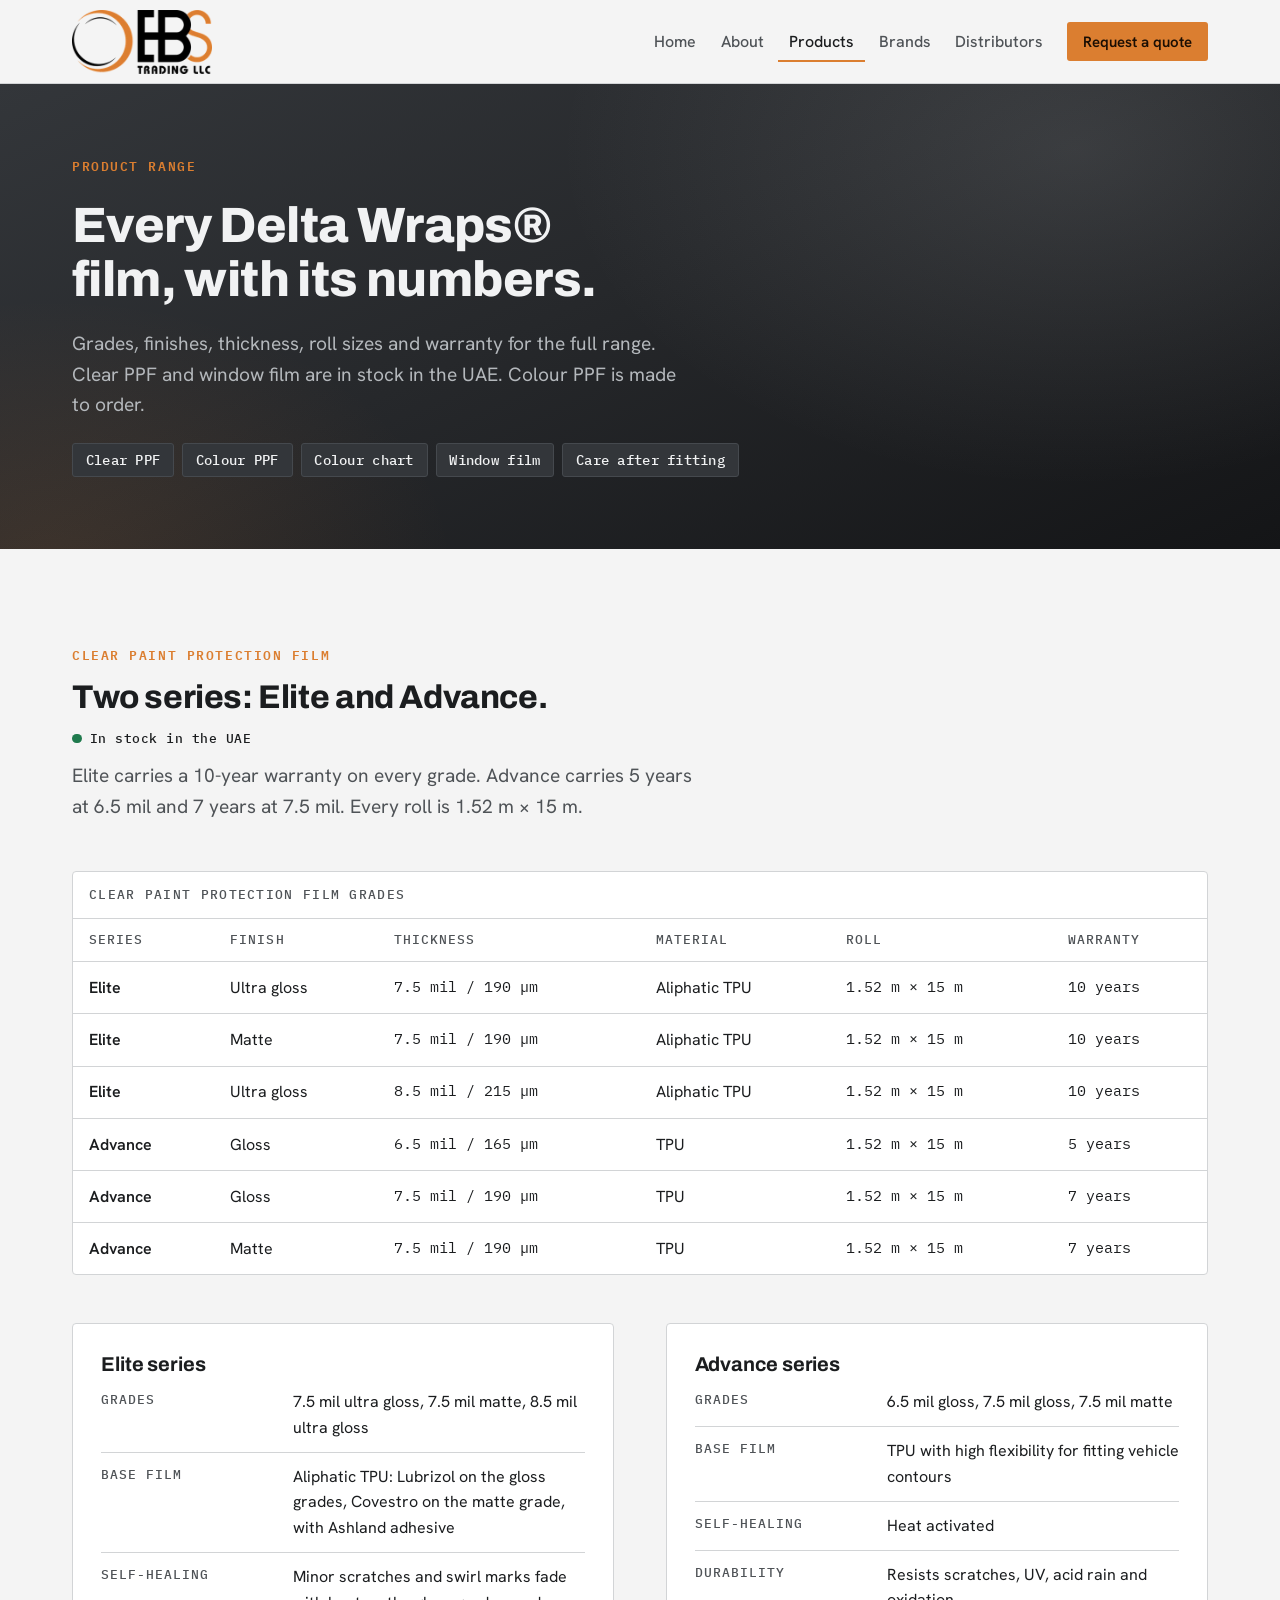
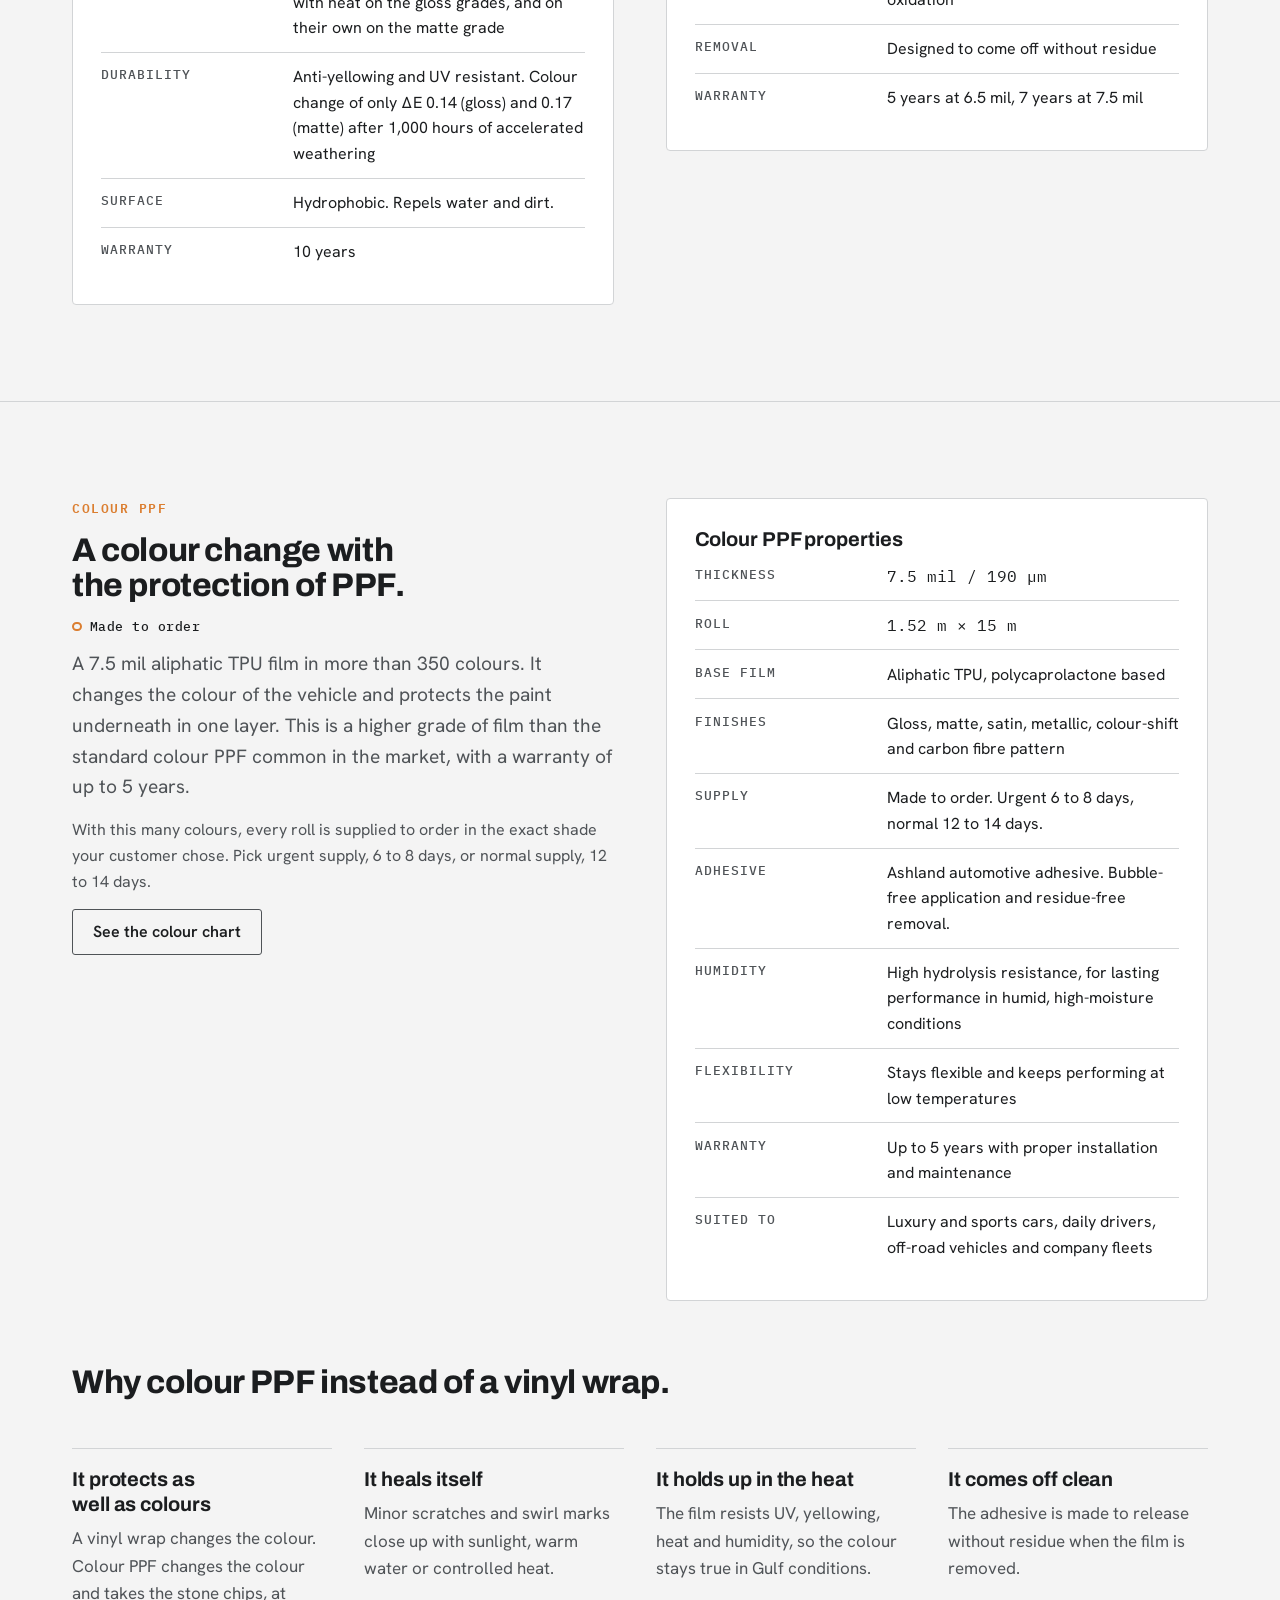
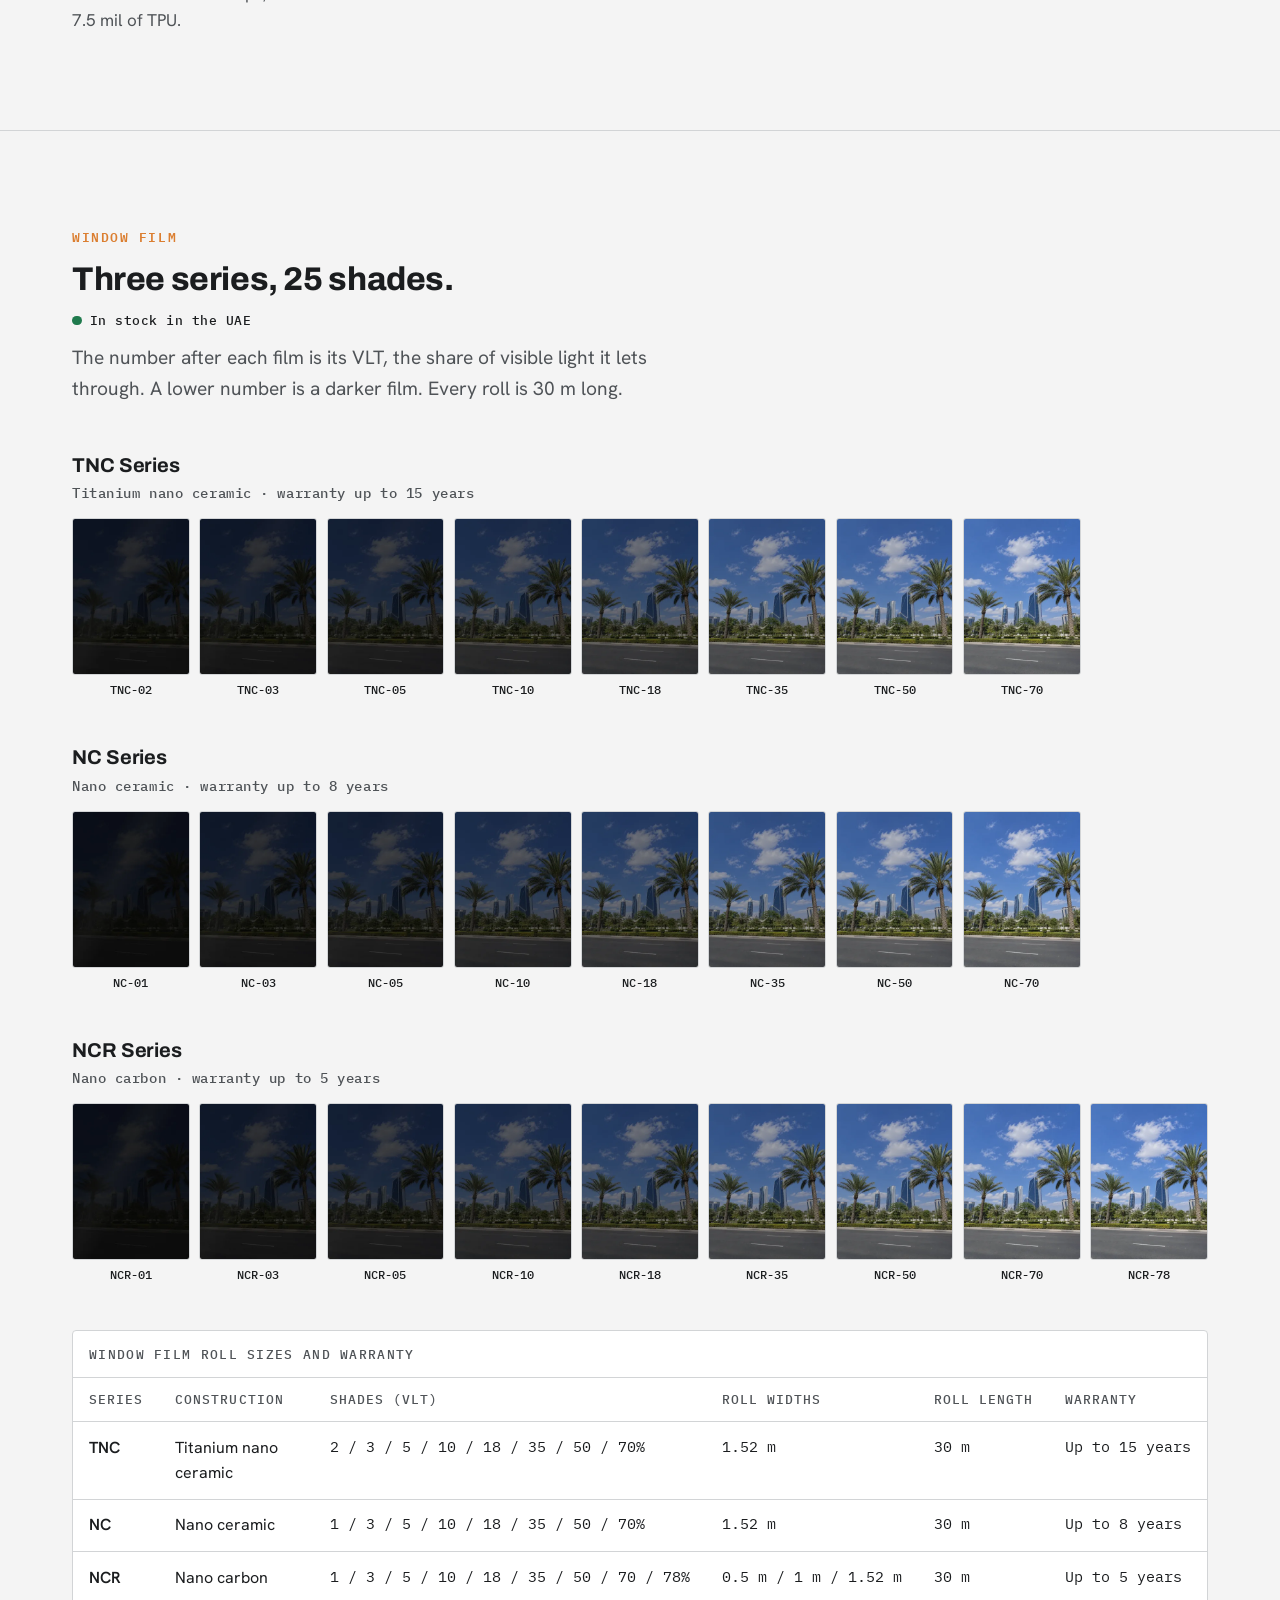
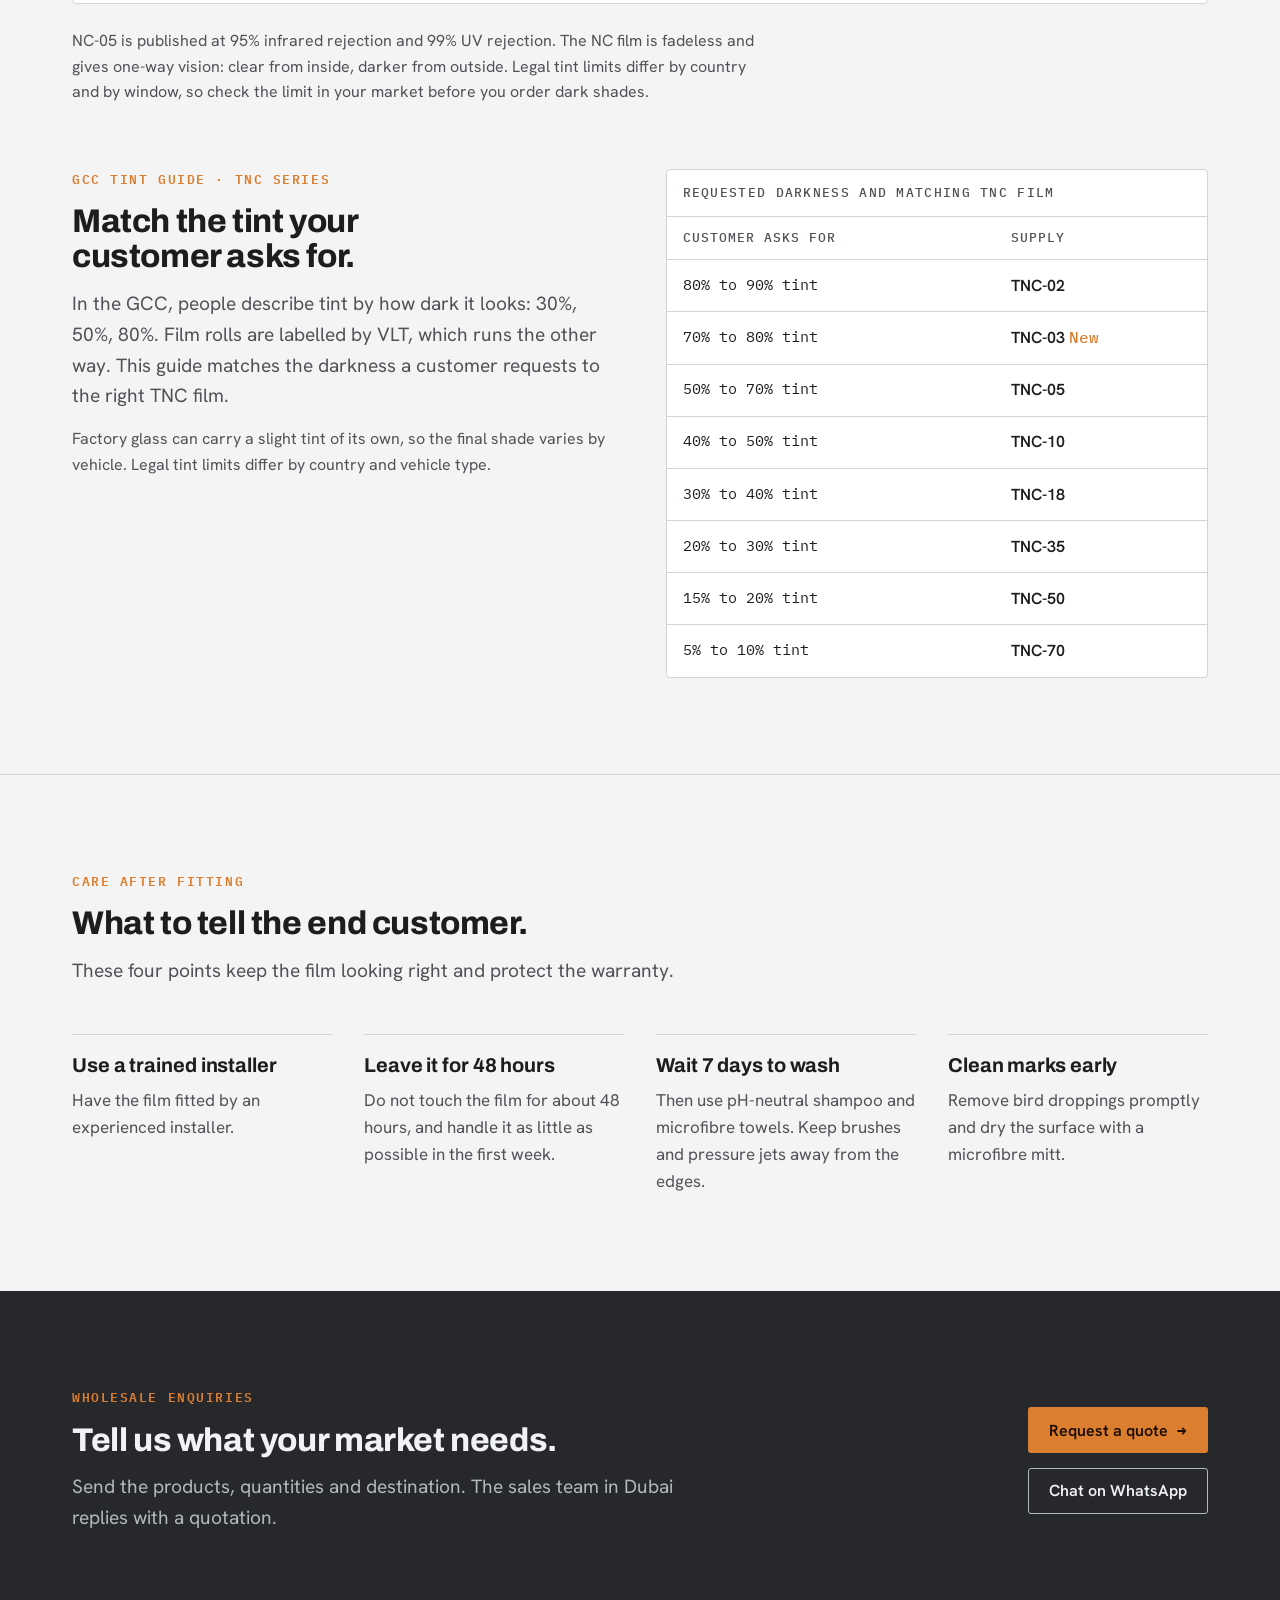
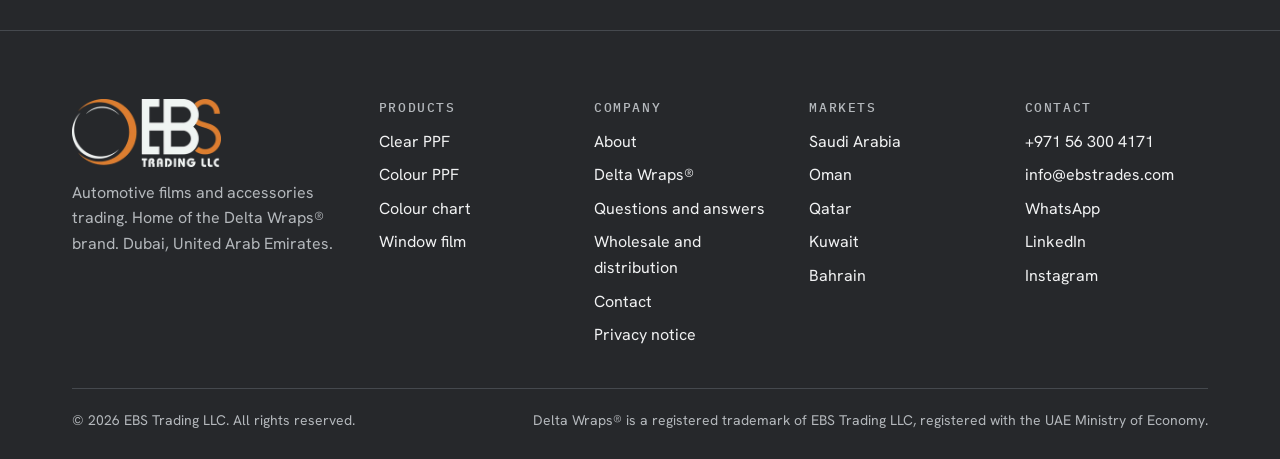
<file: products.html>
<!doctype html>
<html lang="en">
<head>
<!-- Google tag (gtag.js) -->
<script>
  window.dataLayer = window.dataLayer || [];
  function gtag(){dataLayer.push(arguments);}
  gtag('js', new Date());
  gtag('config', 'G-Q1503M00SF');
  window.addEventListener('load', function () {
    var s = document.createElement('script');
    s.async = true;
    s.src = 'https://www.googletagmanager.com/gtag/js?id=G-Q1503M00SF';
    document.head.appendChild(s);
  });
</script>
<meta charset="utf-8">
<meta name="viewport" content="width=device-width, initial-scale=1, viewport-fit=cover">
<title>Clear PPF, Colour PPF and Window Film Specifications | EBS Trading LLC</title>
<meta name="description" content="Grades, thickness, roll sizes and warranty for Delta Wraps Elite and Advance clear PPF, colour PPF and NCR, NC and TNC window film.">
<link rel="canonical" href="https://ebstrades.com/products">
<meta property="og:type" content="website">
<meta property="og:site_name" content="EBS Trading LLC">
<meta property="og:title" content="Clear PPF, Colour PPF and Window Film Specifications | EBS Trading LLC">
<meta property="og:description" content="Grades, thickness, roll sizes and warranty for Delta Wraps Elite and Advance clear PPF, colour PPF and NCR, NC and TNC window film.">
<meta property="og:url" content="https://ebstrades.com/products">
<meta property="og:image" content="https://ebstrades.com/assets/og-image.png">
<meta name="twitter:card" content="summary">
<meta name="theme-color" content="#26282B">
<link rel="icon" href="assets/favicon.png" type="image/png">
<link rel="apple-touch-icon" href="assets/apple-touch-icon.png">
<link rel="preconnect" href="https://fonts.googleapis.com">
<link rel="preconnect" href="https://fonts.gstatic.com" crossorigin>
<link rel="preload" as="style" href="https://fonts.googleapis.com/css2?family=Archivo:wdth,wght@62..125,100..900&family=Hanken+Grotesk:wght@400;500;600;700&family=IBM+Plex+Mono:wght@400;500&display=swap">
<link rel="stylesheet" href="https://fonts.googleapis.com/css2?family=Archivo:wdth,wght@62..125,100..900&family=Hanken+Grotesk:wght@400;500;600;700&family=IBM+Plex+Mono:wght@400;500&display=swap" media="print" onload="this.media='all'">
<noscript><link rel="stylesheet" href="https://fonts.googleapis.com/css2?family=Archivo:wdth,wght@62..125,100..900&family=Hanken+Grotesk:wght@400;500;600;700&family=IBM+Plex+Mono:wght@400;500&display=swap"></noscript>
<link rel="stylesheet" href="assets/css/site.css?v=e39281ab35">
<script>document.documentElement.className += ' js';</script>
</head>
<body>
<a class="skip" href="#main">Skip to content</a>
<header class="site-header">
  <div class="wrap header-row">
    <a class="brand" href="index.html" aria-label="EBS Trading LLC home"><img class="brand-logo on-light" src="assets/ebs-logo.webp" alt="EBS Trading LLC" width="320" height="146"><img class="brand-logo on-dark" src="assets/ebs-logo-light.webp" alt="EBS Trading LLC" width="320" height="146"></a>
    <button class="nav-toggle" id="nav-toggle" type="button" aria-expanded="false" aria-controls="site-nav">Menu</button>
    <nav class="nav" id="site-nav" aria-label="Main"><a href="index.html">Home</a><a href="about.html">About</a><a href="products.html" aria-current="page">Products</a><a href="brands.html">Brands</a><a href="distributors.html">Distributors</a><a class="btn btn-primary btn-sm" href="contact.html">Request a quote</a></nav>
  </div>
</header>
<main id="main">
<section class="band page-hero">
  <div class="wrap">
    <div class="hero-copy">
      <p class="eyebrow">Product range</p>
      <h1>Every Delta Wraps&reg; film, with its numbers.</h1>
      <p class="lede">Grades, finishes, thickness, roll sizes and warranty for the full range. Clear PPF and window film are in stock in the UAE. Colour PPF is made to order.</p>
      <nav class="subnav" aria-label="Product categories">
        <a href="#ppf">Clear PPF</a>
        <a href="#colour-ppf">Colour PPF</a>
        <a href="colour-ppf.html">Colour chart</a>
        <a href="#window-film">Window film</a>
        <a href="#care">Care after fitting</a>
      </nav>
    </div>
  </div>
</section>

<section class="section" id="ppf">
  <div class="wrap">
    <div class="section-head">
      <p class="eyebrow">Clear paint protection film</p>
      <h2>Two series: Elite and Advance.</h2>
      <p class="stock in"><span aria-hidden="true"></span>In stock in the UAE</p>
      <p class="lede">Elite carries a 10-year warranty on every grade. Advance carries 5 years at 6.5&nbsp;mil and 7 years at 7.5&nbsp;mil. Every roll is 1.52&nbsp;m &times; 15&nbsp;m.</p>
    </div>
    <div class="table-scroll">
      <table>
        <caption>Clear paint protection film grades</caption>
        <thead>
          <tr><th scope="col">Series</th><th scope="col">Finish</th><th scope="col">Thickness</th><th scope="col">Material</th><th scope="col">Roll</th><th scope="col">Warranty</th></tr>
        </thead>
        <tbody>
          <tr><th scope="row">Elite</th><td>Ultra gloss</td><td class="num">7.5 mil / 190 &micro;m</td><td>Aliphatic TPU</td><td class="num">1.52 m &times; 15 m</td><td class="num">10 years</td></tr>
          <tr><th scope="row">Elite</th><td>Matte</td><td class="num">7.5 mil / 190 &micro;m</td><td>Aliphatic TPU</td><td class="num">1.52 m &times; 15 m</td><td class="num">10 years</td></tr>
          <tr><th scope="row">Elite</th><td>Ultra gloss</td><td class="num">8.5 mil / 215 &micro;m</td><td>Aliphatic TPU</td><td class="num">1.52 m &times; 15 m</td><td class="num">10 years</td></tr>
          <tr><th scope="row">Advance</th><td>Gloss</td><td class="num">6.5 mil / 165 &micro;m</td><td>TPU</td><td class="num">1.52 m &times; 15 m</td><td class="num">5 years</td></tr>
          <tr><th scope="row">Advance</th><td>Gloss</td><td class="num">7.5 mil / 190 &micro;m</td><td>TPU</td><td class="num">1.52 m &times; 15 m</td><td class="num">7 years</td></tr>
          <tr><th scope="row">Advance</th><td>Matte</td><td class="num">7.5 mil / 190 &micro;m</td><td>TPU</td><td class="num">1.52 m &times; 15 m</td><td class="num">7 years</td></tr>
        </tbody>
      </table>
    </div>

    <div class="cols-2" style="margin-top:clamp(2rem,4vw,3rem)">
      <div class="panel">
        <h3>Elite series</h3>
        <dl class="kv">
          <div><dt>Grades</dt><dd>7.5 mil ultra gloss, 7.5 mil matte, 8.5 mil ultra gloss</dd></div>
          <div><dt>Base film</dt><dd>Aliphatic TPU: Lubrizol on the gloss grades, Covestro on the matte grade, with Ashland adhesive</dd></div>
          <div><dt>Self-healing</dt><dd>Minor scratches and swirl marks fade with heat on the gloss grades, and on their own on the matte grade</dd></div>
          <div><dt>Durability</dt><dd>Anti-yellowing and UV resistant. Colour change of only &Delta;E 0.14 (gloss) and 0.17 (matte) after 1,000 hours of accelerated weathering</dd></div>
          <div><dt>Surface</dt><dd>Hydrophobic. Repels water and dirt.</dd></div>
          <div><dt>Warranty</dt><dd>10 years</dd></div>
        </dl>
      </div>
      <div class="panel">
        <h3>Advance series</h3>
        <dl class="kv">
          <div><dt>Grades</dt><dd>6.5 mil gloss, 7.5 mil gloss, 7.5 mil matte</dd></div>
          <div><dt>Base film</dt><dd>TPU with high flexibility for fitting vehicle contours</dd></div>
          <div><dt>Self-healing</dt><dd>Heat activated</dd></div>
          <div><dt>Durability</dt><dd>Resists scratches, UV, acid rain and oxidation</dd></div>
          <div><dt>Removal</dt><dd>Designed to come off without residue</dd></div>
          <div><dt>Warranty</dt><dd>5 years at 6.5 mil, 7 years at 7.5 mil</dd></div>
        </dl>
      </div>
    </div>
  </div>
</section>

<section class="section rule-top" id="colour-ppf">
  <div class="wrap">
    <div class="cols-2">
      <div class="section-head" style="margin-bottom:0">
        <p class="eyebrow">Colour PPF</p>
        <h2>A colour change with the protection of PPF.</h2>
        <p class="stock order"><span aria-hidden="true"></span>Made to order</p>
        <p class="lede">A 7.5&nbsp;mil aliphatic TPU film in more than 350 colours. It changes the colour of the vehicle and protects the paint underneath in one layer. This is a higher grade of film than the standard colour PPF common in the market, with a warranty of up to 5 years.</p>
        <p class="note">With this many colours, every roll is supplied to order in the exact shade your customer chose. Pick urgent supply, 6 to 8 days, or normal supply, 12 to 14 days.</p>
        <div class="btn-row"><a class="btn btn-ghost" href="colour-ppf.html">See the colour chart</a></div>
      </div>
      <div class="panel">
        <h3>Colour PPF properties</h3>
        <dl class="kv">
          <div><dt>Thickness</dt><dd class="data">7.5 mil / 190 &micro;m</dd></div>
          <div><dt>Roll</dt><dd class="data">1.52 m &times; 15 m</dd></div>
          <div><dt>Base film</dt><dd>Aliphatic TPU, polycaprolactone based</dd></div>
          <div><dt>Finishes</dt><dd>Gloss, matte, satin, metallic, colour-shift and carbon fibre pattern</dd></div>
          <div><dt>Supply</dt><dd>Made to order. Urgent 6 to 8 days, normal 12 to 14 days.</dd></div>
          <div><dt>Adhesive</dt><dd>Ashland automotive adhesive. Bubble-free application and residue-free removal.</dd></div>
          <div><dt>Humidity</dt><dd>High hydrolysis resistance, for lasting performance in humid, high-moisture conditions</dd></div>
          <div><dt>Flexibility</dt><dd>Stays flexible and keeps performing at low temperatures</dd></div>
          <div><dt>Warranty</dt><dd>Up to 5 years with proper installation and maintenance</dd></div>
          <div><dt>Suited to</dt><dd>Luxury and sports cars, daily drivers, off-road vehicles and company fleets</dd></div>
        </dl>
      </div>
    </div>

    <div class="section-head" style="margin-top:clamp(2.5rem,5vw,4rem)">
      <h2>Why colour PPF instead of a vinyl wrap.</h2>
    </div>
    <div class="cols-4">
      <div class="item">
        <h3>It protects as well as colours</h3>
        <p>A vinyl wrap changes the colour. Colour PPF changes the colour and takes the stone chips, at 7.5&nbsp;mil of TPU.</p>
      </div>
      <div class="item">
        <h3>It heals itself</h3>
        <p>Minor scratches and swirl marks close up with sunlight, warm water or controlled heat.</p>
      </div>
      <div class="item">
        <h3>It holds up in the heat</h3>
        <p>The film resists UV, yellowing, heat and humidity, so the colour stays true in Gulf conditions.</p>
      </div>
      <div class="item">
        <h3>It comes off clean</h3>
        <p>The adhesive is made to release without residue when the film is removed.</p>
      </div>
    </div>
  </div>
</section>

<section class="section rule-top" id="window-film">
  <div class="wrap">
    <div class="section-head">
      <p class="eyebrow">Window film</p>
      <h2>Three series, 25 shades.</h2>
      <p class="stock in"><span aria-hidden="true"></span>In stock in the UAE</p>
      <p class="lede">The number after each film is its VLT, the share of visible light it lets through. A lower number is a darker film. Every roll is 30&nbsp;m long.</p>
    </div>
    <div class="vlt" style="gap:clamp(2rem,4vw,3rem)">
      <div class="vlt-series">
        <h3>TNC Series <small>Titanium nano ceramic &middot; warranty up to 15 years</small></h3>
        <ul class="vlt-row"><li class="pane-wrap"><img class="pane" src="assets/shades/vlt-02.webp" width="360" height="480" loading="lazy" decoding="async" alt="View through 2% VLT film"><span>TNC-02</span></li><li class="pane-wrap"><img class="pane" src="assets/shades/vlt-03.webp" width="360" height="480" loading="lazy" decoding="async" alt="View through 3% VLT film"><span>TNC-03</span></li><li class="pane-wrap"><img class="pane" src="assets/shades/vlt-05.webp" width="360" height="480" loading="lazy" decoding="async" alt="View through 5% VLT film"><span>TNC-05</span></li><li class="pane-wrap"><img class="pane" src="assets/shades/vlt-10.webp" width="360" height="480" loading="lazy" decoding="async" alt="View through 10% VLT film"><span>TNC-10</span></li><li class="pane-wrap"><img class="pane" src="assets/shades/vlt-18.webp" width="360" height="480" loading="lazy" decoding="async" alt="View through 18% VLT film"><span>TNC-18</span></li><li class="pane-wrap"><img class="pane" src="assets/shades/vlt-35.webp" width="360" height="480" loading="lazy" decoding="async" alt="View through 35% VLT film"><span>TNC-35</span></li><li class="pane-wrap"><img class="pane" src="assets/shades/vlt-50.webp" width="360" height="480" loading="lazy" decoding="async" alt="View through 50% VLT film"><span>TNC-50</span></li><li class="pane-wrap"><img class="pane" src="assets/shades/vlt-70.webp" width="360" height="480" loading="lazy" decoding="async" alt="View through 70% VLT film"><span>TNC-70</span></li></ul>
      </div>
      <div class="vlt-series">
        <h3>NC Series <small>Nano ceramic &middot; warranty up to 8 years</small></h3>
        <ul class="vlt-row"><li class="pane-wrap"><img class="pane" src="assets/shades/vlt-01.webp" width="360" height="480" loading="lazy" decoding="async" alt="View through 1% VLT film"><span>NC-01</span></li><li class="pane-wrap"><img class="pane" src="assets/shades/vlt-03.webp" width="360" height="480" loading="lazy" decoding="async" alt="View through 3% VLT film"><span>NC-03</span></li><li class="pane-wrap"><img class="pane" src="assets/shades/vlt-05.webp" width="360" height="480" loading="lazy" decoding="async" alt="View through 5% VLT film"><span>NC-05</span></li><li class="pane-wrap"><img class="pane" src="assets/shades/vlt-10.webp" width="360" height="480" loading="lazy" decoding="async" alt="View through 10% VLT film"><span>NC-10</span></li><li class="pane-wrap"><img class="pane" src="assets/shades/vlt-18.webp" width="360" height="480" loading="lazy" decoding="async" alt="View through 18% VLT film"><span>NC-18</span></li><li class="pane-wrap"><img class="pane" src="assets/shades/vlt-35.webp" width="360" height="480" loading="lazy" decoding="async" alt="View through 35% VLT film"><span>NC-35</span></li><li class="pane-wrap"><img class="pane" src="assets/shades/vlt-50.webp" width="360" height="480" loading="lazy" decoding="async" alt="View through 50% VLT film"><span>NC-50</span></li><li class="pane-wrap"><img class="pane" src="assets/shades/vlt-70.webp" width="360" height="480" loading="lazy" decoding="async" alt="View through 70% VLT film"><span>NC-70</span></li></ul>
      </div>
      <div class="vlt-series">
        <h3>NCR Series <small>Nano carbon &middot; warranty up to 5 years</small></h3>
        <ul class="vlt-row"><li class="pane-wrap"><img class="pane" src="assets/shades/vlt-01.webp" width="360" height="480" loading="lazy" decoding="async" alt="View through 1% VLT film"><span>NCR-01</span></li><li class="pane-wrap"><img class="pane" src="assets/shades/vlt-03.webp" width="360" height="480" loading="lazy" decoding="async" alt="View through 3% VLT film"><span>NCR-03</span></li><li class="pane-wrap"><img class="pane" src="assets/shades/vlt-05.webp" width="360" height="480" loading="lazy" decoding="async" alt="View through 5% VLT film"><span>NCR-05</span></li><li class="pane-wrap"><img class="pane" src="assets/shades/vlt-10.webp" width="360" height="480" loading="lazy" decoding="async" alt="View through 10% VLT film"><span>NCR-10</span></li><li class="pane-wrap"><img class="pane" src="assets/shades/vlt-18.webp" width="360" height="480" loading="lazy" decoding="async" alt="View through 18% VLT film"><span>NCR-18</span></li><li class="pane-wrap"><img class="pane" src="assets/shades/vlt-35.webp" width="360" height="480" loading="lazy" decoding="async" alt="View through 35% VLT film"><span>NCR-35</span></li><li class="pane-wrap"><img class="pane" src="assets/shades/vlt-50.webp" width="360" height="480" loading="lazy" decoding="async" alt="View through 50% VLT film"><span>NCR-50</span></li><li class="pane-wrap"><img class="pane" src="assets/shades/vlt-70.webp" width="360" height="480" loading="lazy" decoding="async" alt="View through 70% VLT film"><span>NCR-70</span></li><li class="pane-wrap"><img class="pane" src="assets/shades/vlt-78.webp" width="360" height="480" loading="lazy" decoding="async" alt="View through 78% VLT film"><span>NCR-78</span></li></ul>
      </div>
    </div>

    <div class="table-scroll" style="margin-top:clamp(2rem,4vw,3rem)">
      <table>
        <caption>Window film roll sizes and warranty</caption>
        <thead>
          <tr><th scope="col">Series</th><th scope="col">Construction</th><th scope="col">Shades (VLT)</th><th scope="col">Roll widths</th><th scope="col">Roll length</th><th scope="col">Warranty</th></tr>
        </thead>
        <tbody>
          <tr><th scope="row">TNC</th><td>Titanium nano ceramic</td><td class="num">2 / 3 / 5 / 10 / 18 / 35 / 50 / 70%</td><td class="num">1.52 m</td><td class="num">30 m</td><td class="num">Up to 15 years</td></tr>
          <tr><th scope="row">NC</th><td>Nano ceramic</td><td class="num">1 / 3 / 5 / 10 / 18 / 35 / 50 / 70%</td><td class="num">1.52 m</td><td class="num">30 m</td><td class="num">Up to 8 years</td></tr>
          <tr><th scope="row">NCR</th><td>Nano carbon</td><td class="num">1 / 3 / 5 / 10 / 18 / 35 / 50 / 70 / 78%</td><td class="num">0.5 m / 1 m / 1.52 m</td><td class="num">30 m</td><td class="num">Up to 5 years</td></tr>
        </tbody>
      </table>
    </div>
    <p class="note" style="margin-top:1.5rem">NC-05 is published at 95% infrared rejection and 99% UV rejection. The NC film is fadeless and gives one-way vision: clear from inside, darker from outside. Legal tint limits differ by country and by window, so check the limit in your market before you order dark shades.</p>

    <div class="cols-2" id="tint-guide" style="margin-top:clamp(2.5rem,5vw,4rem)">
      <div class="section-head" style="margin-bottom:0">
        <p class="eyebrow">GCC tint guide &middot; TNC series</p>
        <h2>Match the tint your customer asks for.</h2>
        <p class="lede">In the GCC, people describe tint by how dark it looks: 30%, 50%, 80%. Film rolls are labelled by VLT, which runs the other way. This guide matches the darkness a customer requests to the right TNC film.</p>
        <p class="note">Factory glass can carry a slight tint of its own, so the final shade varies by vehicle. Legal tint limits differ by country and vehicle type.</p>
      </div>
      <div class="table-scroll">
        <table class="compact">
          <caption>Requested darkness and matching TNC film</caption>
          <thead>
            <tr><th scope="col">Customer asks for</th><th scope="col">Supply</th></tr>
          </thead>
          <tbody>
            <tr><td class="num">80% to 90% tint</td><th scope="row">TNC-02</th></tr>
            <tr><td class="num">70% to 80% tint</td><th scope="row">TNC-03 <span class="data" style="font-weight:500;color:var(--accent-ink)">New</span></th></tr>
            <tr><td class="num">50% to 70% tint</td><th scope="row">TNC-05</th></tr>
            <tr><td class="num">40% to 50% tint</td><th scope="row">TNC-10</th></tr>
            <tr><td class="num">30% to 40% tint</td><th scope="row">TNC-18</th></tr>
            <tr><td class="num">20% to 30% tint</td><th scope="row">TNC-35</th></tr>
            <tr><td class="num">15% to 20% tint</td><th scope="row">TNC-50</th></tr>
            <tr><td class="num">5% to 10% tint</td><th scope="row">TNC-70</th></tr>
          </tbody>
        </table>
      </div>
    </div>
  </div>
</section>

<section class="section rule-top" id="care">
  <div class="wrap">
    <div class="section-head">
      <p class="eyebrow">Care after fitting</p>
      <h2>What to tell the end customer.</h2>
      <p class="lede">These four points keep the film looking right and protect the warranty.</p>
    </div>
    <div class="cols-4">
      <div class="item">
        <h3>Use a trained installer</h3>
        <p>Have the film fitted by an experienced installer.</p>
      </div>
      <div class="item">
        <h3>Leave it for 48 hours</h3>
        <p>Do not touch the film for about 48 hours, and handle it as little as possible in the first week.</p>
      </div>
      <div class="item">
        <h3>Wait 7 days to wash</h3>
        <p>Then use pH-neutral shampoo and microfibre towels. Keep brushes and pressure jets away from the edges.</p>
      </div>
      <div class="item">
        <h3>Clean marks early</h3>
        <p>Remove bird droppings promptly and dry the surface with a microfibre mitt.</p>
      </div>
    </div>
  </div>
</section>

<section class="band section">
  <div class="wrap cta">
    <div>
      <p class="eyebrow">Wholesale enquiries</p>
      <h2>Tell us what your market needs.</h2>
      <p class="lede">Send the products, quantities and destination. The sales team in Dubai replies with a quotation.</p>
    </div>
    <div class="btn-row">
      <a class="btn btn-primary arrow" href="contact.html">Request a quote</a>
      <a class="btn btn-ghost" href="https://wa.me/message/D7ZCB5GSL6PWH1" rel="noopener">Chat on WhatsApp</a>
    </div>
  </div>
</section>
</main>
<footer class="band site-footer" style="border-top:1px solid var(--band-line)">
  <div class="wrap">
    <div class="footer-grid">
      <div>
        <img class="brand-logo footer-logo" src="assets/ebs-logo-light.webp" alt="EBS Trading LLC" width="320" height="146" loading="lazy">
        <p>Automotive films and accessories trading. Home of the Delta Wraps&reg; brand. Dubai, United Arab Emirates.</p>
      </div>
      <div>
        <h2>Products</h2>
        <ul>
          <li><a href="products.html#ppf">Clear PPF</a></li>
          <li><a href="products.html#colour-ppf">Colour PPF</a></li>
          <li><a href="colour-ppf.html">Colour chart</a></li>
          <li><a href="products.html#window-film">Window film</a></li>
        </ul>
      </div>
      <div>
        <h2>Company</h2>
        <ul>
          <li><a href="about.html">About</a></li>
          <li><a href="brands.html">Delta Wraps&reg;</a></li>
          <li><a href="delta-wraps-faq.html">Questions and answers</a></li>
          <li><a href="distributors.html">Wholesale and distribution</a></li>
          <li><a href="contact.html">Contact</a></li>
          <li><a href="privacy.html">Privacy notice</a></li>
        </ul>
      </div>
      <div>
        <h2>Markets</h2>
        <ul>
          <li><a href="saudi-arabia.html">Saudi Arabia</a></li>
          <li><a href="oman.html">Oman</a></li>
          <li><a href="qatar.html">Qatar</a></li>
          <li><a href="kuwait.html">Kuwait</a></li>
          <li><a href="bahrain.html">Bahrain</a></li>
        </ul>
      </div>
      <div>
        <h2>Contact</h2>
        <ul>
          <li><a href="tel:+971563004171">+971 56 300 4171</a></li>
          <li><a href="mailto:info@ebstrades.com">info@ebstrades.com</a></li>
          <li><a href="https://wa.me/message/D7ZCB5GSL6PWH1" rel="noopener">WhatsApp</a></li>
          <li><a href="https://www.linkedin.com/company/delta-ppfwf/" rel="noopener">LinkedIn</a></li>
          <li><a href="https://www.instagram.com/delta.wraps/" rel="noopener">Instagram</a></li>
        </ul>
      </div>
    </div>
    <div class="footer-base">
      <span>&copy; 2026 EBS Trading LLC. All rights reserved.</span>
      <span>Delta Wraps&reg; is a registered trademark of EBS Trading LLC, registered with the UAE Ministry of Economy.</span>
    </div>
  </div>
</footer>
<script src="assets/js/site.js?v=ae72c5ba86" defer></script>
</body>
</html>
</file>
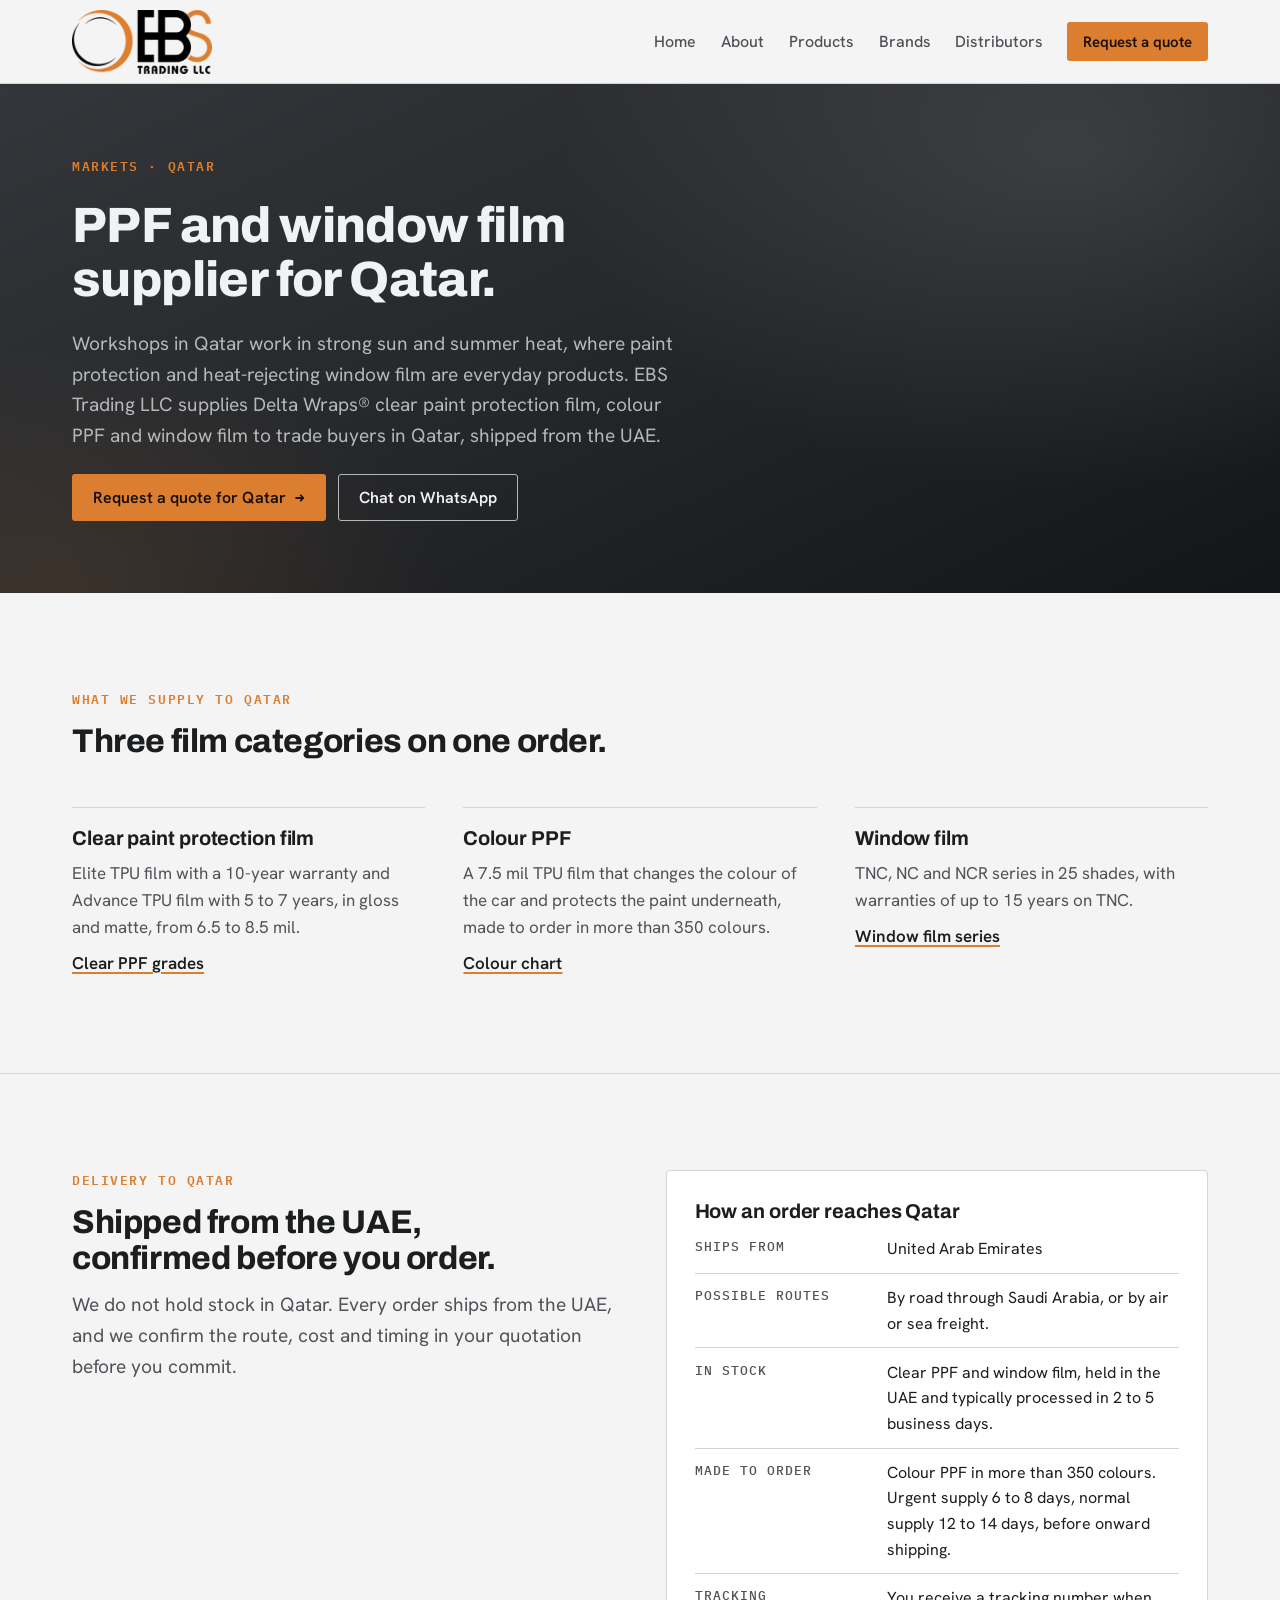
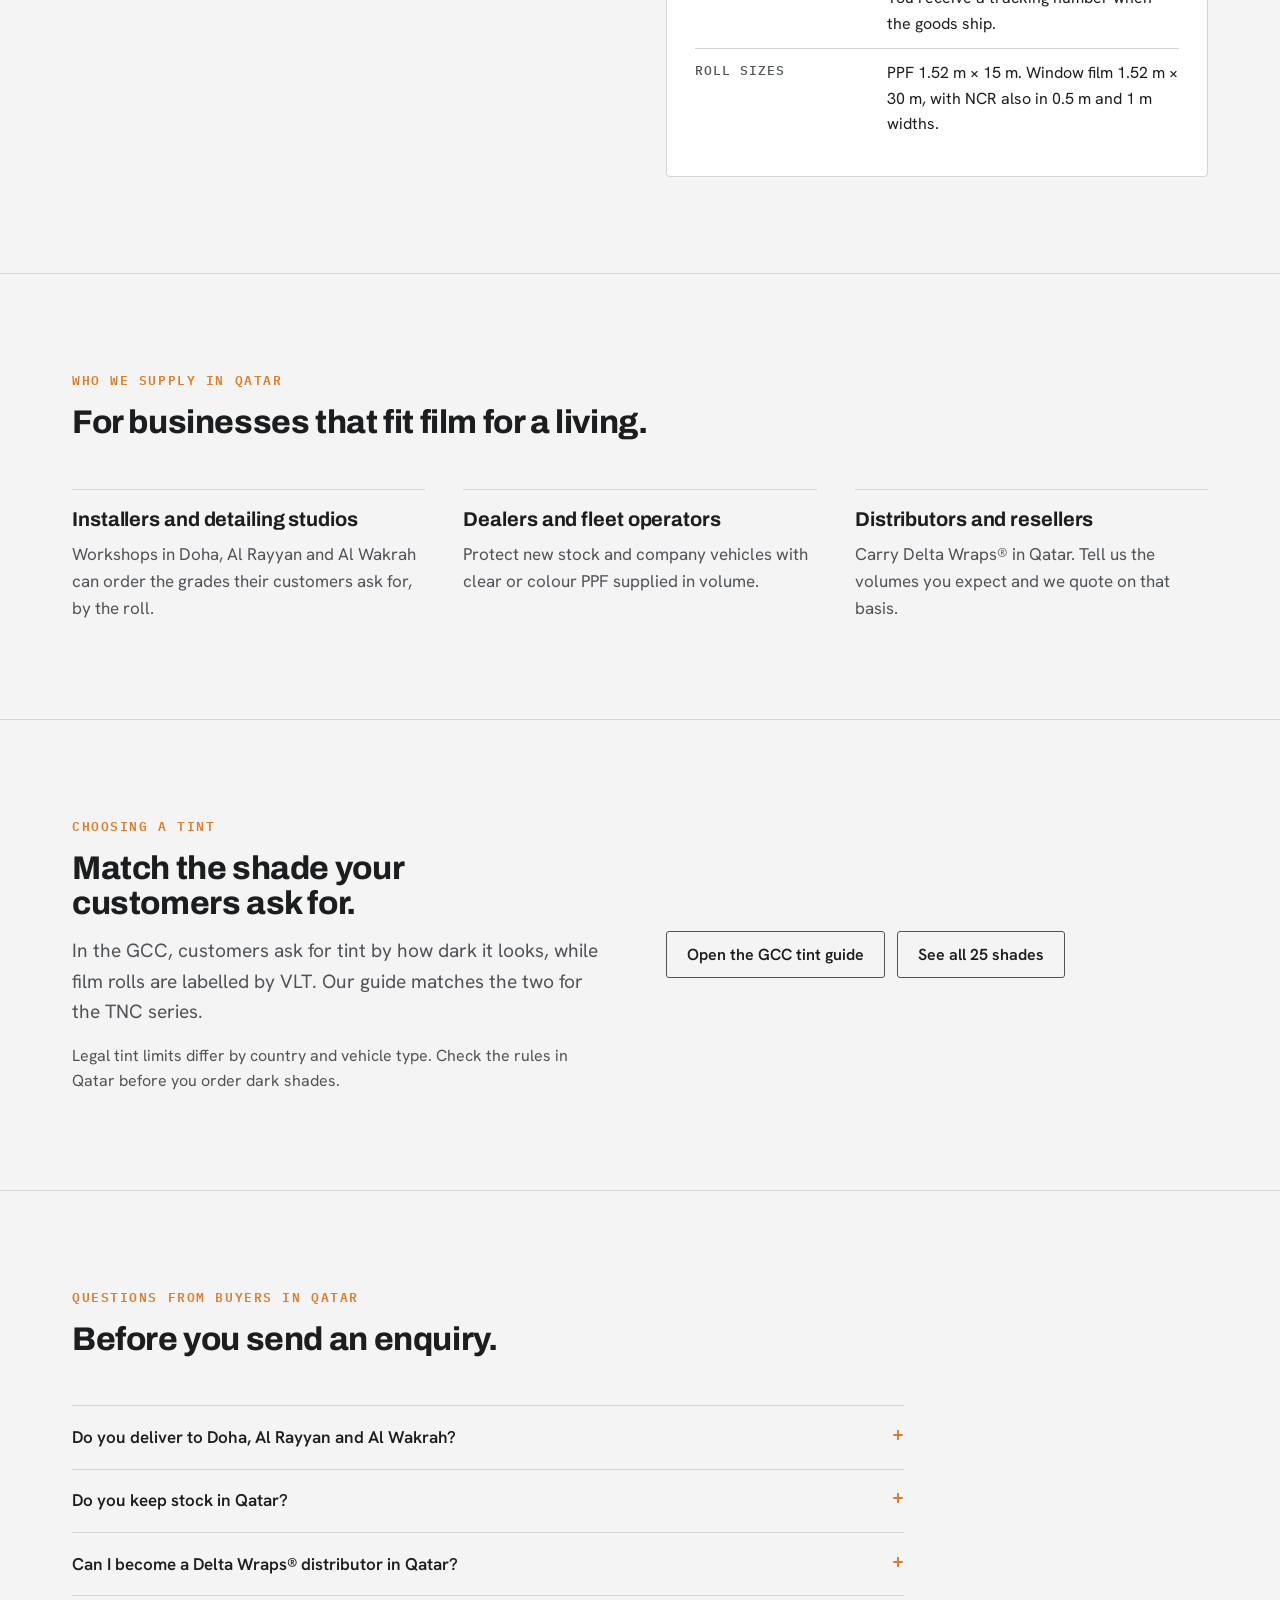
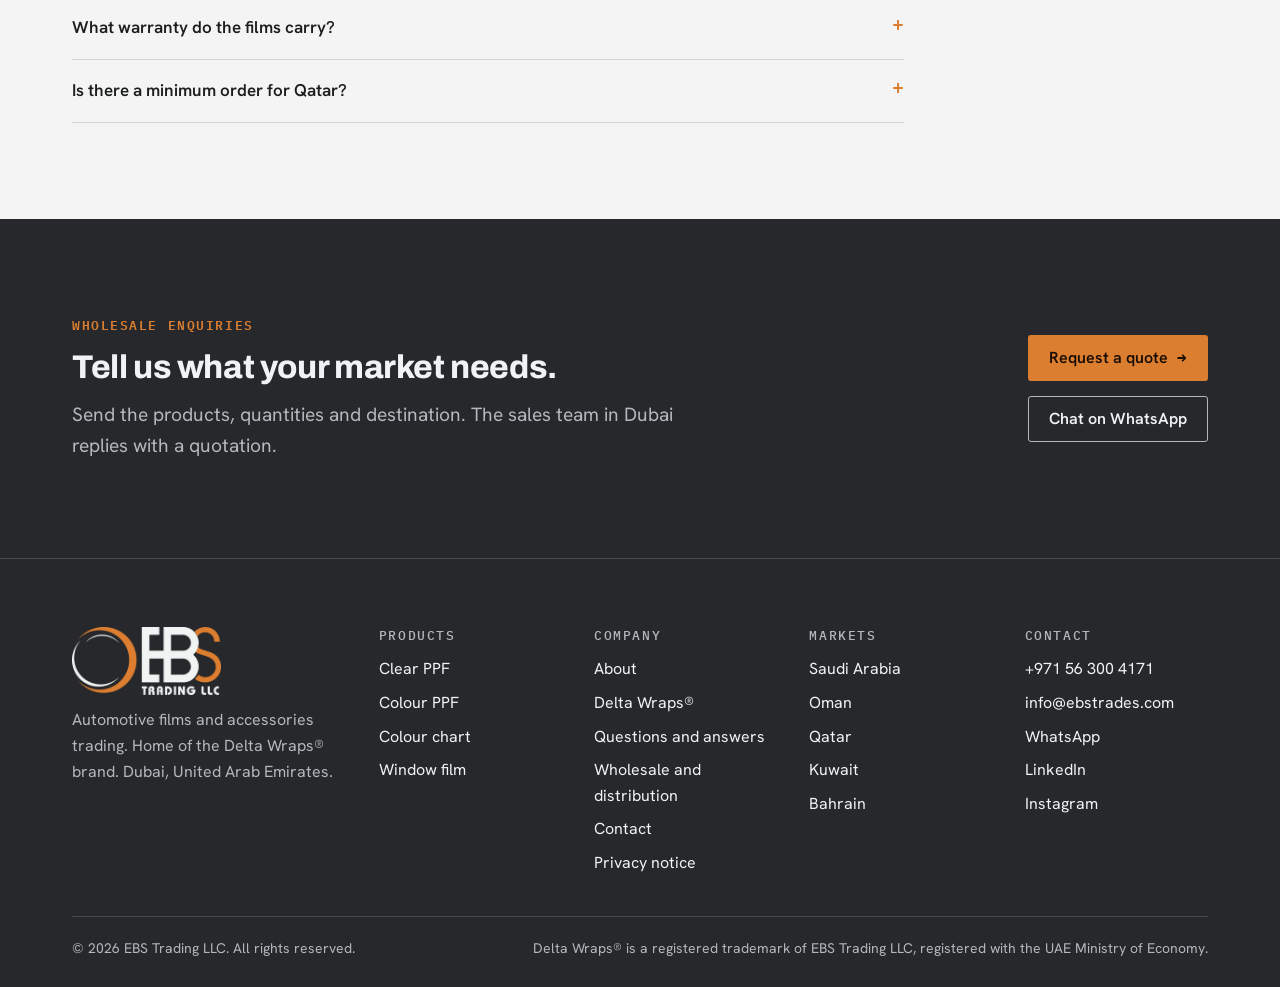
<file: qatar.html>
<!doctype html>
<html lang="en">
<head>
<!-- Google tag (gtag.js) -->
<script>
  window.dataLayer = window.dataLayer || [];
  function gtag(){dataLayer.push(arguments);}
  gtag('js', new Date());
  gtag('config', 'G-Q1503M00SF');
  window.addEventListener('load', function () {
    var s = document.createElement('script');
    s.async = true;
    s.src = 'https://www.googletagmanager.com/gtag/js?id=G-Q1503M00SF';
    document.head.appendChild(s);
  });
</script>
<meta charset="utf-8">
<meta name="viewport" content="width=device-width, initial-scale=1, viewport-fit=cover">
<title>PPF and Window Film Supplier for Qatar | EBS Trading LLC</title>
<meta name="description" content="Wholesale Delta Wraps clear PPF, colour PPF and window film for installers, dealers and distributors in Qatar. Supplied from the UAE by EBS Trading LLC.">
<link rel="canonical" href="https://ebstrades.com/qatar">
<meta property="og:type" content="website">
<meta property="og:site_name" content="EBS Trading LLC">
<meta property="og:title" content="PPF and Window Film Supplier for Qatar | EBS Trading LLC">
<meta property="og:description" content="Wholesale Delta Wraps clear PPF, colour PPF and window film for installers, dealers and distributors in Qatar. Supplied from the UAE by EBS Trading LLC.">
<meta property="og:url" content="https://ebstrades.com/qatar">
<meta property="og:image" content="https://ebstrades.com/assets/og-image.png">
<meta name="twitter:card" content="summary">
<meta name="theme-color" content="#26282B">
<link rel="icon" href="assets/favicon.png" type="image/png">
<link rel="apple-touch-icon" href="assets/apple-touch-icon.png">
<link rel="preconnect" href="https://fonts.googleapis.com">
<link rel="preconnect" href="https://fonts.gstatic.com" crossorigin>
<link rel="preload" as="style" href="https://fonts.googleapis.com/css2?family=Archivo:wdth,wght@62..125,100..900&family=Hanken+Grotesk:wght@400;500;600;700&family=IBM+Plex+Mono:wght@400;500&display=swap">
<link rel="stylesheet" href="https://fonts.googleapis.com/css2?family=Archivo:wdth,wght@62..125,100..900&family=Hanken+Grotesk:wght@400;500;600;700&family=IBM+Plex+Mono:wght@400;500&display=swap" media="print" onload="this.media='all'">
<noscript><link rel="stylesheet" href="https://fonts.googleapis.com/css2?family=Archivo:wdth,wght@62..125,100..900&family=Hanken+Grotesk:wght@400;500;600;700&family=IBM+Plex+Mono:wght@400;500&display=swap"></noscript>
<link rel="stylesheet" href="assets/css/site.css?v=e39281ab35">
<script>document.documentElement.className += ' js';</script>
<script type="application/ld+json">{"@context": "https://schema.org", "@type": "FAQPage", "mainEntity": [{"@type": "Question", "name": "Do you deliver to Doha, Al Rayyan and Al Wakrah?", "acceptedAnswer": {"@type": "Answer", "text": "We quote delivery to trade buyers anywhere in Qatar, including Doha, Al Rayyan and Al Wakrah. The route, cost and timing are confirmed in your quotation before you order."}}, {"@type": "Question", "name": "Do you keep stock in Qatar?", "acceptedAnswer": {"@type": "Answer", "text": "No. Clear PPF and window film are held in stock in the UAE and ship to Qatar from there, typically after 2 to 5 business days of processing. Colour PPF is made to order."}}, {"@type": "Question", "name": "Can I become a Delta Wraps® distributor in Qatar?", "acceptedAnswer": {"@type": "Answer", "text": "We welcome enquiries from distributors and resellers in Qatar. Send us your company details and the volumes you expect, and the sales team will reply."}}, {"@type": "Question", "name": "What warranty do the films carry?", "acceptedAnswer": {"@type": "Answer", "text": "Elite PPF carries 10 years. Advance PPF carries 5 years at 6.5 mil and 7 years at 7.5 mil. Window film carries up to 15 years on TNC, up to 8 years on NC and up to 5 years on NCR."}}, {"@type": "Question", "name": "Is there a minimum order for Qatar?", "acceptedAnswer": {"@type": "Answer", "text": "It depends on the product and the shipping route. Tell us what you need and we will confirm the quantities we can supply."}}]}</script>
</head>
<body>
<a class="skip" href="#main">Skip to content</a>
<header class="site-header">
  <div class="wrap header-row">
    <a class="brand" href="index.html" aria-label="EBS Trading LLC home"><img class="brand-logo on-light" src="assets/ebs-logo.webp" alt="EBS Trading LLC" width="320" height="146"><img class="brand-logo on-dark" src="assets/ebs-logo-light.webp" alt="EBS Trading LLC" width="320" height="146"></a>
    <button class="nav-toggle" id="nav-toggle" type="button" aria-expanded="false" aria-controls="site-nav">Menu</button>
    <nav class="nav" id="site-nav" aria-label="Main"><a href="index.html">Home</a><a href="about.html">About</a><a href="products.html">Products</a><a href="brands.html">Brands</a><a href="distributors.html">Distributors</a><a class="btn btn-primary btn-sm" href="contact.html">Request a quote</a></nav>
  </div>
</header>
<main id="main">
<section class="band page-hero">
  <div class="wrap">
    <div class="hero-copy">
      <p class="eyebrow">Markets &middot; Qatar</p>
      <h1>PPF and window film supplier for Qatar.</h1>
      <p class="lede">Workshops in Qatar work in strong sun and summer heat, where paint protection and heat-rejecting window film are everyday products. EBS Trading LLC supplies Delta Wraps&reg; clear paint protection film, colour PPF and window film to trade buyers in Qatar, shipped from the UAE.</p>
      <div class="btn-row">
        <a class="btn btn-primary arrow" href="contact.html?country=Qatar">Request a quote for Qatar</a>
        <a class="btn btn-ghost" href="https://wa.me/message/D7ZCB5GSL6PWH1" rel="noopener">Chat on WhatsApp</a>
      </div>
    </div>
  </div>
</section>

<section class="section">
  <div class="wrap">
    <div class="section-head">
      <p class="eyebrow">What we supply to Qatar</p>
      <h2>Three film categories on one order.</h2>
    </div>
    <div class="cols-3">
      <div class="item">
        <h3>Clear paint protection film</h3>
        <p>Elite TPU film with a 10-year warranty and Advance TPU film with 5 to 7 years, in gloss and matte, from 6.5 to 8.5 mil.</p>
        <a class="text-link" href="products.html#ppf">Clear PPF grades</a>
      </div>
      <div class="item">
        <h3>Colour PPF</h3>
        <p>A 7.5 mil TPU film that changes the colour of the car and protects the paint underneath, made to order in more than 350 colours.</p>
        <a class="text-link" href="colour-ppf.html">Colour chart</a>
      </div>
      <div class="item">
        <h3>Window film</h3>
        <p>TNC, NC and NCR series in 25 shades, with warranties of up to 15 years on TNC.</p>
        <a class="text-link" href="products.html#window-film">Window film series</a>
      </div>
    </div>
  </div>
</section>

<section class="section rule-top">
  <div class="wrap cols-2">
    <div class="section-head" style="margin-bottom:0">
      <p class="eyebrow">Delivery to Qatar</p>
      <h2>Shipped from the UAE, confirmed before you order.</h2>
      <p class="lede">We do not hold stock in Qatar. Every order ships from the UAE, and we confirm the route, cost and timing in your quotation before you commit.</p>
    </div>
    <div class="panel">
      <h3>How an order reaches Qatar</h3>
      <dl class="kv">
        <div><dt>Ships from</dt><dd>United Arab Emirates</dd></div>
        <div><dt>Possible routes</dt><dd>By road through Saudi Arabia, or by air or sea freight.</dd></div>
        <div><dt>In stock</dt><dd>Clear PPF and window film, held in the UAE and typically processed in 2 to 5 business days.</dd></div>
        <div><dt>Made to order</dt><dd>Colour PPF in more than 350 colours. Urgent supply 6 to 8 days, normal supply 12 to 14 days, before onward shipping.</dd></div>
        <div><dt>Tracking</dt><dd>You receive a tracking number when the goods ship.</dd></div>
        <div><dt>Roll sizes</dt><dd>PPF 1.52 m &times; 15 m. Window film 1.52 m &times; 30 m, with NCR also in 0.5 m and 1 m widths.</dd></div>
      </dl>
    </div>
  </div>
</section>

<section class="section rule-top">
  <div class="wrap">
    <div class="section-head">
      <p class="eyebrow">Who we supply in Qatar</p>
      <h2>For businesses that fit film for a living.</h2>
    </div>
    <div class="cols-3">
      <div class="item">
        <h3>Installers and detailing studios</h3>
        <p>Workshops in Doha, Al Rayyan and Al Wakrah can order the grades their customers ask for, by the roll.</p>
      </div>
      <div class="item">
        <h3>Dealers and fleet operators</h3>
        <p>Protect new stock and company vehicles with clear or colour PPF supplied in volume.</p>
      </div>
      <div class="item">
        <h3>Distributors and resellers</h3>
        <p>Carry Delta Wraps&reg; in Qatar. Tell us the volumes you expect and we quote on that basis.</p>
      </div>
    </div>
  </div>
</section>

<section class="section rule-top">
  <div class="wrap cols-2">
    <div class="section-head" style="margin-bottom:0">
      <p class="eyebrow">Choosing a tint</p>
      <h2>Match the shade your customers ask for.</h2>
      <p class="lede">In the GCC, customers ask for tint by how dark it looks, while film rolls are labelled by VLT. Our guide matches the two for the TNC series.</p>
      <p class="note">Legal tint limits differ by country and vehicle type. Check the rules in Qatar before you order dark shades.</p>
    </div>
    <div class="btn-row" style="align-self:center">
      <a class="btn btn-ghost" href="products.html#tint-guide">Open the GCC tint guide</a>
      <a class="btn btn-ghost" href="products.html#window-film">See all 25 shades</a>
    </div>
  </div>
</section>

<section class="section rule-top">
  <div class="wrap">
    <div class="section-head">
      <p class="eyebrow">Questions from buyers in Qatar</p>
      <h2>Before you send an enquiry.</h2>
    </div>
    <div class="faq">
      <details>
        <summary>Do you deliver to Doha, Al Rayyan and Al Wakrah?</summary>
        <p>We quote delivery to trade buyers anywhere in Qatar, including Doha, Al Rayyan and Al Wakrah. The route, cost and timing are confirmed in your quotation before you order.</p>
      </details>
      <details>
        <summary>Do you keep stock in Qatar?</summary>
        <p>No. Clear PPF and window film are held in stock in the UAE and ship to Qatar from there, typically after 2 to 5 business days of processing. Colour PPF is made to order.</p>
      </details>
      <details>
        <summary>Can I become a Delta Wraps&reg; distributor in Qatar?</summary>
        <p>We welcome enquiries from distributors and resellers in Qatar. Send us your company details and the volumes you expect, and the sales team will reply.</p>
      </details>
      <details>
        <summary>What warranty do the films carry?</summary>
        <p>Elite PPF carries 10 years. Advance PPF carries 5 years at 6.5 mil and 7 years at 7.5 mil. Window film carries up to 15 years on TNC, up to 8 years on NC and up to 5 years on NCR.</p>
      </details>
      <details>
        <summary>Is there a minimum order for Qatar?</summary>
        <p>It depends on the product and the shipping route. Tell us what you need and we will confirm the quantities we can supply.</p>
      </details>
    </div>
  </div>
</section>

<section class="band section">
  <div class="wrap cta">
    <div>
      <p class="eyebrow">Wholesale enquiries</p>
      <h2>Tell us what your market needs.</h2>
      <p class="lede">Send the products, quantities and destination. The sales team in Dubai replies with a quotation.</p>
    </div>
    <div class="btn-row">
      <a class="btn btn-primary arrow" href="contact.html">Request a quote</a>
      <a class="btn btn-ghost" href="https://wa.me/message/D7ZCB5GSL6PWH1" rel="noopener">Chat on WhatsApp</a>
    </div>
  </div>
</section>
</main>
<footer class="band site-footer" style="border-top:1px solid var(--band-line)">
  <div class="wrap">
    <div class="footer-grid">
      <div>
        <img class="brand-logo footer-logo" src="assets/ebs-logo-light.webp" alt="EBS Trading LLC" width="320" height="146" loading="lazy">
        <p>Automotive films and accessories trading. Home of the Delta Wraps&reg; brand. Dubai, United Arab Emirates.</p>
      </div>
      <div>
        <h2>Products</h2>
        <ul>
          <li><a href="products.html#ppf">Clear PPF</a></li>
          <li><a href="products.html#colour-ppf">Colour PPF</a></li>
          <li><a href="colour-ppf.html">Colour chart</a></li>
          <li><a href="products.html#window-film">Window film</a></li>
        </ul>
      </div>
      <div>
        <h2>Company</h2>
        <ul>
          <li><a href="about.html">About</a></li>
          <li><a href="brands.html">Delta Wraps&reg;</a></li>
          <li><a href="delta-wraps-faq.html">Questions and answers</a></li>
          <li><a href="distributors.html">Wholesale and distribution</a></li>
          <li><a href="contact.html">Contact</a></li>
          <li><a href="privacy.html">Privacy notice</a></li>
        </ul>
      </div>
      <div>
        <h2>Markets</h2>
        <ul>
          <li><a href="saudi-arabia.html">Saudi Arabia</a></li>
          <li><a href="oman.html">Oman</a></li>
          <li><a href="qatar.html">Qatar</a></li>
          <li><a href="kuwait.html">Kuwait</a></li>
          <li><a href="bahrain.html">Bahrain</a></li>
        </ul>
      </div>
      <div>
        <h2>Contact</h2>
        <ul>
          <li><a href="tel:+971563004171">+971 56 300 4171</a></li>
          <li><a href="mailto:info@ebstrades.com">info@ebstrades.com</a></li>
          <li><a href="https://wa.me/message/D7ZCB5GSL6PWH1" rel="noopener">WhatsApp</a></li>
          <li><a href="https://www.linkedin.com/company/delta-ppfwf/" rel="noopener">LinkedIn</a></li>
          <li><a href="https://www.instagram.com/delta.wraps/" rel="noopener">Instagram</a></li>
        </ul>
      </div>
    </div>
    <div class="footer-base">
      <span>&copy; 2026 EBS Trading LLC. All rights reserved.</span>
      <span>Delta Wraps&reg; is a registered trademark of EBS Trading LLC, registered with the UAE Ministry of Economy.</span>
    </div>
  </div>
</footer>
<script src="assets/js/site.js?v=ae72c5ba86" defer></script>
</body>
</html>
</file>
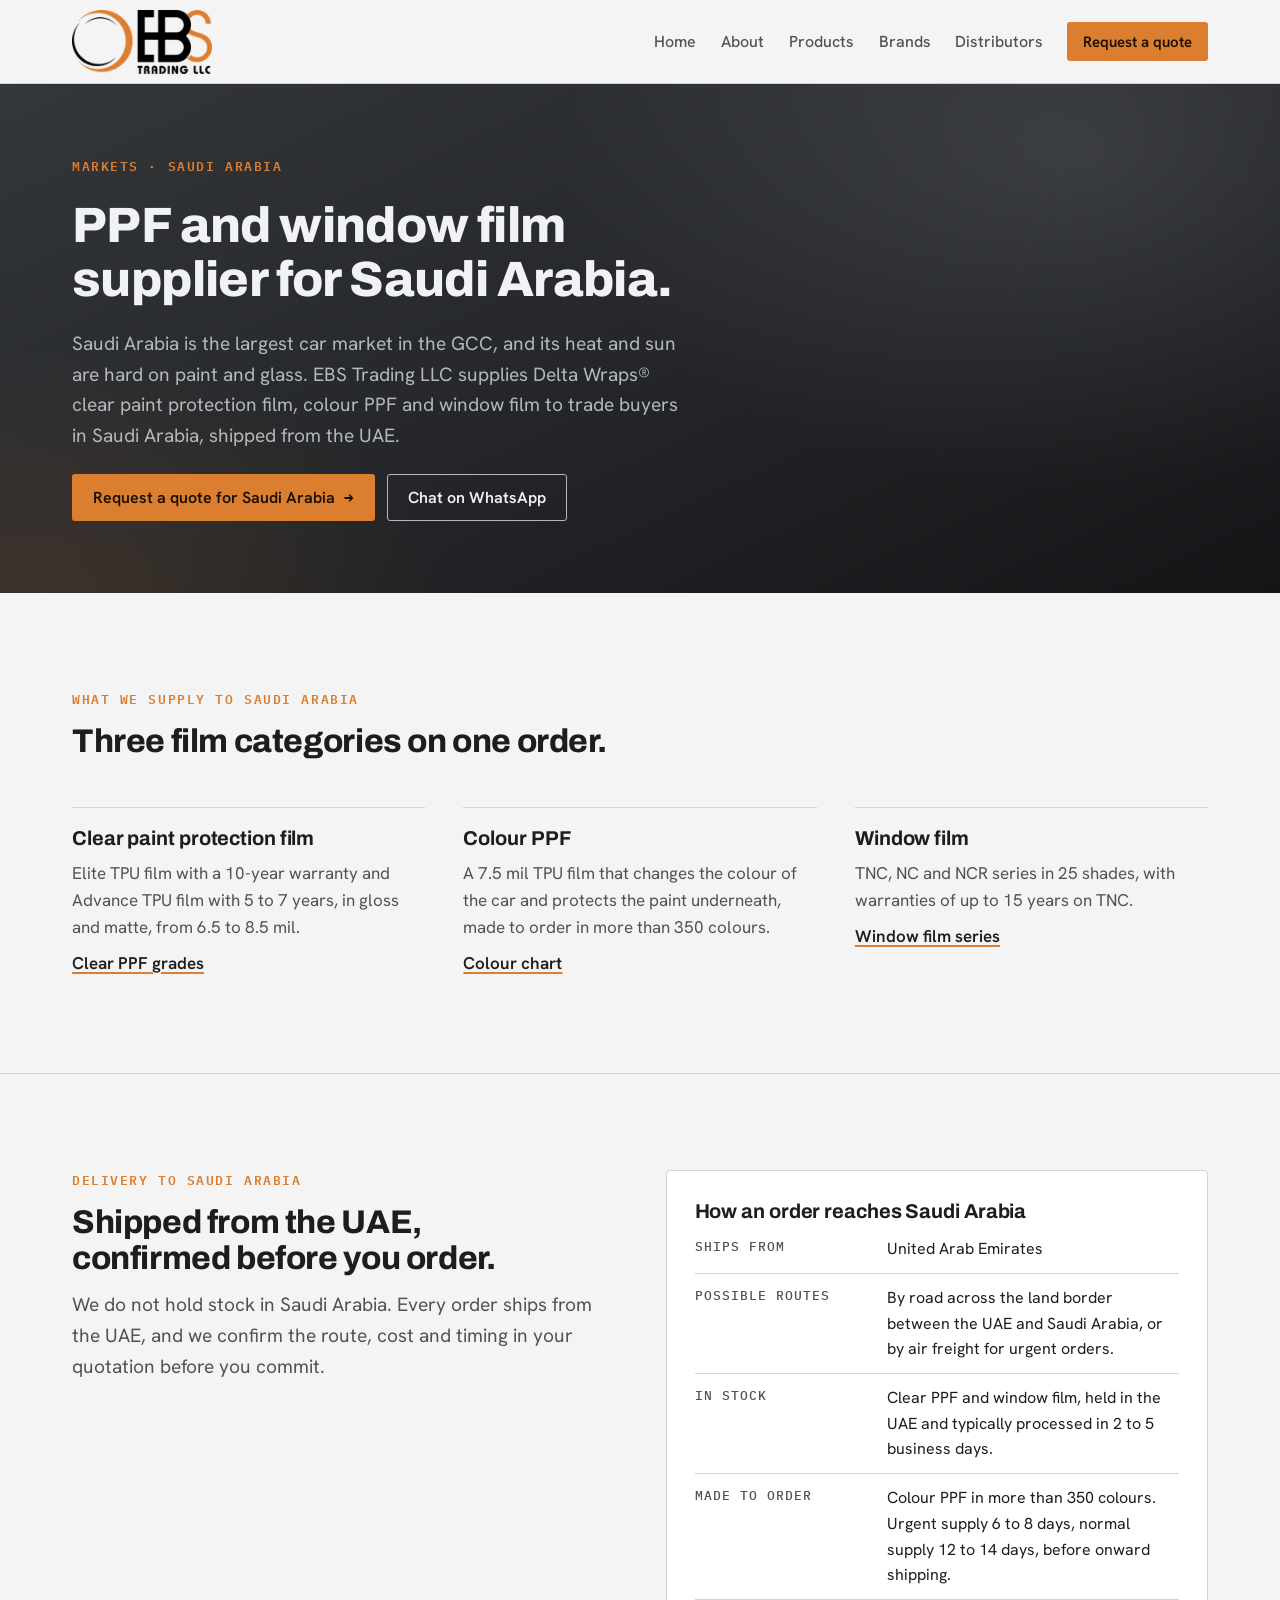
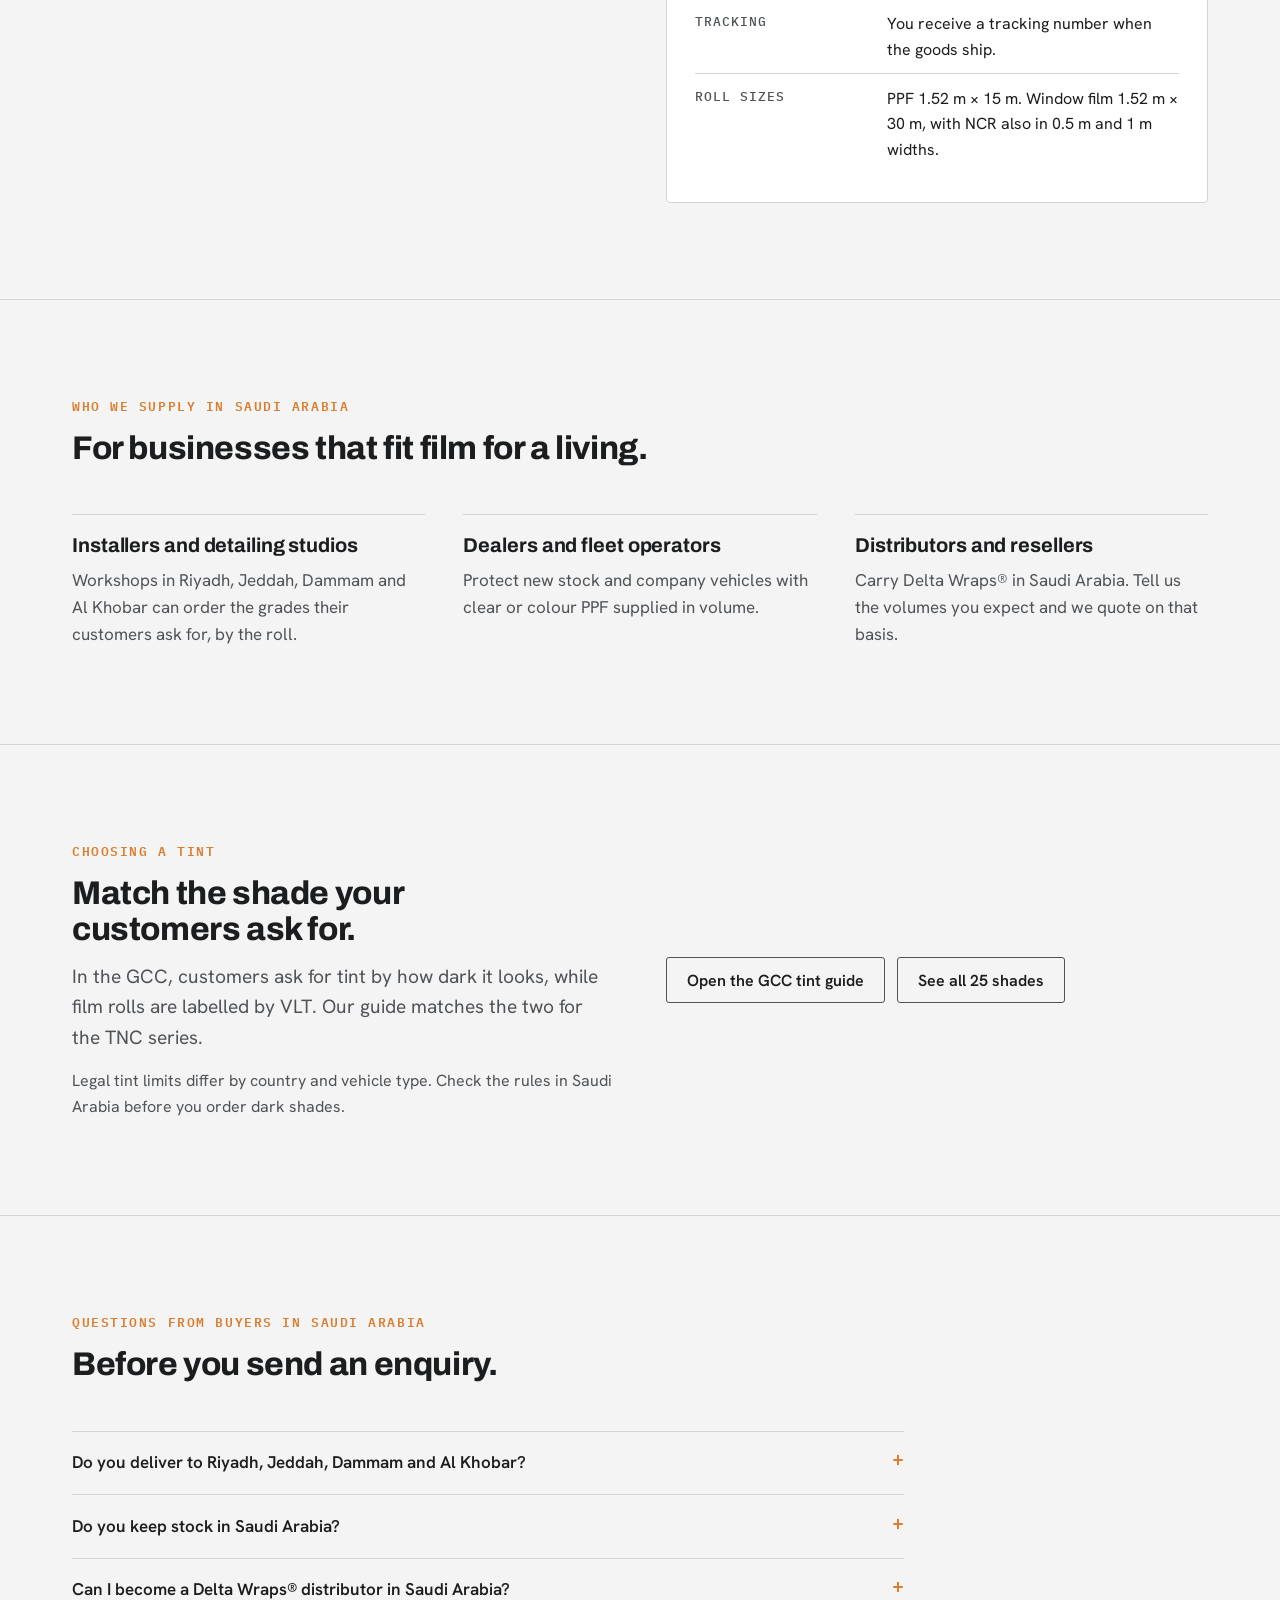
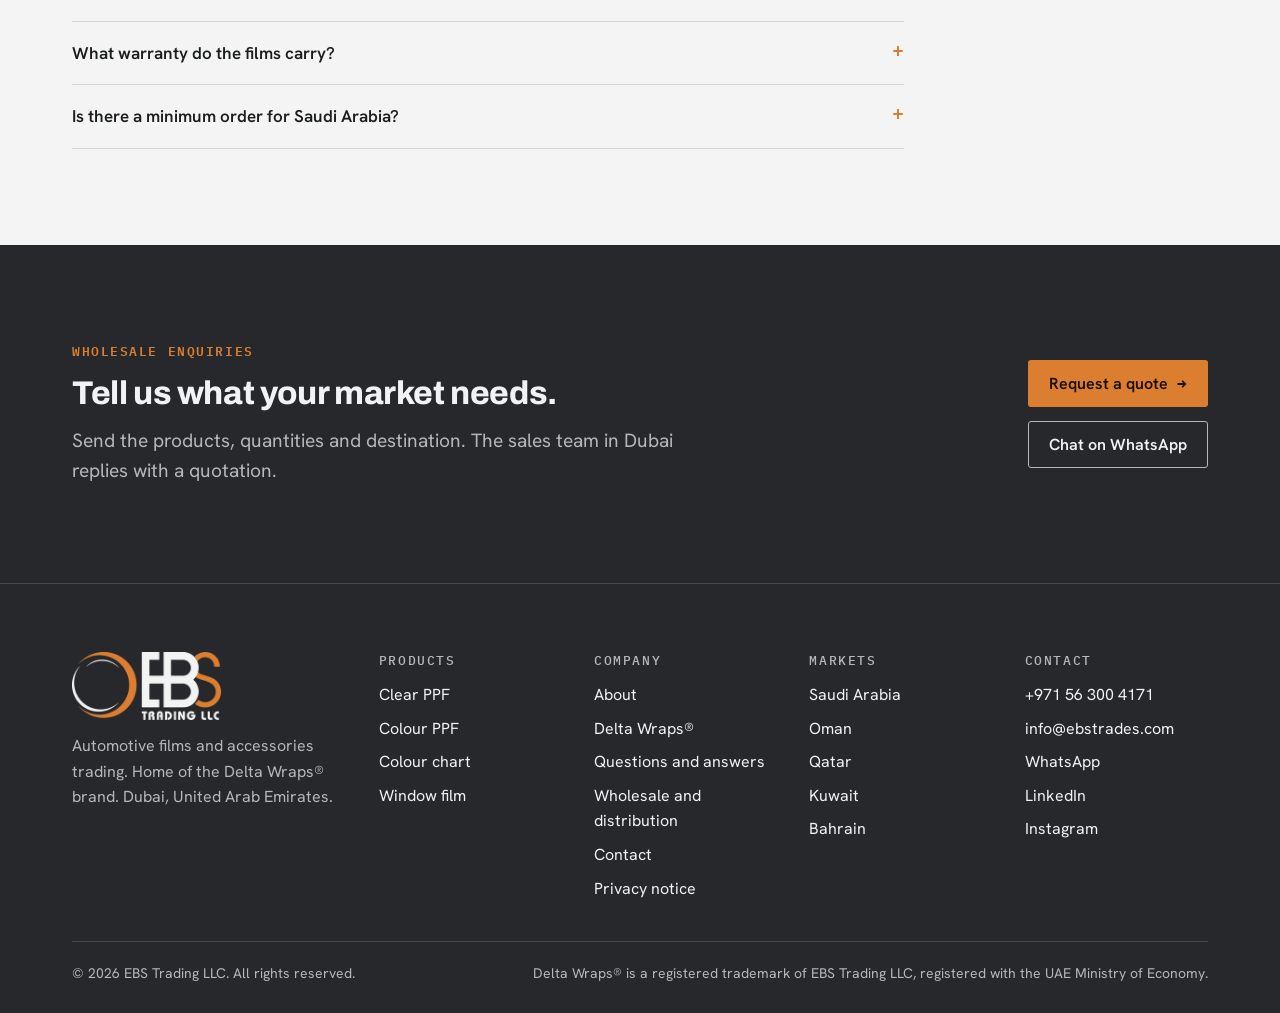
<file: saudi-arabia.html>
<!doctype html>
<html lang="en">
<head>
<!-- Google tag (gtag.js) -->
<script>
  window.dataLayer = window.dataLayer || [];
  function gtag(){dataLayer.push(arguments);}
  gtag('js', new Date());
  gtag('config', 'G-Q1503M00SF');
  window.addEventListener('load', function () {
    var s = document.createElement('script');
    s.async = true;
    s.src = 'https://www.googletagmanager.com/gtag/js?id=G-Q1503M00SF';
    document.head.appendChild(s);
  });
</script>
<meta charset="utf-8">
<meta name="viewport" content="width=device-width, initial-scale=1, viewport-fit=cover">
<title>PPF and Window Film Supplier for Saudi Arabia | EBS Trading LLC</title>
<meta name="description" content="Wholesale Delta Wraps clear PPF, colour PPF and window film for installers, dealers and distributors in Saudi Arabia. Supplied from the UAE by EBS Trading LLC.">
<link rel="canonical" href="https://ebstrades.com/saudi-arabia">
<meta property="og:type" content="website">
<meta property="og:site_name" content="EBS Trading LLC">
<meta property="og:title" content="PPF and Window Film Supplier for Saudi Arabia | EBS Trading LLC">
<meta property="og:description" content="Wholesale Delta Wraps clear PPF, colour PPF and window film for installers, dealers and distributors in Saudi Arabia. Supplied from the UAE by EBS Trading LLC.">
<meta property="og:url" content="https://ebstrades.com/saudi-arabia">
<meta property="og:image" content="https://ebstrades.com/assets/og-image.png">
<meta name="twitter:card" content="summary">
<meta name="theme-color" content="#26282B">
<link rel="icon" href="assets/favicon.png" type="image/png">
<link rel="apple-touch-icon" href="assets/apple-touch-icon.png">
<link rel="preconnect" href="https://fonts.googleapis.com">
<link rel="preconnect" href="https://fonts.gstatic.com" crossorigin>
<link rel="preload" as="style" href="https://fonts.googleapis.com/css2?family=Archivo:wdth,wght@62..125,100..900&family=Hanken+Grotesk:wght@400;500;600;700&family=IBM+Plex+Mono:wght@400;500&display=swap">
<link rel="stylesheet" href="https://fonts.googleapis.com/css2?family=Archivo:wdth,wght@62..125,100..900&family=Hanken+Grotesk:wght@400;500;600;700&family=IBM+Plex+Mono:wght@400;500&display=swap" media="print" onload="this.media='all'">
<noscript><link rel="stylesheet" href="https://fonts.googleapis.com/css2?family=Archivo:wdth,wght@62..125,100..900&family=Hanken+Grotesk:wght@400;500;600;700&family=IBM+Plex+Mono:wght@400;500&display=swap"></noscript>
<link rel="stylesheet" href="assets/css/site.css?v=e39281ab35">
<script>document.documentElement.className += ' js';</script>
<script type="application/ld+json">{"@context": "https://schema.org", "@type": "FAQPage", "mainEntity": [{"@type": "Question", "name": "Do you deliver to Riyadh, Jeddah, Dammam and Al Khobar?", "acceptedAnswer": {"@type": "Answer", "text": "We quote delivery to trade buyers anywhere in Saudi Arabia, including Riyadh, Jeddah, Dammam and Al Khobar. The route, cost and timing are confirmed in your quotation before you order."}}, {"@type": "Question", "name": "Do you keep stock in Saudi Arabia?", "acceptedAnswer": {"@type": "Answer", "text": "No. Clear PPF and window film are held in stock in the UAE and ship to Saudi Arabia from there, typically after 2 to 5 business days of processing. Colour PPF is made to order."}}, {"@type": "Question", "name": "Can I become a Delta Wraps® distributor in Saudi Arabia?", "acceptedAnswer": {"@type": "Answer", "text": "We welcome enquiries from distributors and resellers in Saudi Arabia. Send us your company details and the volumes you expect, and the sales team will reply."}}, {"@type": "Question", "name": "What warranty do the films carry?", "acceptedAnswer": {"@type": "Answer", "text": "Elite PPF carries 10 years. Advance PPF carries 5 years at 6.5 mil and 7 years at 7.5 mil. Window film carries up to 15 years on TNC, up to 8 years on NC and up to 5 years on NCR."}}, {"@type": "Question", "name": "Is there a minimum order for Saudi Arabia?", "acceptedAnswer": {"@type": "Answer", "text": "It depends on the product and the shipping route. Tell us what you need and we will confirm the quantities we can supply."}}]}</script>
</head>
<body>
<a class="skip" href="#main">Skip to content</a>
<header class="site-header">
  <div class="wrap header-row">
    <a class="brand" href="index.html" aria-label="EBS Trading LLC home"><img class="brand-logo on-light" src="assets/ebs-logo.webp" alt="EBS Trading LLC" width="320" height="146"><img class="brand-logo on-dark" src="assets/ebs-logo-light.webp" alt="EBS Trading LLC" width="320" height="146"></a>
    <button class="nav-toggle" id="nav-toggle" type="button" aria-expanded="false" aria-controls="site-nav">Menu</button>
    <nav class="nav" id="site-nav" aria-label="Main"><a href="index.html">Home</a><a href="about.html">About</a><a href="products.html">Products</a><a href="brands.html">Brands</a><a href="distributors.html">Distributors</a><a class="btn btn-primary btn-sm" href="contact.html">Request a quote</a></nav>
  </div>
</header>
<main id="main">
<section class="band page-hero">
  <div class="wrap">
    <div class="hero-copy">
      <p class="eyebrow">Markets &middot; Saudi Arabia</p>
      <h1>PPF and window film supplier for Saudi Arabia.</h1>
      <p class="lede">Saudi Arabia is the largest car market in the GCC, and its heat and sun are hard on paint and glass. EBS Trading LLC supplies Delta Wraps&reg; clear paint protection film, colour PPF and window film to trade buyers in Saudi Arabia, shipped from the UAE.</p>
      <div class="btn-row">
        <a class="btn btn-primary arrow" href="contact.html?country=Saudi%20Arabia">Request a quote for Saudi Arabia</a>
        <a class="btn btn-ghost" href="https://wa.me/message/D7ZCB5GSL6PWH1" rel="noopener">Chat on WhatsApp</a>
      </div>
    </div>
  </div>
</section>

<section class="section">
  <div class="wrap">
    <div class="section-head">
      <p class="eyebrow">What we supply to Saudi Arabia</p>
      <h2>Three film categories on one order.</h2>
    </div>
    <div class="cols-3">
      <div class="item">
        <h3>Clear paint protection film</h3>
        <p>Elite TPU film with a 10-year warranty and Advance TPU film with 5 to 7 years, in gloss and matte, from 6.5 to 8.5 mil.</p>
        <a class="text-link" href="products.html#ppf">Clear PPF grades</a>
      </div>
      <div class="item">
        <h3>Colour PPF</h3>
        <p>A 7.5 mil TPU film that changes the colour of the car and protects the paint underneath, made to order in more than 350 colours.</p>
        <a class="text-link" href="colour-ppf.html">Colour chart</a>
      </div>
      <div class="item">
        <h3>Window film</h3>
        <p>TNC, NC and NCR series in 25 shades, with warranties of up to 15 years on TNC.</p>
        <a class="text-link" href="products.html#window-film">Window film series</a>
      </div>
    </div>
  </div>
</section>

<section class="section rule-top">
  <div class="wrap cols-2">
    <div class="section-head" style="margin-bottom:0">
      <p class="eyebrow">Delivery to Saudi Arabia</p>
      <h2>Shipped from the UAE, confirmed before you order.</h2>
      <p class="lede">We do not hold stock in Saudi Arabia. Every order ships from the UAE, and we confirm the route, cost and timing in your quotation before you commit.</p>
    </div>
    <div class="panel">
      <h3>How an order reaches Saudi Arabia</h3>
      <dl class="kv">
        <div><dt>Ships from</dt><dd>United Arab Emirates</dd></div>
        <div><dt>Possible routes</dt><dd>By road across the land border between the UAE and Saudi Arabia, or by air freight for urgent orders.</dd></div>
        <div><dt>In stock</dt><dd>Clear PPF and window film, held in the UAE and typically processed in 2 to 5 business days.</dd></div>
        <div><dt>Made to order</dt><dd>Colour PPF in more than 350 colours. Urgent supply 6 to 8 days, normal supply 12 to 14 days, before onward shipping.</dd></div>
        <div><dt>Tracking</dt><dd>You receive a tracking number when the goods ship.</dd></div>
        <div><dt>Roll sizes</dt><dd>PPF 1.52 m &times; 15 m. Window film 1.52 m &times; 30 m, with NCR also in 0.5 m and 1 m widths.</dd></div>
      </dl>
    </div>
  </div>
</section>

<section class="section rule-top">
  <div class="wrap">
    <div class="section-head">
      <p class="eyebrow">Who we supply in Saudi Arabia</p>
      <h2>For businesses that fit film for a living.</h2>
    </div>
    <div class="cols-3">
      <div class="item">
        <h3>Installers and detailing studios</h3>
        <p>Workshops in Riyadh, Jeddah, Dammam and Al Khobar can order the grades their customers ask for, by the roll.</p>
      </div>
      <div class="item">
        <h3>Dealers and fleet operators</h3>
        <p>Protect new stock and company vehicles with clear or colour PPF supplied in volume.</p>
      </div>
      <div class="item">
        <h3>Distributors and resellers</h3>
        <p>Carry Delta Wraps&reg; in Saudi Arabia. Tell us the volumes you expect and we quote on that basis.</p>
      </div>
    </div>
  </div>
</section>

<section class="section rule-top">
  <div class="wrap cols-2">
    <div class="section-head" style="margin-bottom:0">
      <p class="eyebrow">Choosing a tint</p>
      <h2>Match the shade your customers ask for.</h2>
      <p class="lede">In the GCC, customers ask for tint by how dark it looks, while film rolls are labelled by VLT. Our guide matches the two for the TNC series.</p>
      <p class="note">Legal tint limits differ by country and vehicle type. Check the rules in Saudi Arabia before you order dark shades.</p>
    </div>
    <div class="btn-row" style="align-self:center">
      <a class="btn btn-ghost" href="products.html#tint-guide">Open the GCC tint guide</a>
      <a class="btn btn-ghost" href="products.html#window-film">See all 25 shades</a>
    </div>
  </div>
</section>

<section class="section rule-top">
  <div class="wrap">
    <div class="section-head">
      <p class="eyebrow">Questions from buyers in Saudi Arabia</p>
      <h2>Before you send an enquiry.</h2>
    </div>
    <div class="faq">
      <details>
        <summary>Do you deliver to Riyadh, Jeddah, Dammam and Al Khobar?</summary>
        <p>We quote delivery to trade buyers anywhere in Saudi Arabia, including Riyadh, Jeddah, Dammam and Al Khobar. The route, cost and timing are confirmed in your quotation before you order.</p>
      </details>
      <details>
        <summary>Do you keep stock in Saudi Arabia?</summary>
        <p>No. Clear PPF and window film are held in stock in the UAE and ship to Saudi Arabia from there, typically after 2 to 5 business days of processing. Colour PPF is made to order.</p>
      </details>
      <details>
        <summary>Can I become a Delta Wraps&reg; distributor in Saudi Arabia?</summary>
        <p>We welcome enquiries from distributors and resellers in Saudi Arabia. Send us your company details and the volumes you expect, and the sales team will reply.</p>
      </details>
      <details>
        <summary>What warranty do the films carry?</summary>
        <p>Elite PPF carries 10 years. Advance PPF carries 5 years at 6.5 mil and 7 years at 7.5 mil. Window film carries up to 15 years on TNC, up to 8 years on NC and up to 5 years on NCR.</p>
      </details>
      <details>
        <summary>Is there a minimum order for Saudi Arabia?</summary>
        <p>It depends on the product and the shipping route. Tell us what you need and we will confirm the quantities we can supply.</p>
      </details>
    </div>
  </div>
</section>

<section class="band section">
  <div class="wrap cta">
    <div>
      <p class="eyebrow">Wholesale enquiries</p>
      <h2>Tell us what your market needs.</h2>
      <p class="lede">Send the products, quantities and destination. The sales team in Dubai replies with a quotation.</p>
    </div>
    <div class="btn-row">
      <a class="btn btn-primary arrow" href="contact.html">Request a quote</a>
      <a class="btn btn-ghost" href="https://wa.me/message/D7ZCB5GSL6PWH1" rel="noopener">Chat on WhatsApp</a>
    </div>
  </div>
</section>
</main>
<footer class="band site-footer" style="border-top:1px solid var(--band-line)">
  <div class="wrap">
    <div class="footer-grid">
      <div>
        <img class="brand-logo footer-logo" src="assets/ebs-logo-light.webp" alt="EBS Trading LLC" width="320" height="146" loading="lazy">
        <p>Automotive films and accessories trading. Home of the Delta Wraps&reg; brand. Dubai, United Arab Emirates.</p>
      </div>
      <div>
        <h2>Products</h2>
        <ul>
          <li><a href="products.html#ppf">Clear PPF</a></li>
          <li><a href="products.html#colour-ppf">Colour PPF</a></li>
          <li><a href="colour-ppf.html">Colour chart</a></li>
          <li><a href="products.html#window-film">Window film</a></li>
        </ul>
      </div>
      <div>
        <h2>Company</h2>
        <ul>
          <li><a href="about.html">About</a></li>
          <li><a href="brands.html">Delta Wraps&reg;</a></li>
          <li><a href="delta-wraps-faq.html">Questions and answers</a></li>
          <li><a href="distributors.html">Wholesale and distribution</a></li>
          <li><a href="contact.html">Contact</a></li>
          <li><a href="privacy.html">Privacy notice</a></li>
        </ul>
      </div>
      <div>
        <h2>Markets</h2>
        <ul>
          <li><a href="saudi-arabia.html">Saudi Arabia</a></li>
          <li><a href="oman.html">Oman</a></li>
          <li><a href="qatar.html">Qatar</a></li>
          <li><a href="kuwait.html">Kuwait</a></li>
          <li><a href="bahrain.html">Bahrain</a></li>
        </ul>
      </div>
      <div>
        <h2>Contact</h2>
        <ul>
          <li><a href="tel:+971563004171">+971 56 300 4171</a></li>
          <li><a href="mailto:info@ebstrades.com">info@ebstrades.com</a></li>
          <li><a href="https://wa.me/message/D7ZCB5GSL6PWH1" rel="noopener">WhatsApp</a></li>
          <li><a href="https://www.linkedin.com/company/delta-ppfwf/" rel="noopener">LinkedIn</a></li>
          <li><a href="https://www.instagram.com/delta.wraps/" rel="noopener">Instagram</a></li>
        </ul>
      </div>
    </div>
    <div class="footer-base">
      <span>&copy; 2026 EBS Trading LLC. All rights reserved.</span>
      <span>Delta Wraps&reg; is a registered trademark of EBS Trading LLC, registered with the UAE Ministry of Economy.</span>
    </div>
  </div>
</footer>
<script src="assets/js/site.js?v=ae72c5ba86" defer></script>
</body>
</html>
</file>
<file: assets/css/site.css>
/* EBS Trading LLC — site stylesheet
   Layout: a trade spec sheet. One 76rem column with mono data labels, hairline
   rules instead of boxes, dark petrol "film" bands for hero and calls to action,
   and one drawn-apart film stack as the signature image. */

:root {
  --band-glow: #C9CDD1;
  --paper: #F4F4F4;
  --surface: #FFFFFF;
  --surface-2: #E9EAEA;
  --ink: #1B1D1F;
  --ink-2: #4F5357;
  --line: #D2D4D6;
  --band: #26282B;
  --band-2: #33363A;
  --band-fg: #F1F2F3;
  --band-muted: #B4B8BC;
  --band-line: #45494E;
  --band-deep: #141517;
  --accent: #DB7E30;
  --accent-ink: #DB7E30;
  --on-accent: #1A0E03;
  --film-top: #CFEFEB;
  --film-tpu: #57B5B6;
  --film-liner: #7B939C;
  --sky-1: #8FC7E8;
  --sky-2: #DCEEF2;
  --sand: #D9C29A;
  --sand-2: #B99A68;
  --sun: #FFF4C9;
  --tint: #05090B;
  --logo-light-bg: block;
  --logo-dark-bg: none;
  --ok: #1F7A4D;
  --tile-hi: #FFFFFF;
  --tile-lo: #000000;
  --error: #A3261A;

  --font-display: "Archivo", "Arial Narrow", Arial, sans-serif;
  --font-body: "Hanken Grotesk", "Segoe UI", Helvetica, Arial, sans-serif;
  --font-data: "IBM Plex Mono", ui-monospace, "SFMono-Regular", Menlo, Consolas, monospace;
}

@media (prefers-color-scheme: dark) {
  :root:not([data-theme="light"]) {
    --paper: #111213;
    --surface: #1A1B1D;
    --surface-2: #232528;
    --ink: #EDEEEF;
    --ink-2: #ADB1B5;
    --line: #33363A;
    --band: #202225;
    --band-2: #2C2F33;
    --band-fg: #F1F2F3;
    --band-muted: #B4B8BC;
    --band-line: #43474C;
    --band-deep: #0E0F10;
    --accent: #DB7E30;
    --accent-ink: #DB7E30;
    --on-accent: #1A0E03;
    --logo-light-bg: none;
    --logo-dark-bg: block;
    --ok: #5FC08C;
    --error: #F08A7C;
    color-scheme: dark;
  }
}

:root[data-theme="dark"] {
  --paper: #111213;
  --surface: #1A1B1D;
  --surface-2: #232528;
  --ink: #EDEEEF;
  --ink-2: #ADB1B5;
  --line: #33363A;
  --band: #202225;
  --band-2: #2C2F33;
  --band-fg: #F1F2F3;
  --band-muted: #B4B8BC;
  --band-line: #43474C;
  --band-deep: #0E0F10;
  --accent: #DB7E30;
  --accent-ink: #DB7E30;
  --on-accent: #1A0E03;
  --logo-light-bg: none;
  --logo-dark-bg: block;
  --ok: #5FC08C;
  --error: #F08A7C;
  color-scheme: dark;
}

/* ---------- base ---------- */
*, *::before, *::after { box-sizing: border-box; }
[hidden] { display: none !important; }
html { -webkit-text-size-adjust: 100%; scroll-behavior: smooth; scroll-padding-top: 6.5rem; }
body {
  margin: 0;
  background: var(--paper);
  color: var(--ink);
  font-family: var(--font-body);
  font-size: 1.0625rem;
  line-height: 1.6;
  -webkit-font-smoothing: antialiased;
}
img, svg { max-width: 100%; }
a { color: inherit; text-underline-offset: .2em; text-decoration-thickness: 1px; }
:focus-visible { outline: 2px solid var(--accent); outline-offset: 3px; border-radius: 2px; }
p, ul, ol, dl, dd, figure { margin: 0; }
ul, ol { padding: 0; list-style: none; }

h1, h2, h3 {
  margin: 0;
  font-family: var(--font-display);
  letter-spacing: -.012em;
  line-height: 1.08;
  text-wrap: balance;
}
h1 { font-size: clamp(2rem, 4vw, 3.1rem); font-weight: 800; line-height: 1.08; }
h2 { font-size: clamp(1.5rem, 2.6vw, 2.05rem); font-weight: 750; }
h3 { font-size: 1.25rem; font-weight: 700; letter-spacing: -.005em; line-height: 1.25; }

.wrap { width: 100%; max-width: 76rem; margin-inline: auto; padding-inline: clamp(1rem, 4vw, 2.5rem); }
.section { padding-block: clamp(3.25rem, 7.5vw, 6rem); }
.section-tight { padding-block: clamp(2.25rem, 5vw, 3.5rem); }
.rule-top { border-top: 1px solid var(--line); }

.eyebrow {
  font-family: var(--font-data);
  font-size: .8125rem;
  font-weight: 600;
  letter-spacing: .12em;
  text-transform: uppercase;
  color: var(--accent-ink);
}
.lede { font-size: clamp(1.125rem, 1.5vw, 1.25rem); color: var(--ink-2); max-width: 39rem; }
.prose { display: grid; gap: 1rem; max-width: 41rem; color: var(--ink-2); }
.prose strong { color: var(--ink); font-weight: 600; }
.section-head { display: grid; gap: .9rem; max-width: 46rem; margin-bottom: clamp(2rem, 4vw, 3rem); }
.note { font-size: 1rem; color: var(--ink-2); max-width: 44rem; }
.data { font-family: var(--font-data); font-variant-numeric: tabular-nums; }

/* dark film band: components inside read the same tokens, re-pointed */
.band {
  --ink: var(--band-fg);
  --ink-2: var(--band-muted);
  --line: var(--band-line);
  --accent-ink: var(--accent);
  --surface: var(--band-2);
  --surface-2: var(--band-2);
  background: var(--band);
  color: var(--band-fg);
}

/* ---------- buttons ---------- */
.btn {
  display: inline-flex; align-items: center; justify-content: center; gap: .55rem;
  min-height: 2.9rem; padding: .7rem 1.25rem;
  border: 1px solid transparent; border-radius: 3px;
  font: 600 1rem/1.2 var(--font-body);
  text-decoration: none; cursor: pointer;
  transition: transform .15s ease, background-color .15s ease, border-color .15s ease;
}
.btn:hover { transform: translateY(-1px); }
.btn-primary { background: var(--accent); color: var(--on-accent); }
.btn-ghost { background: transparent; color: var(--ink); border-color: var(--ink-2); }
.btn-ghost:hover { border-color: var(--ink); }
.btn-sm { min-height: 2.4rem; padding: .45rem .95rem; font-size: .9375rem; }
.btn-row { display: flex; flex-wrap: wrap; gap: .75rem; }
.skip { position: absolute; left: -999rem; top: .5rem; z-index: 100; padding: .6rem 1rem; background: var(--accent); color: var(--on-accent); font-weight: 600; border-radius: 3px; }
.skip:focus { left: 1rem; }
.arrow::after { content: "\2192"; font-family: var(--font-data); }
.text-link { font-weight: 600; text-decoration: underline; text-decoration-color: var(--accent); text-decoration-thickness: 2px; }

/* ---------- header ---------- */
.site-header {
  position: sticky; top: env(safe-area-inset-top, 0px); z-index: 50;
  background: color-mix(in srgb, var(--paper) 90%, transparent);
  -webkit-backdrop-filter: blur(12px); backdrop-filter: blur(12px);
  border-bottom: 1px solid var(--line);
}
.header-row { position: relative; display: flex; align-items: center; flex-wrap: wrap; gap: .5rem 1.25rem; min-height: 4.25rem; padding-block: .6rem; }
.brand { display: inline-flex; align-items: center; gap: .7rem; text-decoration: none; color: var(--ink); }
.brand-logo { display: block; height: 4rem; width: auto; }
.brand-logo.on-light { display: var(--logo-light-bg); }
.brand-logo.on-dark { display: var(--logo-dark-bg); }
.footer-logo { height: 4.25rem; }
.brand-word { font-family: var(--font-display); font-weight: 850; font-size: 1.3rem; letter-spacing: -.02em; line-height: 1; }
.brand-word small { display: block; margin-top: .3rem; font: 500 .625rem/1 var(--font-data); letter-spacing: .16em; text-transform: uppercase; color: var(--ink-2); }
.nav { margin-left: auto; display: flex; flex-wrap: wrap; align-items: center; gap: .15rem; }
.nav a:not(.btn) { padding: .5rem .7rem; font-size: 1rem; font-weight: 500; color: var(--ink-2); text-decoration: none; }
.nav a:not(.btn):hover { color: var(--ink); }
.nav a[aria-current="page"] { color: var(--ink); box-shadow: inset 0 -2px 0 var(--accent); }
.nav .btn { margin-left: .6rem; }
.nav-toggle { display: none; }

@media (max-width: 62rem) {
  .js .nav-toggle {
    display: inline-flex; align-items: center; gap: .5rem; margin-left: auto;
    min-height: 2.6rem; padding: .4rem .85rem;
    background: transparent; color: var(--ink); border: 1px solid var(--line); border-radius: 3px;
    font: 500 .8125rem/1 var(--font-data); letter-spacing: .1em; text-transform: uppercase; cursor: pointer;
  }
  .js .nav { display: none; flex-basis: 100%; flex-direction: column; align-items: stretch; gap: 0; margin: 0; padding-bottom: .75rem; }
  .js .nav.open { display: flex; }
  .js .nav a:not(.btn) { padding: .8rem .1rem; border-top: 1px solid var(--line); font-size: 1rem; }
  .js .nav a[aria-current="page"] { box-shadow: inset 3px 0 0 var(--accent); padding-left: .8rem; }
  .js .nav .btn { margin: .9rem 0 0; }
}

/* ---------- hero ---------- */
.hero { padding-block: clamp(2.75rem, 6.5vw, 5.25rem); }
.hero-grid { display: grid; grid-template-columns: minmax(0, 1.15fr) minmax(0, .85fr); gap: clamp(2rem, 5vw, 4rem); align-items: center; }
.hero-copy { display: grid; gap: 1.4rem; min-width: 0; }
.page-hero { padding-block: clamp(2.5rem, 6vw, 4.5rem); }
.page-hero .hero-copy { max-width: 50rem; }
@media (max-width: 56rem) { .hero-grid { grid-template-columns: minmax(0, 1fr); } }

/* drawn-apart film stack */
.stack { display: grid; gap: 1.1rem; min-width: 0; }
.stack svg { display: block; width: 100%; max-width: 26rem; height: auto; margin-inline: auto; }
.stack .layer { animation: settle .9s cubic-bezier(.2, .7, .2, 1) both; }
.stack .layer-a { --from: 120px; animation-delay: .05s; }
.stack .layer-b { --from: 60px; animation-delay: .1s; }
.stack .layer-c { --from: -20px; animation-delay: .15s; }
.stack .layer-d { --from: -90px; animation-delay: .2s; }
@keyframes settle { from { transform: translateY(var(--from)); } to { transform: none; } }
.f-top { fill: var(--film-top); } .f-tpu { fill: var(--film-tpu); } .f-adh { fill: var(--accent); } .f-liner { fill: var(--film-liner); }
.face-top { fill-opacity: .82; } .face-left { fill-opacity: .5; } .face-right { fill-opacity: .66; }
.stack .glint { fill: var(--band-fg); fill-opacity: .55; }
.stack .lead { stroke: var(--band-muted); stroke-width: 1; fill: none; }
.stack text { fill: var(--band-fg); font: 500 15px var(--font-data); }
.stack-key { display: grid; gap: .55rem; font-size: 1rem; color: var(--ink-2); }
.stack-key li { display: grid; grid-template-columns: 1.6rem minmax(0, 1fr); gap: .5rem; align-items: baseline; }
.stack-key b { font: 600 .8125rem var(--font-data); color: var(--accent-ink); }
.stack-key strong { color: var(--ink); font-weight: 600; }
.stack figcaption { font-size: .9375rem; color: var(--ink-2); border-top: 1px solid var(--line); padding-top: .8rem; }

/* ---------- fact strip ---------- */
.facts { display: grid; grid-template-columns: repeat(4, minmax(0, 1fr)); border-top: 1px solid var(--line); }
.facts > div { display: grid; gap: .35rem; align-content: start; padding: 1.4rem 1.25rem 1.4rem 0; }
.facts > div + div { padding-left: 1.25rem; border-left: 1px solid var(--line); }
.facts dt { order: 2; font-size: 1rem; color: var(--ink-2); line-height: 1.4; }
.facts dd { font: 800 clamp(1.5rem, 2.4vw, 1.9rem)/1 var(--font-display); letter-spacing: -.02em; font-variant-numeric: tabular-nums; white-space: nowrap; }
@media (max-width: 46rem) {
  .facts { grid-template-columns: repeat(2, minmax(0, 1fr)); }
  .facts > div:nth-child(3) { padding-left: 0; border-left: 0; }
  .facts > div:nth-child(n+3) { border-top: 1px solid var(--line); }
}

/* ---------- product lines (home) ---------- */
.lines { display: grid; grid-template-columns: repeat(3, minmax(0, 1fr)); gap: clamp(1.5rem, 3vw, 2.5rem); }
.line { display: grid; gap: .9rem; align-content: start; padding-top: 1.25rem; border-top: 2px solid var(--ink); min-width: 0; }
.line p { color: var(--ink-2); font-size: 1.0625rem; }
.spec-list { display: grid; gap: 0; font-size: 1rem; }
.spec-list > div { display: flex; justify-content: space-between; gap: 1rem; padding: .5rem 0; border-top: 1px solid var(--line); }
.spec-list dt { color: var(--ink-2); }
.spec-list dd { font-family: var(--font-data); font-size: .9375rem; font-variant-numeric: tabular-nums; text-align: right; }
.swatch { display: grid; grid-auto-flow: column; grid-auto-columns: 1fr; height: 2.75rem; border-radius: 3px; overflow: hidden; border: 1px solid var(--line); }
.swatch i { display: block; }
.swatch-gloss { background: linear-gradient(115deg, var(--tint) 0 34%, var(--film-top) 46%, var(--tint) 54% 100%); }
.swatch-tint i { background: var(--tint); }
.swatch-tint { background: linear-gradient(180deg, var(--sky-1), var(--sky-2)); }
@media (max-width: 56rem) { .lines { grid-template-columns: minmax(0, 1fr); } }

/* ---------- VLT ladder ---------- */
.vlt { display: grid; gap: 1.25rem; min-width: 0; }
.vlt-tabs { display: flex; flex-wrap: wrap; gap: .5rem; }
.vlt-tabs button {
  min-height: 2.6rem; padding: .45rem .95rem; cursor: pointer;
  background: transparent; color: var(--ink-2); border: 1px solid var(--line); border-radius: 3px;
  font: 500 .875rem/1.2 var(--font-data); letter-spacing: .04em;
}
.vlt-tabs button[aria-selected="true"] { background: var(--ink); color: var(--paper); border-color: var(--ink); }
.vlt-series { display: grid; gap: 1rem; min-width: 0; }
.vlt-series > h3 { display: grid; gap: .4rem; }
.vlt-series > h3 small { font: 500 .875rem var(--font-data); letter-spacing: .04em; color: var(--ink-2); }
.vlt-row { display: grid; grid-template-columns: repeat(9, minmax(0, 1fr)); gap: .6rem; }
.pane-wrap { display: grid; gap: .45rem; justify-items: center; }
.pane {
  display: block; width: 100%; height: auto; aspect-ratio: 3 / 4; max-width: 100%; object-fit: cover;
  border-radius: 3px; border: 1px solid var(--line); background: #1a1d20;
}
.pane-wrap span { font: 500 .75rem var(--font-data); font-variant-numeric: tabular-nums; white-space: nowrap; }
@media (max-width: 64rem) { .vlt-row { grid-template-columns: repeat(4, minmax(0, 1fr)); } }

/* ---------- generic grids ---------- */
.cols-2 { display: grid; grid-template-columns: repeat(2, minmax(0, 1fr)); gap: clamp(1.75rem, 4vw, 3.5rem); align-items: start; }
.cols-3 { display: grid; grid-template-columns: repeat(3, minmax(0, 1fr)); gap: clamp(1.5rem, 3vw, 2.5rem); }
.cols-4 { display: grid; grid-template-columns: repeat(4, minmax(0, 1fr)); gap: clamp(1.25rem, 2.5vw, 2rem); }
.cols-2 > *, .cols-3 > *, .cols-4 > * { min-width: 0; }
@media (max-width: 60rem) { .cols-4 { grid-template-columns: repeat(2, minmax(0, 1fr)); } .cols-3 { grid-template-columns: minmax(0, 1fr); } }
@media (max-width: 52rem) { .cols-2 { grid-template-columns: minmax(0, 1fr); } }
@media (max-width: 34rem) { .cols-4 { grid-template-columns: minmax(0, 1fr); } }

.item { display: grid; gap: .55rem; align-content: start; padding-top: 1.1rem; border-top: 1px solid var(--line); }
.item p { color: var(--ink-2); font-size: 1.0625rem; }
.item .eyebrow { color: var(--ink-2); }

/* ordered process */
.steps { counter-reset: step; }
.steps > li { counter-increment: step; display: grid; gap: .55rem; align-content: start; padding-top: 1.1rem; border-top: 2px solid var(--accent); }
.steps > li::before { content: "0" counter(step); font: 600 .8125rem var(--font-data); letter-spacing: .1em; color: var(--accent-ink); }
.steps p { color: var(--ink-2); font-size: 1.0625rem; }

/* ---------- tables ---------- */
.table-scroll { overflow-x: auto; border: 1px solid var(--line); border-radius: 4px; background: var(--surface); }
table { width: 100%; min-width: 44rem; border-collapse: collapse; font-size: 1rem; }
caption { caption-side: top; text-align: left; padding: .9rem 1rem; font: 500 .8125rem var(--font-data); letter-spacing: .1em; text-transform: uppercase; color: var(--ink-2); border-bottom: 1px solid var(--line); }
th, td { padding: .8rem 1rem; text-align: left; vertical-align: top; border-bottom: 1px solid var(--line); }
tbody tr:last-child th, tbody tr:last-child td { border-bottom: 0; }
thead th { font: 500 .8125rem var(--font-data); letter-spacing: .08em; text-transform: uppercase; color: var(--ink-2); white-space: nowrap; }
tbody th { font-weight: 600; }
table.compact { min-width: 0; }
td.num { font-family: var(--font-data); font-size: .9375rem; font-variant-numeric: tabular-nums; white-space: nowrap; }

.subnav { display: flex; flex-wrap: wrap; gap: .5rem; }
.chips { display: flex; flex-wrap: wrap; gap: .5rem; }
.chip, .subnav a {
  display: inline-flex; align-items: center; min-height: 2.1rem; padding: .3rem .8rem;
  border: 1px solid var(--line); border-radius: 3px; background: var(--surface);
  font: 500 .875rem var(--font-data); letter-spacing: .02em; color: var(--ink); text-decoration: none;
}
.subnav a:hover { border-color: var(--ink); }

/* definition panel */
.panel { background: var(--surface); border: 1px solid var(--line); border-radius: 4px; padding: clamp(1.25rem, 3vw, 1.75rem); }
.panel > h3 { margin-bottom: .75rem; }
.kv { display: grid; font-size: 1rem; }
.kv > div { display: grid; grid-template-columns: minmax(7rem, 11rem) minmax(0, 1fr); gap: 1rem; padding: .7rem 0; border-top: 1px solid var(--line); }
.kv > div:first-child { border-top: 0; padding-top: 0; }
.kv dt { font: 500 .8125rem/1.7 var(--font-data); letter-spacing: .08em; text-transform: uppercase; color: var(--ink-2); }
.kv dd { overflow-wrap: anywhere; }
@media (max-width: 30rem) { .kv > div { grid-template-columns: minmax(0, 1fr); gap: .15rem; } }

/* people */
.people { display: grid; grid-template-columns: repeat(4, minmax(0, 1fr)); gap: 1.5rem; }
.person { display: grid; gap: .7rem; justify-items: start; }
.person .mono { display: grid; place-items: center; width: 4.25rem; aspect-ratio: 1; border-radius: 50%; border: 2px solid var(--accent); background: var(--surface); font: 800 1.2rem var(--font-display); letter-spacing: -.01em; }
.person p { font-size: 1rem; color: var(--ink-2); }
@media (max-width: 52rem) { .people { grid-template-columns: repeat(2, minmax(0, 1fr)); } }

/* FAQ */
.faq { border-top: 1px solid var(--line); max-width: 52rem; }
.faq details { border-bottom: 1px solid var(--line); }
.faq summary { display: flex; justify-content: space-between; gap: 1rem; padding: 1.1rem 0; cursor: pointer; font-weight: 600; list-style: none; }
.faq summary::-webkit-details-marker { display: none; }
.faq summary::after { content: "+"; font: 500 1.25rem/1 var(--font-data); color: var(--accent-ink); }
.faq details[open] summary::after { content: "\2212"; }
.faq details p { padding: 0 0 1.2rem; color: var(--ink-2); max-width: 44rem; }
.qa-list { border-top: 1px solid var(--line); max-width: 52rem; }
.qa { display: grid; gap: .5rem; padding: 1.25rem 0; border-bottom: 1px solid var(--line); }
.qa h3 { font-size: 1.125rem; }
.qa p { color: var(--ink-2); max-width: 44rem; }

/* ---------- CTA band ---------- */
.cta { display: grid; grid-template-columns: minmax(0, 1.4fr) auto; gap: 2rem; align-items: center; }
.cta > div { display: grid; gap: .9rem; }
@media (max-width: 52rem) { .cta { grid-template-columns: minmax(0, 1fr); } }

/* ---------- form ---------- */
.form { display: grid; gap: 1.5rem; }
.form fieldset { margin: 0; padding: 0; border: 0; display: grid; gap: 1rem; min-width: 0; }
.form legend { padding: 0; margin-bottom: .25rem; font: 600 .8125rem var(--font-data); letter-spacing: .12em; text-transform: uppercase; color: var(--accent-ink); }
.fields { display: grid; grid-template-columns: repeat(2, minmax(0, 1fr)); gap: 1rem; }
.field { display: grid; gap: .35rem; min-width: 0; }
.field.full { grid-column: 1 / -1; }
.field label, .field .label { font-size: .9375rem; font-weight: 600; }
.field input, .field select, .field textarea {
  width: 100%; min-height: 2.9rem; padding: .65rem .8rem;
  background: var(--surface); color: var(--ink); border: 1px solid var(--line); border-radius: 3px;
  font: inherit; font-size: 1rem;
}
.field textarea { min-height: 7rem; resize: vertical; }
.field input:focus, .field select:focus, .field textarea:focus { outline: 2px solid var(--accent); outline-offset: 1px; border-color: var(--ink-2); }
.field [aria-invalid="true"] { border-color: var(--error); }
.field .err { font-size: .8125rem; color: var(--error); }
.checks { display: flex; flex-wrap: wrap; gap: .5rem; }
.checks label { display: inline-flex; align-items: center; gap: .5rem; min-height: 2.6rem; padding: .35rem .8rem; border: 1px solid var(--line); border-radius: 3px; background: var(--surface); font-size: .9375rem; font-weight: 500; cursor: pointer; }
.checks input { width: 1.05rem; height: 1.05rem; min-height: 0; accent-color: var(--accent); }
.preview { display: grid; gap: .75rem; }
.preview pre { margin: 0; padding: 1rem; max-height: 16rem; overflow: auto; white-space: pre-wrap; overflow-wrap: anywhere; background: var(--surface-2); border: 1px solid var(--line); border-radius: 3px; font: 400 .8438rem/1.55 var(--font-data); }
.status { font-size: 1rem; color: var(--ink-2); min-height: 1.5em; }
@media (max-width: 40rem) { .fields { grid-template-columns: minmax(0, 1fr); } }

.contact-list { display: grid; gap: 0; }
.contact-list > div { display: grid; gap: .3rem; padding: 1rem 0; border-top: 1px solid var(--line); }
.contact-list dt { font: 500 .8125rem var(--font-data); letter-spacing: .1em; text-transform: uppercase; color: var(--ink-2); }
.contact-list dd { display: flex; flex-wrap: wrap; align-items: center; gap: .4rem .8rem; font-size: 1.0625rem; font-weight: 600; overflow-wrap: anywhere; user-select: all; }
.copy { user-select: none; cursor: pointer; padding: .2rem .55rem; background: transparent; color: var(--ink-2); border: 1px solid var(--line); border-radius: 3px; font: 500 .75rem var(--font-data); letter-spacing: .06em; text-transform: uppercase; }
.copy:hover { color: var(--ink); border-color: var(--ink-2); }

/* ---------- footer ---------- */
.site-footer { padding-block: clamp(2.75rem, 6vw, 4.25rem) 1.75rem; font-size: 1rem; }
.footer-grid { display: grid; grid-template-columns: minmax(0, 1.5fr) repeat(4, minmax(0, 1fr)); gap: 2rem; }
.footer-grid > div { display: grid; gap: .8rem; align-content: start; min-width: 0; }
.footer-grid h2 { font: 500 .8125rem var(--font-data); letter-spacing: .12em; text-transform: uppercase; color: var(--band-muted); }
.footer-grid ul { display: grid; gap: .5rem; }
.footer-grid a { text-decoration: none; }
.footer-grid a:hover { text-decoration: underline; }
.footer-grid p { color: var(--band-muted); max-width: 24rem; }
.footer-base { display: flex; flex-wrap: wrap; justify-content: space-between; gap: .5rem 2rem; margin-top: 2.5rem; padding-top: 1.25rem; border-top: 1px solid var(--band-line); color: var(--band-muted); font-size: .875rem; }
@media (max-width: 52rem) { .footer-grid { grid-template-columns: repeat(2, minmax(0, 1fr)); } .footer-grid > div:first-child { grid-column: 1 / -1; } }

@media (prefers-reduced-motion: reduce) {
  html { scroll-behavior: auto; }
  .stack .layer { animation: none; }
  .btn { transition: none; }
  .btn:hover { transform: none; }
}

@media (max-width: 62rem) {
  .brand-logo { height: 3.4rem; }
  .footer-logo { height: 3.75rem; }
}

/* ---------- richer opening bands ---------- */
.band.hero, .band.page-hero {
  background:
    radial-gradient(52rem 34rem at 84% 14%, color-mix(in srgb, var(--band-glow) 14%, transparent), transparent 62%),
    radial-gradient(42rem 28rem at 4% 104%, color-mix(in srgb, var(--accent) 13%, transparent), transparent 60%),
    linear-gradient(155deg, var(--band-2) 0%, var(--band) 46%, var(--band-deep) 100%);
}
.hero-home { position: relative; overflow: hidden; padding-block: clamp(2.5rem, 5vw, 4rem) 0; }
.hero-home .hero-grid { position: relative; align-items: center; }
.hero-home .hero-copy .eyebrow::before { content: ""; display: block; width: 3rem; height: 2px; margin-bottom: 1.1rem; background: var(--accent); }
.hero-home h1 { font-size: clamp(2.1rem, 4.4vw, 3.5rem); }
.hero-home h1 .hl { color: var(--accent); }
.hero-home .btn-primary { box-shadow: 0 14px 34px -14px color-mix(in srgb, var(--accent) 80%, transparent); }

/* film layers centred inside the logo ring: the ring is 1.3x the drawing, so the layers sit fully inside it */
.hero-home .stack { position: relative; display: block; width: 100%; max-width: 30rem; margin-inline: auto; padding-block: 13%; }
.hero-home .stack svg.stack-art { position: relative; display: block; width: 86%; max-width: none; height: auto; margin-inline: auto; overflow: visible; }
.hero-home .stack svg.hero-ring { position: absolute; left: 50%; top: 50%; width: 112%; max-width: none; height: auto; margin: 0; transform: translate(-50%, -50%); pointer-events: none; }
.ring-main { fill: var(--accent); fill-opacity: .17; }
.ring-thin { fill: none; stroke: var(--band-fg); stroke-opacity: .2; stroke-width: 1.5; stroke-dasharray: 520 120 480 168; }
.stack .float { animation: floaty 7s ease-in-out infinite alternate; }
@keyframes floaty { from { transform: translateY(3px); } to { transform: translateY(-6px); } }
.stack .face-top { stroke: var(--band-fg); stroke-opacity: .4; stroke-width: .75; }
.stack .sheen { pointer-events: none; }

/* layer notes: one full-width panel under both columns */
.stack-panel {
  position: relative; display: grid; gap: 1.1rem; margin-top: clamp(1.5rem, 3vw, 2.5rem); padding: 1.3rem 1.5rem 1.5rem;
  border: 1px solid color-mix(in srgb, var(--band-fg) 24%, transparent); border-radius: 6px;
  background: color-mix(in srgb, var(--band-fg) 10%, transparent);
  -webkit-backdrop-filter: blur(8px); backdrop-filter: blur(8px);
}
.strip-cap { display: flex; flex-wrap: wrap; align-items: baseline; justify-content: space-between; gap: .4rem 2rem; padding-bottom: 1rem; border-bottom: 1px solid color-mix(in srgb, var(--band-fg) 14%, transparent); font-size: .9375rem; color: var(--ink-2); }
.hero-home .stack-key { grid-template-columns: repeat(4, minmax(0, 1fr)); gap: 1.1rem 1.75rem; }
@media (max-width: 62rem) { .hero-home .stack-key { grid-template-columns: repeat(2, minmax(0, 1fr)); } }
@media (max-width: 40rem) {
  .hero-home .stack-key { grid-template-columns: minmax(0, 1fr); }
  .hero-home .stack svg.stack-art { width: 82%; }
  .hero-home .stack svg.hero-ring { width: 106%; }
}

.hero-facts { position: relative; margin-top: clamp(1.75rem, 3.5vw, 2.75rem); border-top-color: color-mix(in srgb, var(--band-fg) 18%, transparent); }
.band .facts dd { color: var(--accent); }
.band .facts > div + div { border-left-color: color-mix(in srgb, var(--band-fg) 18%, transparent); }
.hero-facts > div { padding-block: 1.6rem 1.9rem; }
@media (max-width: 46rem) {
  .band .facts > div:nth-child(n+3) { border-top-color: color-mix(in srgb, var(--band-fg) 18%, transparent); }
}
@media (prefers-reduced-motion: reduce) { .stack .float { animation: none; } }

/* home opening band: lighter lower half behind the layer notes and key figures */
.band.hero.hero-home {
  background:
    radial-gradient(52rem 34rem at 84% 14%, color-mix(in srgb, var(--band-glow) 14%, transparent), transparent 62%),
    radial-gradient(60rem 26rem at 50% 100%, color-mix(in srgb, var(--band-glow) 10%, transparent), transparent 70%),
    linear-gradient(170deg, var(--band-2) 0%, var(--band) 42%, var(--band-2) 100%);
}

/* ---------- availability labels ---------- */
.stock { display: inline-flex; align-items: center; gap: .5rem; justify-self: start; font: 500 .8125rem var(--font-data); letter-spacing: .04em; color: var(--ink); }
.stock span { width: .6rem; height: .6rem; border-radius: 50%; flex: none; }
.stock.in span { background: var(--ok); }
.stock.order span { background: transparent; border: 2px solid var(--accent); }

/* ---------- colour chart ---------- */
.tiles { display: grid; grid-template-columns: repeat(auto-fill, minmax(9.25rem, 1fr)); gap: 1.5rem 1rem; }
.tile { display: grid; gap: .3rem; align-content: start; min-width: 0; }
.tile h3 { font-size: 1rem; margin-top: .45rem; overflow-wrap: anywhere; }
.tile p { font-size: .875rem; color: var(--ink-2); }
.tile-swatch { position: relative; overflow: hidden; aspect-ratio: 4 / 3; max-width: 100%; border-radius: 4px; border: 1px solid var(--line); background: var(--c); }
.tile-swatch::after { content: ""; position: absolute; inset: 0; }
.fx-gloss::after { background: linear-gradient(115deg, transparent 0 36%, color-mix(in srgb, var(--tile-hi) 42%, transparent) 46%, transparent 56% 100%); }
.fx-metallic { background: linear-gradient(125deg, color-mix(in srgb, var(--c) 74%, var(--tile-hi)) 0%, var(--c) 46%, color-mix(in srgb, var(--c) 78%, var(--tile-lo)) 100%); }
.fx-satin, .fx-pearl { background: radial-gradient(120% 90% at 25% 15%, color-mix(in srgb, var(--c) 82%, var(--tile-hi)) 0%, var(--c) 60%, color-mix(in srgb, var(--c) 92%, var(--tile-lo)) 100%); }
.fx-matte::after { background: radial-gradient(120% 100% at 30% 10%, color-mix(in srgb, var(--tile-hi) 10%, transparent), transparent 70%); }
.fx-shift { background: linear-gradient(125deg, var(--c) 28%, var(--c2) 100%); }
.fx-sparkle { background: linear-gradient(125deg, var(--c) 35%, var(--c2, var(--c)) 100%); }
.fx-sparkle::after, .fx-laser::after {
  background-image: radial-gradient(color-mix(in srgb, var(--tile-hi) 85%, transparent) 0 .7px, transparent 1.1px), radial-gradient(color-mix(in srgb, var(--tile-hi) 60%, transparent) 0 .6px, transparent 1px);
  background-size: 9px 9px, 13px 13px; background-position: 0 0, 5px 7px;
}
.fx-laser { background: linear-gradient(125deg, color-mix(in srgb, var(--c) 80%, #E9C46A) 0%, var(--c) 30%, color-mix(in srgb, var(--c) 78%, #5B8DEF) 62%, color-mix(in srgb, var(--c) 80%, #57C4A6) 100%); }
.fx-carbon, .fx-carbon-clear {
  background-color: var(--c);
  background-image: repeating-linear-gradient(45deg, color-mix(in srgb, var(--tile-hi) 16%, transparent) 0 3px, transparent 3px 6px), repeating-linear-gradient(-45deg, color-mix(in srgb, var(--tile-lo) 22%, transparent) 0 3px, transparent 3px 6px);
}
.subnav a .data { margin-left: .5rem; color: var(--ink-2); }
</file>
